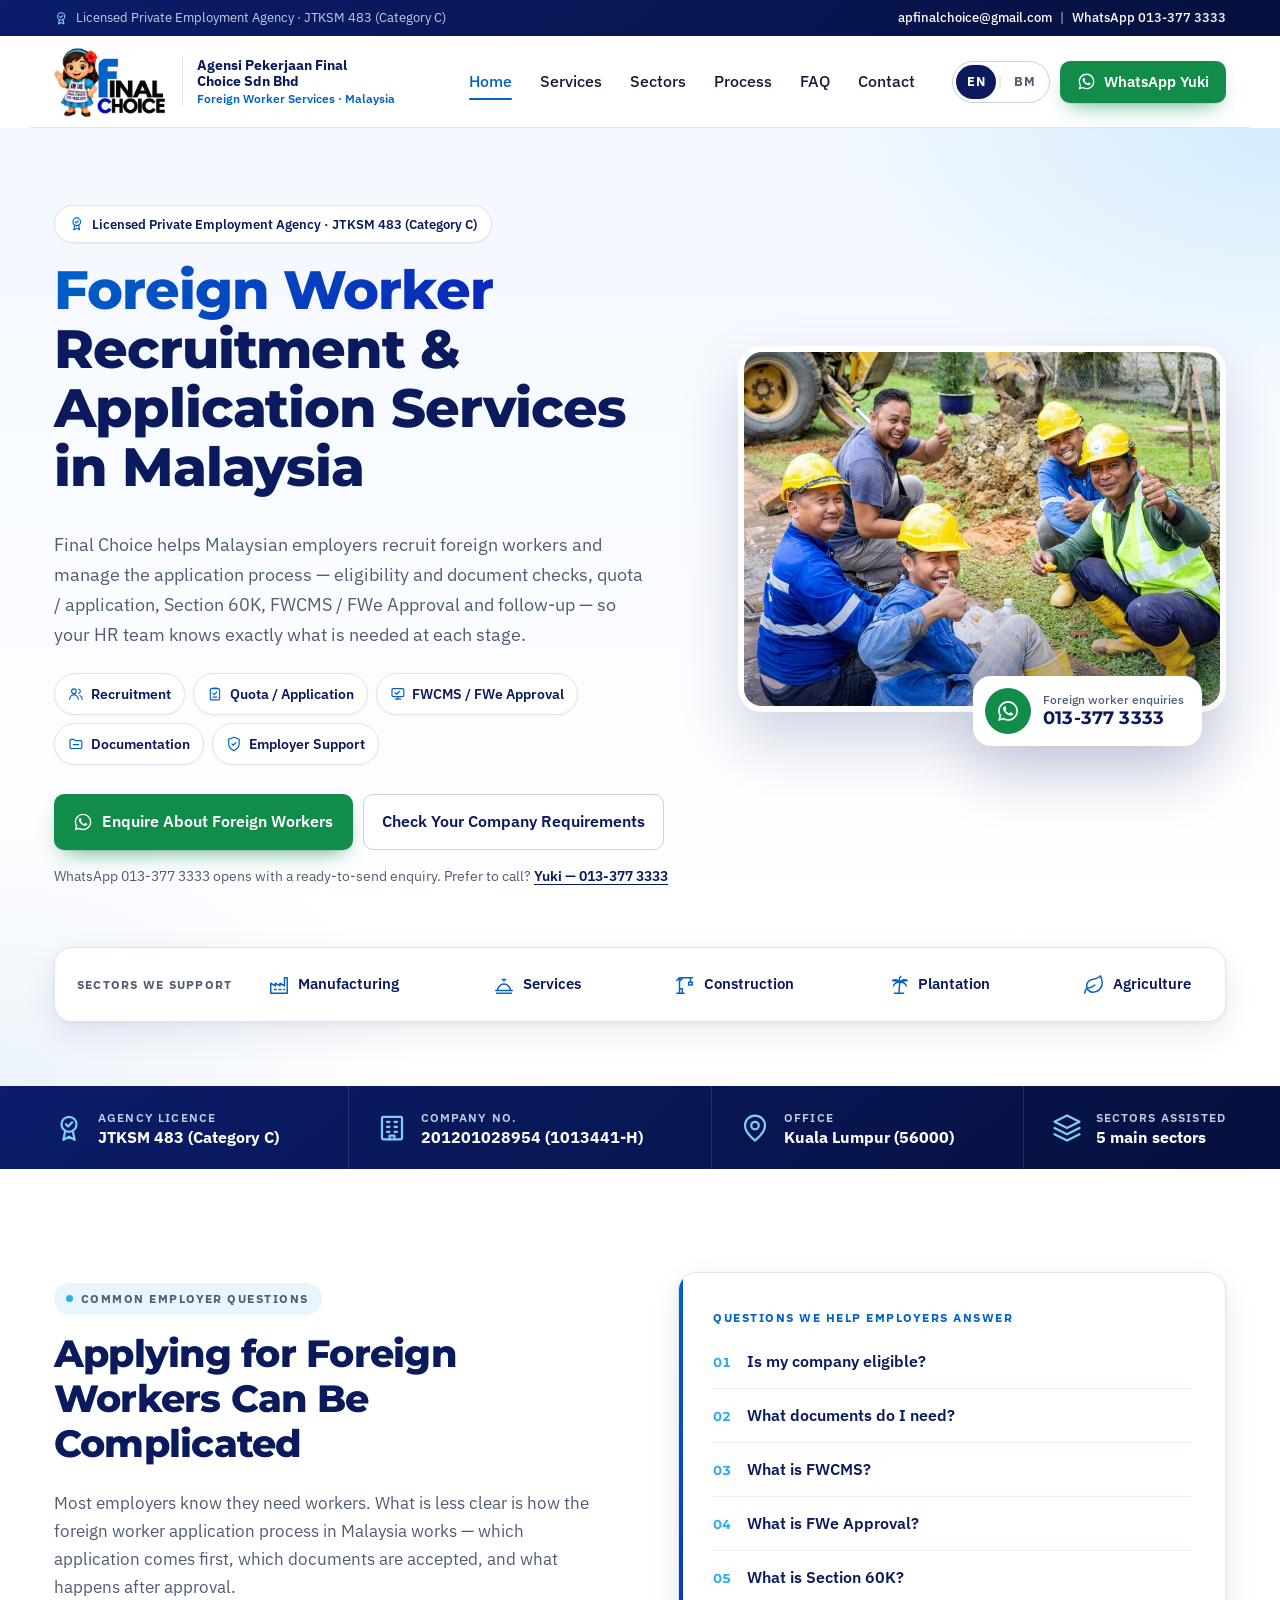
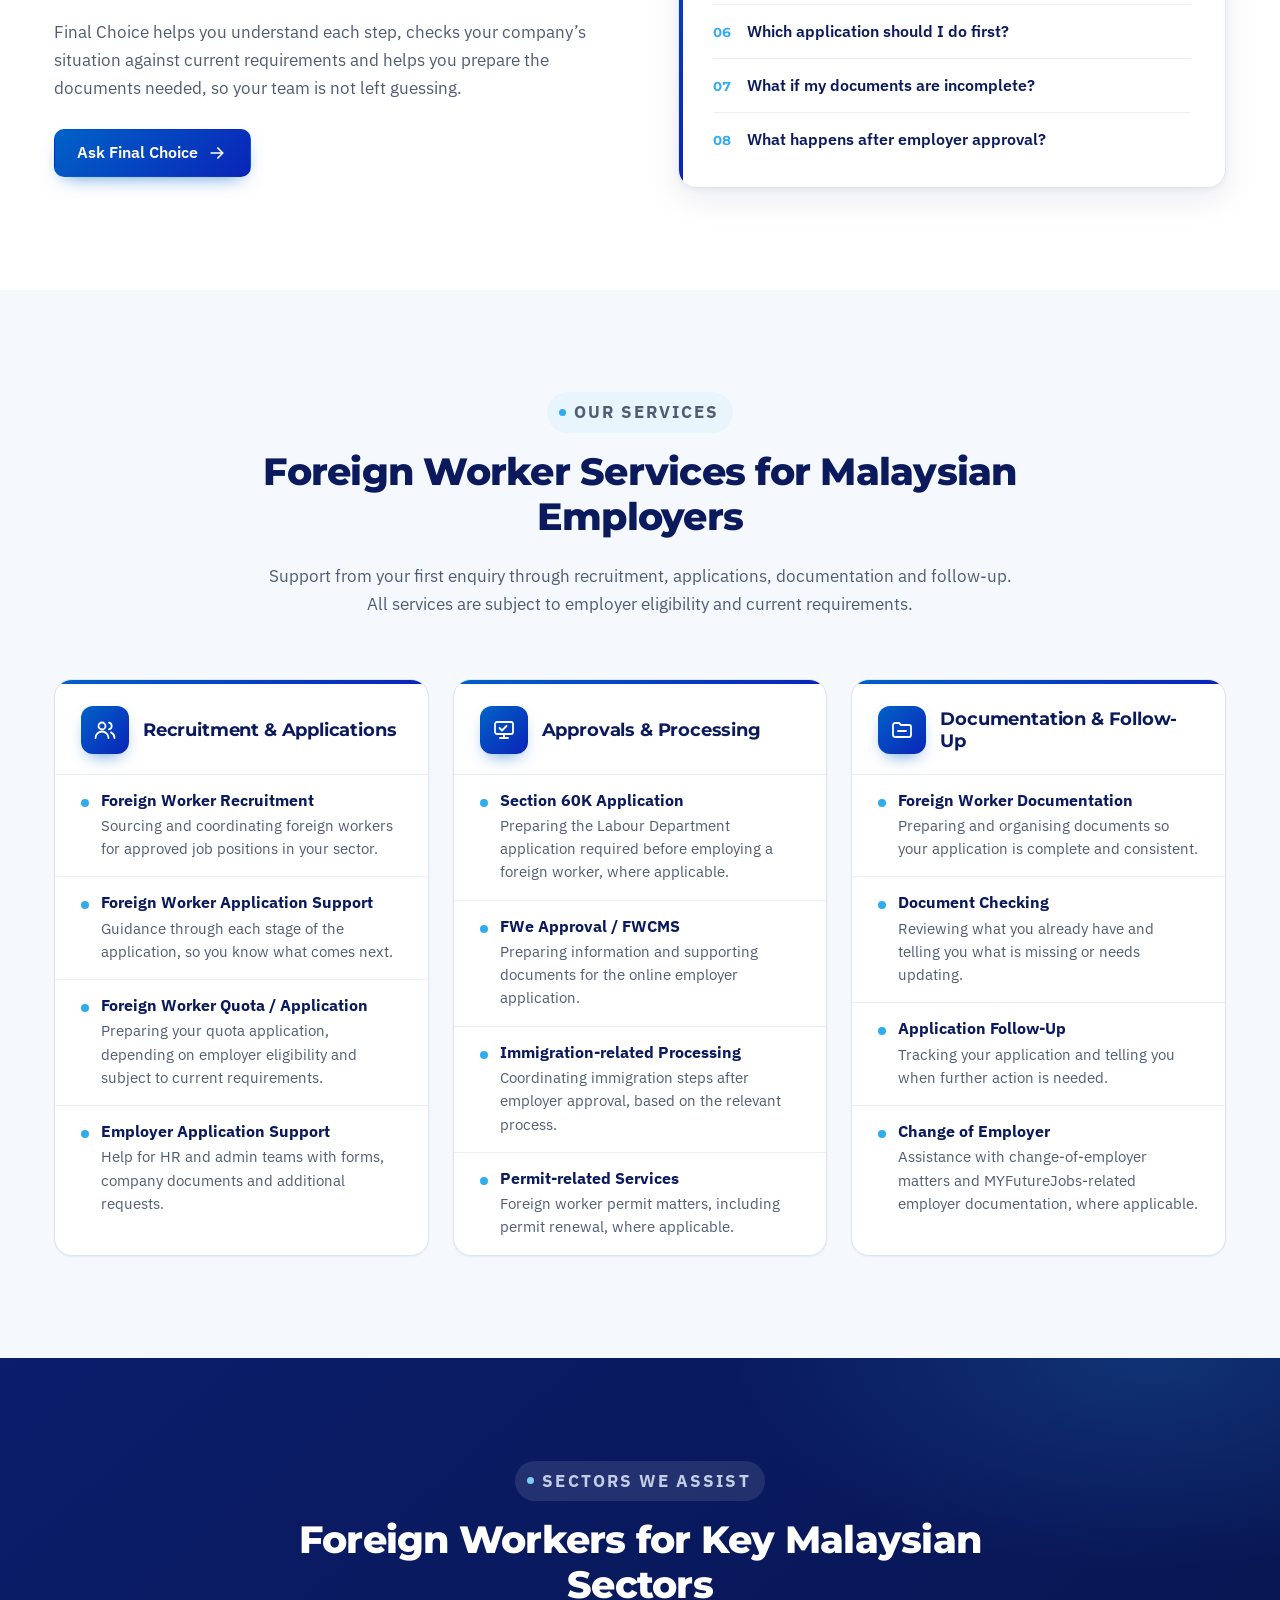
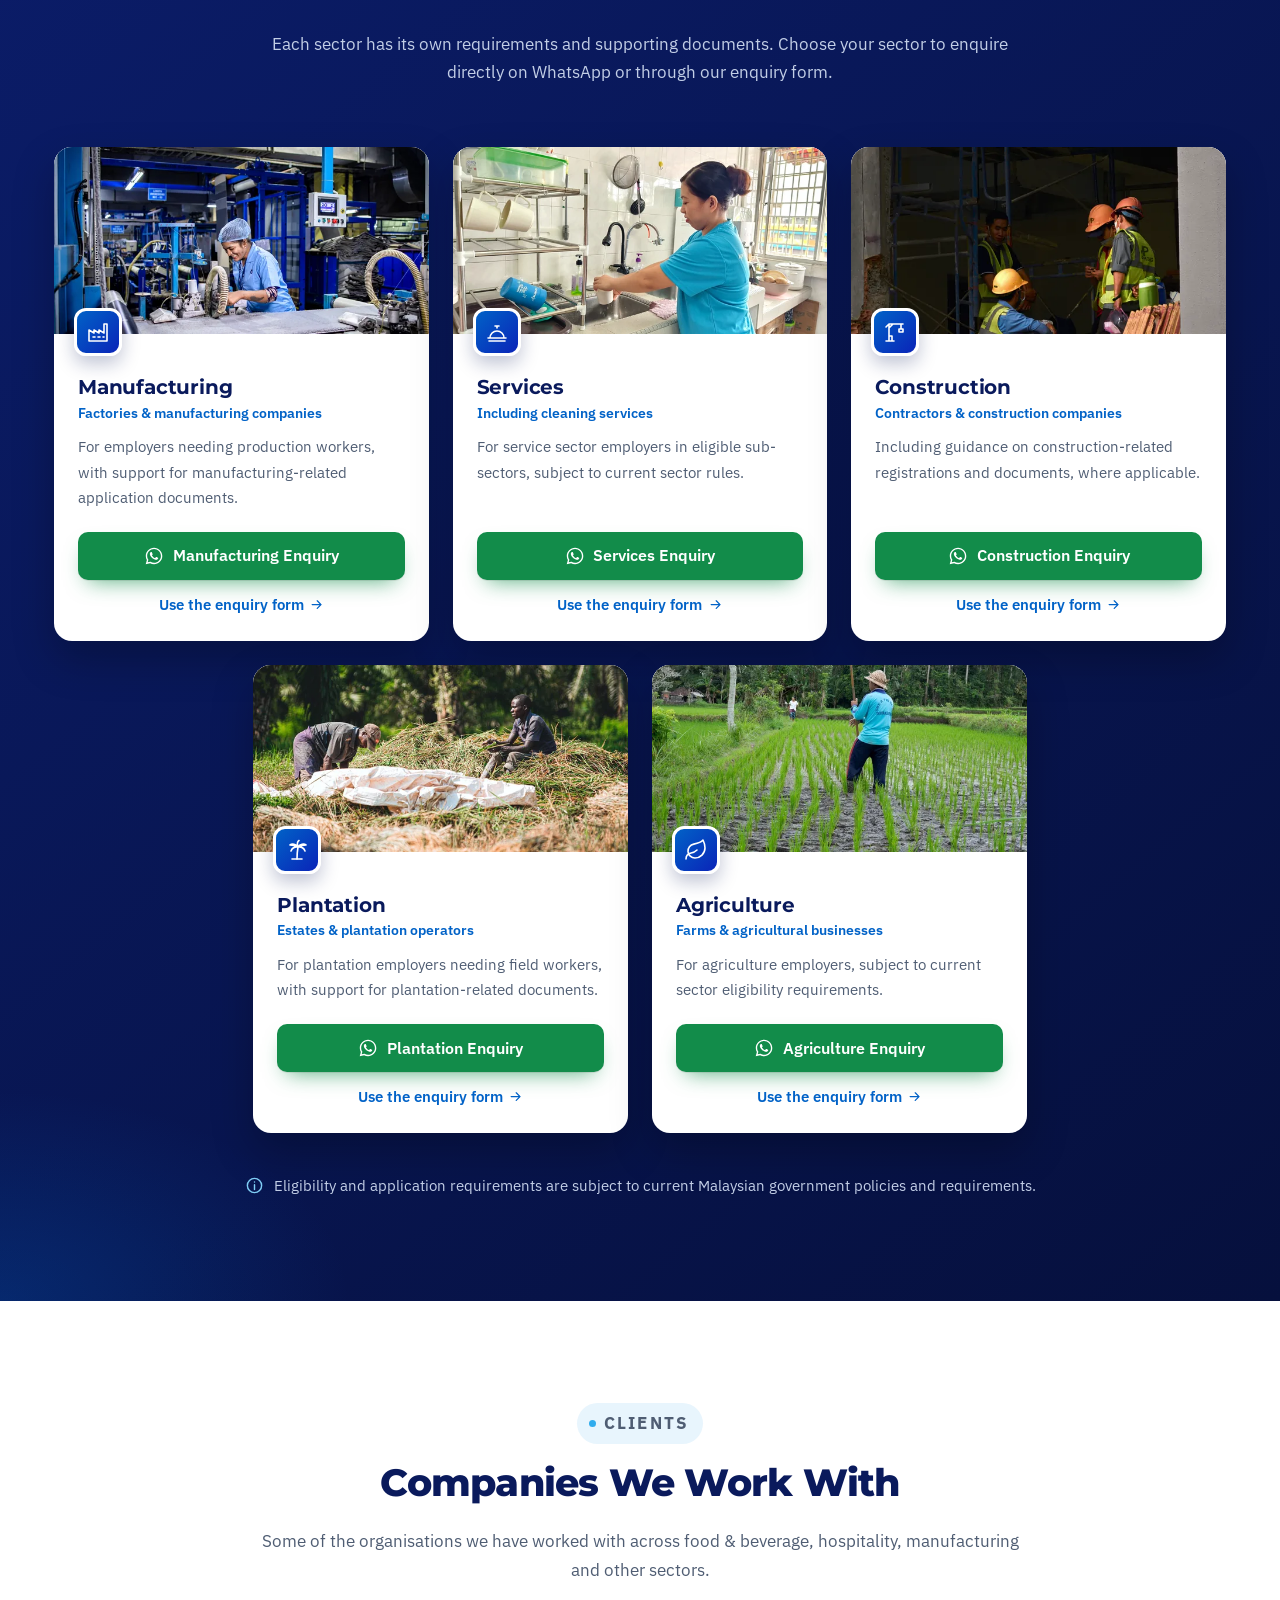
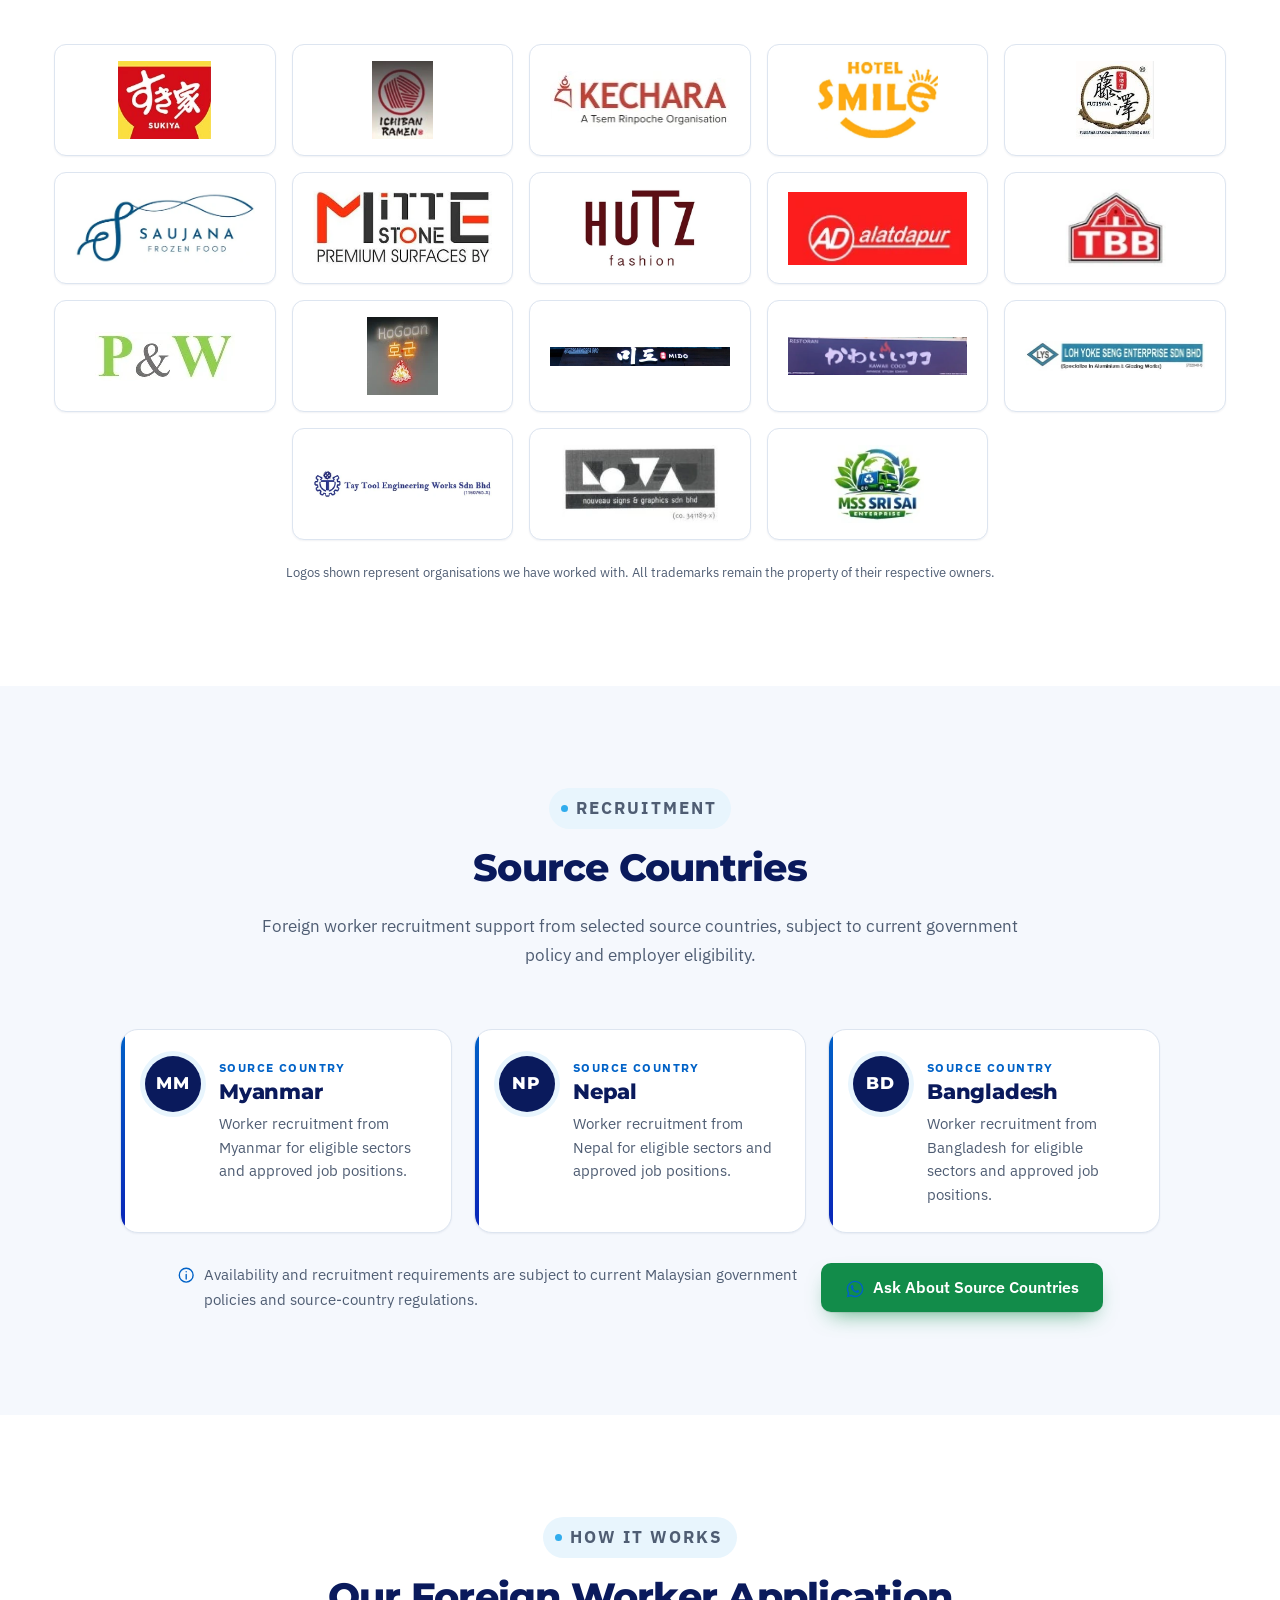
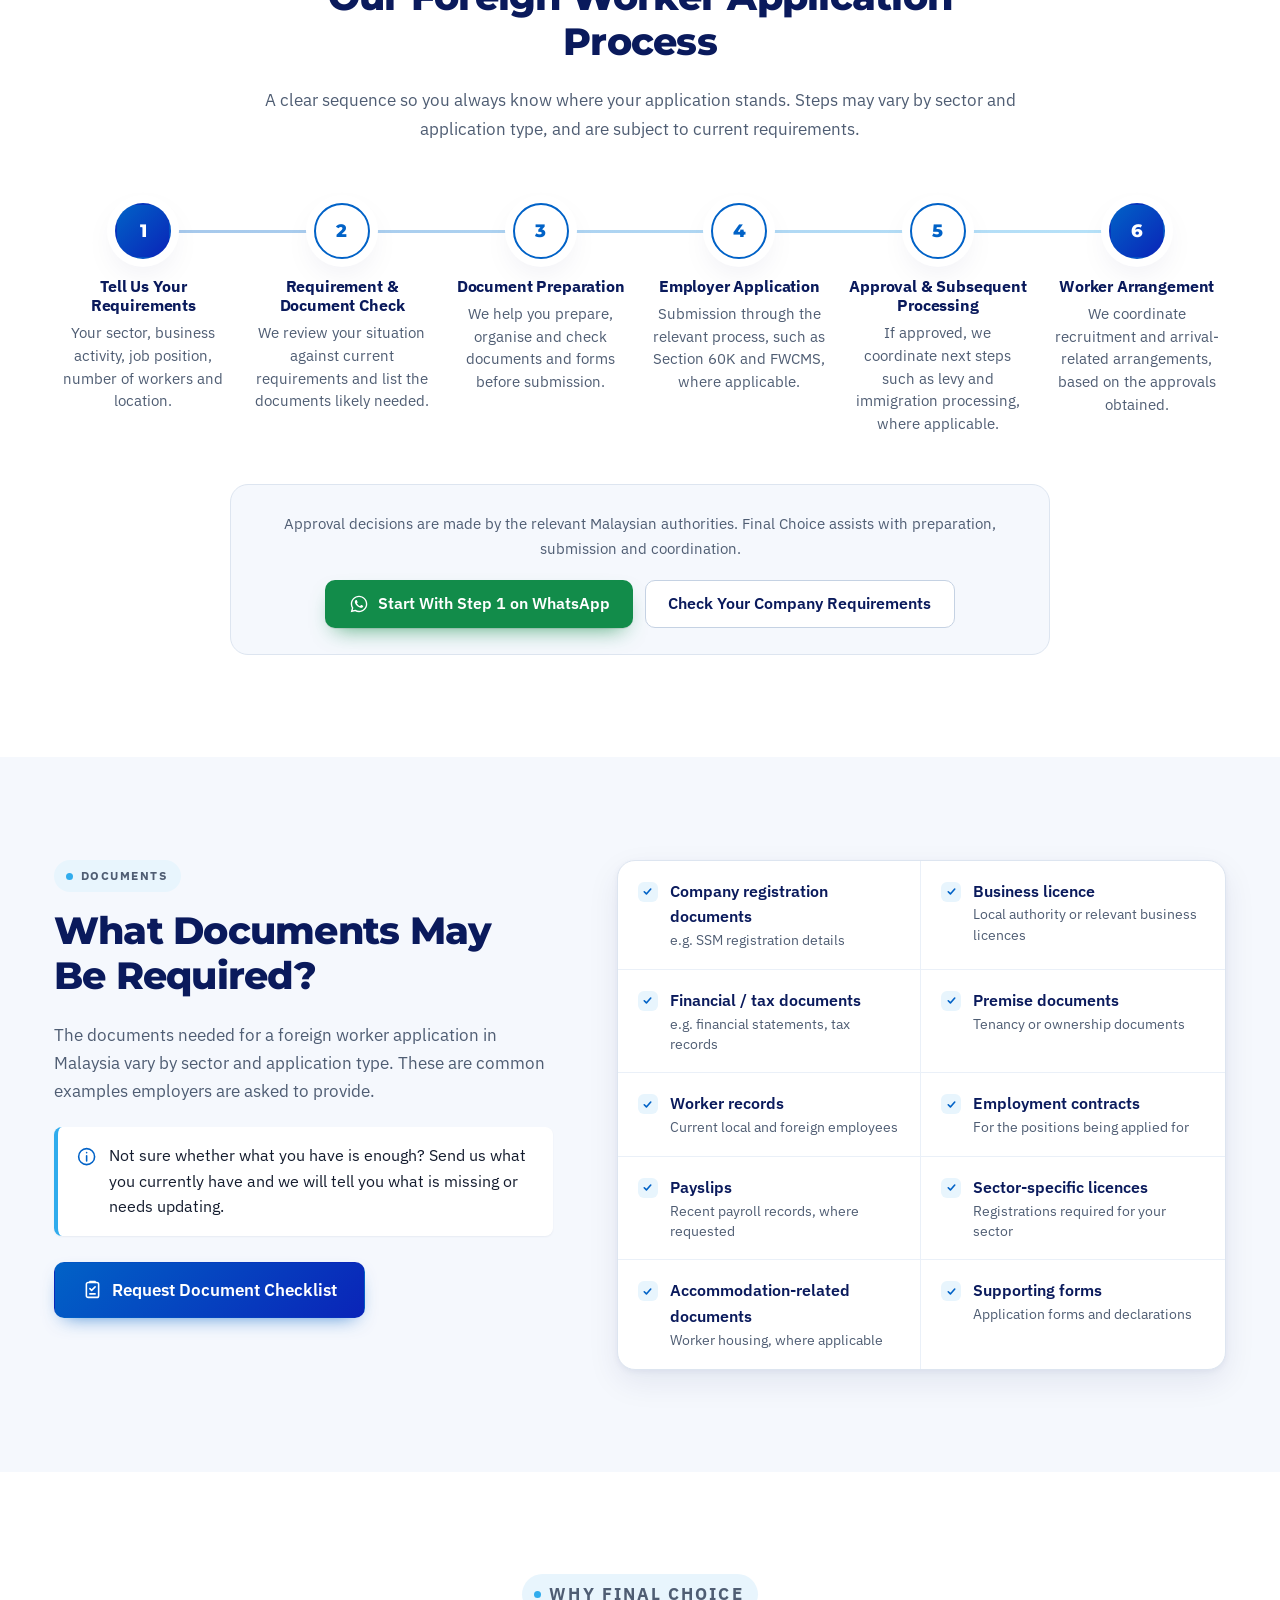
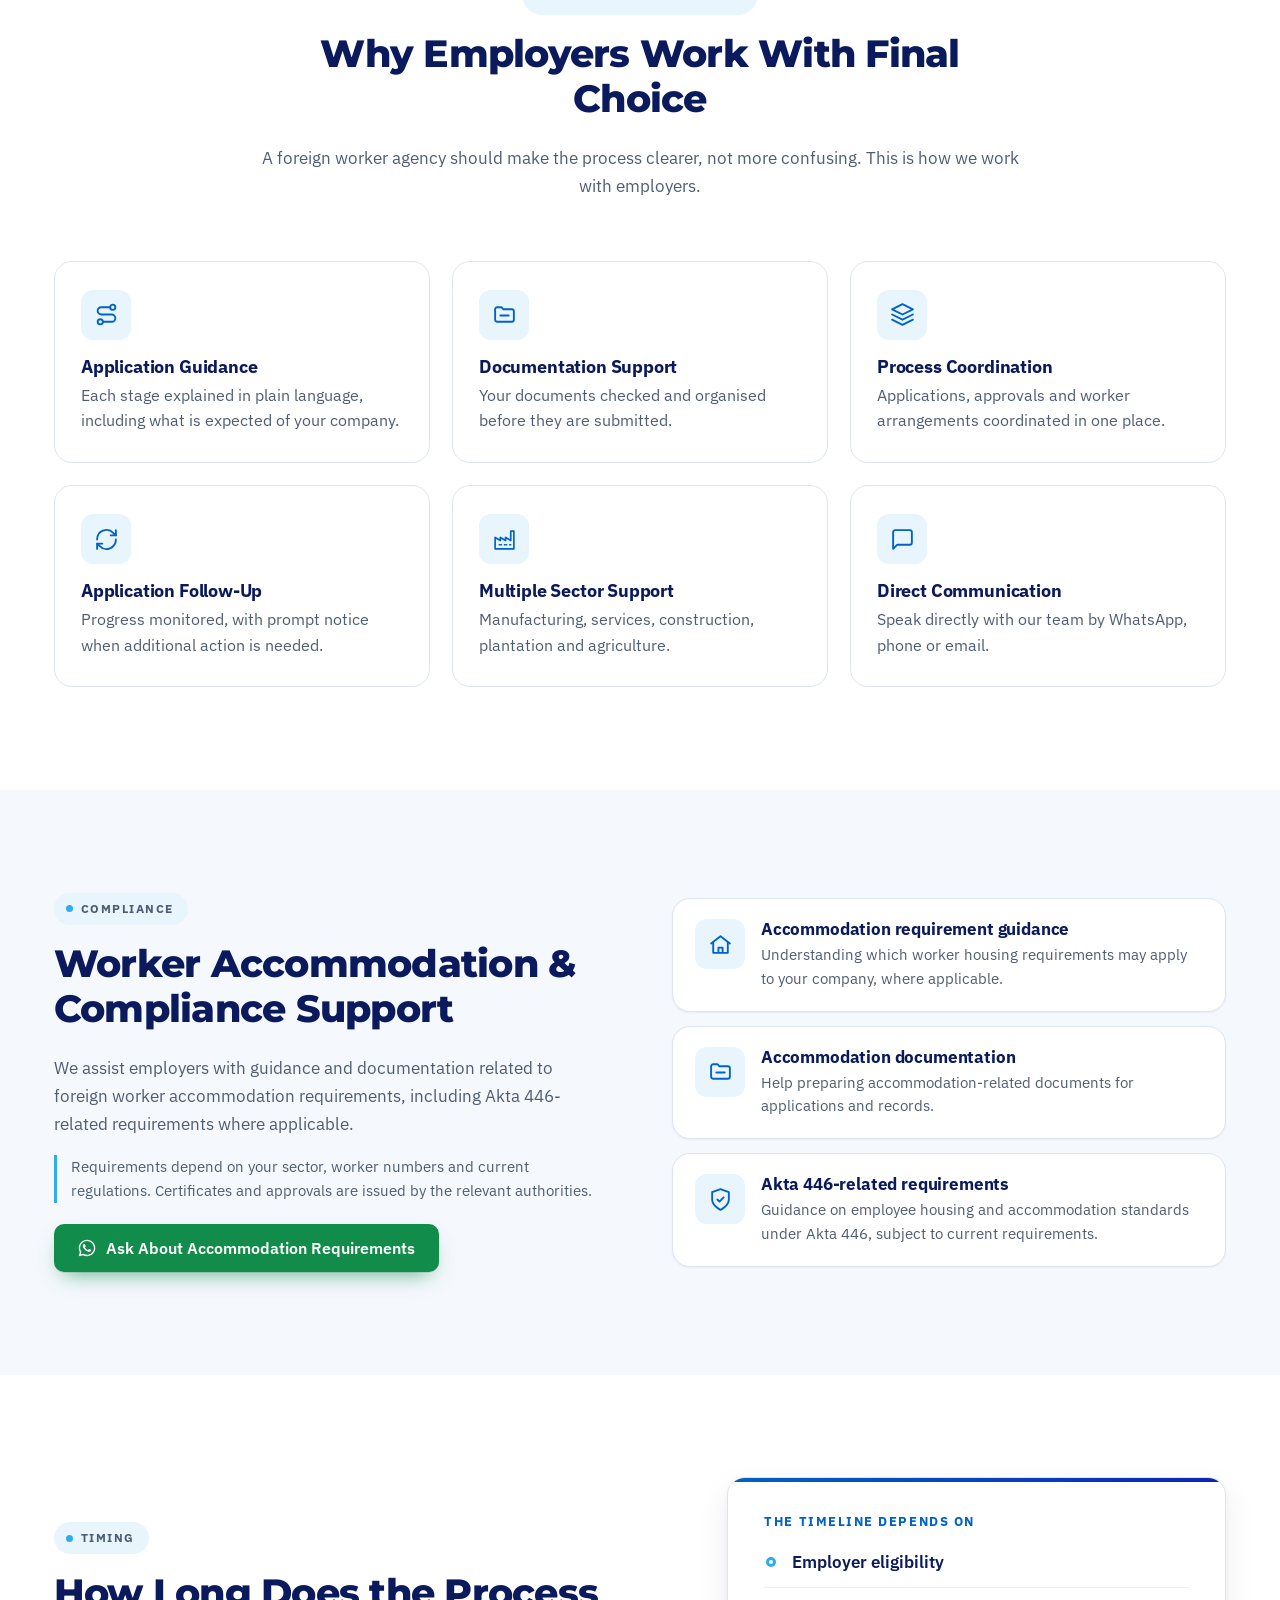
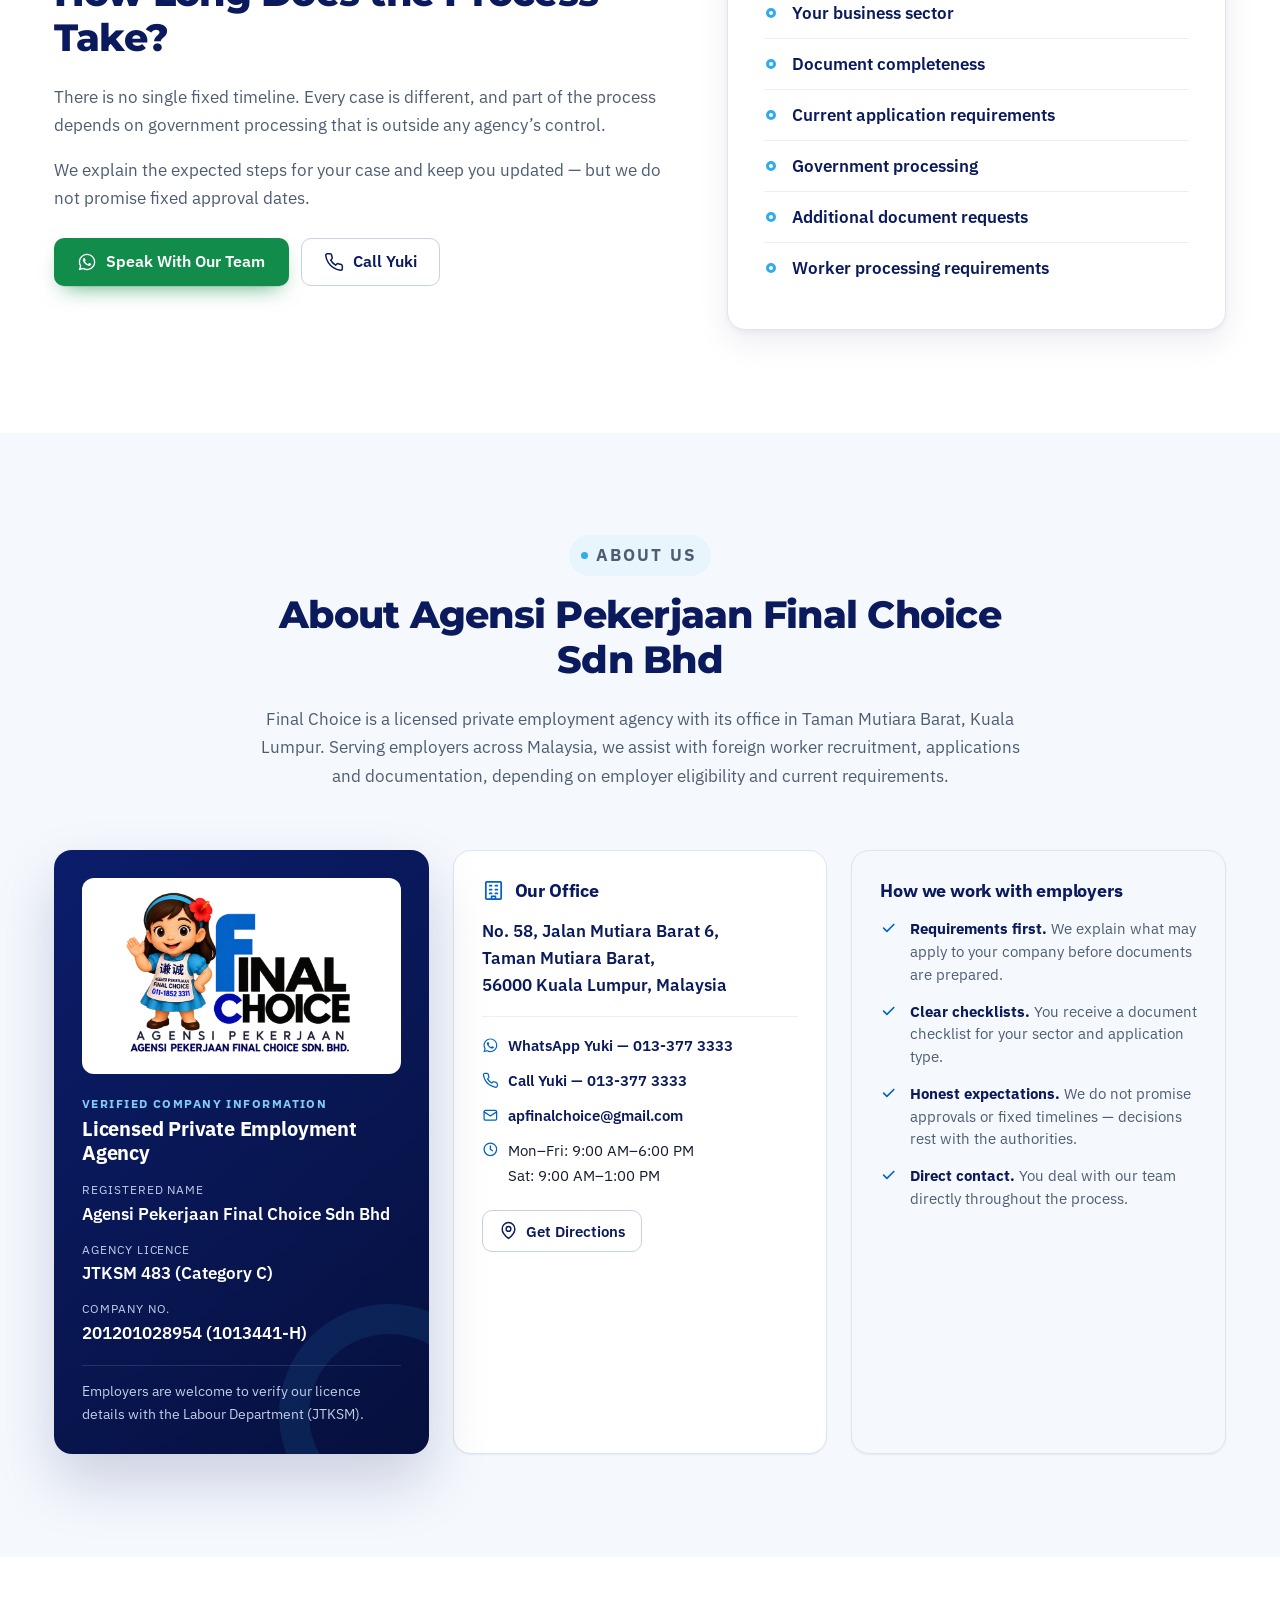
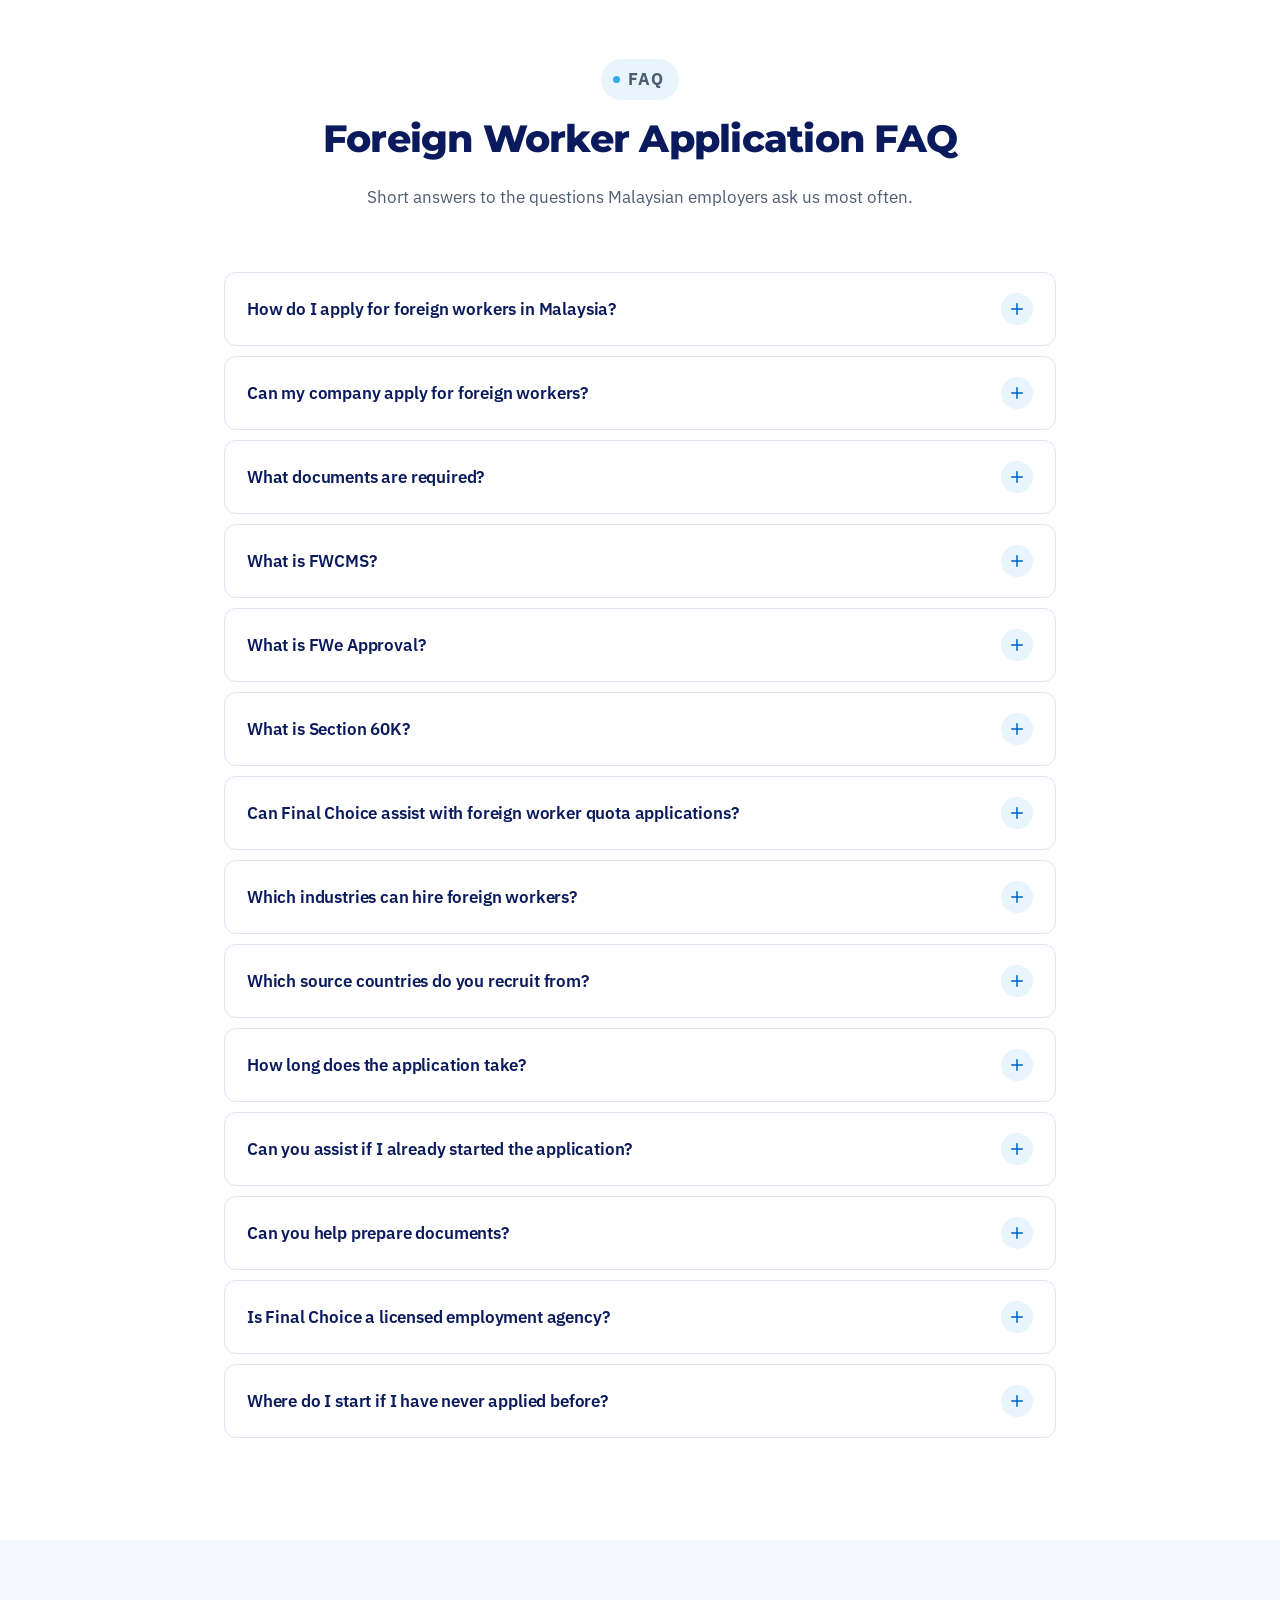
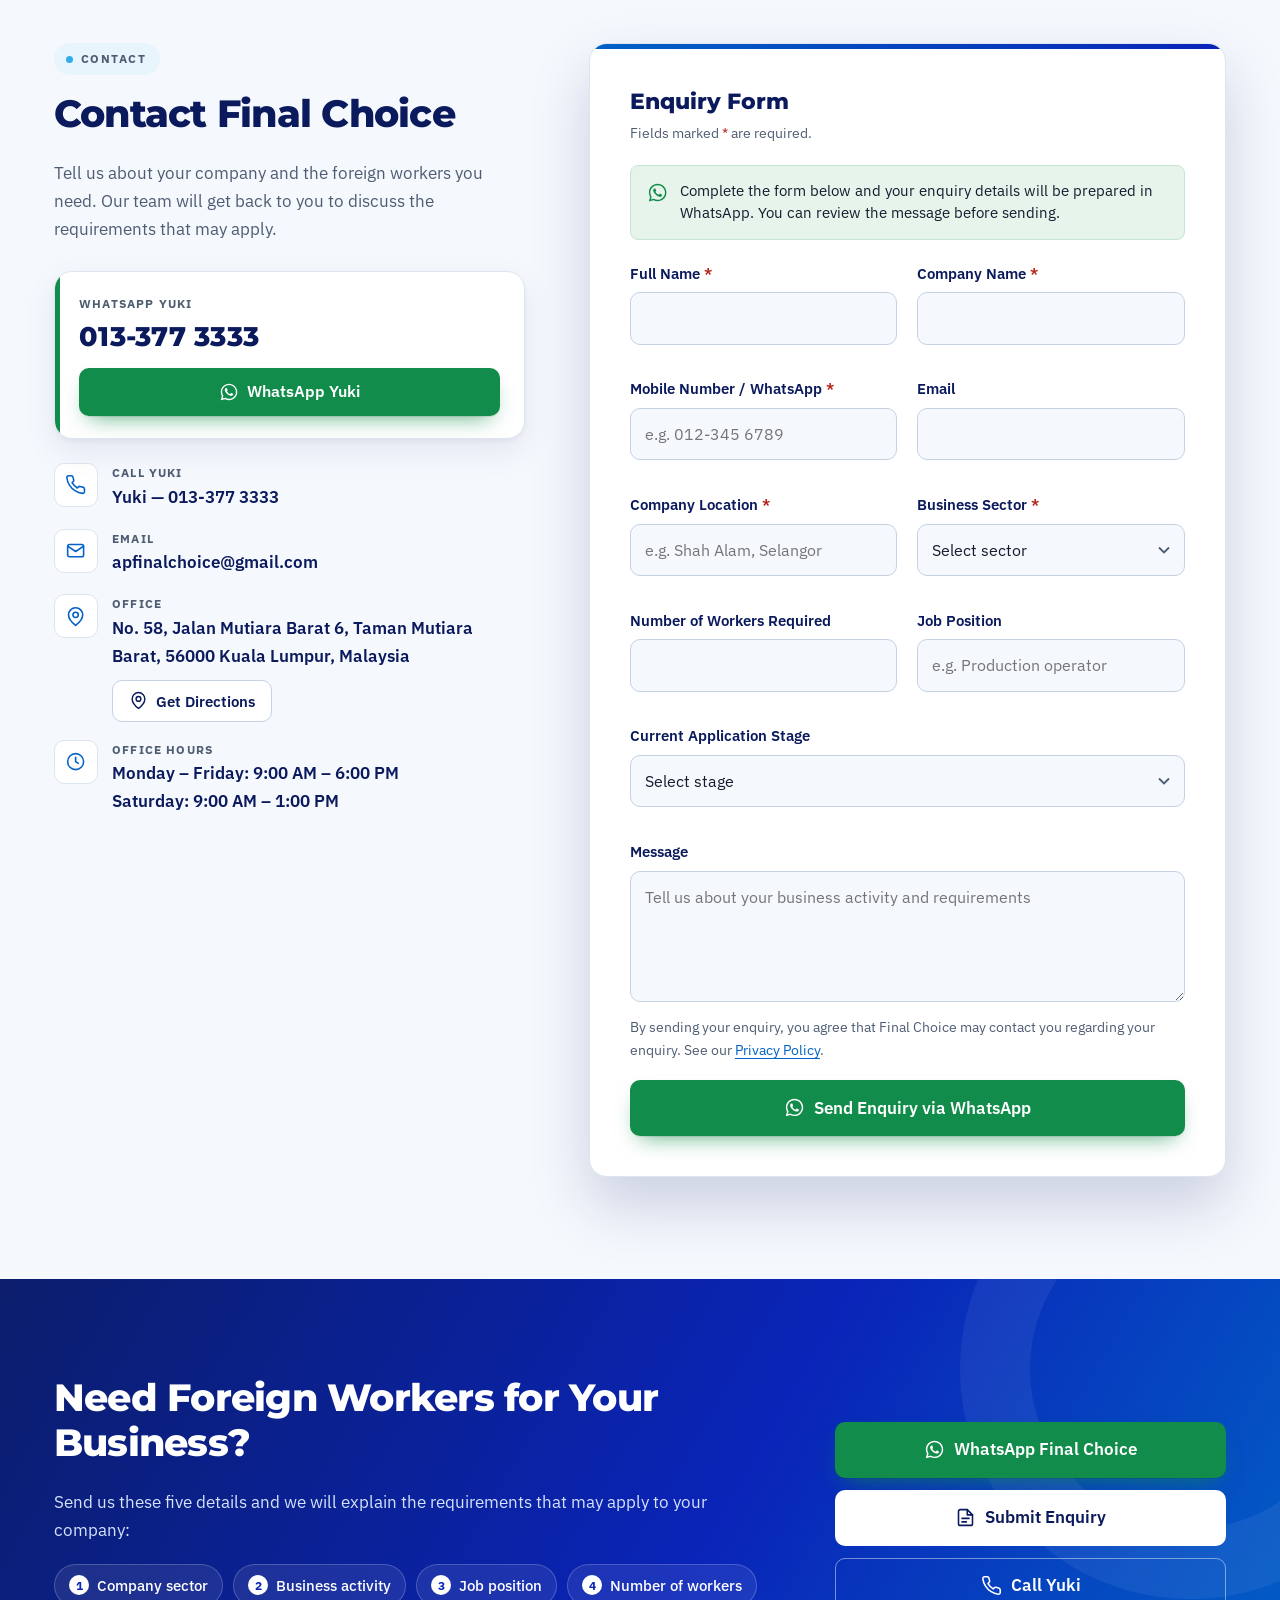
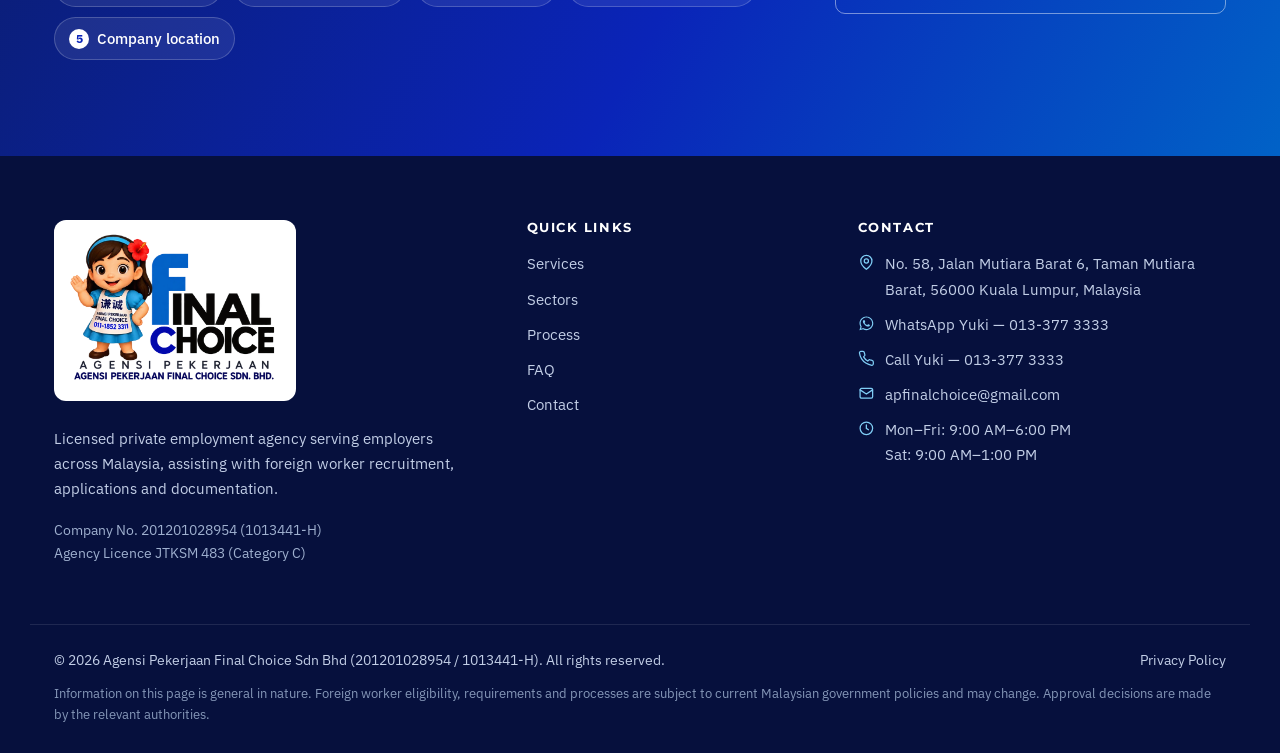
<file: index.html>
<!DOCTYPE html>
<html lang="en-MY" class="no-js">
<head>
  <meta charset="utf-8">
  <meta name="viewport" content="width=device-width, initial-scale=1">

  <!-- ============================================================
       SEO METADATA
       TEMPORARY TEST URL: https://yukisph88.github.io/final-choice-foreign-worker/
       is used below for the canonical, og:url, og:image, twitter:image and the
       JSON-LD URLs while the site is tested on GitHub Pages.

       [CANONICAL_DOMAIN] — when the final company domain is connected, replace
       EVERY "https://yukisph88.github.io/final-choice-foreign-worker/" in this
       file (and in robots.txt + sitemap.xml) with "https://[CANONICAL_DOMAIN]/".
       Search for: yukisph88.github.io
       LANGUAGES: this is the English page. The Bahasa Melayu page is ms/index.html.
       Both pages list each other with hreflang; keep them in sync when editing.
       ============================================================ -->
  <title>Foreign Worker Agency Malaysia | Final Choice</title>
  <meta name="description" content="Looking for foreign workers in Malaysia? Final Choice assists employers with recruitment, applications, FWCMS, documentation and foreign worker processing.">
  <meta name="robots" content="index, follow, max-image-preview:large">
  <link rel="canonical" href="https://yukisph88.github.io/final-choice-foreign-worker/"><!-- TEMPORARY: replace with https://[CANONICAL_DOMAIN]/ -->
  <link rel="alternate" hreflang="en" href="https://yukisph88.github.io/final-choice-foreign-worker/">
  <link rel="alternate" hreflang="ms" href="https://yukisph88.github.io/final-choice-foreign-worker/ms/">
  <link rel="alternate" hreflang="x-default" href="https://yukisph88.github.io/final-choice-foreign-worker/">
  <meta name="theme-color" content="#0a1a5c">
  <meta name="format-detection" content="telephone=no">

  <!-- Google Search Console verification (HTML tag method) — paste your tag here:
  <meta name="google-site-verification" content="[GSC_VERIFICATION_CODE]">
  -->

  <!-- Open Graph -->
  <meta property="og:type" content="website">
  <meta property="og:locale" content="en_MY">
  <meta property="og:locale:alternate" content="ms_MY">
  <meta property="og:site_name" content="Final Choice">
  <meta property="og:title" content="Foreign Worker Recruitment & Application Services in Malaysia | Final Choice">
  <meta property="og:description" content="Licensed private employment agency serving employers across Malaysia, helping with foreign worker recruitment, Section 60K, FWCMS/FWe Approval and documentation.">
  <meta property="og:url" content="https://yukisph88.github.io/final-choice-foreign-worker/">
  <meta property="og:image" content="https://yukisph88.github.io/final-choice-foreign-worker/assets/images/og-image.jpg">
  <meta property="og:image:width" content="1200">
  <meta property="og:image:height" content="630">
  <meta property="og:image:alt" content="Final Choice – Foreign worker recruitment and application services in Malaysia">

  <!-- Twitter / X card -->
  <meta name="twitter:card" content="summary_large_image">
  <meta name="twitter:title" content="Foreign Worker Agency Malaysia | Final Choice">
  <meta name="twitter:description" content="Recruitment, applications, FWCMS, documentation and foreign worker processing support for Malaysian employers.">
  <meta name="twitter:image" content="https://yukisph88.github.io/final-choice-foreign-worker/assets/images/og-image.jpg">

  <link rel="icon" href="assets/favicon/favicon-48.png" type="image/png" sizes="48x48">
  <link rel="icon" href="assets/favicon/icon-192.png" type="image/png" sizes="192x192">
  <link rel="apple-touch-icon" href="assets/favicon/apple-touch-icon.png">

  <link rel="preconnect" href="https://fonts.googleapis.com">
  <link rel="preconnect" href="https://fonts.gstatic.com" crossorigin>
  <link href="https://fonts.googleapis.com/css2?family=IBM+Plex+Sans:wght@400;500;600;700&family=Montserrat:wght@600;700;800&display=swap" rel="stylesheet">

  <link rel="preload" as="image" href="assets/images/logo-final-choice-mark.webp" type="image/webp">
  <link rel="stylesheet" href="styles.css">
  <script>document.documentElement.classList.replace('no-js','js');</script>

  <!-- ============================================================
       ANALYTICS PLACEHOLDERS (uncomment after you have real IDs)
       The site works normally while these stay commented out.
       Click events are already pushed to window.dataLayer by script.js:
       whatsapp_click, phone_click (contact: yuki),
       form_whatsapp_handoff, sector_enquiry, checklist_click, email_click.
       ============================================================
  >>> GOOGLE ANALYTICS 4 — paste your Measurement ID in BOTH places below
      (replace G-XXXXXXXXXX), then remove the comment markers around this block:
  <script async src="https://www.googletagmanager.com/gtag/js?id=G-XXXXXXXXXX"></script>
  <script>
    window.dataLayer = window.dataLayer || [];
    function gtag(){dataLayer.push(arguments);}
    gtag('js', new Date());
    gtag('config', 'G-XXXXXXXXXX');
  </script>

  Meta Pixel (only if required) — replace [PIXEL_ID]:
  <script>
    !function(f,b,e,v,n,t,s){if(f.fbq)return;n=f.fbq=function(){n.callMethod?
    n.callMethod.apply(n,arguments):n.queue.push(arguments)};if(!f._fbq)f._fbq=n;
    n.push=n;n.loaded=!0;n.version='2.0';n.queue=[];t=b.createElement(e);t.async=!0;
    t.src=v;s=b.getElementsByTagName(e)[0];s.parentNode.insertBefore(t,s)}(window,
    document,'script','https://connect.facebook.net/en_US/fbevents.js');
    fbq('init', '[PIXEL_ID]'); fbq('track', 'PageView');
  </script>
  -->

  <!-- ============================================================
       STRUCTURED DATA (JSON-LD)
       URLs use the TEMPORARY GitHub Pages address — replace with
       https://[CANONICAL_DOMAIN]/ when the final domain is live.
       When you have social profiles, add:  "sameAs": ["https://facebook.com/...", ...]
       ============================================================ -->
  <script type="application/ld+json">
  {
    "@context": "https://schema.org",
    "@graph": [
      {
        "@type": "EmploymentAgency",
        "@id": "https://yukisph88.github.io/final-choice-foreign-worker/#organization",
        "name": "Agensi Pekerjaan Final Choice Sdn Bhd",
        "alternateName": "Final Choice",
        "legalName": "Agensi Pekerjaan Final Choice Sdn Bhd",
        "identifier": [
          {
            "@type": "PropertyValue",
            "propertyID": "SSM Company Registration No.",
            "value": "201201028954 (1013441-H)"
          },
          {
            "@type": "PropertyValue",
            "propertyID": "JTKSM Private Employment Agency Licence",
            "value": "JTKSM 483 (Category C)"
          }
        ],
        "url": "https://yukisph88.github.io/final-choice-foreign-worker/",
        "logo": "https://yukisph88.github.io/final-choice-foreign-worker/assets/images/logo-final-choice.png",
        "image": "https://yukisph88.github.io/final-choice-foreign-worker/assets/images/og-image.jpg",
        "description": "Licensed private employment agency serving employers across Malaysia, assisting with foreign worker recruitment, applications, documentation and related employer support services.",
        "telephone": "+60133773333",
        "email": "apfinalchoice@gmail.com",
        "contactPoint": {
          "@type": "ContactPoint",
          "name": "Yuki",
          "telephone": "+60133773333",
          "contactType": "customer service",
          "areaServed": "MY",
          "availableLanguage": [
            "English",
            "Malay"
          ]
        },
        "address": {
          "@type": "PostalAddress",
          "streetAddress": "No. 58, Jalan Mutiara Barat 6, Taman Mutiara Barat",
          "addressLocality": "Kuala Lumpur",
          "addressRegion": "Wilayah Persekutuan Kuala Lumpur",
          "postalCode": "56000",
          "addressCountry": "MY"
        },
        "hasMap": "https://www.google.com/maps/search/?api=1&query=No.+58+Jalan+Mutiara+Barat+6+Taman+Mutiara+Barat+56000+Kuala+Lumpur",
        "openingHoursSpecification": [
          {
            "@type": "OpeningHoursSpecification",
            "dayOfWeek": [
              "Monday",
              "Tuesday",
              "Wednesday",
              "Thursday",
              "Friday"
            ],
            "opens": "09:00",
            "closes": "18:00"
          },
          {
            "@type": "OpeningHoursSpecification",
            "dayOfWeek": "Saturday",
            "opens": "09:00",
            "closes": "13:00"
          }
        ],
        "areaServed": {
          "@type": "Country",
          "name": "Malaysia"
        },
        "knowsLanguage": [
          "en",
          "ms"
        ]
      },
      {
        "@type": "WebPage",
        "@id": "https://yukisph88.github.io/final-choice-foreign-worker/#webpage",
        "url": "https://yukisph88.github.io/final-choice-foreign-worker/",
        "name": "Foreign Worker Agency Malaysia | Final Choice",
        "description": "Looking for foreign workers in Malaysia? Final Choice assists employers with recruitment, applications, FWCMS, documentation and foreign worker processing.",
        "inLanguage": "en-MY",
        "about": {
          "@id": "https://yukisph88.github.io/final-choice-foreign-worker/#organization"
        },
        "publisher": {
          "@id": "https://yukisph88.github.io/final-choice-foreign-worker/#organization"
        }
      },
      {
        "@type": "Service",
        "name": "Foreign Worker Recruitment & Application Services",
        "serviceType": "Foreign worker recruitment and application support",
        "provider": {
          "@id": "https://yukisph88.github.io/final-choice-foreign-worker/#organization"
        },
        "areaServed": {
          "@type": "Country",
          "name": "Malaysia"
        },
        "audience": {
          "@type": "BusinessAudience",
          "name": "Malaysian employers"
        },
        "hasOfferCatalog": {
          "@type": "OfferCatalog",
          "name": "Foreign worker services",
          "itemListElement": [
            {
              "@type": "Offer",
              "itemOffered": {
                "@type": "Service",
                "name": "Foreign Worker Recruitment"
              }
            },
            {
              "@type": "Offer",
              "itemOffered": {
                "@type": "Service",
                "name": "Foreign Worker Application Support"
              }
            },
            {
              "@type": "Offer",
              "itemOffered": {
                "@type": "Service",
                "name": "Foreign Worker Quota Application Assistance"
              }
            },
            {
              "@type": "Offer",
              "itemOffered": {
                "@type": "Service",
                "name": "FWe Approval / FWCMS Application Assistance"
              }
            },
            {
              "@type": "Offer",
              "itemOffered": {
                "@type": "Service",
                "name": "Section 60K Application Support"
              }
            },
            {
              "@type": "Offer",
              "itemOffered": {
                "@type": "Service",
                "name": "Foreign Worker Documentation"
              }
            },
            {
              "@type": "Offer",
              "itemOffered": {
                "@type": "Service",
                "name": "Foreign Worker Permit Renewal"
              }
            },
            {
              "@type": "Offer",
              "itemOffered": {
                "@type": "Service",
                "name": "Foreign Worker Recruitment from Myanmar, Nepal and Bangladesh"
              }
            },
            {
              "@type": "Offer",
              "itemOffered": {
                "@type": "Service",
                "name": "Worker Accommodation & Compliance Guidance"
              }
            }
          ]
        }
      },
      {
        "@type": "FAQPage",
        "@id": "https://yukisph88.github.io/final-choice-foreign-worker/#faq",
        "mainEntity": [
          {
            "@type": "Question",
            "name": "How do I apply for foreign workers in Malaysia?",
            "acceptedAnswer": {
              "@type": "Answer",
              "text": "Generally, employers first confirm eligibility for their sector, prepare company documents and complete the required employer applications, which may include Section 60K and FWCMS or FWe Approval-related steps, before worker recruitment and immigration processing. The exact steps depend on current government requirements. Final Choice can guide you through each stage."
            }
          },
          {
            "@type": "Question",
            "name": "Can my company apply for foreign workers?",
            "acceptedAnswer": {
              "@type": "Answer",
              "text": "It depends on your sector, business activity, company documents and current Malaysian government policies. Send us your company details and we will help you check which requirements may apply."
            }
          },
          {
            "@type": "Question",
            "name": "What documents are required?",
            "acceptedAnswer": {
              "@type": "Answer",
              "text": "Common documents include company registration documents, business licences, financial or tax documents, premise documents, worker records and sector-specific licences. Requirements vary by sector and application type, so ask us for a checklist for your company."
            }
          },
          {
            "@type": "Question",
            "name": "What is FWCMS?",
            "acceptedAnswer": {
              "@type": "Answer",
              "text": "FWCMS (Foreign Workers Centralized Management System) is an online system used for certain foreign worker-related applications and processing in Malaysia. Final Choice assists employers with preparing the information and documents needed for these submissions."
            }
          },
          {
            "@type": "Question",
            "name": "What is FWe Approval?",
            "acceptedAnswer": {
              "@type": "Answer",
              "text": "FWe Approval is an employer approval stage within the current foreign worker application process. Because procedures and requirements can change, we check the current process with you before preparing your documents."
            }
          },
          {
            "@type": "Question",
            "name": "What is Section 60K?",
            "acceptedAnswer": {
              "@type": "Answer",
              "text": "Section 60K of the Employment Act 1955 generally requires employers to obtain approval from the Labour Department before employing a foreign worker. Final Choice helps employers prepare this application and its supporting documents, where applicable."
            }
          },
          {
            "@type": "Question",
            "name": "Can Final Choice assist with foreign worker quota applications?",
            "acceptedAnswer": {
              "@type": "Answer",
              "text": "Yes. We assist employers with foreign worker quota applications, including document preparation and follow-up, subject to employer eligibility and current requirements. Approval decisions are made by the relevant authorities."
            }
          },
          {
            "@type": "Question",
            "name": "Which industries can hire foreign workers?",
            "acceptedAnswer": {
              "@type": "Answer",
              "text": "Foreign workers may generally be employed in approved sectors such as manufacturing, services, construction, plantation and agriculture. Eligible sub-sectors and job positions are subject to current Malaysian government policies."
            }
          },
          {
            "@type": "Question",
            "name": "Which source countries do you recruit from?",
            "acceptedAnswer": {
              "@type": "Answer",
              "text": "We currently support foreign worker recruitment from Myanmar, Nepal and Bangladesh, subject to current Malaysian government policies, source-country regulations and employer eligibility."
            }
          },
          {
            "@type": "Question",
            "name": "How long does the application take?",
            "acceptedAnswer": {
              "@type": "Answer",
              "text": "There is no single fixed timeline. It depends on employer eligibility, sector, document completeness, government processing and any additional requests. We will explain the expected steps for your case, but processing times cannot be guaranteed."
            }
          },
          {
            "@type": "Question",
            "name": "Can you assist if I already started the application?",
            "acceptedAnswer": {
              "@type": "Answer",
              "text": "Yes. Tell us which stage your application is at and share what has been submitted. We will review it and advise on the next steps, where applicable."
            }
          },
          {
            "@type": "Question",
            "name": "Can you help prepare documents?",
            "acceptedAnswer": {
              "@type": "Answer",
              "text": "Yes. We help employers check, prepare and organise application documents and forms, and we let you know if anything is missing or needs correction."
            }
          },
          {
            "@type": "Question",
            "name": "Is Final Choice a licensed employment agency?",
            "acceptedAnswer": {
              "@type": "Answer",
              "text": "Yes. Agensi Pekerjaan Final Choice Sdn Bhd (201201028954 / 1013441-H) holds private employment agency licence JTKSM 483 (Category C). Our office is in Taman Mutiara Barat, Kuala Lumpur."
            }
          },
          {
            "@type": "Question",
            "name": "Where do I start if I have never applied before?",
            "acceptedAnswer": {
              "@type": "Answer",
              "text": "Start by sending us your company sector, business activity, job position, number of workers needed and company location. We will explain the likely requirements and the first steps for your company."
            }
          }
        ]
      }
    ]
  }
  </script>
</head>

<body>
  <!-- Icon sprite -->
  <svg xmlns="http://www.w3.org/2000/svg" style="display:none" aria-hidden="true">
    <symbol id="i-whatsapp" viewBox="0 0 24 24"><path fill="currentColor" d="M12.04 2C6.58 2 2.13 6.45 2.13 11.91c0 1.75.46 3.45 1.32 4.95L2.05 22l5.25-1.38a9.9 9.9 0 0 0 4.74 1.21c5.46 0 9.91-4.45 9.91-9.91S17.5 2 12.04 2Zm0 18.15a8.2 8.2 0 0 1-4.19-1.15l-.3-.18-3.12.82.83-3.04-.2-.31a8.2 8.2 0 0 1-1.26-4.38c0-4.54 3.7-8.24 8.25-8.24 4.54 0 8.24 3.7 8.24 8.24 0 4.55-3.7 8.24-8.25 8.24Zm4.52-6.16c-.25-.12-1.47-.72-1.69-.81-.23-.08-.39-.12-.56.12-.17.25-.64.81-.78.97-.14.17-.29.19-.54.06-.25-.12-1.05-.39-1.99-1.23-.74-.66-1.23-1.47-1.38-1.72-.14-.25-.02-.38.11-.51.11-.11.25-.29.37-.43.13-.15.17-.25.25-.42.08-.17.04-.31-.02-.43-.06-.13-.56-1.34-.76-1.84-.2-.48-.41-.42-.56-.43h-.48c-.17 0-.43.06-.66.31-.22.25-.86.85-.86 2.07 0 1.22.89 2.4 1.01 2.56.12.17 1.75 2.67 4.23 3.74.59.26 1.05.41 1.41.52.59.19 1.13.16 1.56.1.48-.07 1.47-.6 1.67-1.18.21-.58.21-1.07.14-1.18-.06-.1-.22-.16-.47-.28Z"/></symbol>
    <symbol id="i-phone" viewBox="0 0 24 24"><path fill="none" stroke="currentColor" stroke-width="1.8" stroke-linecap="round" stroke-linejoin="round" d="M22 16.9v3a2 2 0 0 1-2.2 2 19.8 19.8 0 0 1-8.6-3.1 19.5 19.5 0 0 1-6-6A19.8 19.8 0 0 1 2.1 4.2 2 2 0 0 1 4.1 2h3a2 2 0 0 1 2 1.7c.1.9.4 1.8.7 2.7a2 2 0 0 1-.5 2.1L8 9.8a16 16 0 0 0 6 6l1.3-1.3a2 2 0 0 1 2.1-.4c.9.3 1.8.6 2.7.7a2 2 0 0 1 1.7 2Z"/></symbol>
    <symbol id="i-mail" viewBox="0 0 24 24"><g fill="none" stroke="currentColor" stroke-width="1.8" stroke-linecap="round" stroke-linejoin="round"><rect x="3" y="5" width="18" height="14" rx="2"/><path d="m3 7 9 6 9-6"/></g></symbol>
    <symbol id="i-pin" viewBox="0 0 24 24"><g fill="none" stroke="currentColor" stroke-width="1.8" stroke-linecap="round" stroke-linejoin="round"><path d="M20 10c0 6-8 12-8 12s-8-6-8-12a8 8 0 0 1 16 0Z"/><circle cx="12" cy="10" r="3"/></g></symbol>
    <symbol id="i-clock" viewBox="0 0 24 24"><g fill="none" stroke="currentColor" stroke-width="1.8" stroke-linecap="round"><circle cx="12" cy="12" r="9"/><path d="M12 7v5l3 2"/></g></symbol>
    <symbol id="i-form" viewBox="0 0 24 24"><g fill="none" stroke="currentColor" stroke-width="1.8" stroke-linecap="round" stroke-linejoin="round"><path d="M14 3H6a2 2 0 0 0-2 2v14a2 2 0 0 0 2 2h12a2 2 0 0 0 2-2V9Z"/><path d="M14 3v6h6M8 13h8M8 17h5"/></g></symbol>
    <symbol id="i-check" viewBox="0 0 24 24"><path fill="none" stroke="currentColor" stroke-width="2.2" stroke-linecap="round" stroke-linejoin="round" d="m5 12.5 4.5 4.5L19 7.5"/></symbol>
    <symbol id="i-arrow" viewBox="0 0 24 24"><path fill="none" stroke="currentColor" stroke-width="2" stroke-linecap="round" stroke-linejoin="round" d="M5 12h14m-6-6 6 6-6 6"/></symbol>
    <symbol id="i-users" viewBox="0 0 24 24"><g fill="none" stroke="currentColor" stroke-width="1.8" stroke-linecap="round" stroke-linejoin="round"><circle cx="9" cy="8" r="3.5"/><path d="M2.5 20a6.5 6.5 0 0 1 13 0"/><path d="M16 4.6a3.5 3.5 0 0 1 0 6.8M18 14.4a6.5 6.5 0 0 1 3.5 5.6"/></g></symbol>
    <symbol id="i-clipboard" viewBox="0 0 24 24"><g fill="none" stroke="currentColor" stroke-width="1.8" stroke-linecap="round" stroke-linejoin="round"><rect x="5" y="4" width="14" height="17" rx="2"/><path d="M9 4V3h6v1M9 11l2 2 4-4M9 17h6"/></g></symbol>
    <symbol id="i-monitor" viewBox="0 0 24 24"><g fill="none" stroke="currentColor" stroke-width="1.8" stroke-linecap="round" stroke-linejoin="round"><rect x="3" y="4" width="18" height="12" rx="2"/><path d="M8 20h8M12 16v4M7.5 10l2.5 2.5 4.5-4.5"/></g></symbol>
    <symbol id="i-folder" viewBox="0 0 24 24"><g fill="none" stroke="currentColor" stroke-width="1.8" stroke-linecap="round" stroke-linejoin="round"><path d="M3 7a2 2 0 0 1 2-2h4l2 2h8a2 2 0 0 1 2 2v8a2 2 0 0 1-2 2H5a2 2 0 0 1-2-2Z"/><path d="M8 13h8"/></g></symbol>
    <symbol id="i-refresh" viewBox="0 0 24 24"><g fill="none" stroke="currentColor" stroke-width="1.8" stroke-linecap="round" stroke-linejoin="round"><path d="M21 12a9 9 0 0 1-15.5 6.3L3 16M3 12a9 9 0 0 1 15.5-6.3L21 8"/><path d="M21 3v5h-5M3 21v-5h5"/></g></symbol>
    <symbol id="i-factory" viewBox="0 0 24 24"><g fill="none" stroke="currentColor" stroke-width="1.6" stroke-linecap="round" stroke-linejoin="round"><path d="M3 21V10l5 3V10l5 3V10l5 3V4h3v17Z"/><path d="M7 17h2M12 17h2M17 17h1"/></g></symbol>
    <symbol id="i-service" viewBox="0 0 24 24"><g fill="none" stroke="currentColor" stroke-width="1.6" stroke-linecap="round" stroke-linejoin="round"><path d="M3 18h18M5 18a7 7 0 0 1 14 0M12 8V6M10 6h4"/><path d="M4 21h16"/></g></symbol>
    <symbol id="i-crane" viewBox="0 0 24 24"><g fill="none" stroke="currentColor" stroke-width="1.6" stroke-linecap="round" stroke-linejoin="round"><path d="M6 21V4l-3 3M6 4h14M6 8l4-4M18 4v5M16 9h4v3h-4zM3 21h8M9 21v-5h-3"/></g></symbol>
    <symbol id="i-palm" viewBox="0 0 24 24"><g fill="none" stroke="currentColor" stroke-width="1.6" stroke-linecap="round" stroke-linejoin="round"><path d="M12 21c0-5 .5-9 1-12"/><path d="M13 9c-2-3-6-3.5-8-2 2.5 0 5 .5 8 2ZM13 9c2-3 6-3.5 8-2-2.5 0-5 .5-8 2ZM13 9c-1-3-.5-5.5 1-6.5M13 9c-3.5-.5-6 1.5-7 4M13 9c3.5-.5 6 1.5 7 4"/><path d="M7 21h10"/></g></symbol>
    <symbol id="i-leaf" viewBox="0 0 24 24"><g fill="none" stroke="currentColor" stroke-width="1.6" stroke-linecap="round" stroke-linejoin="round"><path d="M11 20A7 7 0 0 1 9.8 6.1C15.5 5 17 4.5 19 2c1 2 2 4.2 2 8 0 5.5-4.8 10-10 10Z"/><path d="M2 21c0-3 1.9-5.4 5.1-6C9.5 14.5 12 13 13 12"/></g></symbol>
    <symbol id="i-shield" viewBox="0 0 24 24"><g fill="none" stroke="currentColor" stroke-width="1.8" stroke-linecap="round" stroke-linejoin="round"><path d="M12 22s8-4 8-10V5l-8-3-8 3v7c0 6 8 10 8 10Z"/><path d="m9 12 2 2 4-4"/></g></symbol>
    <symbol id="i-chat" viewBox="0 0 24 24"><path fill="none" stroke="currentColor" stroke-width="1.8" stroke-linecap="round" stroke-linejoin="round" d="M21 15a2 2 0 0 1-2 2H7l-4 4V5a2 2 0 0 1 2-2h14a2 2 0 0 1 2 2Z"/></symbol>
    <symbol id="i-route" viewBox="0 0 24 24"><g fill="none" stroke="currentColor" stroke-width="1.8" stroke-linecap="round" stroke-linejoin="round"><circle cx="6" cy="19" r="2.5"/><circle cx="18" cy="5" r="2.5"/><path d="M8.5 19H17a3.5 3.5 0 0 0 0-7H7a3.5 3.5 0 0 1 0-7h8.5"/></g></symbol>
    <symbol id="i-layers" viewBox="0 0 24 24"><g fill="none" stroke="currentColor" stroke-width="1.8" stroke-linecap="round" stroke-linejoin="round"><path d="m12 2 10 5-10 5L2 7Z"/><path d="m2 12 10 5 10-5M2 17l10 5 10-5"/></g></symbol>
    <symbol id="i-info" viewBox="0 0 24 24"><g fill="none" stroke="currentColor" stroke-width="1.8" stroke-linecap="round"><circle cx="12" cy="12" r="9"/><path d="M12 11v6M12 7.5h.01"/></g></symbol>
    <symbol id="i-plus" viewBox="0 0 24 24"><path fill="none" stroke="currentColor" stroke-width="2" stroke-linecap="round" d="M12 5v14M5 12h14"/></symbol>
    <symbol id="i-building" viewBox="0 0 24 24"><g fill="none" stroke="currentColor" stroke-width="1.8" stroke-linecap="round" stroke-linejoin="round"><rect x="4" y="3" width="16" height="18" rx="1"/><path d="M8 7h2M14 7h2M8 11h2M14 11h2M8 15h2M14 15h2M10 21v-3h4v3"/></g></symbol>
    <symbol id="i-badge" viewBox="0 0 24 24"><g fill="none" stroke="currentColor" stroke-width="1.8" stroke-linecap="round" stroke-linejoin="round"><circle cx="12" cy="9" r="6"/><path d="m9 14.2-1.5 7.3L12 19l4.5 2.5-1.5-7.3"/><path d="m9.5 9 1.8 1.8 3.2-3.3"/></g></symbol>
    <symbol id="i-globe" viewBox="0 0 24 24"><g fill="none" stroke="currentColor" stroke-width="1.8" stroke-linecap="round" stroke-linejoin="round"><circle cx="12" cy="12" r="9"/><path d="M3 12h18M12 3a14 14 0 0 1 0 18M12 3a14 14 0 0 0 0 18"/></g></symbol>
    <symbol id="i-home" viewBox="0 0 24 24"><g fill="none" stroke="currentColor" stroke-width="1.8" stroke-linecap="round" stroke-linejoin="round"><path d="M3 11 12 4l9 7"/><path d="M5 10v10h14V10M10 20v-5h4v5"/></g></symbol>
  </svg>

  <a class="skip-link" href="#main">Skip to main content</a>

  <!-- ============================== 1. HEADER ============================== -->
  <header class="site-header" id="top">
    <div class="topbar">
      <div class="container topbar-inner">
        <p><svg class="icon" aria-hidden="true"><use href="#i-badge"/></svg><span><span class="tb-long">Licensed Private Employment Agency</span><span class="tb-short">Licensed Agency</span> &middot; JTKSM 483 (Category C)</span></p>
        <p class="topbar-contact">
          <a href="mailto:apfinalchoice@gmail.com" data-track="email_click" data-track-label="topbar">apfinalchoice@gmail.com</a>
          <span aria-hidden="true">|</span>
          <a class="js-track-whatsapp" href="https://wa.me/60133773333" data-wa="general" data-track="whatsapp_click" data-track-label="topbar">WhatsApp 013-377 3333</a>
        </p>
      </div>
    </div>
    <div class="container header-inner">
      <a class="brand" href="#home" aria-label="Agensi Pekerjaan Final Choice Sdn Bhd – back to top">
        <picture>
          <source type="image/webp" srcset="assets/images/logo-final-choice-mark.webp">
          <img class="brand-logo" src="assets/images/logo-final-choice-mark.png" width="320" height="196" alt="Final Choice logo">
        </picture>
        <span class="brand-text">
          <span class="brand-name">Agensi Pekerjaan Final Choice Sdn Bhd</span>
          <span class="brand-legal">Foreign Worker Services &middot; Malaysia</span>
        </span>
      </a>

      <!-- When sub-pages are added, change anchors to "/foreign-worker-agency-malaysia/#services" etc. -->
      <nav class="primary-nav" id="primary-nav" aria-label="Main">
        <ul>
          <li><a href="#home">Home</a></li>
          <li><a href="#services">Services</a></li>
          <li><a href="#sectors">Sectors</a></li>
          <li><a href="#process">Process</a></li>
          <li><a href="#faq">FAQ</a></li>
          <li><a href="#contact">Contact</a></li>
        </ul>
        <a class="btn btn-wa nav-cta-mobile js-track-whatsapp" href="https://wa.me/60133773333" data-wa="general" data-track="whatsapp_click" data-track-label="nav_mobile">
          <svg class="icon" aria-hidden="true"><use href="#i-whatsapp"/></svg> WhatsApp Yuki
        </a>
        <nav class="lang-switch lang-switch-menu" aria-label="Language">
            <a href="./" lang="en" hreflang="en" class="is-active" aria-current="page">EN</a>
            <span aria-hidden="true">|</span>
            <a href="ms/" lang="ms" hreflang="ms" title="Bahasa Melayu" data-track="language_switch" data-track-label="to_ms">BM</a>
          </nav>
      </nav>

      <div class="header-actions">
        <nav class="lang-switch" aria-label="Language">
          <a href="./" lang="en" hreflang="en" class="is-active" aria-current="page">EN</a>
          <span aria-hidden="true">|</span>
          <a href="ms/" lang="ms" hreflang="ms" title="Bahasa Melayu" data-track="language_switch" data-track-label="to_ms">BM</a>
        </nav>
        <a class="btn btn-wa btn-sm header-cta js-track-whatsapp" href="https://wa.me/60133773333" data-wa="general" data-track="whatsapp_click" data-track-label="header">
          <svg class="icon" aria-hidden="true"><use href="#i-whatsapp"/></svg> WhatsApp Yuki
        </a>
        <button class="nav-toggle" type="button" aria-controls="primary-nav" aria-expanded="false">
          <span class="sr-only">Open menu</span>
          <span class="nav-toggle-bar" aria-hidden="true"></span>
        </button>
      </div>
    </div>
  </header>

  <main id="main">

    <!-- ============================== 2. HERO ============================== -->
    <section class="hero" id="home" aria-labelledby="hero-title">
      <div class="container hero-grid">
        <div class="hero-copy">
          <p class="hero-badge"><svg class="icon" aria-hidden="true"><use href="#i-badge"/></svg> Licensed Private Employment Agency &middot; JTKSM 483 (Category C)</p>
          <h1 id="hero-title"><span class="h1-accent">Foreign Worker</span> Recruitment &amp; Application Services in Malaysia</h1>
          <p class="hero-lead">
            Final Choice helps Malaysian employers recruit foreign workers and manage the application process &mdash;
            eligibility and document checks, quota / application, Section 60K, FWCMS / FWe Approval and follow-up &mdash;
            so your HR team knows exactly what is needed at each stage.
          </p>

          <ul class="hero-services" aria-label="Foreign worker services">
            <li><svg class="icon" aria-hidden="true"><use href="#i-users"/></svg> Recruitment</li>
            <li><svg class="icon" aria-hidden="true"><use href="#i-clipboard"/></svg> Quota / Application</li>
            <li><svg class="icon" aria-hidden="true"><use href="#i-monitor"/></svg> FWCMS / FWe Approval</li>
            <li><svg class="icon" aria-hidden="true"><use href="#i-folder"/></svg> Documentation</li>
            <li><svg class="icon" aria-hidden="true"><use href="#i-shield"/></svg> Employer Support</li>
          </ul>

          <div class="hero-cta">
            <a class="btn btn-wa btn-lg js-track-whatsapp" href="https://wa.me/60133773333" data-wa="general" data-track="whatsapp_click" data-track-label="hero">
              <svg class="icon" aria-hidden="true"><use href="#i-whatsapp"/></svg> Enquire About Foreign Workers
            </a>
            <a class="btn btn-outline btn-lg" href="#contact" data-prefill-stage="Checking eligibility" data-track="cta_click" data-track-label="hero_check_requirements">
              Check Your Company Requirements
            </a>
          </div>
          <p class="cta-note">WhatsApp 013-377 3333 opens with a ready-to-send enquiry. Prefer to call? <a class="js-track-phone" href="tel:+60133773333" data-track="phone_click" data-contact="yuki" data-track-label="hero">Yuki &mdash; 013-377 3333</a></p>
        </div>

        <!-- Hero photo: licensed stock (Pexels, see README "Image credits"). To replace, export 1200x900 and
             800x600 WebP files with the same names, or update src/srcset below. -->
        <div class="hero-visual">
          <figure class="hero-figure">
            <img src="assets/images/hero-foreign-workers-1200.webp"
                 srcset="assets/images/hero-foreign-workers-800.webp 800w, assets/images/hero-foreign-workers-1200.webp 1200w"
                 sizes="(min-width: 1024px) 540px, 100vw" width="1200" height="900" fetchpriority="high"
                 alt="Smiling workers in safety helmets, work uniforms and high-visibility vests at an outdoor worksite, representing foreign worker recruitment for Malaysian employers">
          </figure>
          <a class="hero-float hero-float-wa js-track-whatsapp" href="https://wa.me/60133773333" data-wa="general" data-track="whatsapp_click" data-track-label="hero_float">
            <span class="hfw-icon"><svg class="icon" aria-hidden="true"><use href="#i-whatsapp"/></svg></span>
            <span class="hfw-text"><small>Foreign worker enquiries</small><strong>013-377 3333</strong></span>
          </a>
        </div>
      </div>

      <div class="container">
        <div class="hero-sector-strip">
          <p class="hss-label">Sectors we support</p>
          <ul>
            <li><a href="#sectors"><svg class="icon" aria-hidden="true"><use href="#i-factory"/></svg> Manufacturing</a></li>
            <li><a href="#sectors"><svg class="icon" aria-hidden="true"><use href="#i-service"/></svg> Services</a></li>
            <li><a href="#sectors"><svg class="icon" aria-hidden="true"><use href="#i-crane"/></svg> Construction</a></li>
            <li><a href="#sectors"><svg class="icon" aria-hidden="true"><use href="#i-palm"/></svg> Plantation</a></li>
            <li><a href="#sectors"><svg class="icon" aria-hidden="true"><use href="#i-leaf"/></svg> Agriculture</a></li>
          </ul>
        </div>
      </div>
    </section>

    <!-- Verified company details strip -->
    <section class="cred-band" aria-label="Company credentials">
      <div class="container">
        <ul class="cred-strip">
          <li><svg class="icon" aria-hidden="true"><use href="#i-badge"/></svg><div><span class="cred-label">Agency licence</span><span class="cred-value">JTKSM 483 (Category C)</span></div></li>
          <li><svg class="icon" aria-hidden="true"><use href="#i-building"/></svg><div><span class="cred-label">Company No.</span><span class="cred-value">201201028954 (1013441-H)</span></div></li>
          <li><svg class="icon" aria-hidden="true"><use href="#i-pin"/></svg><div><span class="cred-label">Office</span><span class="cred-value">Kuala Lumpur (56000)</span></div></li>
          <li><svg class="icon" aria-hidden="true"><use href="#i-layers"/></svg><div><span class="cred-label">Sectors assisted</span><span class="cred-value">5 main sectors</span></div></li>
        </ul>
      </div>
    </section>

    <!-- ============================== 3. PAIN POINTS ============================== -->
    <section class="section" id="challenges" aria-labelledby="challenges-title">
      <div class="container split">
        <div class="split-copy reveal">
          <p class="eyebrow">Common employer questions</p>
          <h2 id="challenges-title">Applying for Foreign Workers Can Be Complicated</h2>
          <p>Most employers know they need workers. What is less clear is how the foreign worker application process in Malaysia works &mdash; which application comes first, which documents are accepted, and what happens after approval.</p>
          <p>Final Choice helps you understand each step, checks your company&rsquo;s situation against current requirements and helps you prepare the documents needed, so your team is not left guessing.</p>
          <a class="btn btn-primary js-track-whatsapp" href="https://wa.me/60133773333" data-wa="question" data-track="whatsapp_click" data-track-label="pain_points">
            Ask Final Choice <svg class="icon" aria-hidden="true"><use href="#i-arrow"/></svg>
          </a>
        </div>
        <div class="question-card reveal">
          <p class="qc-title">Questions we help employers answer</p>
          <ol class="question-list">
            <li>Is my company eligible?</li>
            <li>What documents do I need?</li>
            <li>What is FWCMS?</li>
            <li>What is FWe Approval?</li>
            <li>What is Section 60K?</li>
            <li>Which application should I do first?</li>
            <li>What if my documents are incomplete?</li>
            <li>What happens after employer approval?</li>
          </ol>
        </div>
      </div>
    </section>

    <!-- ============================== 4. SERVICES ============================== -->
    <section class="section section-alt" id="services" aria-labelledby="services-title">
      <div class="container">
        <div class="section-head reveal">
          <p class="eyebrow">Our services</p>
          <h2 id="services-title">Foreign Worker Services for Malaysian Employers</h2>
          <p>Support from your first enquiry through recruitment, applications, documentation and follow-up. All services are subject to employer eligibility and current requirements.</p>
        </div>

        <!-- Future: link service titles to their own pages, e.g. <a href="fwcms-application/"> -->
        <div class="service-groups">
          <article class="service-group reveal">
            <header class="sg-head">
              <span class="sg-icon"><svg class="icon" aria-hidden="true"><use href="#i-users"/></svg></span>
              <h3>Recruitment &amp; Applications</h3>
            </header>
            <ul class="sg-list">
              <li><h4>Foreign Worker Recruitment</h4><p>Sourcing and coordinating foreign workers for approved job positions in your sector.</p></li>
              <li><h4>Foreign Worker Application Support</h4><p>Guidance through each stage of the application, so you know what comes next.</p></li>
              <li><h4>Foreign Worker Quota / Application</h4><p>Preparing your quota application, depending on employer eligibility and subject to current requirements.</p></li>
              <li><h4>Employer Application Support</h4><p>Help for HR and admin teams with forms, company documents and additional requests.</p></li>
            </ul>
          </article>

          <article class="service-group reveal">
            <header class="sg-head">
              <span class="sg-icon"><svg class="icon" aria-hidden="true"><use href="#i-monitor"/></svg></span>
              <h3>Approvals &amp; Processing</h3>
            </header>
            <ul class="sg-list">
              <li><h4>Section 60K Application</h4><p>Preparing the Labour Department application required before employing a foreign worker, where applicable.</p></li>
              <li><h4>FWe Approval / FWCMS</h4><p>Preparing information and supporting documents for the online employer application.</p></li>
              <li><h4>Immigration-related Processing</h4><p>Coordinating immigration steps after employer approval, based on the relevant process.</p></li>
              <li><h4>Permit-related Services</h4><p>Foreign worker permit matters, including permit renewal, where applicable.</p></li>
            </ul>
          </article>

          <article class="service-group reveal">
            <header class="sg-head">
              <span class="sg-icon"><svg class="icon" aria-hidden="true"><use href="#i-folder"/></svg></span>
              <h3>Documentation &amp; Follow-Up</h3>
            </header>
            <ul class="sg-list">
              <li><h4>Foreign Worker Documentation</h4><p>Preparing and organising documents so your application is complete and consistent.</p></li>
              <li><h4>Document Checking</h4><p>Reviewing what you already have and telling you what is missing or needs updating.</p></li>
              <li><h4>Application Follow-Up</h4><p>Tracking your application and telling you when further action is needed.</p></li>
              <li><h4>Change of Employer</h4><p>Assistance with change-of-employer matters and MYFutureJobs-related employer documentation, where applicable.</p></li>
            </ul>
          </article>
        </div>
      </div>
    </section>

    <!-- ============================== 5. SECTORS ============================== -->
    <section class="section section-dark" id="sectors" aria-labelledby="sectors-title">
      <div class="container">
        <div class="section-head reveal">
          <p class="eyebrow">Sectors we assist</p>
          <h2 id="sectors-title">Foreign Workers for Key Malaysian Sectors</h2>
          <p>Each sector has its own requirements and supporting documents. Choose your sector to enquire directly on WhatsApp or through our enquiry form.</p>
        </div>

        <!-- Sector photos: licensed stock (Pexels, see README "Image credits"), 2:1 WebP at 1280 and 640 px.
             To replace one, export both sizes with the same file names. -->
        <div class="sectors-grid">
          <article class="sector-card reveal">
            <div class="sector-visual"><img src="assets/images/sector-manufacturing-photo-640.webp" srcset="assets/images/sector-manufacturing-photo-640.webp 640w, assets/images/sector-manufacturing-photo-1280.webp 1280w" sizes="(min-width: 1024px) 380px, (min-width: 768px) 50vw, 100vw" width="1280" height="640" loading="lazy" decoding="async" alt="Factory worker in a blue uniform and hairnet operating production machinery on a clean factory floor"><span class="sector-icon"><svg class="icon" aria-hidden="true"><use href="#i-factory"/></svg></span></div>
            <div class="sector-body">
              <h3>Manufacturing</h3>
              <p class="sector-for">Factories &amp; manufacturing companies</p>
              <p>For employers needing production workers, with support for manufacturing-related application documents.</p>
              <div class="sector-actions">
                <a class="btn btn-wa btn-block js-track-sector" href="https://wa.me/60133773333" data-wa="manufacturing" data-track="sector_enquiry" data-track-label="manufacturing"><svg class="icon" aria-hidden="true"><use href="#i-whatsapp"/></svg> Manufacturing Enquiry</a>
                <a class="text-link" href="#contact" data-prefill-sector="Manufacturing" data-track="sector_form_click" data-track-label="manufacturing">Use the enquiry form <svg class="icon" aria-hidden="true"><use href="#i-arrow"/></svg></a>
              </div>
            </div>
          </article>

          <article class="sector-card reveal">
            <div class="sector-visual"><img src="assets/images/sector-services-photo-640.webp" srcset="assets/images/sector-services-photo-640.webp 640w, assets/images/sector-services-photo-1280.webp 1280w" sizes="(min-width: 1024px) 380px, (min-width: 768px) 50vw, 100vw" width="1280" height="640" loading="lazy" decoding="async" alt="Housekeeping staff in uniform preparing a hotel room bed, representing service sector workers"><span class="sector-icon"><svg class="icon" aria-hidden="true"><use href="#i-service"/></svg></span></div>
            <div class="sector-body">
              <h3>Services</h3>
              <p class="sector-for">Including cleaning services</p>
              <p>For service sector employers in eligible sub-sectors, subject to current sector rules.</p>
              <div class="sector-actions">
                <a class="btn btn-wa btn-block js-track-sector" href="https://wa.me/60133773333" data-wa="services" data-track="sector_enquiry" data-track-label="services"><svg class="icon" aria-hidden="true"><use href="#i-whatsapp"/></svg> Services Enquiry</a>
                <a class="text-link" href="#contact" data-prefill-sector="Services" data-track="sector_form_click" data-track-label="services">Use the enquiry form <svg class="icon" aria-hidden="true"><use href="#i-arrow"/></svg></a>
              </div>
            </div>
          </article>

          <article class="sector-card reveal">
            <div class="sector-visual"><img src="assets/images/sector-construction-photo-640.webp" srcset="assets/images/sector-construction-photo-640.webp 640w, assets/images/sector-construction-photo-1280.webp 1280w" sizes="(min-width: 1024px) 380px, (min-width: 768px) 50vw, 100vw" width="1280" height="640" loading="lazy" decoding="async" alt="Construction workers in hard hats and high-visibility vests on a building site"><span class="sector-icon"><svg class="icon" aria-hidden="true"><use href="#i-crane"/></svg></span></div>
            <div class="sector-body">
              <h3>Construction</h3>
              <p class="sector-for">Contractors &amp; construction companies</p>
              <p>Including guidance on construction-related registrations and documents, where applicable.</p>
              <div class="sector-actions">
                <a class="btn btn-wa btn-block js-track-sector" href="https://wa.me/60133773333" data-wa="construction" data-track="sector_enquiry" data-track-label="construction"><svg class="icon" aria-hidden="true"><use href="#i-whatsapp"/></svg> Construction Enquiry</a>
                <a class="text-link" href="#contact" data-prefill-sector="Construction" data-track="sector_form_click" data-track-label="construction">Use the enquiry form <svg class="icon" aria-hidden="true"><use href="#i-arrow"/></svg></a>
              </div>
            </div>
          </article>

          <article class="sector-card reveal">
            <div class="sector-visual"><img src="assets/images/sector-plantation-photo-640.webp" srcset="assets/images/sector-plantation-photo-640.webp 640w, assets/images/sector-plantation-photo-1280.webp 1280w" sizes="(min-width: 1024px) 380px, (min-width: 768px) 50vw, 100vw" width="1280" height="640" loading="lazy" decoding="async" alt="Plantation workers handling harvested crops in a tropical oil palm estate"><span class="sector-icon"><svg class="icon" aria-hidden="true"><use href="#i-palm"/></svg></span></div>
            <div class="sector-body">
              <h3>Plantation</h3>
              <p class="sector-for">Estates &amp; plantation operators</p>
              <p>For plantation employers needing field workers, with support for plantation-related documents.</p>
              <div class="sector-actions">
                <a class="btn btn-wa btn-block js-track-sector" href="https://wa.me/60133773333" data-wa="plantation" data-track="sector_enquiry" data-track-label="plantation"><svg class="icon" aria-hidden="true"><use href="#i-whatsapp"/></svg> Plantation Enquiry</a>
                <a class="text-link" href="#contact" data-prefill-sector="Plantation" data-track="sector_form_click" data-track-label="plantation">Use the enquiry form <svg class="icon" aria-hidden="true"><use href="#i-arrow"/></svg></a>
              </div>
            </div>
          </article>

          <article class="sector-card reveal">
            <div class="sector-visual"><img src="assets/images/sector-agriculture-photo-640.webp" srcset="assets/images/sector-agriculture-photo-640.webp 640w, assets/images/sector-agriculture-photo-1280.webp 1280w" sizes="(min-width: 1024px) 380px, (min-width: 768px) 50vw, 100vw" width="1280" height="640" loading="lazy" decoding="async" alt="Farm worker tending young rice crops in a tropical field lined with palm trees"><span class="sector-icon"><svg class="icon" aria-hidden="true"><use href="#i-leaf"/></svg></span></div>
            <div class="sector-body">
              <h3>Agriculture</h3>
              <p class="sector-for">Farms &amp; agricultural businesses</p>
              <p>For agriculture employers, subject to current sector eligibility requirements.</p>
              <div class="sector-actions">
                <a class="btn btn-wa btn-block js-track-sector" href="https://wa.me/60133773333" data-wa="agriculture" data-track="sector_enquiry" data-track-label="agriculture"><svg class="icon" aria-hidden="true"><use href="#i-whatsapp"/></svg> Agriculture Enquiry</a>
                <a class="text-link" href="#contact" data-prefill-sector="Agriculture" data-track="sector_form_click" data-track-label="agriculture">Use the enquiry form <svg class="icon" aria-hidden="true"><use href="#i-arrow"/></svg></a>
              </div>
            </div>
          </article>
        </div>

        <p class="disclaimer reveal">
          <svg class="icon" aria-hidden="true"><use href="#i-info"/></svg>
          Eligibility and application requirements are subject to current Malaysian government policies and requirements.
        </p>
      </div>
    </section>

    <!-- ============================== 5a. CLIENTS ==============================
         Logos supplied by Final Choice (assets/images/clients/). Only add a logo when the
         company has been confirmed by Final Choice staff. No endorsement wording. -->
    <section class="section" id="clients" aria-labelledby="clients-title">
      <div class="container">
        <div class="section-head reveal">
          <p class="eyebrow">Clients</p>
          <h2 id="clients-title">Companies We Work With</h2>
          <p>Some of the organisations we have worked with across food &amp; beverage, hospitality, manufacturing and other sectors.</p>
        </div>
        <ul class="clients-grid reveal" aria-label="Client logos">
          <li class="client-card"><img src="assets/images/clients/client-sukiya.webp" width="148" height="124" alt="Sukiya logo" loading="lazy" decoding="async"></li>
          <li class="client-card"><img src="assets/images/clients/client-ichiban-ramen.webp" width="88" height="114" alt="Ichiban Ramen logo" loading="lazy" decoding="async"></li>
          <li class="client-card"><img src="assets/images/clients/client-kechara.webp" width="181" height="58" alt="Kechara logo" loading="lazy" decoding="async"></li>
          <li class="client-card"><img src="assets/images/clients/client-hotel-smile.webp" width="445" height="287" alt="Hotel Smile logo" loading="lazy" decoding="async"></li>
          <li class="client-card"><img src="assets/images/clients/client-fujisawa-izakaya.webp" width="148" height="148" alt="Fujisawa Izakaya logo" loading="lazy" decoding="async"></li>
          <li class="client-card"><img src="assets/images/clients/client-saujana-frozen-food.webp" width="420" height="163" alt="Saujana Frozen Food logo" loading="lazy" decoding="async"></li>
          <li class="client-card"><img src="assets/images/clients/client-mitte-stone.webp" width="353" height="150" alt="MITTE Stone logo" loading="lazy" decoding="async"></li>
          <li class="client-card"><img src="assets/images/clients/client-hutz-fashion.webp" width="350" height="243" alt="HUTZ Fashion logo" loading="lazy" decoding="async"></li>
          <li class="client-card"><img src="assets/images/clients/client-alat-dapur.webp" width="184" height="75" alt="Alat Dapur logo" loading="lazy" decoding="async"></li>
          <li class="client-card"><img src="assets/images/clients/client-tbb.webp" width="113" height="87" alt="TBB logo" loading="lazy" decoding="async"></li>
          <li class="client-card"><img src="assets/images/clients/client-p-and-w.webp" width="140" height="49" alt="P&amp;W logo" loading="lazy" decoding="async"></li>
          <li class="client-card"><img src="assets/images/clients/client-hogoon.webp" width="117" height="129" alt="HoGoon logo" loading="lazy" decoding="async"></li>
          <li class="client-card"><img src="assets/images/clients/client-mido.webp" width="635" height="68" alt="Mido Korean BBQ logo" loading="lazy" decoding="async"></li>
          <li class="client-card"><img src="assets/images/clients/client-kawaii-coco.webp" width="378" height="80" alt="Kawaii Coco logo" loading="lazy" decoding="async"></li>
          <li class="client-card"><img src="assets/images/clients/client-loh-yoke-seng.webp" width="365" height="60" alt="Loh Yoke Seng Enterprise Sdn Bhd logo" loading="lazy" decoding="async"></li>
          <li class="client-card"><img src="assets/images/clients/client-tay-tool-engineering.webp" width="548" height="85" alt="Tay Tool Engineering Works Sdn Bhd logo" loading="lazy" decoding="async"></li>
          <li class="client-card"><img src="assets/images/clients/client-nouveau-signs.webp" width="209" height="105" alt="Nouveau Signs &amp; Graphics Sdn Bhd logo" loading="lazy" decoding="async"></li>
          <li class="client-card"><img src="assets/images/clients/client-mss-sri-sai.webp" width="109" height="92" alt="MSS Sri Sai Enterprise logo" loading="lazy" decoding="async"></li>
        </ul>
        <p class="clients-note">Logos shown represent organisations we have worked with. All trademarks remain the property of their respective owners.</p>
      </div>
    </section>

    <!-- ============================== 5b. SOURCE COUNTRIES ==============================
         Verified by Final Choice staff: Myanmar, Nepal, Bangladesh only. Do not add other countries
         unless confirmed for the foreign worker service. -->
    <section class="section section-alt" id="source-countries" aria-labelledby="source-title">
      <div class="container">
        <div class="section-head reveal">
          <p class="eyebrow">Recruitment</p>
          <h2 id="source-title">Source Countries</h2>
          <p>Foreign worker recruitment support from selected source countries, subject to current government policy and employer eligibility.</p>
        </div>
        <ul class="country-grid">
          <li class="country-card reveal"><span class="country-code" aria-hidden="true">MM</span><div><p class="country-label">Source country</p><h3>Myanmar</h3><p>Worker recruitment from Myanmar for eligible sectors and approved job positions.</p></div></li>
          <li class="country-card reveal"><span class="country-code" aria-hidden="true">NP</span><div><p class="country-label">Source country</p><h3>Nepal</h3><p>Worker recruitment from Nepal for eligible sectors and approved job positions.</p></div></li>
          <li class="country-card reveal"><span class="country-code" aria-hidden="true">BD</span><div><p class="country-label">Source country</p><h3>Bangladesh</h3><p>Worker recruitment from Bangladesh for eligible sectors and approved job positions.</p></div></li>
        </ul>
        <div class="country-foot reveal">
          <p><svg class="icon" aria-hidden="true"><use href="#i-info"/></svg> Availability and recruitment requirements are subject to current Malaysian government policies and source-country regulations.</p>
          <a class="btn btn-wa js-track-whatsapp" href="https://wa.me/60133773333" data-wa="source" data-track="whatsapp_click" data-track-label="source_countries"><svg class="icon" aria-hidden="true"><use href="#i-whatsapp"/></svg> Ask About Source Countries</a>
        </div>
      </div>
    </section>

    <!-- ============================== 6. PROCESS ============================== -->
    <section class="section" id="process" aria-labelledby="process-title">
      <div class="container">
        <div class="section-head reveal">
          <p class="eyebrow">How it works</p>
          <h2 id="process-title">Our Foreign Worker Application Process</h2>
          <p>A clear sequence so you always know where your application stands. Steps may vary by sector and application type, and are subject to current requirements.</p>
        </div>

        <ol class="timeline">
          <li class="timeline-step reveal"><span class="step-num" aria-hidden="true">1</span><div class="step-body"><h3>Tell Us Your Requirements</h3><p>Your sector, business activity, job position, number of workers and location.</p></div></li>
          <li class="timeline-step reveal"><span class="step-num" aria-hidden="true">2</span><div class="step-body"><h3>Requirement &amp; Document Check</h3><p>We review your situation against current requirements and list the documents likely needed.</p></div></li>
          <li class="timeline-step reveal"><span class="step-num" aria-hidden="true">3</span><div class="step-body"><h3>Document Preparation</h3><p>We help you prepare, organise and check documents and forms before submission.</p></div></li>
          <li class="timeline-step reveal"><span class="step-num" aria-hidden="true">4</span><div class="step-body"><h3>Employer Application</h3><p>Submission through the relevant process, such as Section 60K and FWCMS, where applicable.</p></div></li>
          <li class="timeline-step reveal"><span class="step-num" aria-hidden="true">5</span><div class="step-body"><h3>Approval &amp; Subsequent Processing</h3><p>If approved, we coordinate next steps such as levy and immigration processing, where applicable.</p></div></li>
          <li class="timeline-step reveal"><span class="step-num" aria-hidden="true">6</span><div class="step-body"><h3>Worker Arrangement</h3><p>We coordinate recruitment and arrival-related arrangements, based on the approvals obtained.</p></div></li>
        </ol>
        <div class="process-cta reveal">
          <p>Approval decisions are made by the relevant Malaysian authorities. Final Choice assists with preparation, submission and coordination.</p>
          <div class="btn-row">
            <a class="btn btn-wa js-track-whatsapp" href="https://wa.me/60133773333" data-wa="general" data-track="whatsapp_click" data-track-label="process"><svg class="icon" aria-hidden="true"><use href="#i-whatsapp"/></svg> Start With Step 1 on WhatsApp</a>
            <a class="btn btn-outline" href="#contact" data-prefill-stage="Checking eligibility" data-track="cta_click" data-track-label="process_check_requirements">Check Your Company Requirements</a>
          </div>
        </div>
      </div>
    </section>

    <!-- ============================== 7. DOCUMENTS ============================== -->
    <section class="section section-alt" id="documents" aria-labelledby="documents-title">
      <div class="container docs-grid">
        <div class="docs-intro reveal">
          <p class="eyebrow">Documents</p>
          <h2 id="documents-title">What Documents May Be Required?</h2>
          <p>The documents needed for a foreign worker application in Malaysia vary by sector and application type. These are common examples employers are asked to provide.</p>
          <div class="tip-box">
            <svg class="icon" aria-hidden="true"><use href="#i-info"/></svg>
            <p>Not sure whether what you have is enough? Send us what you currently have and we will tell you what is missing or needs updating.</p>
          </div>
          <a class="btn btn-primary btn-lg js-track-checklist" href="https://wa.me/60133773333" data-wa="checklist" data-track="checklist_click" data-track-label="documents_section">
            <svg class="icon" aria-hidden="true"><use href="#i-clipboard"/></svg> Request Document Checklist
          </a>
        </div>

        <ul class="doc-list reveal">
          <li><strong>Company registration documents</strong><span>e.g. SSM registration details</span></li>
          <li><strong>Business licence</strong><span>Local authority or relevant business licences</span></li>
          <li><strong>Financial / tax documents</strong><span>e.g. financial statements, tax records</span></li>
          <li><strong>Premise documents</strong><span>Tenancy or ownership documents</span></li>
          <li><strong>Worker records</strong><span>Current local and foreign employees</span></li>
          <li><strong>Employment contracts</strong><span>For the positions being applied for</span></li>
          <li><strong>Payslips</strong><span>Recent payroll records, where requested</span></li>
          <li><strong>Sector-specific licences</strong><span>Registrations required for your sector</span></li>
          <li><strong>Accommodation-related documents</strong><span>Worker housing, where applicable</span></li>
          <li><strong>Supporting forms</strong><span>Application forms and declarations</span></li>
        </ul>
      </div>
    </section>

    <!-- ============================== 8. WHY CHOOSE ============================== -->
    <section class="section" id="why" aria-labelledby="why-title">
      <div class="container">
        <div class="section-head reveal">
          <p class="eyebrow">Why Final Choice</p>
          <h2 id="why-title">Why Employers Work With Final Choice</h2>
          <p>A foreign worker agency should make the process clearer, not more confusing. This is how we work with employers.</p>
        </div>
        <div class="why-grid">
          <div class="why-item reveal"><span class="why-icon"><svg class="icon" aria-hidden="true"><use href="#i-route"/></svg></span><h3>Application Guidance</h3><p>Each stage explained in plain language, including what is expected of your company.</p></div>
          <div class="why-item reveal"><span class="why-icon"><svg class="icon" aria-hidden="true"><use href="#i-folder"/></svg></span><h3>Documentation Support</h3><p>Your documents checked and organised before they are submitted.</p></div>
          <div class="why-item reveal"><span class="why-icon"><svg class="icon" aria-hidden="true"><use href="#i-layers"/></svg></span><h3>Process Coordination</h3><p>Applications, approvals and worker arrangements coordinated in one place.</p></div>
          <div class="why-item reveal"><span class="why-icon"><svg class="icon" aria-hidden="true"><use href="#i-refresh"/></svg></span><h3>Application Follow-Up</h3><p>Progress monitored, with prompt notice when additional action is needed.</p></div>
          <div class="why-item reveal"><span class="why-icon"><svg class="icon" aria-hidden="true"><use href="#i-factory"/></svg></span><h3>Multiple Sector Support</h3><p>Manufacturing, services, construction, plantation and agriculture.</p></div>
          <div class="why-item reveal"><span class="why-icon"><svg class="icon" aria-hidden="true"><use href="#i-chat"/></svg></span><h3>Direct Communication</h3><p>Speak directly with our team by WhatsApp, phone or email.</p></div>
        </div>
      </div>
    </section>

    <!-- ============================== 8b. ACCOMMODATION & COMPLIANCE ==============================
         Cautious wording: Final Choice provides guidance and documentation support only.
         Do not claim that Final Choice owns or operates hostels unless verified. -->
    <section class="section section-alt" id="accommodation" aria-labelledby="accommodation-title">
      <div class="container accom-grid">
        <div class="reveal">
          <p class="eyebrow">Compliance</p>
          <h2 id="accommodation-title">Worker Accommodation &amp; Compliance Support</h2>
          <p>We assist employers with guidance and documentation related to foreign worker accommodation requirements, including Akta 446-related requirements where applicable.</p>
          <p class="accom-note">Requirements depend on your sector, worker numbers and current regulations. Certificates and approvals are issued by the relevant authorities.</p>
          <a class="btn btn-wa js-track-whatsapp" href="https://wa.me/60133773333" data-wa="accommodation" data-track="whatsapp_click" data-track-label="accommodation"><svg class="icon" aria-hidden="true"><use href="#i-whatsapp"/></svg> Ask About Accommodation Requirements</a>
        </div>
        <ul class="accom-list reveal">
          <li><span class="why-icon"><svg class="icon" aria-hidden="true"><use href="#i-home"/></svg></span><div><h3>Accommodation requirement guidance</h3><p>Understanding which worker housing requirements may apply to your company, where applicable.</p></div></li>
          <li><span class="why-icon"><svg class="icon" aria-hidden="true"><use href="#i-folder"/></svg></span><div><h3>Accommodation documentation</h3><p>Help preparing accommodation-related documents for applications and records.</p></div></li>
          <li><span class="why-icon"><svg class="icon" aria-hidden="true"><use href="#i-shield"/></svg></span><div><h3>Akta 446-related requirements</h3><p>Guidance on employee housing and accommodation standards under Akta 446, subject to current requirements.</p></div></li>
        </ul>
      </div>
    </section>

    <!-- ============================== 9. TIMELINE ============================== -->
    <section class="section" id="timeline" aria-labelledby="timeline-title">
      <div class="container timeline-grid">
        <div class="reveal">
          <p class="eyebrow">Timing</p>
          <h2 id="timeline-title">How Long Does the Process Take?</h2>
          <p>There is no single fixed timeline. Every case is different, and part of the process depends on government processing that is outside any agency&rsquo;s control.</p>
          <p>We explain the expected steps for your case and keep you updated &mdash; but we do not promise fixed approval dates.</p>
          <div class="btn-row">
            <a class="btn btn-wa js-track-whatsapp" href="https://wa.me/60133773333" data-wa="team" data-track="whatsapp_click" data-track-label="timeline"><svg class="icon" aria-hidden="true"><use href="#i-whatsapp"/></svg> Speak With Our Team</a>
            <a class="btn btn-outline" href="tel:+60133773333" data-track="phone_click" data-contact="yuki" data-track-label="timeline"><svg class="icon" aria-hidden="true"><use href="#i-phone"/></svg> Call Yuki</a>
          </div>
        </div>
        <div class="factor-card reveal">
          <h3>The timeline depends on</h3>
          <ul class="factor-list">
            <li>Employer eligibility</li>
            <li>Your business sector</li>
            <li>Document completeness</li>
            <li>Current application requirements</li>
            <li>Government processing</li>
            <li>Additional document requests</li>
            <li>Worker processing requirements</li>
          </ul>
        </div>
      </div>
    </section>

    <!-- ============================== 10. TRUST / ABOUT ============================== -->
    <section class="section section-alt" id="about" aria-labelledby="about-title">
      <div class="container">
        <div class="section-head reveal">
          <p class="eyebrow">About us</p>
          <h2 id="about-title">About Agensi Pekerjaan Final Choice Sdn Bhd</h2>
          <p>Final Choice is a licensed private employment agency with its office in Taman Mutiara Barat, Kuala Lumpur. Serving employers across Malaysia, we assist with foreign worker recruitment, applications and documentation, depending on employer eligibility and current requirements.</p>
        </div>

        <div class="trust-grid">
          <div class="licence-card reveal">
            <div class="lc-logo"><picture><source type="image/webp" srcset="assets/images/logo-final-choice.webp"><img src="assets/images/logo-final-choice.png" width="720" height="537" loading="lazy" decoding="async" alt="Agensi Pekerjaan Final Choice Sdn Bhd official logo"></picture></div>
            <p class="lc-kicker">Verified company information</p>
            <h3>Licensed Private Employment Agency</h3>
            <dl class="lc-list">
              <div><dt>Registered name</dt><dd>Agensi Pekerjaan Final Choice Sdn Bhd</dd></div>
              <div><dt>Agency licence</dt><dd>JTKSM 483 (Category C)</dd></div>
              <div><dt>Company No.</dt><dd>201201028954 (1013441-H)</dd></div>
            </dl>
            <p class="lc-note">Employers are welcome to verify our licence details with the Labour Department (JTKSM).</p>
          </div>

          <div class="office-card reveal">
            <h3><svg class="icon" aria-hidden="true"><use href="#i-building"/></svg> Our Office</h3>
            <address>
              No. 58, Jalan Mutiara Barat 6,<br>
              Taman Mutiara Barat,<br>
              56000 Kuala Lumpur, Malaysia
            </address>
            <ul class="office-list">
              <li><svg class="icon" aria-hidden="true"><use href="#i-whatsapp"/></svg><a class="js-track-whatsapp" href="https://wa.me/60133773333" data-wa="general" data-track="whatsapp_click" data-track-label="about">WhatsApp Yuki &mdash; 013-377 3333</a></li>
              <li><svg class="icon" aria-hidden="true"><use href="#i-phone"/></svg><a class="js-track-phone" href="tel:+60133773333" data-track="phone_click" data-contact="yuki" data-track-label="about">Call Yuki &mdash; 013-377 3333</a></li>
              <li><svg class="icon" aria-hidden="true"><use href="#i-mail"/></svg><a href="mailto:apfinalchoice@gmail.com" data-track="email_click" data-track-label="about">apfinalchoice@gmail.com</a></li>
              <li class="hours-item"><svg class="icon" aria-hidden="true"><use href="#i-clock"/></svg><span>Mon&ndash;Fri: 9:00&nbsp;AM&ndash;6:00&nbsp;PM<br>Sat: 9:00&nbsp;AM&ndash;1:00&nbsp;PM</span></li>
            </ul>
            <!-- Replace with your Google Business Profile link when available -->
            <a class="btn btn-outline btn-sm" href="https://www.google.com/maps/search/?api=1&amp;query=No.+58+Jalan+Mutiara+Barat+6+Taman+Mutiara+Barat+56000+Kuala+Lumpur" target="_blank" rel="noopener" data-track="maps_click">
              <svg class="icon" aria-hidden="true"><use href="#i-pin"/></svg> Get Directions
            </a>
          </div>

          <div class="commit-card reveal">
            <h3>How we work with employers</h3>
            <!-- Confirm these statements reflect how your team works -->
            <ul class="commit-list">
              <li><svg class="icon" aria-hidden="true"><use href="#i-check"/></svg><span><strong>Requirements first.</strong> We explain what may apply to your company before documents are prepared.</span></li>
              <li><svg class="icon" aria-hidden="true"><use href="#i-check"/></svg><span><strong>Clear checklists.</strong> You receive a document checklist for your sector and application type.</span></li>
              <li><svg class="icon" aria-hidden="true"><use href="#i-check"/></svg><span><strong>Honest expectations.</strong> We do not promise approvals or fixed timelines &mdash; decisions rest with the authorities.</span></li>
              <li><svg class="icon" aria-hidden="true"><use href="#i-check"/></svg><span><strong>Direct contact.</strong> You deal with our team directly throughout the process.</span></li>
            </ul>
          </div>
        </div>
      </div>
    </section>

    <!-- ============================== 11. FAQ ============================== -->
    <!-- If you edit an answer here, update the same text in the FAQPage JSON-LD in <head>. -->
    <section class="section" id="faq" aria-labelledby="faq-title">
      <div class="container faq-wrap">
        <div class="section-head reveal">
          <p class="eyebrow">FAQ</p>
          <h2 id="faq-title">Foreign Worker Application FAQ</h2>
          <p>Short answers to the questions Malaysian employers ask us most often.</p>
        </div>

        <div class="faq-list">
          <details class="faq-item"><summary><h3>How do I apply for foreign workers in Malaysia?</h3><svg class="icon faq-icon" aria-hidden="true"><use href="#i-plus"/></svg></summary>
            <div class="faq-answer"><p>Generally, employers first confirm eligibility for their sector, prepare company documents and complete the required employer applications, which may include Section 60K and FWCMS or FWe Approval-related steps, before worker recruitment and immigration processing. The exact steps depend on current government requirements. Final Choice can guide you through each stage.</p></div></details>
          <details class="faq-item"><summary><h3>Can my company apply for foreign workers?</h3><svg class="icon faq-icon" aria-hidden="true"><use href="#i-plus"/></svg></summary>
            <div class="faq-answer"><p>It depends on your sector, business activity, company documents and current Malaysian government policies. Send us your company details and we will help you check which requirements may apply.</p></div></details>
          <details class="faq-item"><summary><h3>What documents are required?</h3><svg class="icon faq-icon" aria-hidden="true"><use href="#i-plus"/></svg></summary>
            <div class="faq-answer"><p>Common documents include company registration documents, business licences, financial or tax documents, premise documents, worker records and sector-specific licences. Requirements vary by sector and application type, so ask us for a checklist for your company.</p></div></details>
          <details class="faq-item"><summary><h3>What is FWCMS?</h3><svg class="icon faq-icon" aria-hidden="true"><use href="#i-plus"/></svg></summary>
            <div class="faq-answer"><p>FWCMS (Foreign Workers Centralized Management System) is an online system used for certain foreign worker-related applications and processing in Malaysia. Final Choice assists employers with preparing the information and documents needed for these submissions.</p></div></details>
          <details class="faq-item"><summary><h3>What is FWe Approval?</h3><svg class="icon faq-icon" aria-hidden="true"><use href="#i-plus"/></svg></summary>
            <div class="faq-answer"><p>FWe Approval is an employer approval stage within the current foreign worker application process. Because procedures and requirements can change, we check the current process with you before preparing your documents.</p></div></details>
          <details class="faq-item"><summary><h3>What is Section 60K?</h3><svg class="icon faq-icon" aria-hidden="true"><use href="#i-plus"/></svg></summary>
            <div class="faq-answer"><p>Section 60K of the Employment Act 1955 generally requires employers to obtain approval from the Labour Department before employing a foreign worker. Final Choice helps employers prepare this application and its supporting documents, where applicable.</p></div></details>
          <details class="faq-item"><summary><h3>Can Final Choice assist with foreign worker quota applications?</h3><svg class="icon faq-icon" aria-hidden="true"><use href="#i-plus"/></svg></summary>
            <div class="faq-answer"><p>Yes. We assist employers with foreign worker quota applications, including document preparation and follow-up, subject to employer eligibility and current requirements. Approval decisions are made by the relevant authorities.</p></div></details>
          <details class="faq-item"><summary><h3>Which industries can hire foreign workers?</h3><svg class="icon faq-icon" aria-hidden="true"><use href="#i-plus"/></svg></summary>
            <div class="faq-answer"><p>Foreign workers may generally be employed in approved sectors such as manufacturing, services, construction, plantation and agriculture. Eligible sub-sectors and job positions are subject to current Malaysian government policies.</p></div></details>
          <details class="faq-item"><summary><h3>Which source countries do you recruit from?</h3><svg class="icon faq-icon" aria-hidden="true"><use href="#i-plus"/></svg></summary>
            <div class="faq-answer"><p>We currently support foreign worker recruitment from Myanmar, Nepal and Bangladesh, subject to current Malaysian government policies, source-country regulations and employer eligibility.</p></div></details>
          <details class="faq-item"><summary><h3>How long does the application take?</h3><svg class="icon faq-icon" aria-hidden="true"><use href="#i-plus"/></svg></summary>
            <div class="faq-answer"><p>There is no single fixed timeline. It depends on employer eligibility, sector, document completeness, government processing and any additional requests. We will explain the expected steps for your case, but processing times cannot be guaranteed.</p></div></details>
          <details class="faq-item"><summary><h3>Can you assist if I already started the application?</h3><svg class="icon faq-icon" aria-hidden="true"><use href="#i-plus"/></svg></summary>
            <div class="faq-answer"><p>Yes. Tell us which stage your application is at and share what has been submitted. We will review it and advise on the next steps, where applicable.</p></div></details>
          <details class="faq-item"><summary><h3>Can you help prepare documents?</h3><svg class="icon faq-icon" aria-hidden="true"><use href="#i-plus"/></svg></summary>
            <div class="faq-answer"><p>Yes. We help employers check, prepare and organise application documents and forms, and we let you know if anything is missing or needs correction.</p></div></details>
          <details class="faq-item"><summary><h3>Is Final Choice a licensed employment agency?</h3><svg class="icon faq-icon" aria-hidden="true"><use href="#i-plus"/></svg></summary>
            <div class="faq-answer"><p>Yes. Agensi Pekerjaan Final Choice Sdn Bhd (201201028954 / 1013441-H) holds private employment agency licence JTKSM 483 (Category C). Our office is in Taman Mutiara Barat, Kuala Lumpur.</p></div></details>
          <details class="faq-item"><summary><h3>Where do I start if I have never applied before?</h3><svg class="icon faq-icon" aria-hidden="true"><use href="#i-plus"/></svg></summary>
            <div class="faq-answer"><p>Start by sending us your company sector, business activity, job position, number of workers needed and company location. We will explain the likely requirements and the first steps for your company.</p></div></details>
        </div>
      </div>
    </section>

    <!-- ============================== 12. ENQUIRY FORM ============================== -->
    <section class="section section-alt" id="contact" aria-labelledby="contact-title">
      <div class="container contact-grid">
        <aside class="contact-aside reveal">
          <p class="eyebrow">Contact</p>
          <h2 id="contact-title">Contact Final Choice</h2>
          <p>Tell us about your company and the foreign workers you need. Our team will get back to you to discuss the requirements that may apply.</p>

          <div class="contact-wa-card">
            <span class="cl">WhatsApp Yuki</span>
            <a class="contact-wa-number js-track-whatsapp" href="https://wa.me/60133773333" data-wa="general" data-track="whatsapp_click" data-track-label="contact_number">013-377 3333</a>
            <a class="btn btn-wa btn-block js-track-whatsapp" href="https://wa.me/60133773333" data-wa="general" data-track="whatsapp_click" data-track-label="contact_button">
              <svg class="icon" aria-hidden="true"><use href="#i-whatsapp"/></svg> WhatsApp Yuki
            </a>
          </div>

          <ul class="contact-list">
            <li id="call-options"><span class="ci"><svg class="icon" aria-hidden="true"><use href="#i-phone"/></svg></span><div><span class="cl">Call Yuki</span>
              <a class="js-track-phone" href="tel:+60133773333" data-track="phone_click" data-contact="yuki" data-track-label="contact_section">Yuki &mdash; 013-377 3333</a></div></li>
            <li><span class="ci"><svg class="icon" aria-hidden="true"><use href="#i-mail"/></svg></span><div><span class="cl">Email</span><a href="mailto:apfinalchoice@gmail.com" data-track="email_click" data-track-label="contact_section">apfinalchoice@gmail.com</a></div></li>
            <li><span class="ci"><svg class="icon" aria-hidden="true"><use href="#i-pin"/></svg></span><div><span class="cl">Office</span><span>No. 58, Jalan Mutiara Barat 6, Taman Mutiara Barat, 56000 Kuala Lumpur, Malaysia</span>
              <a class="btn btn-outline btn-sm contact-directions" href="https://www.google.com/maps/search/?api=1&amp;query=No.+58+Jalan+Mutiara+Barat+6+Taman+Mutiara+Barat+56000+Kuala+Lumpur" target="_blank" rel="noopener" data-track="maps_click" data-track-label="contact_section"><svg class="icon" aria-hidden="true"><use href="#i-pin"/></svg> Get Directions</a></div></li>
            <li><span class="ci"><svg class="icon" aria-hidden="true"><use href="#i-clock"/></svg></span><div><span class="cl">Office Hours</span><span>Monday &ndash; Friday: 9:00&nbsp;AM &ndash; 6:00&nbsp;PM<br>Saturday: 9:00&nbsp;AM &ndash; 1:00&nbsp;PM</span></div></li>
          </ul>
        </aside>

        <div class="form-card reveal">
          <!-- FORM MODES (controlled by CONFIG.formEndpoint in script.js):
               • No endpoint (current): the form prepares the enquiry in WhatsApp
                 (60133773333). Nothing is sent until the visitor presses Send there.
               • Endpoint set (Formspree, Getform, Cloudflare Pages Function, Google Apps
                 Script, etc.): the notice is hidden and the form posts to that endpoint. -->
          <form id="enquiry-form" class="enquiry-form" action="#" method="post" novalidate>
            <p class="form-title">Enquiry Form</p>
            <p class="form-sub">Fields marked <span class="req">*</span> are required.</p>
            <div class="form-notice" id="form-notice" role="note">
              <svg class="icon" aria-hidden="true"><use href="#i-whatsapp"/></svg>
              <p>Complete the form below and your enquiry details will be prepared in WhatsApp. You can review the message before sending.</p>
            </div>
            <div class="form-grid">
              <div class="field">
                <label for="f-name">Full Name <span class="req" aria-hidden="true">*</span></label>
                <input id="f-name" name="full_name" type="text" autocomplete="name" required maxlength="100">
                <p class="field-error" id="f-name-err" aria-live="polite"></p>
              </div>
              <div class="field">
                <label for="f-company">Company Name <span class="req" aria-hidden="true">*</span></label>
                <input id="f-company" name="company_name" type="text" autocomplete="organization" required maxlength="150">
                <p class="field-error" id="f-company-err" aria-live="polite"></p>
              </div>
              <div class="field">
                <label for="f-phone">Mobile Number / WhatsApp <span class="req" aria-hidden="true">*</span></label>
                <input id="f-phone" name="mobile" type="tel" inputmode="tel" autocomplete="tel" required placeholder="e.g. 012-345 6789">
                <p class="field-error" id="f-phone-err" aria-live="polite"></p>
              </div>
              <div class="field">
                <label for="f-email">Email</label>
                <input id="f-email" name="email" type="email" autocomplete="email" maxlength="150">
                <p class="field-error" id="f-email-err" aria-live="polite"></p>
              </div>
              <div class="field">
                <label for="f-location">Company Location <span class="req" aria-hidden="true">*</span></label>
                <input id="f-location" name="company_location" type="text" required placeholder="e.g. Shah Alam, Selangor" autocomplete="address-level2">
                <p class="field-error" id="f-location-err" aria-live="polite"></p>
              </div>
              <div class="field">
                <label for="f-sector">Business Sector <span class="req" aria-hidden="true">*</span></label>
                <select id="f-sector" name="sector" required>
                  <option value="">Select sector</option>
                  <option>Manufacturing</option>
                  <option>Services</option>
                  <option>Construction</option>
                  <option>Plantation</option>
                  <option>Agriculture</option>
                  <option>Other / Unsure</option>
                </select>
                <p class="field-error" id="f-sector-err" aria-live="polite"></p>
              </div>
              <div class="field">
                <label for="f-workers">Number of Workers Required</label>
                <input id="f-workers" name="workers_required" type="number" inputmode="numeric" min="1" max="10000" step="1">
                <p class="field-error" id="f-workers-err" aria-live="polite"></p>
              </div>
              <div class="field">
                <label for="f-position">Job Position</label>
                <input id="f-position" name="job_position" type="text" maxlength="100" placeholder="e.g. Production operator">
                <p class="field-error" aria-hidden="true"></p>
              </div>
              <div class="field field-full">
                <label for="f-stage">Current Application Stage</label>
                <select id="f-stage" name="application_stage">
                  <option value="">Select stage</option>
                  <option>First time applying</option>
                  <option>Checking eligibility</option>
                  <option>Preparing documents</option>
                  <option>Section 60K / FWe Approval</option>
                  <option>Quota/application stage</option>
                  <option>Worker recruitment</option>
                  <option>Immigration processing</option>
                  <option>Permit-related matter</option>
                  <option>Existing application issue</option>
                  <option>Not sure</option>
                </select>
                <p class="field-error" aria-hidden="true"></p>
              </div>
              <div class="field field-full">
                <label for="f-message">Message</label>
                <textarea id="f-message" name="message" rows="4" maxlength="2000" placeholder="Tell us about your business activity and requirements"></textarea>
              </div>
              <div class="hp" aria-hidden="true">
                <label for="f-website">Website</label>
                <input id="f-website" name="website" type="text" tabindex="-1" autocomplete="off">
              </div>
            </div>

            <p class="privacy-note">By sending your enquiry, you agree that Final Choice may contact you regarding your enquiry. See our <a href="privacy-policy.html">Privacy Policy</a>.</p>

            <button class="btn btn-wa btn-lg btn-block" type="submit" data-label-online="Request Assistance" data-label-offline="Send Enquiry via WhatsApp">
              <svg class="icon btn-wa-icon" aria-hidden="true"><use href="#i-whatsapp"/></svg>
              <span class="btn-label">Send Enquiry via WhatsApp</span>
            </button>
            <p class="form-status" id="form-status" role="status" aria-live="polite"></p>

            <!-- Shown after the details are handed to WhatsApp (no-backend mode) -->
            <div class="form-handoff" id="form-handoff" tabindex="-1" hidden>
              <p><strong>WhatsApp has opened with your enquiry details.</strong> Your enquiry has <strong>not</strong> been sent yet &mdash; please press <em>Send</em> in WhatsApp to send it to our team.</p>
              <p>WhatsApp didn&rsquo;t open? <a id="form-handoff-link" href="https://wa.me/60133773333" target="_blank" rel="noopener" class="js-track-whatsapp" data-track="whatsapp_click" data-track-label="form_handoff_retry">Open WhatsApp with my details</a></p>
            </div>
          </form>

          <div class="form-success" id="form-success" tabindex="-1" hidden>
            <span class="success-icon"><svg class="icon" aria-hidden="true"><use href="#i-check"/></svg></span>
            <h3>Thank you</h3>
            <p>Your enquiry has been received. Our team will contact you regarding your foreign worker requirements.</p>
            <a class="btn btn-wa js-track-whatsapp" href="https://wa.me/60133773333" data-wa="general" data-track="whatsapp_click" data-track-label="form_success">
              <svg class="icon" aria-hidden="true"><use href="#i-whatsapp"/></svg> Continue on WhatsApp
            </a>
          </div>
        </div>
      </div>
    </section>

    <!-- ============================== 13. FINAL CTA ============================== -->
    <section class="final-cta" aria-labelledby="final-title">
      <div class="container final-grid">
        <div>
          <h2 id="final-title">Need Foreign Workers for Your Business?</h2>
          <p>Send us these five details and we will explain the requirements that may apply to your company:</p>
          <ol class="final-list">
            <li>Company sector</li>
            <li>Business activity</li>
            <li>Job position</li>
            <li>Number of workers</li>
            <li>Company location</li>
          </ol>
        </div>
        <div class="final-actions">
          <a class="btn btn-wa btn-lg btn-block js-track-whatsapp" href="https://wa.me/60133773333" data-wa="final" data-track="whatsapp_click" data-track-label="final_cta"><svg class="icon" aria-hidden="true"><use href="#i-whatsapp"/></svg> WhatsApp Final Choice</a>
          <a class="btn btn-light btn-lg btn-block" href="#contact" data-track="cta_click" data-track-label="final_submit_enquiry"><svg class="icon" aria-hidden="true"><use href="#i-form"/></svg> Submit Enquiry</a>
          <a class="btn btn-ghost-light btn-lg btn-block" href="tel:+60133773333" data-track="phone_click" data-contact="yuki" data-track-label="final_cta"><svg class="icon" aria-hidden="true"><use href="#i-phone"/></svg> Call Yuki</a>
        </div>
      </div>
    </section>
  </main>

  <!-- ============================== 14. FOOTER ============================== -->
  <footer class="site-footer">
    <div class="container footer-grid">
      <div class="footer-brand">
        <a class="footer-logo" href="#home" aria-label="Agensi Pekerjaan Final Choice Sdn Bhd – back to top"><picture><source type="image/webp" srcset="assets/images/logo-final-choice.webp"><img src="assets/images/logo-final-choice.png" width="720" height="537" loading="lazy" decoding="async" alt="Agensi Pekerjaan Final Choice Sdn Bhd official logo"></picture></a>
        <p>Licensed private employment agency serving employers across Malaysia, assisting with foreign worker recruitment, applications and documentation.</p>
        <p class="footer-meta">Company No. 201201028954 (1013441-H)<br>Agency Licence JTKSM 483 (Category C)</p>
        <!-- SOCIAL LINKS — uncomment and fill when available:
        <ul class="social" aria-label="Social media">
          <li><a href="[FACEBOOK_URL]" target="_blank" rel="noopener">Facebook</a></li>
          <li><a href="[INSTAGRAM_URL]" target="_blank" rel="noopener">Instagram</a></li>
          <li><a href="[TIKTOK_URL]" target="_blank" rel="noopener">TikTok</a></li>
        </ul> -->
      </div>

      <nav class="footer-col" aria-label="Quick links">
        <h2 class="footer-title">Quick Links</h2>
        <ul>
          <li><a href="#services">Services</a></li>
          <li><a href="#sectors">Sectors</a></li>
          <li><a href="#process">Process</a></li>
          <li><a href="#faq">FAQ</a></li>
          <li><a href="#contact">Contact</a></li>
        </ul>
      </nav>

      <!-- FUTURE SEO PAGES — uncomment as each page goes live:
      <nav class="footer-col" aria-label="Guides">
        <h2 class="footer-title">Guides</h2>
        <ul>
          <li><a href="foreign-worker-quota-application/">Foreign Worker Quota Application</a></li>
          <li><a href="fwcms-application/">FWCMS Application</a></li>
          <li><a href="section-60k-foreign-worker/">Section 60K Application</a></li>
          <li><a href="foreign-worker-manufacturing/">Foreign Workers for Manufacturing</a></li>
          <li><a href="foreign-worker-construction/">Foreign Workers for Construction</a></li>
          <li><a href="foreign-worker-services-sector/">Foreign Workers for Services</a></li>
          <li><a href="foreign-worker-permit-renewal/">Foreign Worker Permit Renewal</a></li>
          <li><a href="tukar-majikan-pekerja-asing/">Tukar Majikan Pekerja Asing</a></li>
        </ul>
      </nav> -->

      <div class="footer-col">
        <h2 class="footer-title">Contact</h2>
        <ul class="footer-contact">
          <li><svg class="icon" aria-hidden="true"><use href="#i-pin"/></svg><span>No. 58, Jalan Mutiara Barat 6, Taman Mutiara Barat, 56000 Kuala Lumpur, Malaysia</span></li>
          <li><svg class="icon" aria-hidden="true"><use href="#i-whatsapp"/></svg><a class="js-track-whatsapp" href="https://wa.me/60133773333" data-wa="general" data-track="whatsapp_click" data-track-label="footer">WhatsApp Yuki &mdash; 013-377 3333</a></li>
          <li><svg class="icon" aria-hidden="true"><use href="#i-phone"/></svg><a class="js-track-phone" href="tel:+60133773333" data-track="phone_click" data-contact="yuki" data-track-label="footer">Call Yuki &mdash; 013-377 3333</a></li>
          <li><svg class="icon" aria-hidden="true"><use href="#i-mail"/></svg><a href="mailto:apfinalchoice@gmail.com" data-track="email_click" data-track-label="footer">apfinalchoice@gmail.com</a></li>
          <li><svg class="icon" aria-hidden="true"><use href="#i-clock"/></svg><span>Mon&ndash;Fri: 9:00&nbsp;AM&ndash;6:00&nbsp;PM<br>Sat: 9:00&nbsp;AM&ndash;1:00&nbsp;PM</span></li>
        </ul>
      </div>
    </div>

    <div class="container footer-bottom">
      <p>&copy; <span id="year">2026</span> Agensi Pekerjaan Final Choice Sdn Bhd (201201028954 / 1013441-H). All rights reserved.</p>
      <ul><li><a href="privacy-policy.html">Privacy Policy</a></li></ul>
      <p class="footer-disclaimer">Information on this page is general in nature. Foreign worker eligibility, requirements and processes are subject to current Malaysian government policies and may change. Approval decisions are made by the relevant authorities.</p>
    </div>
  </footer>

  <!-- Desktop floating WhatsApp button (hidden on mobile, where the bottom bar is used) -->
  <a class="wa-float js-track-whatsapp" href="https://wa.me/60133773333" data-wa="general" data-track="whatsapp_click" data-track-label="floating">
    <svg class="icon" aria-hidden="true"><use href="#i-whatsapp"/></svg><span>Chat on WhatsApp</span>
  </a>

  <!-- Sticky mobile contact bar -->
  <nav class="mobile-bar" aria-label="Quick contact">
    <a class="js-track-whatsapp mb-wa" href="https://wa.me/60133773333" data-wa="general" data-track="whatsapp_click" data-track-label="mobile_bar"><svg class="icon" aria-hidden="true"><use href="#i-whatsapp"/></svg><span>WhatsApp</span></a>
    <a href="tel:+60133773333" data-track="phone_click" data-contact="yuki" data-track-label="mobile_bar"><svg class="icon" aria-hidden="true"><use href="#i-phone"/></svg><span>Call</span></a>
    <a href="#contact" data-track="cta_click" data-track-label="mobile_bar_enquire"><svg class="icon" aria-hidden="true"><use href="#i-form"/></svg><span>Enquire</span></a>
  </nav>

  <script src="script.js" defer></script>
</body>
</html>
</file>
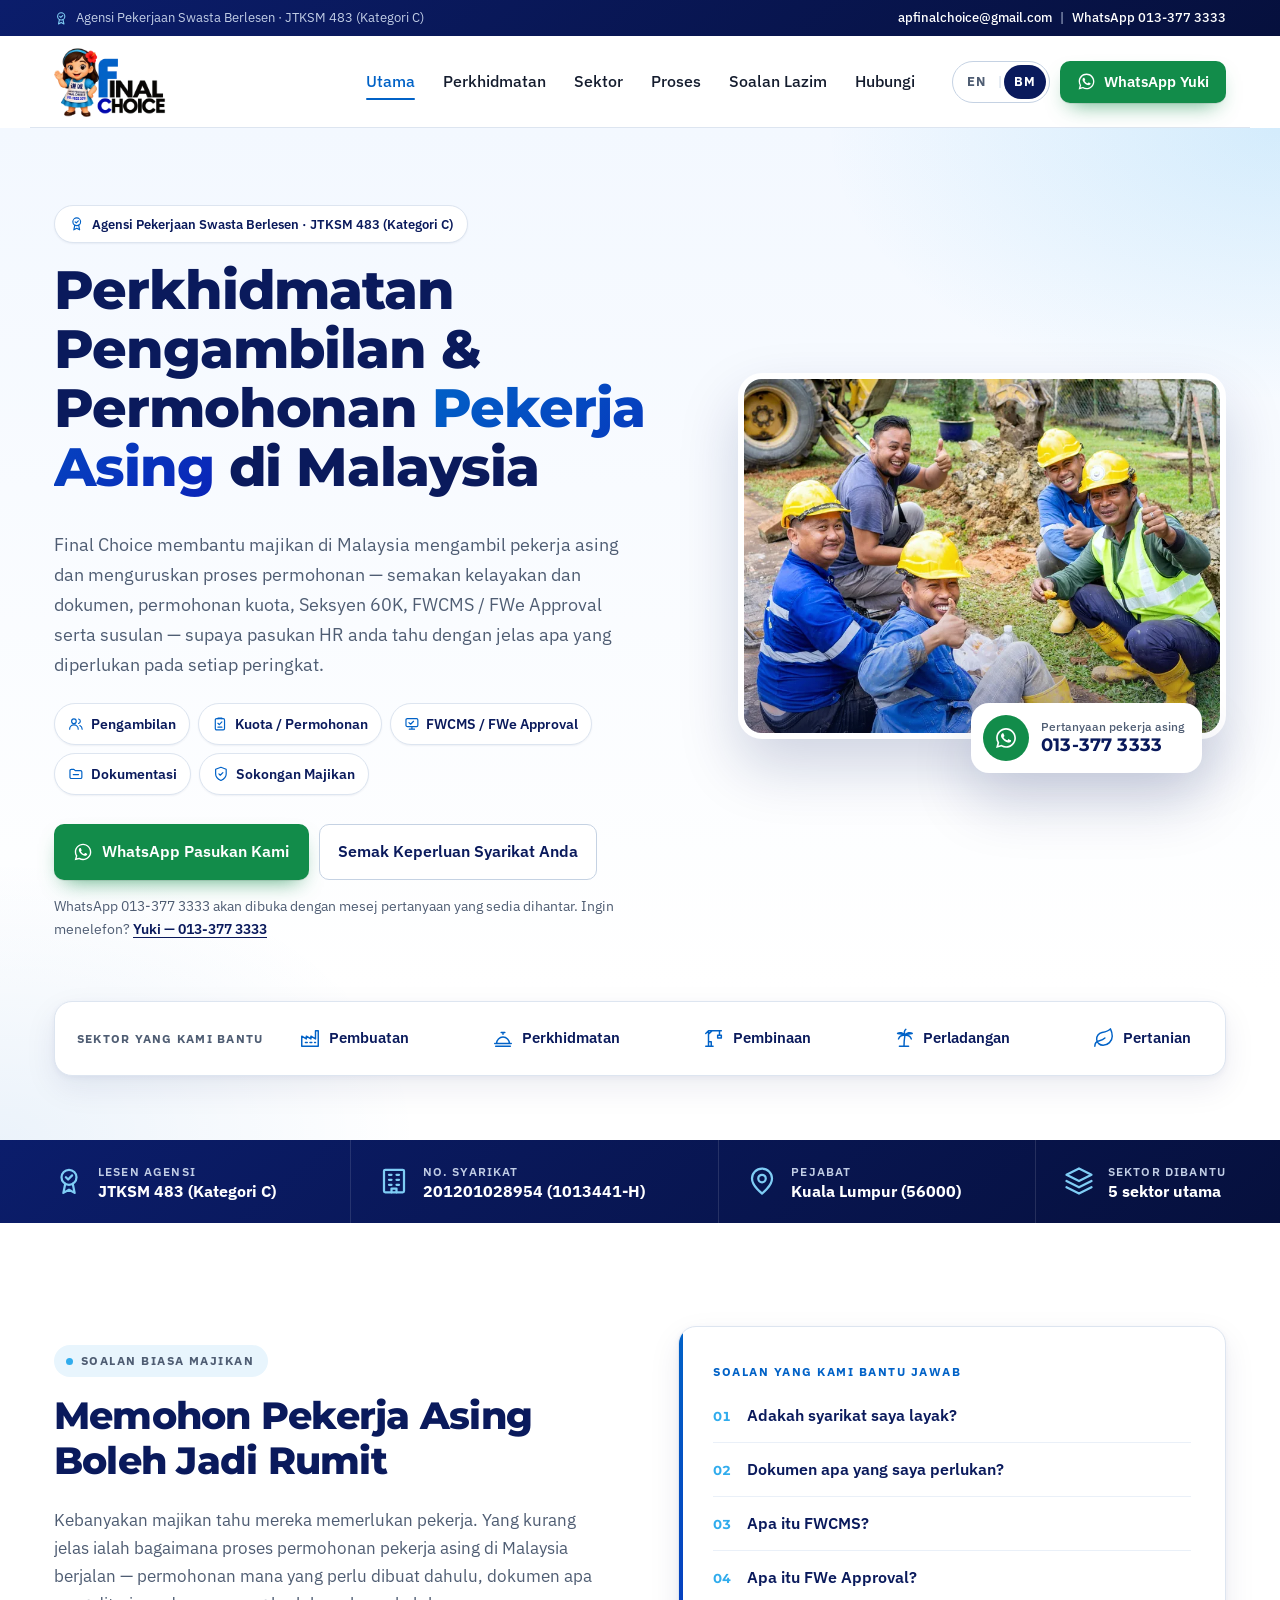
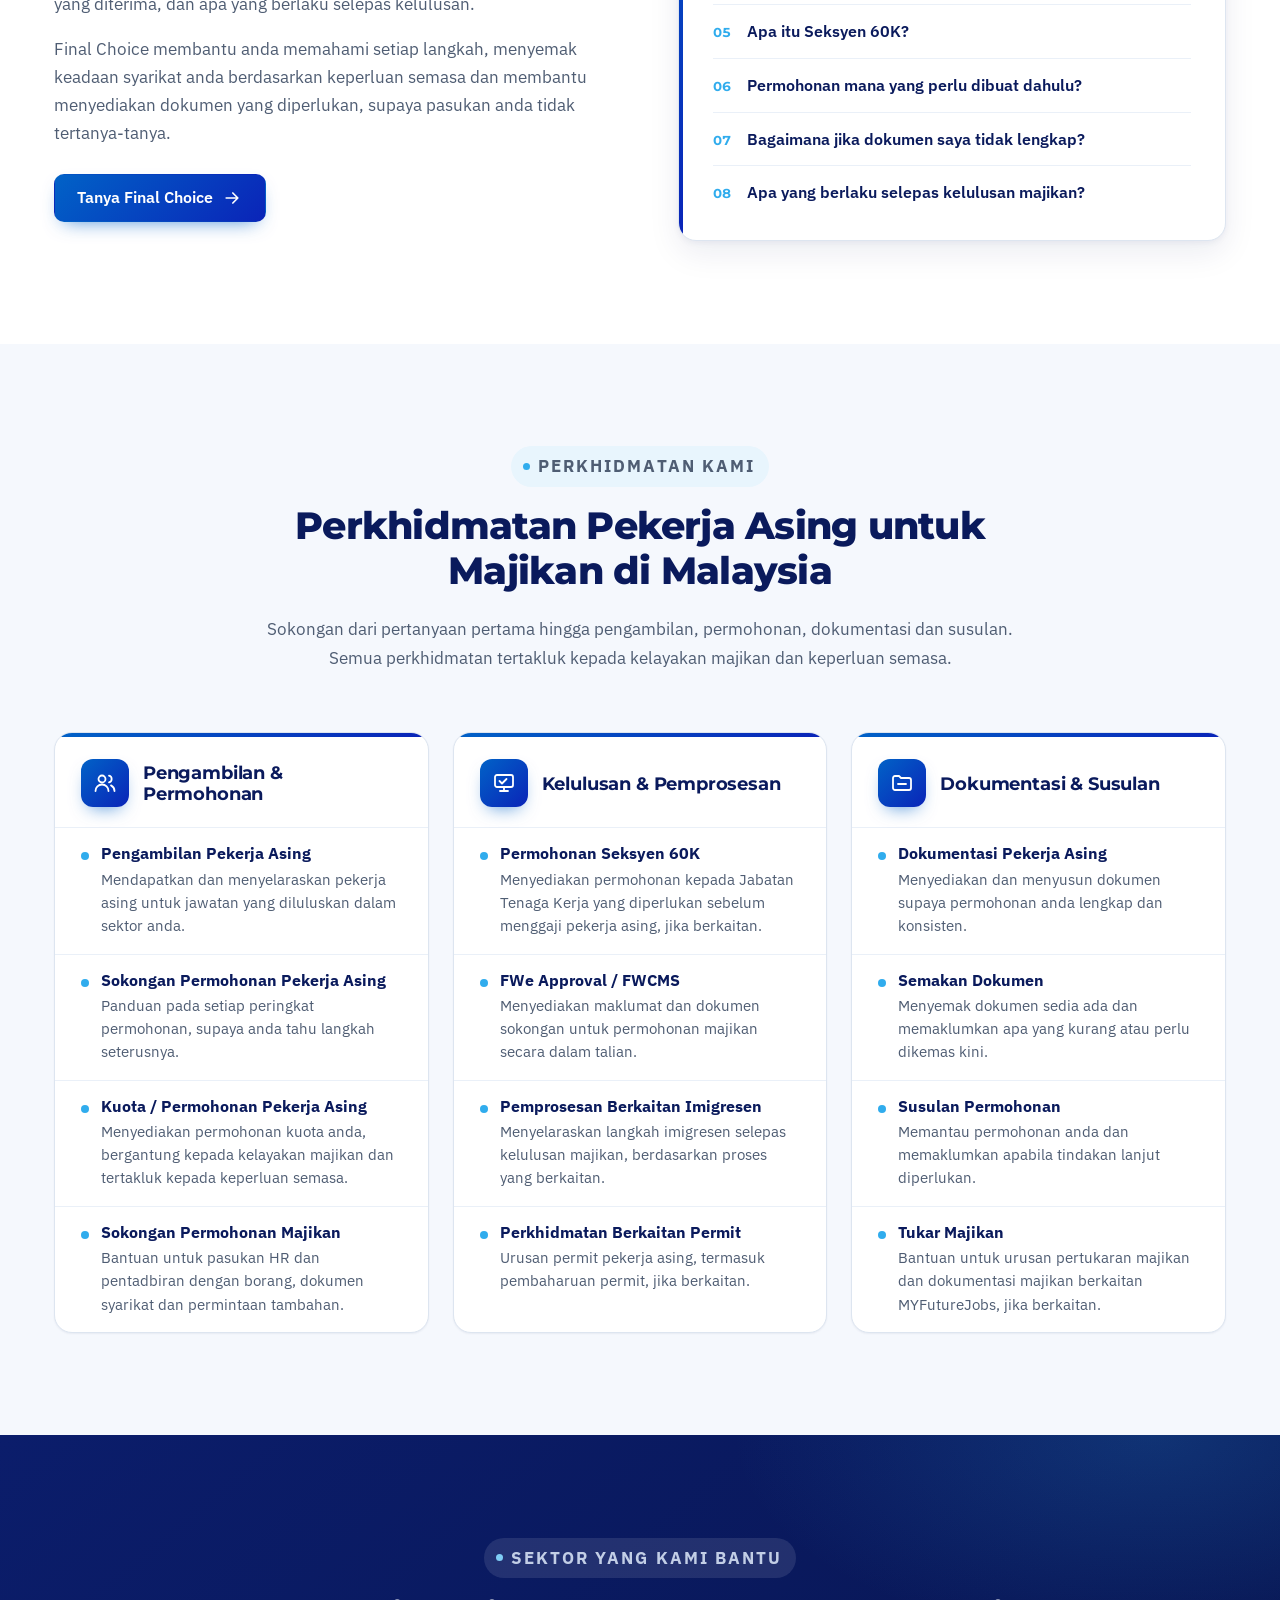
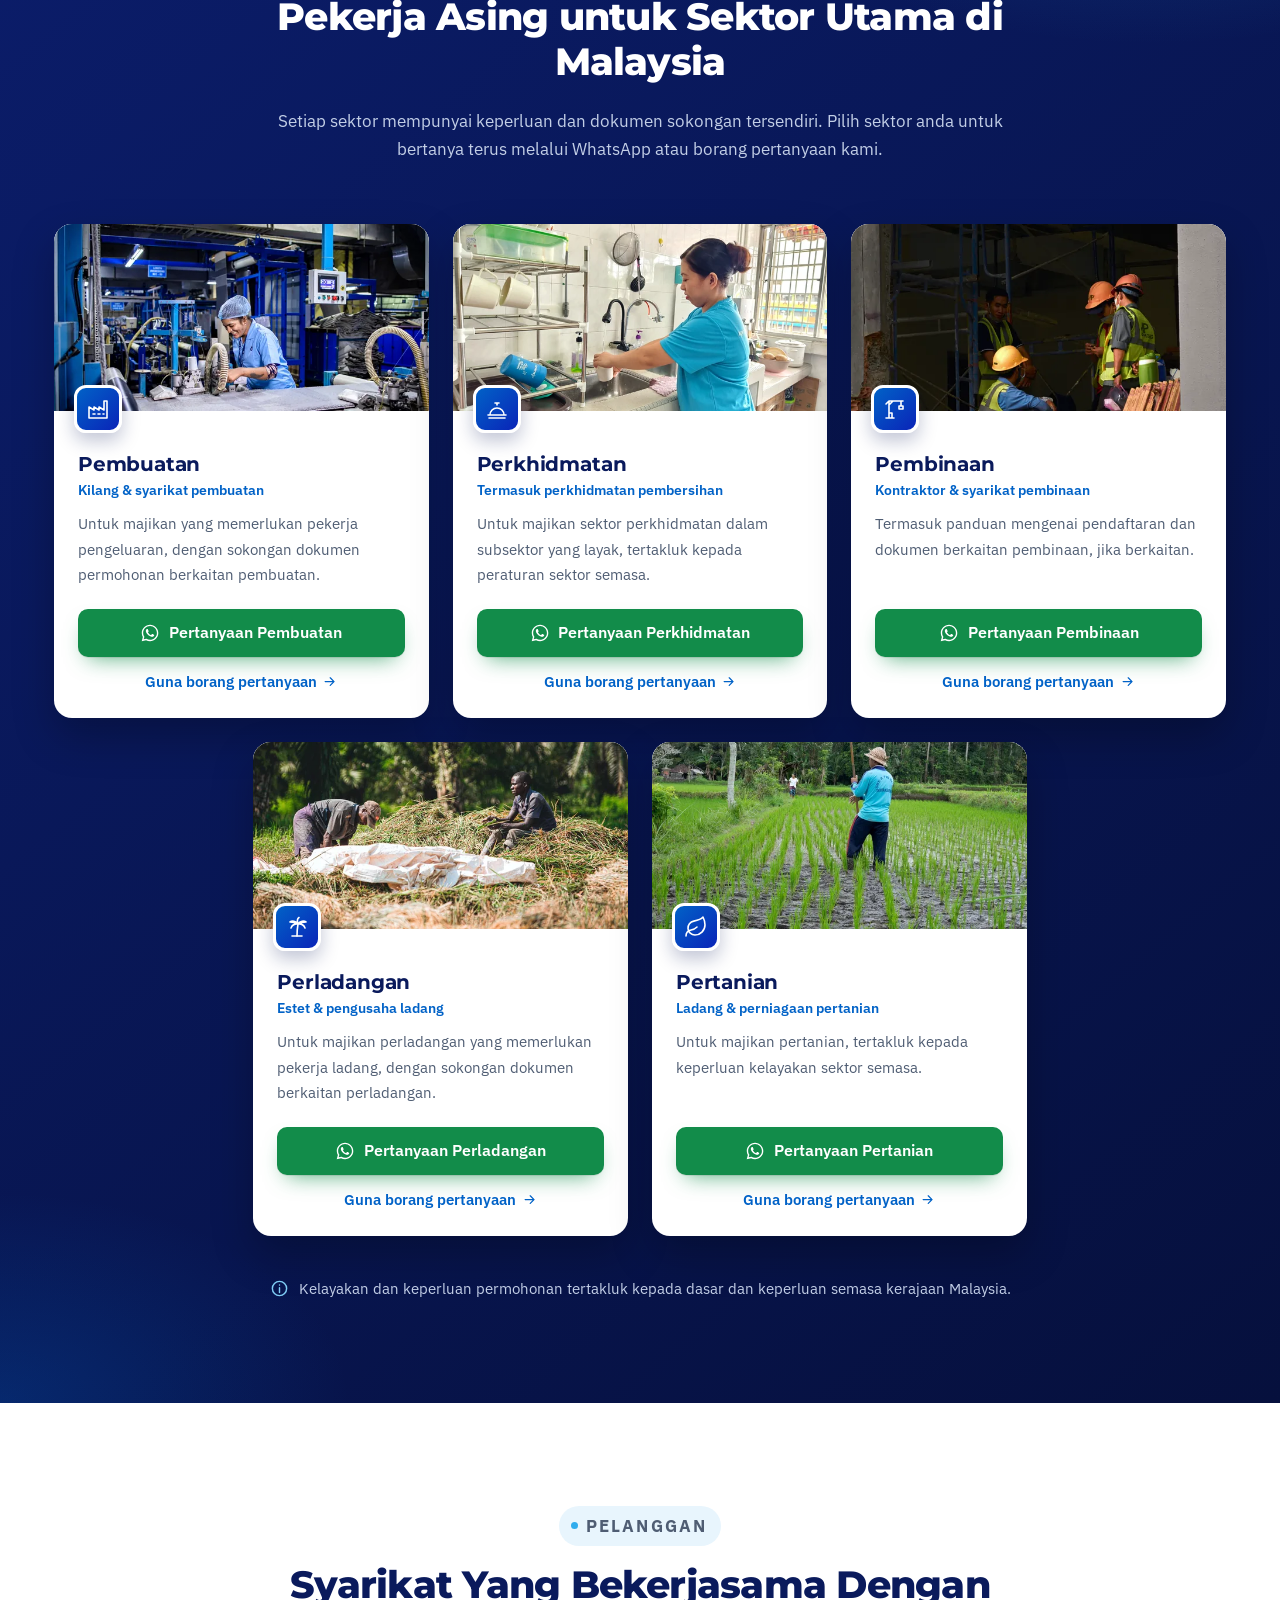
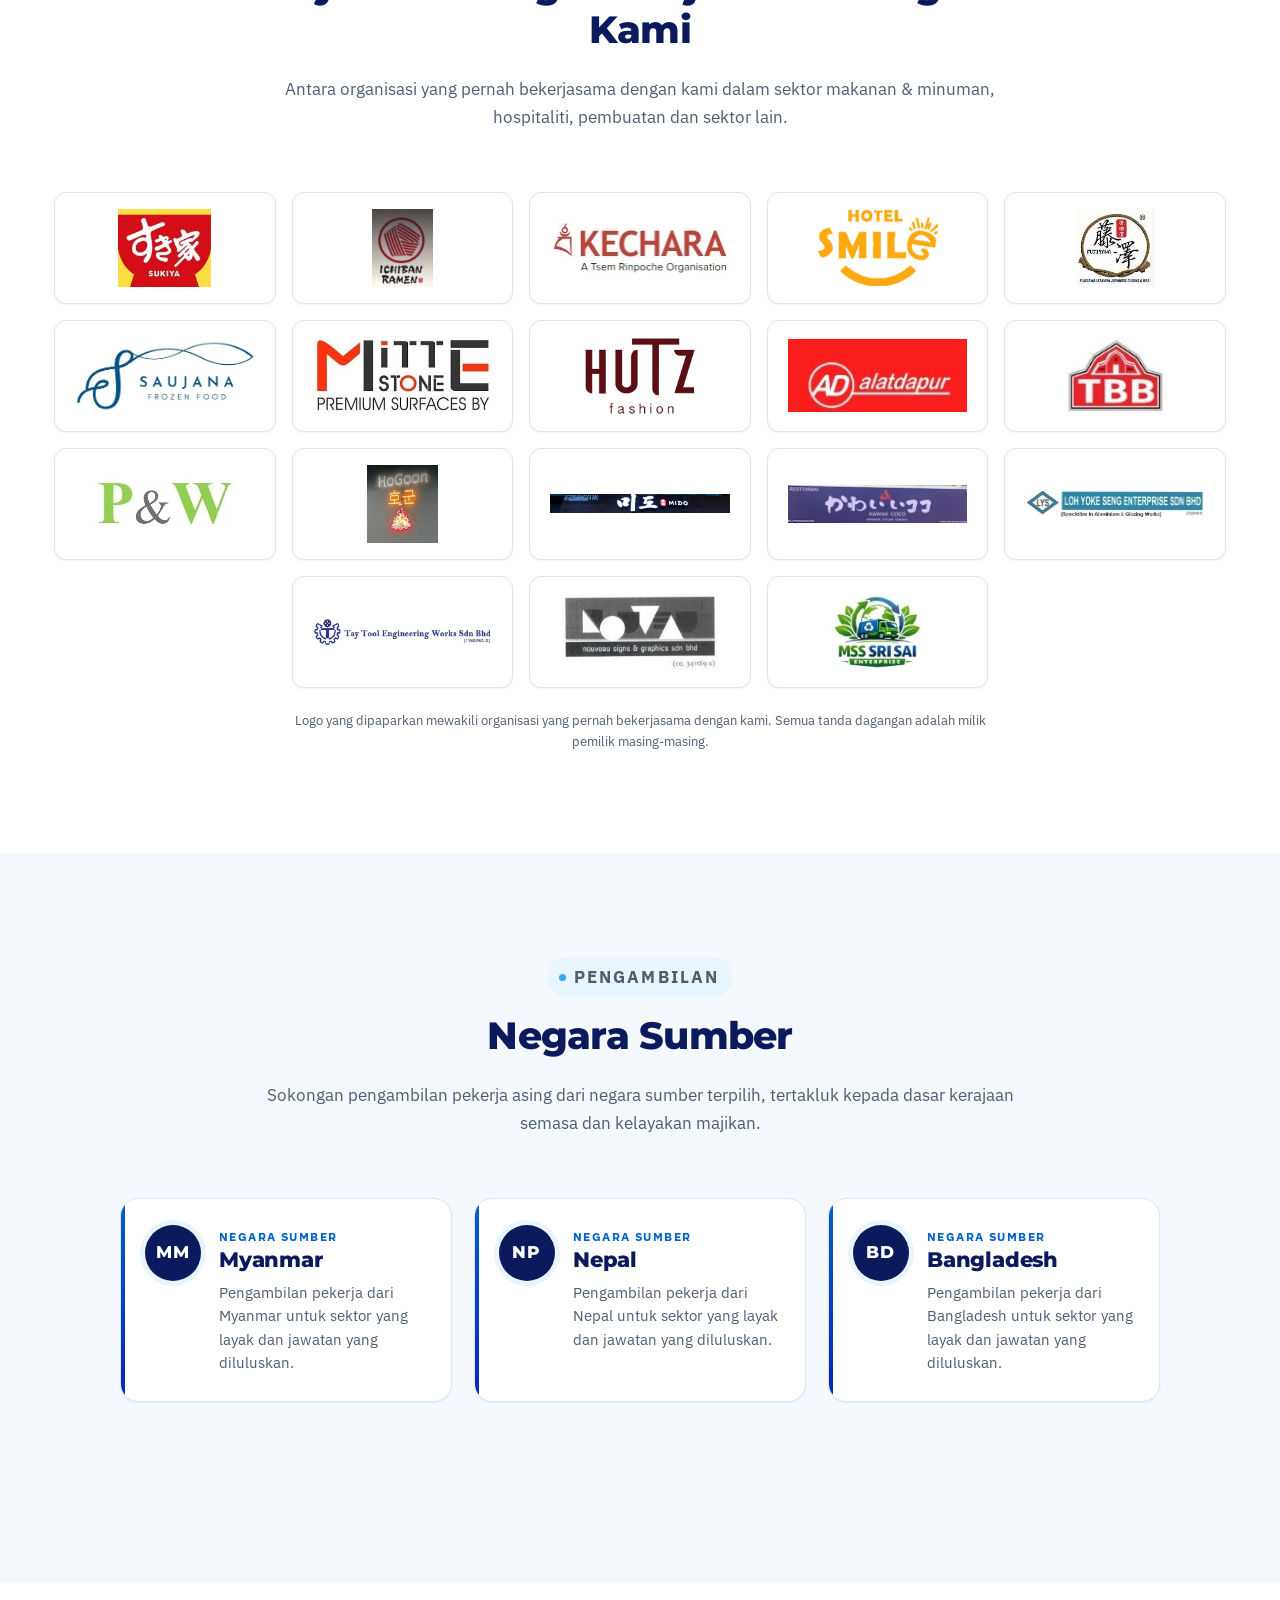
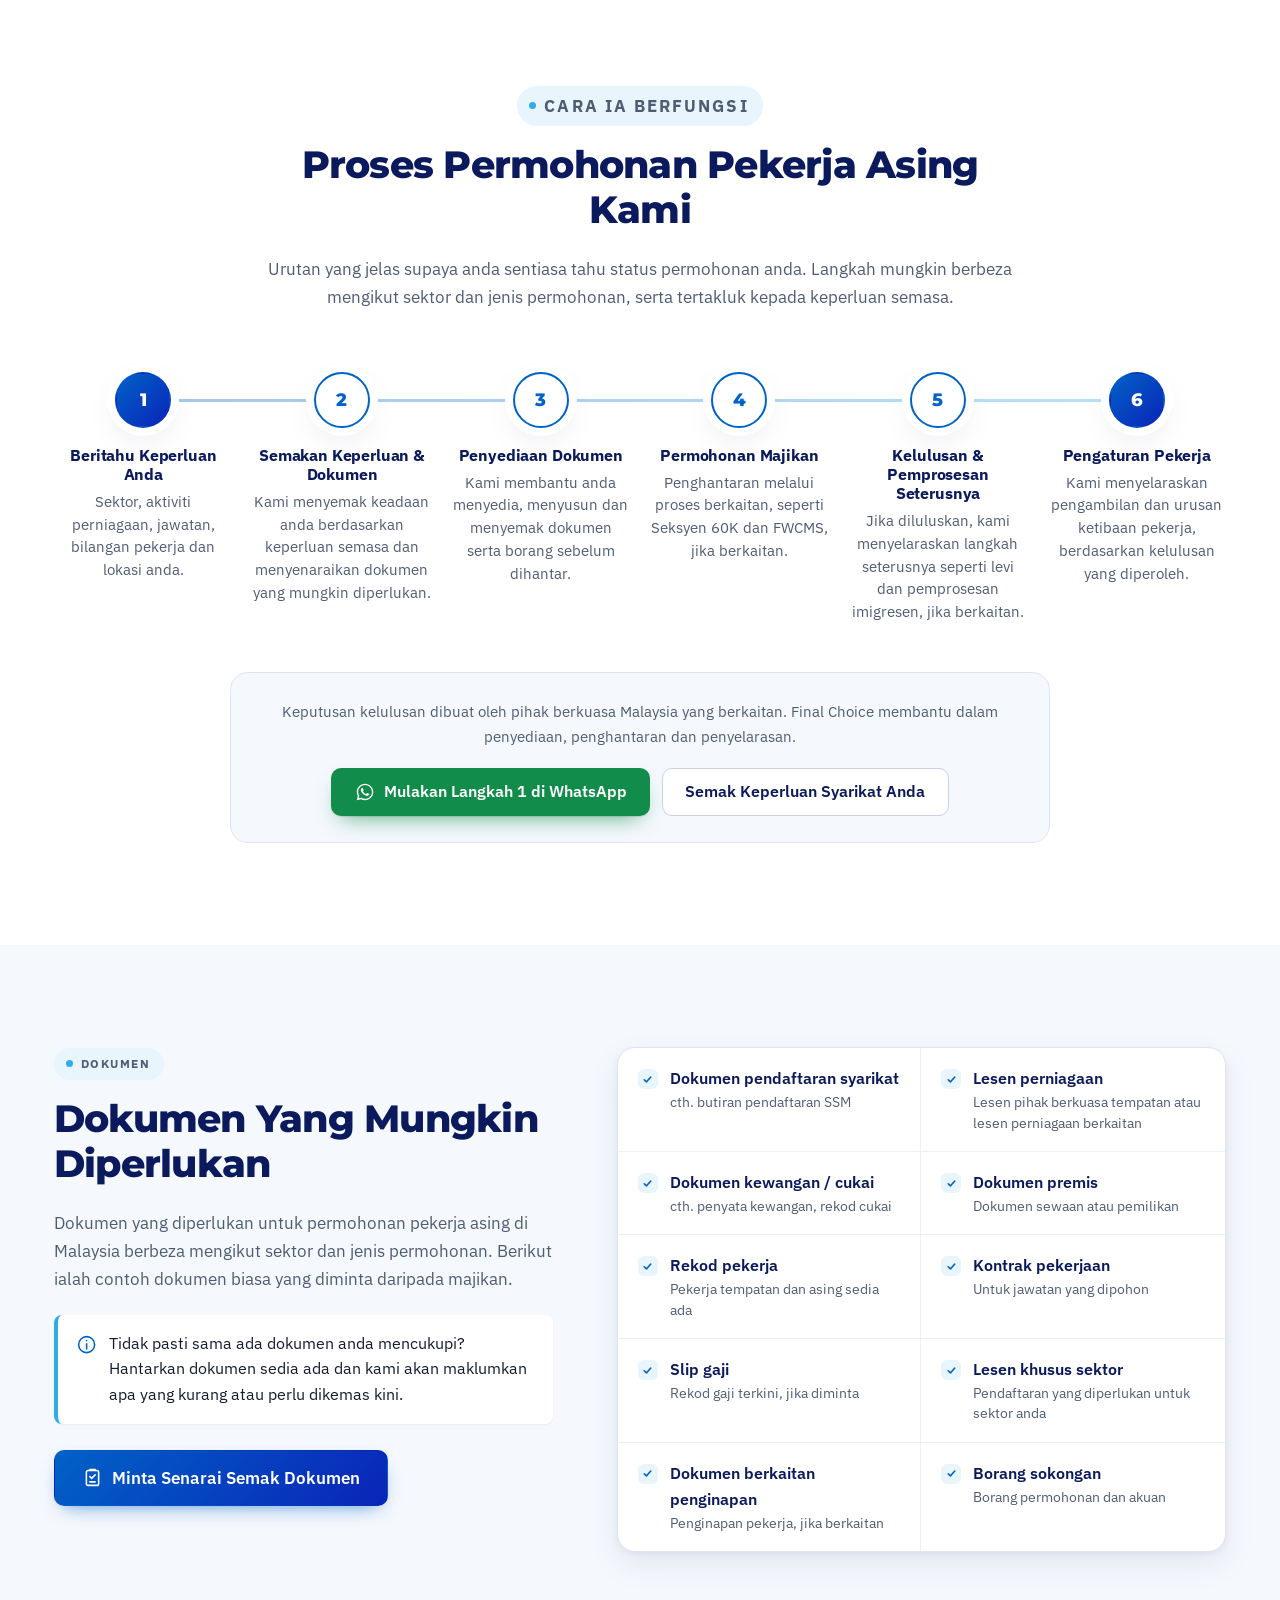
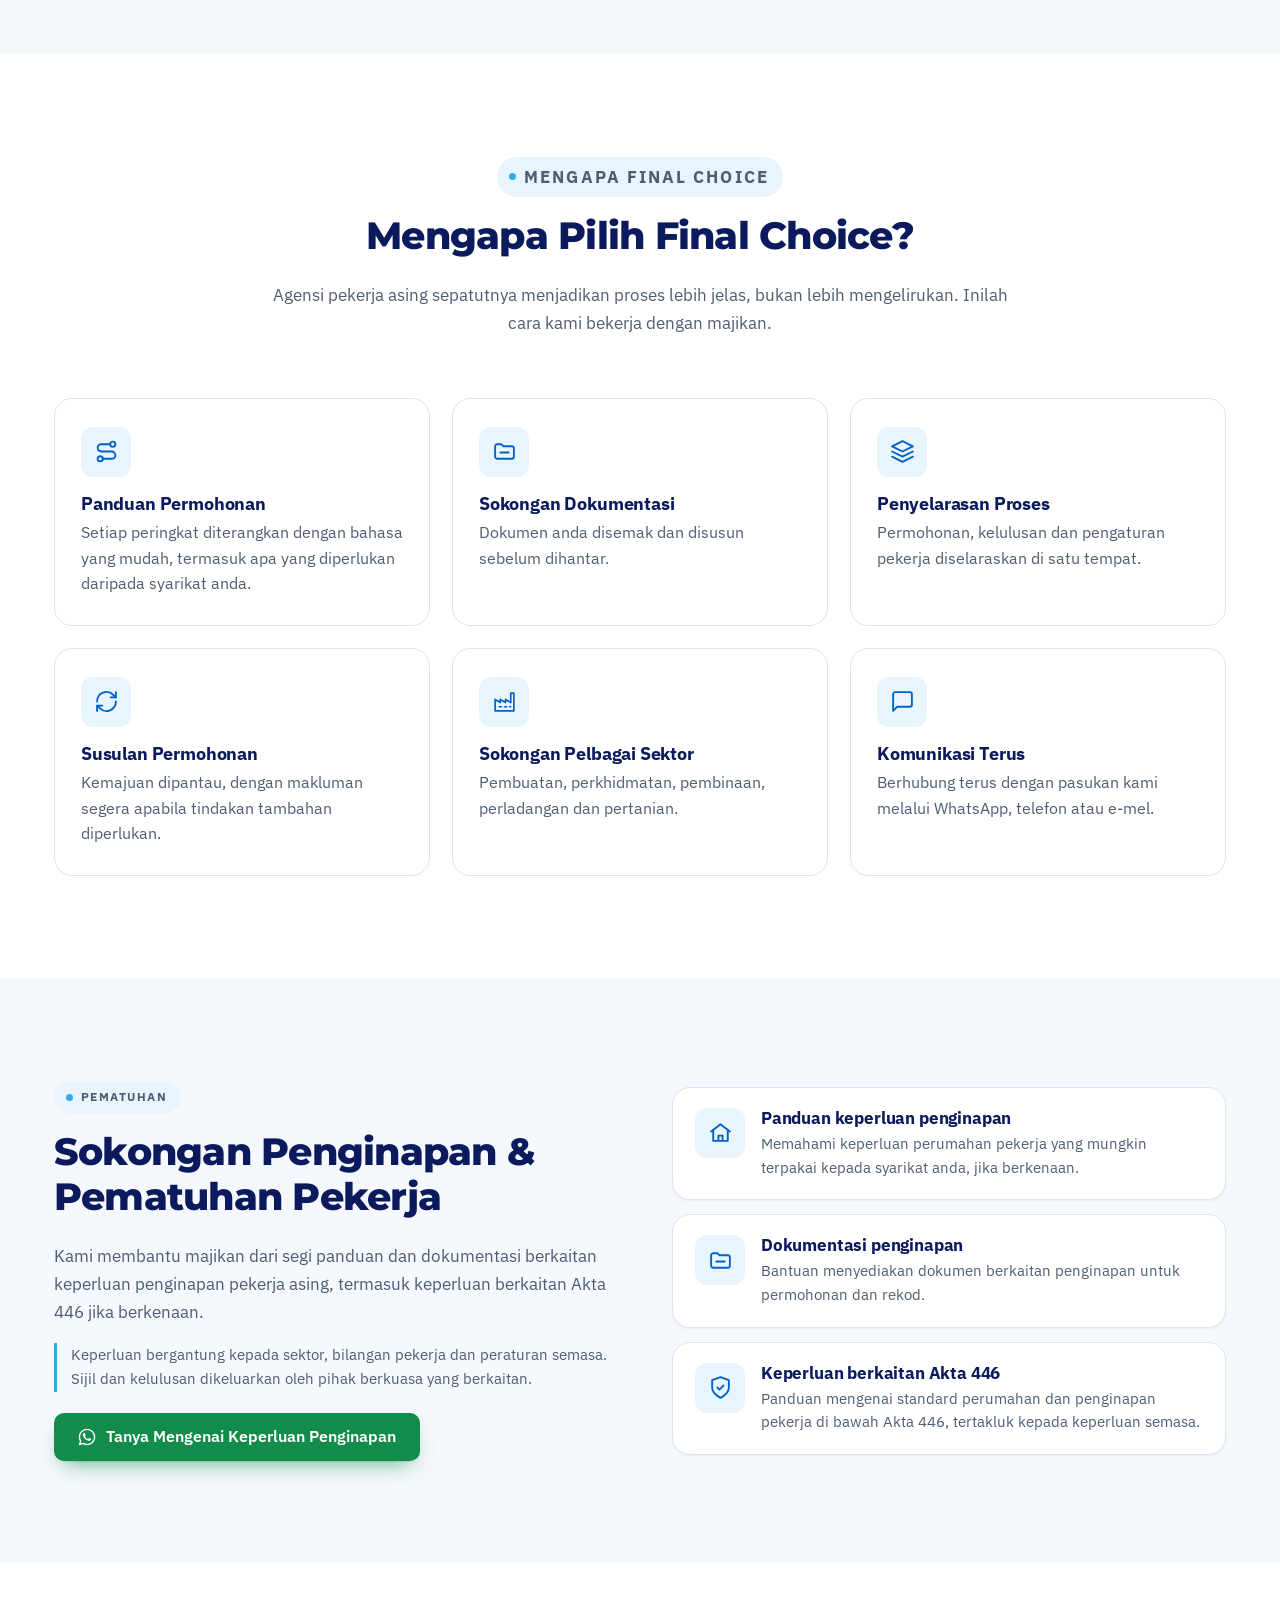
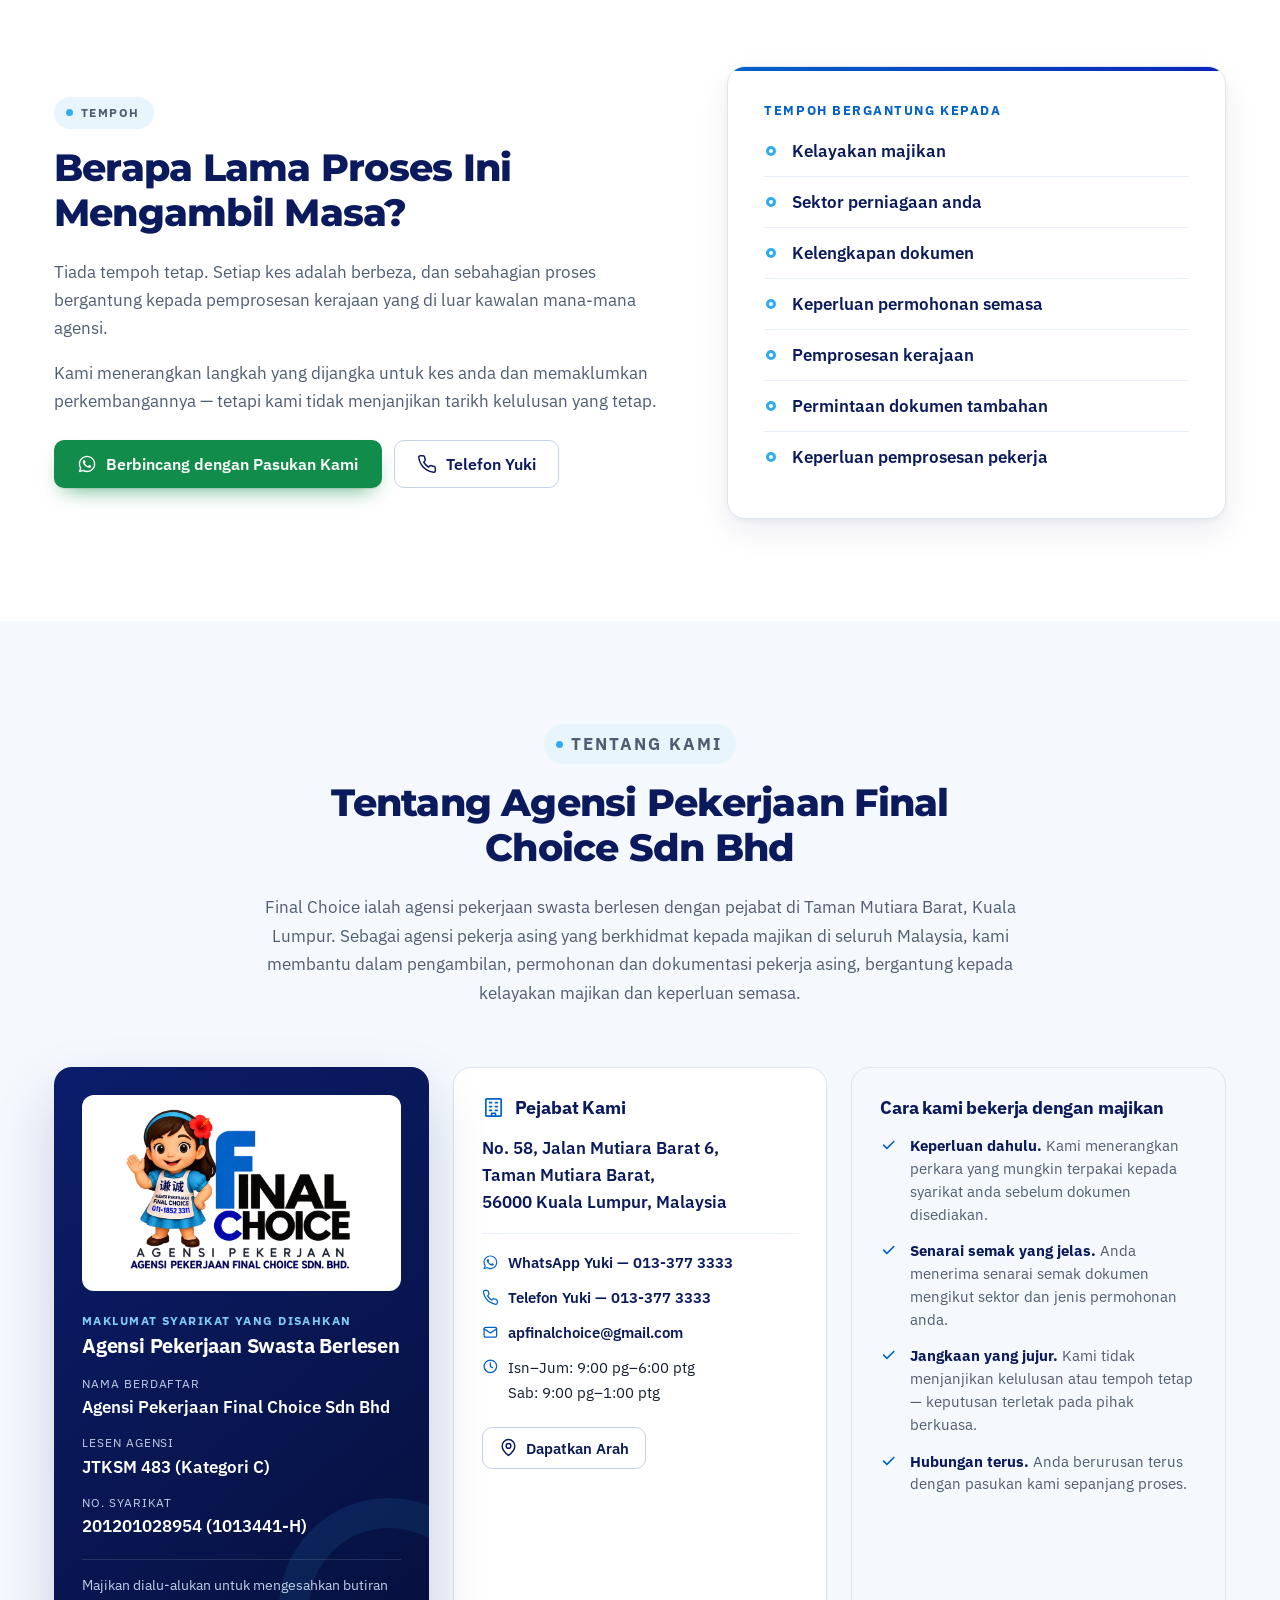
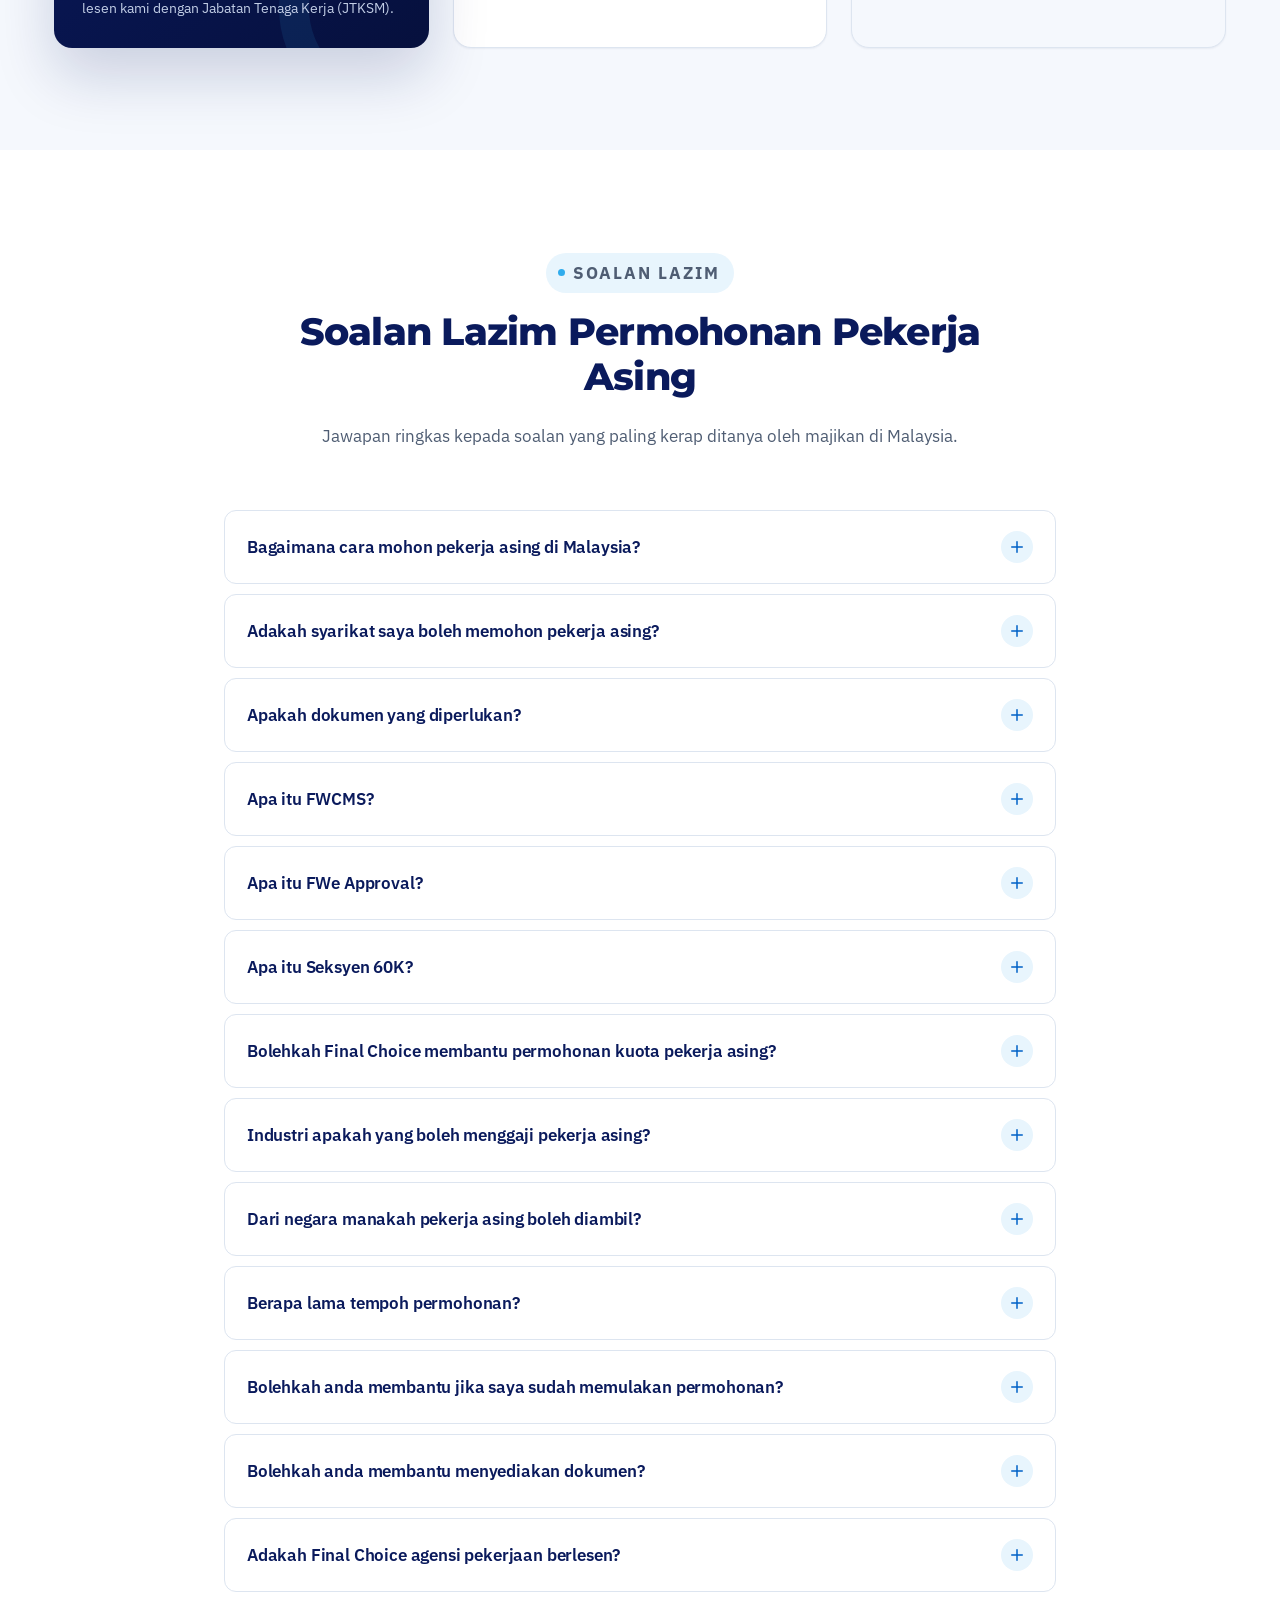
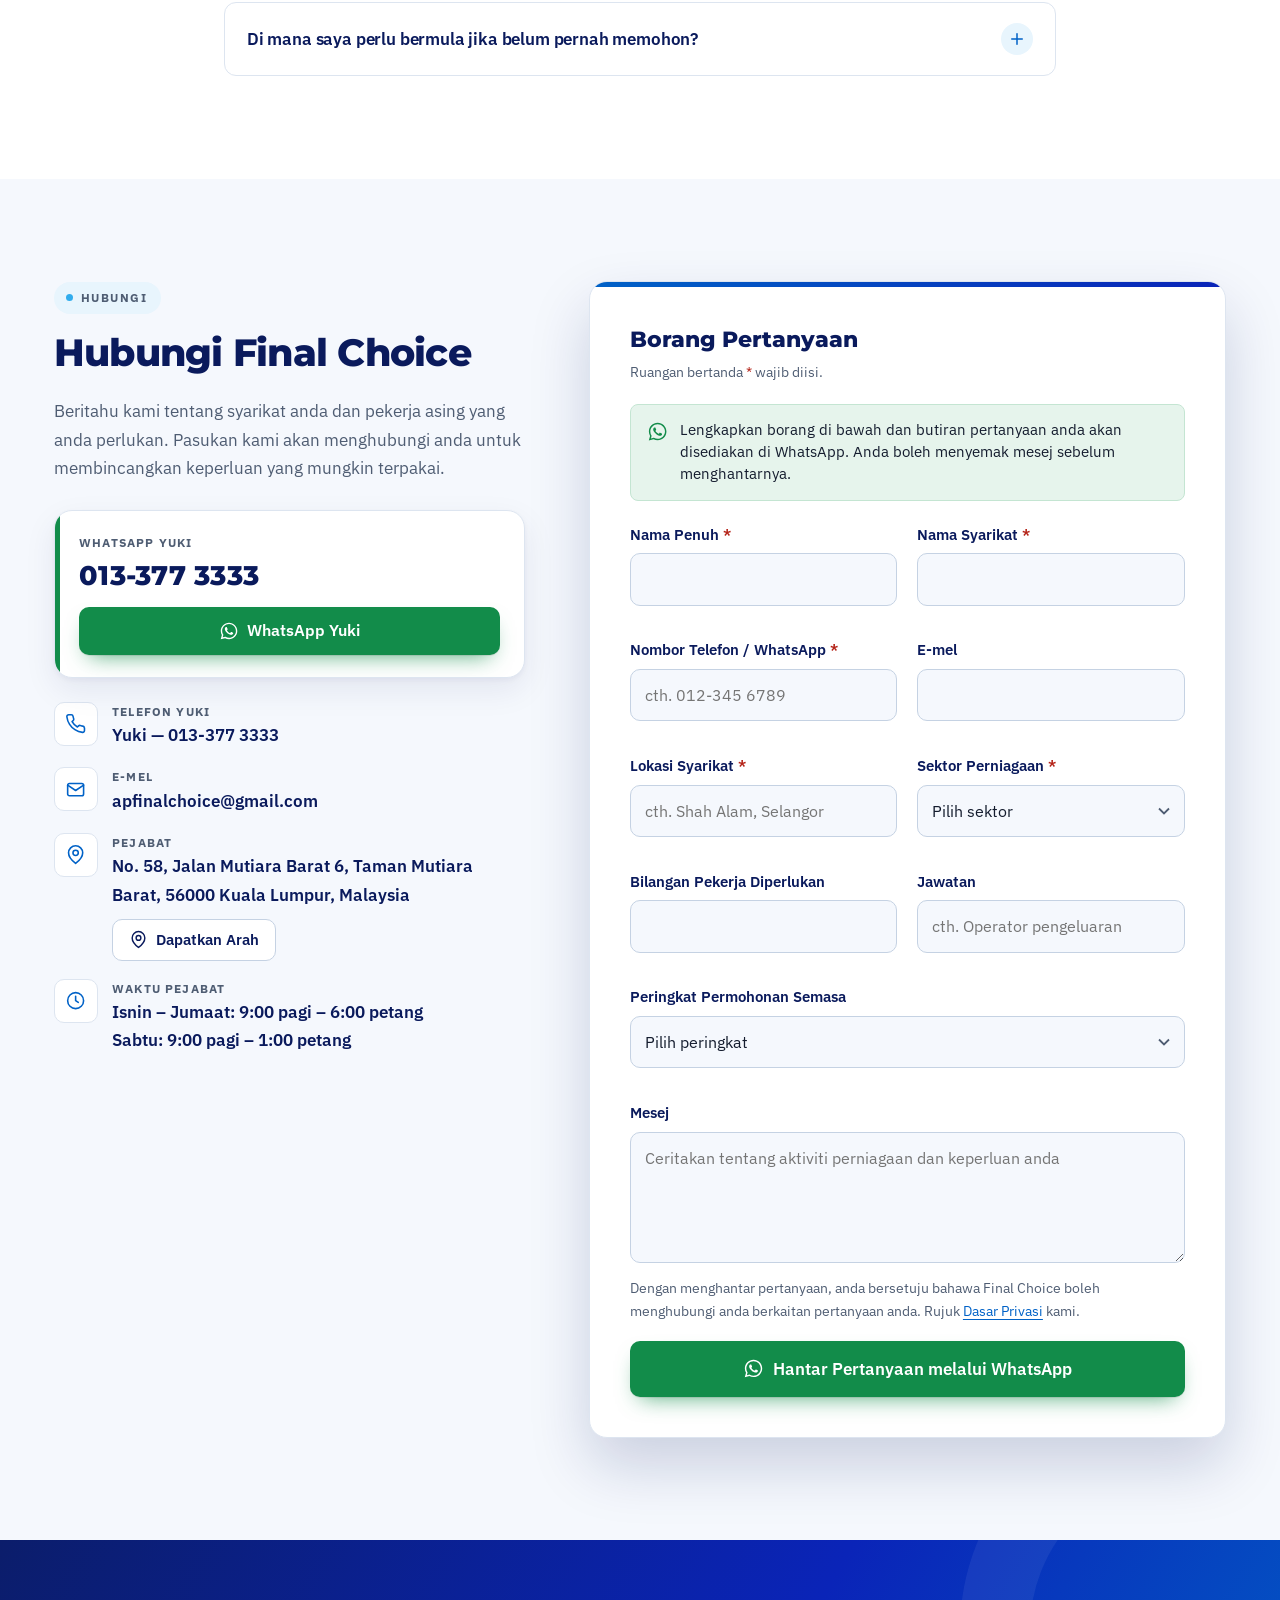
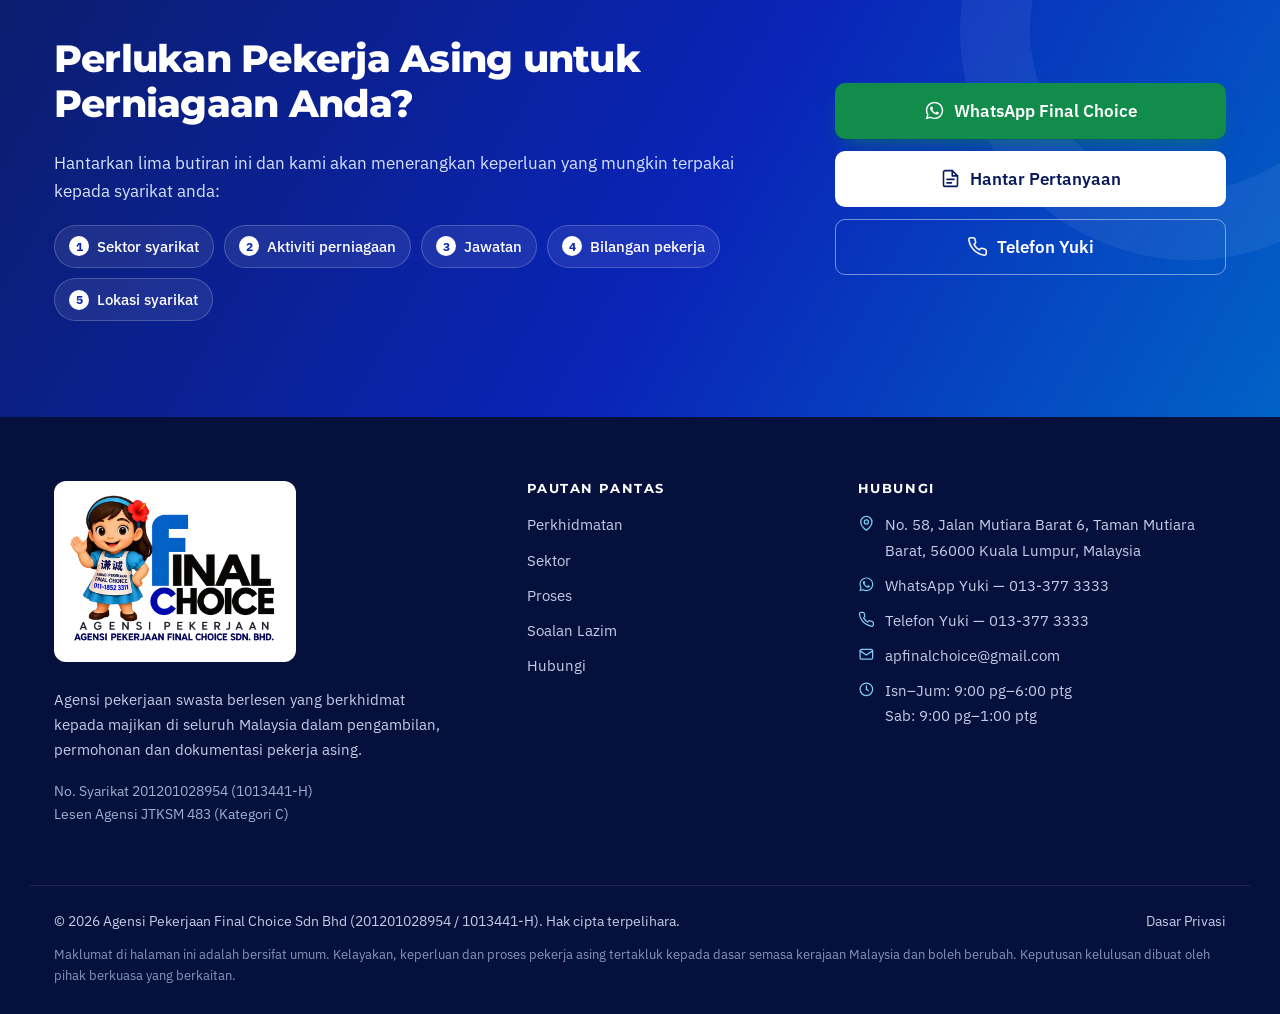
<file: ms/index.html>
<!DOCTYPE html>
<html lang="ms-MY" class="no-js">
<head>
  <meta charset="utf-8">
  <meta name="viewport" content="width=device-width, initial-scale=1">

  <!-- ============================================================
       SEO METADATA — HALAMAN BAHASA MELAYU (ms/index.html)
       The English page is ../index.html. Both pages list each other with
       hreflang; keep them in sync when editing.

       TEMPORARY TEST URL: https://yukisph88.github.io/final-choice-foreign-worker/
       [CANONICAL_DOMAIN] — when the final company domain is connected, replace
       EVERY "https://yukisph88.github.io/final-choice-foreign-worker/" in this
       file with "https://[CANONICAL_DOMAIN]/". Search for: yukisph88.github.io
       ============================================================ -->
  <title>Agensi Pekerja Asing Malaysia | Final Choice</title>
  <meta name="description" content="Perlukan pekerja asing di Malaysia? Final Choice membantu majikan dengan pengambilan, permohonan kuota, FWCMS, dokumentasi dan pemprosesan pekerja asing.">
  <meta name="robots" content="index, follow, max-image-preview:large">
  <link rel="canonical" href="https://yukisph88.github.io/final-choice-foreign-worker/ms/"><!-- TEMPORARY: replace with https://[CANONICAL_DOMAIN]/ms/ -->
  <link rel="alternate" hreflang="en" href="https://yukisph88.github.io/final-choice-foreign-worker/">
  <link rel="alternate" hreflang="ms" href="https://yukisph88.github.io/final-choice-foreign-worker/ms/">
  <link rel="alternate" hreflang="x-default" href="https://yukisph88.github.io/final-choice-foreign-worker/">
  <meta name="theme-color" content="#0a1a5c">
  <meta name="format-detection" content="telephone=no">

  <!-- Open Graph -->
  <meta property="og:type" content="website">
  <meta property="og:locale" content="ms_MY">
  <meta property="og:locale:alternate" content="en_MY">
  <meta property="og:site_name" content="Final Choice">
  <meta property="og:title" content="Perkhidmatan Pengambilan &amp; Permohonan Pekerja Asing di Malaysia | Final Choice">
  <meta property="og:description" content="Agensi pekerjaan swasta berlesen yang membantu majikan di seluruh Malaysia dengan pengambilan pekerja asing, Seksyen 60K, FWCMS/FWe Approval dan dokumentasi.">
  <meta property="og:url" content="https://yukisph88.github.io/final-choice-foreign-worker/ms/">
  <meta property="og:image" content="https://yukisph88.github.io/final-choice-foreign-worker/assets/images/og-image-ms.jpg">
  <meta property="og:image:width" content="1200">
  <meta property="og:image:height" content="630">
  <meta property="og:image:alt" content="Final Choice – Perkhidmatan pengambilan dan permohonan pekerja asing di Malaysia">

  <!-- Twitter / X card -->
  <meta name="twitter:card" content="summary_large_image">
  <meta name="twitter:title" content="Agensi Pekerja Asing Malaysia | Final Choice">
  <meta name="twitter:description" content="Sokongan pengambilan, permohonan, FWCMS, dokumentasi dan pemprosesan pekerja asing untuk majikan di Malaysia.">
  <meta name="twitter:image" content="https://yukisph88.github.io/final-choice-foreign-worker/assets/images/og-image-ms.jpg">

  <link rel="icon" href="../assets/favicon/favicon-48.png" type="image/png" sizes="48x48">
  <link rel="icon" href="../assets/favicon/icon-192.png" type="image/png" sizes="192x192">
  <link rel="apple-touch-icon" href="../assets/favicon/apple-touch-icon.png">

  <link rel="preconnect" href="https://fonts.googleapis.com">
  <link rel="preconnect" href="https://fonts.gstatic.com" crossorigin>
  <link href="https://fonts.googleapis.com/css2?family=IBM+Plex+Sans:wght@400;500;600;700&family=Montserrat:wght@600;700;800&display=swap" rel="stylesheet">

  <link rel="preload" as="image" href="../assets/images/logo-final-choice-mark.webp" type="image/webp">
  <link rel="stylesheet" href="../styles.css">
  <script>document.documentElement.classList.replace('no-js','js');</script>

  <!-- ANALYTICS: when GA4 is installed, paste the same snippet as in ../index.html here too. -->

  <!-- STRUCTURED DATA (JSON-LD). The FAQPage answers below must match the visible FAQ text. -->
  <script type="application/ld+json">
  {
    "@context": "https://schema.org",
    "@graph": [
      {
        "@type": "EmploymentAgency",
        "@id": "https://yukisph88.github.io/final-choice-foreign-worker/#organization",
        "name": "Agensi Pekerjaan Final Choice Sdn Bhd",
        "alternateName": "Final Choice",
        "legalName": "Agensi Pekerjaan Final Choice Sdn Bhd",
        "identifier": [
          {
            "@type": "PropertyValue",
            "propertyID": "No. Pendaftaran Syarikat SSM",
            "value": "201201028954 (1013441-H)"
          },
          {
            "@type": "PropertyValue",
            "propertyID": "Lesen Agensi Pekerjaan Swasta JTKSM",
            "value": "JTKSM 483 (Kategori C)"
          }
        ],
        "url": "https://yukisph88.github.io/final-choice-foreign-worker/",
        "logo": "https://yukisph88.github.io/final-choice-foreign-worker/assets/images/logo-final-choice.png",
        "image": "https://yukisph88.github.io/final-choice-foreign-worker/assets/images/og-image-ms.jpg",
        "description": "Agensi pekerjaan swasta berlesen yang berkhidmat kepada majikan di seluruh Malaysia dalam pengambilan, permohonan dan dokumentasi pekerja asing.",
        "telephone": "+60133773333",
        "email": "apfinalchoice@gmail.com",
        "contactPoint": {
          "@type": "ContactPoint",
          "name": "Yuki",
          "telephone": "+60133773333",
          "contactType": "customer service",
          "areaServed": "MY",
          "availableLanguage": [
            "English",
            "Malay"
          ]
        },
        "address": {
          "@type": "PostalAddress",
          "streetAddress": "No. 58, Jalan Mutiara Barat 6, Taman Mutiara Barat",
          "addressLocality": "Kuala Lumpur",
          "addressRegion": "Wilayah Persekutuan Kuala Lumpur",
          "postalCode": "56000",
          "addressCountry": "MY"
        },
        "hasMap": "https://www.google.com/maps/search/?api=1&query=No.+58+Jalan+Mutiara+Barat+6+Taman+Mutiara+Barat+56000+Kuala+Lumpur",
        "openingHoursSpecification": [
          {
            "@type": "OpeningHoursSpecification",
            "dayOfWeek": [
              "Monday",
              "Tuesday",
              "Wednesday",
              "Thursday",
              "Friday"
            ],
            "opens": "09:00",
            "closes": "18:00"
          },
          {
            "@type": "OpeningHoursSpecification",
            "dayOfWeek": "Saturday",
            "opens": "09:00",
            "closes": "13:00"
          }
        ],
        "areaServed": {
          "@type": "Country",
          "name": "Malaysia"
        },
        "knowsLanguage": [
          "en",
          "ms"
        ]
      },
      {
        "@type": "WebPage",
        "@id": "https://yukisph88.github.io/final-choice-foreign-worker/ms/#webpage",
        "url": "https://yukisph88.github.io/final-choice-foreign-worker/ms/",
        "name": "Agensi Pekerja Asing Malaysia | Final Choice",
        "description": "Perlukan pekerja asing di Malaysia? Final Choice membantu majikan dengan pengambilan, permohonan kuota, FWCMS, dokumentasi dan pemprosesan pekerja asing.",
        "inLanguage": "ms-MY",
        "about": {
          "@id": "https://yukisph88.github.io/final-choice-foreign-worker/#organization"
        },
        "publisher": {
          "@id": "https://yukisph88.github.io/final-choice-foreign-worker/#organization"
        }
      },
      {
        "@type": "Service",
        "name": "Perkhidmatan Pengambilan & Permohonan Pekerja Asing",
        "serviceType": "Pengambilan dan sokongan permohonan pekerja asing",
        "provider": {
          "@id": "https://yukisph88.github.io/final-choice-foreign-worker/#organization"
        },
        "areaServed": {
          "@type": "Country",
          "name": "Malaysia"
        },
        "audience": {
          "@type": "BusinessAudience",
          "name": "Majikan di Malaysia"
        },
        "hasOfferCatalog": {
          "@type": "OfferCatalog",
          "name": "Perkhidmatan pekerja asing",
          "itemListElement": [
            {
              "@type": "Offer",
              "itemOffered": {
                "@type": "Service",
                "name": "Pengambilan Pekerja Asing"
              }
            },
            {
              "@type": "Offer",
              "itemOffered": {
                "@type": "Service",
                "name": "Sokongan Permohonan Pekerja Asing"
              }
            },
            {
              "@type": "Offer",
              "itemOffered": {
                "@type": "Service",
                "name": "Bantuan Permohonan Kuota Pekerja Asing"
              }
            },
            {
              "@type": "Offer",
              "itemOffered": {
                "@type": "Service",
                "name": "Bantuan Permohonan FWe Approval / FWCMS"
              }
            },
            {
              "@type": "Offer",
              "itemOffered": {
                "@type": "Service",
                "name": "Sokongan Permohonan Seksyen 60K"
              }
            },
            {
              "@type": "Offer",
              "itemOffered": {
                "@type": "Service",
                "name": "Dokumentasi Pekerja Asing"
              }
            },
            {
              "@type": "Offer",
              "itemOffered": {
                "@type": "Service",
                "name": "Pembaharuan Permit Pekerja Asing"
              }
            },
            {
              "@type": "Offer",
              "itemOffered": {
                "@type": "Service",
                "name": "Pengambilan Pekerja Asing dari Myanmar, Nepal dan Bangladesh"
              }
            },
            {
              "@type": "Offer",
              "itemOffered": {
                "@type": "Service",
                "name": "Panduan Penginapan & Pematuhan Pekerja"
              }
            }
          ]
        }
      },
      {
        "@type": "FAQPage",
        "@id": "https://yukisph88.github.io/final-choice-foreign-worker/ms/#faq",
        "mainEntity": [
          {
            "@type": "Question",
            "name": "Bagaimana cara mohon pekerja asing di Malaysia?",
            "acceptedAnswer": {
              "@type": "Answer",
              "text": "Secara umumnya, majikan perlu terlebih dahulu memastikan kelayakan sektor mereka, menyediakan dokumen syarikat dan melengkapkan permohonan majikan yang diperlukan, termasuk langkah berkaitan Seksyen 60K dan FWCMS atau FWe Approval, sebelum pengambilan pekerja dan pemprosesan imigresen. Langkah sebenar bergantung kepada keperluan semasa kerajaan. Final Choice boleh membimbing anda pada setiap peringkat."
            }
          },
          {
            "@type": "Question",
            "name": "Adakah syarikat saya boleh memohon pekerja asing?",
            "acceptedAnswer": {
              "@type": "Answer",
              "text": "Ia bergantung kepada sektor, aktiviti perniagaan, dokumen syarikat dan dasar semasa kerajaan Malaysia. Hantarkan butiran syarikat anda dan kami akan membantu menyemak keperluan yang mungkin terpakai."
            }
          },
          {
            "@type": "Question",
            "name": "Apakah dokumen yang diperlukan?",
            "acceptedAnswer": {
              "@type": "Answer",
              "text": "Dokumen biasa termasuk dokumen pendaftaran syarikat, lesen perniagaan, dokumen kewangan atau cukai, dokumen premis, rekod pekerja dan lesen khusus sektor. Keperluan berbeza mengikut sektor dan jenis permohonan, jadi dapatkan senarai semak untuk syarikat anda daripada kami."
            }
          },
          {
            "@type": "Question",
            "name": "Apa itu FWCMS?",
            "acceptedAnswer": {
              "@type": "Answer",
              "text": "FWCMS (Foreign Workers Centralized Management System) ialah sistem dalam talian yang digunakan untuk permohonan dan pemprosesan tertentu berkaitan pekerja asing di Malaysia. Final Choice membantu majikan menyediakan maklumat dan dokumen yang diperlukan untuk penghantaran ini."
            }
          },
          {
            "@type": "Question",
            "name": "Apa itu FWe Approval?",
            "acceptedAnswer": {
              "@type": "Answer",
              "text": "FWe Approval ialah peringkat kelulusan majikan dalam proses permohonan pekerja asing semasa. Oleh kerana prosedur dan keperluan boleh berubah, kami akan menyemak proses semasa bersama anda sebelum menyediakan dokumen."
            }
          },
          {
            "@type": "Question",
            "name": "Apa itu Seksyen 60K?",
            "acceptedAnswer": {
              "@type": "Answer",
              "text": "Seksyen 60K Akta Kerja 1955 secara amnya mewajibkan majikan mendapatkan kelulusan Jabatan Tenaga Kerja sebelum menggaji pekerja asing. Final Choice membantu majikan menyediakan permohonan ini dan dokumen sokongannya, jika berkaitan."
            }
          },
          {
            "@type": "Question",
            "name": "Bolehkah Final Choice membantu permohonan kuota pekerja asing?",
            "acceptedAnswer": {
              "@type": "Answer",
              "text": "Ya. Kami membantu majikan dengan permohonan kuota pekerja asing, termasuk penyediaan dokumen dan susulan, tertakluk kepada kelayakan majikan dan keperluan semasa. Keputusan kelulusan dibuat oleh pihak berkuasa yang berkaitan."
            }
          },
          {
            "@type": "Question",
            "name": "Industri apakah yang boleh menggaji pekerja asing?",
            "acceptedAnswer": {
              "@type": "Answer",
              "text": "Pekerja asing secara amnya boleh digaji dalam sektor yang diluluskan seperti pembuatan, perkhidmatan, pembinaan, perladangan dan pertanian. Subsektor dan jawatan yang layak tertakluk kepada dasar semasa kerajaan Malaysia."
            }
          },
          {
            "@type": "Question",
            "name": "Dari negara manakah pekerja asing boleh diambil?",
            "acceptedAnswer": {
              "@type": "Answer",
              "text": "Kami kini menyokong pengambilan pekerja asing dari Myanmar, Nepal dan Bangladesh, tertakluk kepada dasar semasa kerajaan Malaysia, peraturan negara sumber dan kelayakan majikan."
            }
          },
          {
            "@type": "Question",
            "name": "Berapa lama tempoh permohonan?",
            "acceptedAnswer": {
              "@type": "Answer",
              "text": "Tiada tempoh tetap. Ia bergantung kepada kelayakan majikan, sektor, kelengkapan dokumen, pemprosesan kerajaan dan sebarang permintaan tambahan. Kami akan menerangkan langkah yang dijangka untuk kes anda, tetapi tempoh pemprosesan tidak dapat dijamin."
            }
          },
          {
            "@type": "Question",
            "name": "Bolehkah anda membantu jika saya sudah memulakan permohonan?",
            "acceptedAnswer": {
              "@type": "Answer",
              "text": "Ya. Beritahu kami peringkat permohonan anda dan kongsikan apa yang telah dihantar. Kami akan menyemaknya dan menasihati langkah seterusnya, jika berkaitan."
            }
          },
          {
            "@type": "Question",
            "name": "Bolehkah anda membantu menyediakan dokumen?",
            "acceptedAnswer": {
              "@type": "Answer",
              "text": "Ya. Kami membantu majikan menyemak, menyedia dan menyusun dokumen serta borang permohonan, dan memaklumkan jika ada yang kurang atau perlu dibetulkan."
            }
          },
          {
            "@type": "Question",
            "name": "Adakah Final Choice agensi pekerjaan berlesen?",
            "acceptedAnswer": {
              "@type": "Answer",
              "text": "Ya. Agensi Pekerjaan Final Choice Sdn Bhd (201201028954 / 1013441-H) memegang lesen agensi pekerjaan swasta JTKSM 483 (Kategori C). Pejabat kami terletak di Taman Mutiara Barat, Kuala Lumpur."
            }
          },
          {
            "@type": "Question",
            "name": "Di mana saya perlu bermula jika belum pernah memohon?",
            "acceptedAnswer": {
              "@type": "Answer",
              "text": "Mulakan dengan menghantar kepada kami sektor syarikat, aktiviti perniagaan, jawatan, bilangan pekerja yang diperlukan dan lokasi syarikat anda. Kami akan menerangkan keperluan yang mungkin terpakai dan langkah pertama untuk syarikat anda."
            }
          }
        ]
      }
    ]
  }
  </script>
</head>

<body>
  <!-- Icon sprite -->
  <svg xmlns="http://www.w3.org/2000/svg" style="display:none" aria-hidden="true">
    <symbol id="i-whatsapp" viewBox="0 0 24 24"><path fill="currentColor" d="M12.04 2C6.58 2 2.13 6.45 2.13 11.91c0 1.75.46 3.45 1.32 4.95L2.05 22l5.25-1.38a9.9 9.9 0 0 0 4.74 1.21c5.46 0 9.91-4.45 9.91-9.91S17.5 2 12.04 2Zm0 18.15a8.2 8.2 0 0 1-4.19-1.15l-.3-.18-3.12.82.83-3.04-.2-.31a8.2 8.2 0 0 1-1.26-4.38c0-4.54 3.7-8.24 8.25-8.24 4.54 0 8.24 3.7 8.24 8.24 0 4.55-3.7 8.24-8.25 8.24Zm4.52-6.16c-.25-.12-1.47-.72-1.69-.81-.23-.08-.39-.12-.56.12-.17.25-.64.81-.78.97-.14.17-.29.19-.54.06-.25-.12-1.05-.39-1.99-1.23-.74-.66-1.23-1.47-1.38-1.72-.14-.25-.02-.38.11-.51.11-.11.25-.29.37-.43.13-.15.17-.25.25-.42.08-.17.04-.31-.02-.43-.06-.13-.56-1.34-.76-1.84-.2-.48-.41-.42-.56-.43h-.48c-.17 0-.43.06-.66.31-.22.25-.86.85-.86 2.07 0 1.22.89 2.4 1.01 2.56.12.17 1.75 2.67 4.23 3.74.59.26 1.05.41 1.41.52.59.19 1.13.16 1.56.1.48-.07 1.47-.6 1.67-1.18.21-.58.21-1.07.14-1.18-.06-.1-.22-.16-.47-.28Z"/></symbol>
    <symbol id="i-phone" viewBox="0 0 24 24"><path fill="none" stroke="currentColor" stroke-width="1.8" stroke-linecap="round" stroke-linejoin="round" d="M22 16.9v3a2 2 0 0 1-2.2 2 19.8 19.8 0 0 1-8.6-3.1 19.5 19.5 0 0 1-6-6A19.8 19.8 0 0 1 2.1 4.2 2 2 0 0 1 4.1 2h3a2 2 0 0 1 2 1.7c.1.9.4 1.8.7 2.7a2 2 0 0 1-.5 2.1L8 9.8a16 16 0 0 0 6 6l1.3-1.3a2 2 0 0 1 2.1-.4c.9.3 1.8.6 2.7.7a2 2 0 0 1 1.7 2Z"/></symbol>
    <symbol id="i-mail" viewBox="0 0 24 24"><g fill="none" stroke="currentColor" stroke-width="1.8" stroke-linecap="round" stroke-linejoin="round"><rect x="3" y="5" width="18" height="14" rx="2"/><path d="m3 7 9 6 9-6"/></g></symbol>
    <symbol id="i-pin" viewBox="0 0 24 24"><g fill="none" stroke="currentColor" stroke-width="1.8" stroke-linecap="round" stroke-linejoin="round"><path d="M20 10c0 6-8 12-8 12s-8-6-8-12a8 8 0 0 1 16 0Z"/><circle cx="12" cy="10" r="3"/></g></symbol>
    <symbol id="i-clock" viewBox="0 0 24 24"><g fill="none" stroke="currentColor" stroke-width="1.8" stroke-linecap="round"><circle cx="12" cy="12" r="9"/><path d="M12 7v5l3 2"/></g></symbol>
    <symbol id="i-form" viewBox="0 0 24 24"><g fill="none" stroke="currentColor" stroke-width="1.8" stroke-linecap="round" stroke-linejoin="round"><path d="M14 3H6a2 2 0 0 0-2 2v14a2 2 0 0 0 2 2h12a2 2 0 0 0 2-2V9Z"/><path d="M14 3v6h6M8 13h8M8 17h5"/></g></symbol>
    <symbol id="i-check" viewBox="0 0 24 24"><path fill="none" stroke="currentColor" stroke-width="2.2" stroke-linecap="round" stroke-linejoin="round" d="m5 12.5 4.5 4.5L19 7.5"/></symbol>
    <symbol id="i-arrow" viewBox="0 0 24 24"><path fill="none" stroke="currentColor" stroke-width="2" stroke-linecap="round" stroke-linejoin="round" d="M5 12h14m-6-6 6 6-6 6"/></symbol>
    <symbol id="i-users" viewBox="0 0 24 24"><g fill="none" stroke="currentColor" stroke-width="1.8" stroke-linecap="round" stroke-linejoin="round"><circle cx="9" cy="8" r="3.5"/><path d="M2.5 20a6.5 6.5 0 0 1 13 0"/><path d="M16 4.6a3.5 3.5 0 0 1 0 6.8M18 14.4a6.5 6.5 0 0 1 3.5 5.6"/></g></symbol>
    <symbol id="i-clipboard" viewBox="0 0 24 24"><g fill="none" stroke="currentColor" stroke-width="1.8" stroke-linecap="round" stroke-linejoin="round"><rect x="5" y="4" width="14" height="17" rx="2"/><path d="M9 4V3h6v1M9 11l2 2 4-4M9 17h6"/></g></symbol>
    <symbol id="i-monitor" viewBox="0 0 24 24"><g fill="none" stroke="currentColor" stroke-width="1.8" stroke-linecap="round" stroke-linejoin="round"><rect x="3" y="4" width="18" height="12" rx="2"/><path d="M8 20h8M12 16v4M7.5 10l2.5 2.5 4.5-4.5"/></g></symbol>
    <symbol id="i-folder" viewBox="0 0 24 24"><g fill="none" stroke="currentColor" stroke-width="1.8" stroke-linecap="round" stroke-linejoin="round"><path d="M3 7a2 2 0 0 1 2-2h4l2 2h8a2 2 0 0 1 2 2v8a2 2 0 0 1-2 2H5a2 2 0 0 1-2-2Z"/><path d="M8 13h8"/></g></symbol>
    <symbol id="i-refresh" viewBox="0 0 24 24"><g fill="none" stroke="currentColor" stroke-width="1.8" stroke-linecap="round" stroke-linejoin="round"><path d="M21 12a9 9 0 0 1-15.5 6.3L3 16M3 12a9 9 0 0 1 15.5-6.3L21 8"/><path d="M21 3v5h-5M3 21v-5h5"/></g></symbol>
    <symbol id="i-factory" viewBox="0 0 24 24"><g fill="none" stroke="currentColor" stroke-width="1.6" stroke-linecap="round" stroke-linejoin="round"><path d="M3 21V10l5 3V10l5 3V10l5 3V4h3v17Z"/><path d="M7 17h2M12 17h2M17 17h1"/></g></symbol>
    <symbol id="i-service" viewBox="0 0 24 24"><g fill="none" stroke="currentColor" stroke-width="1.6" stroke-linecap="round" stroke-linejoin="round"><path d="M3 18h18M5 18a7 7 0 0 1 14 0M12 8V6M10 6h4"/><path d="M4 21h16"/></g></symbol>
    <symbol id="i-crane" viewBox="0 0 24 24"><g fill="none" stroke="currentColor" stroke-width="1.6" stroke-linecap="round" stroke-linejoin="round"><path d="M6 21V4l-3 3M6 4h14M6 8l4-4M18 4v5M16 9h4v3h-4zM3 21h8M9 21v-5h-3"/></g></symbol>
    <symbol id="i-palm" viewBox="0 0 24 24"><g fill="none" stroke="currentColor" stroke-width="1.6" stroke-linecap="round" stroke-linejoin="round"><path d="M12 21c0-5 .5-9 1-12"/><path d="M13 9c-2-3-6-3.5-8-2 2.5 0 5 .5 8 2ZM13 9c2-3 6-3.5 8-2-2.5 0-5 .5-8 2ZM13 9c-1-3-.5-5.5 1-6.5M13 9c-3.5-.5-6 1.5-7 4M13 9c3.5-.5 6 1.5 7 4"/><path d="M7 21h10"/></g></symbol>
    <symbol id="i-leaf" viewBox="0 0 24 24"><g fill="none" stroke="currentColor" stroke-width="1.6" stroke-linecap="round" stroke-linejoin="round"><path d="M11 20A7 7 0 0 1 9.8 6.1C15.5 5 17 4.5 19 2c1 2 2 4.2 2 8 0 5.5-4.8 10-10 10Z"/><path d="M2 21c0-3 1.9-5.4 5.1-6C9.5 14.5 12 13 13 12"/></g></symbol>
    <symbol id="i-shield" viewBox="0 0 24 24"><g fill="none" stroke="currentColor" stroke-width="1.8" stroke-linecap="round" stroke-linejoin="round"><path d="M12 22s8-4 8-10V5l-8-3-8 3v7c0 6 8 10 8 10Z"/><path d="m9 12 2 2 4-4"/></g></symbol>
    <symbol id="i-chat" viewBox="0 0 24 24"><path fill="none" stroke="currentColor" stroke-width="1.8" stroke-linecap="round" stroke-linejoin="round" d="M21 15a2 2 0 0 1-2 2H7l-4 4V5a2 2 0 0 1 2-2h14a2 2 0 0 1 2 2Z"/></symbol>
    <symbol id="i-route" viewBox="0 0 24 24"><g fill="none" stroke="currentColor" stroke-width="1.8" stroke-linecap="round" stroke-linejoin="round"><circle cx="6" cy="19" r="2.5"/><circle cx="18" cy="5" r="2.5"/><path d="M8.5 19H17a3.5 3.5 0 0 0 0-7H7a3.5 3.5 0 0 1 0-7h8.5"/></g></symbol>
    <symbol id="i-layers" viewBox="0 0 24 24"><g fill="none" stroke="currentColor" stroke-width="1.8" stroke-linecap="round" stroke-linejoin="round"><path d="m12 2 10 5-10 5L2 7Z"/><path d="m2 12 10 5 10-5M2 17l10 5 10-5"/></g></symbol>
    <symbol id="i-info" viewBox="0 0 24 24"><g fill="none" stroke="currentColor" stroke-width="1.8" stroke-linecap="round"><circle cx="12" cy="12" r="9"/><path d="M12 11v6M12 7.5h.01"/></g></symbol>
    <symbol id="i-plus" viewBox="0 0 24 24"><path fill="none" stroke="currentColor" stroke-width="2" stroke-linecap="round" d="M12 5v14M5 12h14"/></symbol>
    <symbol id="i-building" viewBox="0 0 24 24"><g fill="none" stroke="currentColor" stroke-width="1.8" stroke-linecap="round" stroke-linejoin="round"><rect x="4" y="3" width="16" height="18" rx="1"/><path d="M8 7h2M14 7h2M8 11h2M14 11h2M8 15h2M14 15h2M10 21v-3h4v3"/></g></symbol>
    <symbol id="i-badge" viewBox="0 0 24 24"><g fill="none" stroke="currentColor" stroke-width="1.8" stroke-linecap="round" stroke-linejoin="round"><circle cx="12" cy="9" r="6"/><path d="m9 14.2-1.5 7.3L12 19l4.5 2.5-1.5-7.3"/><path d="m9.5 9 1.8 1.8 3.2-3.3"/></g></symbol>
    <symbol id="i-globe" viewBox="0 0 24 24"><g fill="none" stroke="currentColor" stroke-width="1.8" stroke-linecap="round" stroke-linejoin="round"><circle cx="12" cy="12" r="9"/><path d="M3 12h18M12 3a14 14 0 0 1 0 18M12 3a14 14 0 0 0 0 18"/></g></symbol>
    <symbol id="i-home" viewBox="0 0 24 24"><g fill="none" stroke="currentColor" stroke-width="1.8" stroke-linecap="round" stroke-linejoin="round"><path d="M3 11 12 4l9 7"/><path d="M5 10v10h14V10M10 20v-5h4v5"/></g></symbol>
  </svg>

  <a class="skip-link" href="#main">Langkau ke kandungan utama</a>

  <!-- ============================== 1. PENGEPALA ============================== -->
  <header class="site-header" id="top">
    <div class="topbar">
      <div class="container topbar-inner">
        <p><svg class="icon" aria-hidden="true"><use href="#i-badge"/></svg><span><span class="tb-long">Agensi Pekerjaan Swasta Berlesen</span><span class="tb-short">Agensi Berlesen</span> &middot; JTKSM 483 (Kategori C)</span></p>
        <p class="topbar-contact">
          <a href="mailto:apfinalchoice@gmail.com" data-track="email_click" data-track-label="topbar">apfinalchoice@gmail.com</a>
          <span aria-hidden="true">|</span>
          <a class="js-track-whatsapp" href="https://wa.me/60133773333" data-wa="general" data-track="whatsapp_click" data-track-label="topbar">WhatsApp 013-377 3333</a>
        </p>
      </div>
    </div>
    <div class="container header-inner">
      <a class="brand" href="#home" aria-label="Agensi Pekerjaan Final Choice Sdn Bhd – kembali ke atas">
        <picture>
          <source type="image/webp" srcset="../assets/images/logo-final-choice-mark.webp">
          <img class="brand-logo" src="../assets/images/logo-final-choice-mark.png" width="320" height="196" alt="Logo Final Choice">
        </picture>
        <span class="brand-text">
          <span class="brand-name">Agensi Pekerjaan Final Choice Sdn Bhd</span>
          <span class="brand-legal">Perkhidmatan Pekerja Asing &middot; Malaysia</span>
        </span>
      </a>

      <nav class="primary-nav" id="primary-nav" aria-label="Menu utama">
        <ul>
          <li><a href="#home">Utama</a></li>
          <li><a href="#services">Perkhidmatan</a></li>
          <li><a href="#sectors">Sektor</a></li>
          <li><a href="#process">Proses</a></li>
          <li><a href="#faq">Soalan Lazim</a></li>
          <li><a href="#contact">Hubungi</a></li>
        </ul>
        <a class="btn btn-wa nav-cta-mobile js-track-whatsapp" href="https://wa.me/60133773333" data-wa="general" data-track="whatsapp_click" data-track-label="nav_mobile">
          <svg class="icon" aria-hidden="true"><use href="#i-whatsapp"/></svg> WhatsApp Yuki
        </a>
        <nav class="lang-switch lang-switch-menu" aria-label="Bahasa">
            <a href="../" lang="en" hreflang="en" title="English" data-track="language_switch" data-track-label="to_en">EN</a>
            <span aria-hidden="true">|</span>
            <a href="./" lang="ms" hreflang="ms" class="is-active" aria-current="page">BM</a>
          </nav>
      </nav>

      <div class="header-actions">
        <nav class="lang-switch" aria-label="Bahasa">
          <a href="../" lang="en" hreflang="en" title="English" data-track="language_switch" data-track-label="to_en">EN</a>
          <span aria-hidden="true">|</span>
          <a href="./" lang="ms" hreflang="ms" class="is-active" aria-current="page">BM</a>
        </nav>
        <a class="btn btn-wa btn-sm header-cta js-track-whatsapp" href="https://wa.me/60133773333" data-wa="general" data-track="whatsapp_click" data-track-label="header">
          <svg class="icon" aria-hidden="true"><use href="#i-whatsapp"/></svg> WhatsApp Yuki
        </a>
        <button class="nav-toggle" type="button" aria-controls="primary-nav" aria-expanded="false">
          <span class="sr-only">Buka menu</span>
          <span class="nav-toggle-bar" aria-hidden="true"></span>
        </button>
      </div>
    </div>
  </header>

  <main id="main">

    <!-- ============================== 2. HERO ============================== -->
    <section class="hero" id="home" aria-labelledby="hero-title">
      <div class="container hero-grid">
        <div class="hero-copy">
          <p class="hero-badge"><svg class="icon" aria-hidden="true"><use href="#i-badge"/></svg> Agensi Pekerjaan Swasta Berlesen &middot; JTKSM 483 (Kategori C)</p>
          <h1 id="hero-title">Perkhidmatan Pengambilan &amp; Permohonan <span class="h1-accent">Pekerja Asing</span> di Malaysia</h1>
          <p class="hero-lead">
            Final Choice membantu majikan di Malaysia mengambil pekerja asing dan menguruskan proses permohonan &mdash;
            semakan kelayakan dan dokumen, permohonan kuota, Seksyen 60K, FWCMS / FWe Approval serta susulan &mdash;
            supaya pasukan HR anda tahu dengan jelas apa yang diperlukan pada setiap peringkat.
          </p>

          <ul class="hero-services" aria-label="Perkhidmatan pekerja asing">
            <li><svg class="icon" aria-hidden="true"><use href="#i-users"/></svg> Pengambilan</li>
            <li><svg class="icon" aria-hidden="true"><use href="#i-clipboard"/></svg> Kuota / Permohonan</li>
            <li><svg class="icon" aria-hidden="true"><use href="#i-monitor"/></svg> FWCMS / FWe Approval</li>
            <li><svg class="icon" aria-hidden="true"><use href="#i-folder"/></svg> Dokumentasi</li>
            <li><svg class="icon" aria-hidden="true"><use href="#i-shield"/></svg> Sokongan Majikan</li>
          </ul>

          <div class="hero-cta">
            <a class="btn btn-wa btn-lg js-track-whatsapp" href="https://wa.me/60133773333" data-wa="general" data-track="whatsapp_click" data-track-label="hero">
              <svg class="icon" aria-hidden="true"><use href="#i-whatsapp"/></svg> WhatsApp Pasukan Kami
            </a>
            <a class="btn btn-outline btn-lg" href="#contact" data-prefill-stage="Menyemak kelayakan" data-track="cta_click" data-track-label="hero_check_requirements">
              Semak Keperluan Syarikat Anda
            </a>
          </div>
          <p class="cta-note">WhatsApp 013-377 3333 akan dibuka dengan mesej pertanyaan yang sedia dihantar. Ingin menelefon? <a class="js-track-phone" href="tel:+60133773333" data-track="phone_click" data-contact="yuki" data-track-label="hero">Yuki &mdash; 013-377 3333</a></p>
        </div>

        <div class="hero-visual">
          <figure class="hero-figure">
            <img src="../assets/images/hero-foreign-workers-1200.webp"
                 srcset="../assets/images/hero-foreign-workers-800.webp 800w, ../assets/images/hero-foreign-workers-1200.webp 1200w"
                 sizes="(min-width: 1024px) 540px, 100vw" width="1200" height="900" fetchpriority="high"
                 alt="Pekerja tersenyum memakai topi keselamatan, pakaian seragam kerja dan jaket keselamatan di tapak kerja luar, mewakili pengambilan pekerja asing untuk majikan di Malaysia">
          </figure>
          <a class="hero-float hero-float-wa js-track-whatsapp" href="https://wa.me/60133773333" data-wa="general" data-track="whatsapp_click" data-track-label="hero_float">
            <span class="hfw-icon"><svg class="icon" aria-hidden="true"><use href="#i-whatsapp"/></svg></span>
            <span class="hfw-text"><small>Pertanyaan pekerja asing</small><strong>013-377 3333</strong></span>
          </a>
        </div>
      </div>

      <div class="container">
        <div class="hero-sector-strip">
          <p class="hss-label">Sektor yang kami bantu</p>
          <ul>
            <li><a href="#sectors"><svg class="icon" aria-hidden="true"><use href="#i-factory"/></svg> Pembuatan</a></li>
            <li><a href="#sectors"><svg class="icon" aria-hidden="true"><use href="#i-service"/></svg> Perkhidmatan</a></li>
            <li><a href="#sectors"><svg class="icon" aria-hidden="true"><use href="#i-crane"/></svg> Pembinaan</a></li>
            <li><a href="#sectors"><svg class="icon" aria-hidden="true"><use href="#i-palm"/></svg> Perladangan</a></li>
            <li><a href="#sectors"><svg class="icon" aria-hidden="true"><use href="#i-leaf"/></svg> Pertanian</a></li>
          </ul>
        </div>
      </div>
    </section>

    <!-- Maklumat syarikat yang disahkan -->
    <section class="cred-band" aria-label="Maklumat syarikat">
      <div class="container">
        <ul class="cred-strip">
          <li><svg class="icon" aria-hidden="true"><use href="#i-badge"/></svg><div><span class="cred-label">Lesen agensi</span><span class="cred-value">JTKSM 483 (Kategori C)</span></div></li>
          <li><svg class="icon" aria-hidden="true"><use href="#i-building"/></svg><div><span class="cred-label">No. Syarikat</span><span class="cred-value">201201028954 (1013441-H)</span></div></li>
          <li><svg class="icon" aria-hidden="true"><use href="#i-pin"/></svg><div><span class="cred-label">Pejabat</span><span class="cred-value">Kuala Lumpur (56000)</span></div></li>
          <li><svg class="icon" aria-hidden="true"><use href="#i-layers"/></svg><div><span class="cred-label">Sektor dibantu</span><span class="cred-value">5 sektor utama</span></div></li>
        </ul>
      </div>
    </section>

    <!-- ============================== 3. CABARAN MAJIKAN ============================== -->
    <section class="section" id="challenges" aria-labelledby="challenges-title">
      <div class="container split">
        <div class="split-copy reveal">
          <p class="eyebrow">Soalan biasa majikan</p>
          <h2 id="challenges-title">Memohon Pekerja Asing Boleh Jadi Rumit</h2>
          <p>Kebanyakan majikan tahu mereka memerlukan pekerja. Yang kurang jelas ialah bagaimana proses permohonan pekerja asing di Malaysia berjalan &mdash; permohonan mana yang perlu dibuat dahulu, dokumen apa yang diterima, dan apa yang berlaku selepas kelulusan.</p>
          <p>Final Choice membantu anda memahami setiap langkah, menyemak keadaan syarikat anda berdasarkan keperluan semasa dan membantu menyediakan dokumen yang diperlukan, supaya pasukan anda tidak tertanya-tanya.</p>
          <a class="btn btn-primary js-track-whatsapp" href="https://wa.me/60133773333" data-wa="question" data-track="whatsapp_click" data-track-label="pain_points">
            Tanya Final Choice <svg class="icon" aria-hidden="true"><use href="#i-arrow"/></svg>
          </a>
        </div>
        <div class="question-card reveal">
          <p class="qc-title">Soalan yang kami bantu jawab</p>
          <ol class="question-list">
            <li>Adakah syarikat saya layak?</li>
            <li>Dokumen apa yang saya perlukan?</li>
            <li>Apa itu FWCMS?</li>
            <li>Apa itu FWe Approval?</li>
            <li>Apa itu Seksyen 60K?</li>
            <li>Permohonan mana yang perlu dibuat dahulu?</li>
            <li>Bagaimana jika dokumen saya tidak lengkap?</li>
            <li>Apa yang berlaku selepas kelulusan majikan?</li>
          </ol>
        </div>
      </div>
    </section>

    <!-- ============================== 4. PERKHIDMATAN ============================== -->
    <section class="section section-alt" id="services" aria-labelledby="services-title">
      <div class="container">
        <div class="section-head reveal">
          <p class="eyebrow">Perkhidmatan kami</p>
          <h2 id="services-title">Perkhidmatan Pekerja Asing untuk Majikan di Malaysia</h2>
          <p>Sokongan dari pertanyaan pertama hingga pengambilan, permohonan, dokumentasi dan susulan. Semua perkhidmatan tertakluk kepada kelayakan majikan dan keperluan semasa.</p>
        </div>

        <div class="service-groups">
          <article class="service-group reveal">
            <header class="sg-head">
              <span class="sg-icon"><svg class="icon" aria-hidden="true"><use href="#i-users"/></svg></span>
              <h3>Pengambilan &amp; Permohonan</h3>
            </header>
            <ul class="sg-list">
              <li><h4>Pengambilan Pekerja Asing</h4><p>Mendapatkan dan menyelaraskan pekerja asing untuk jawatan yang diluluskan dalam sektor anda.</p></li>
              <li><h4>Sokongan Permohonan Pekerja Asing</h4><p>Panduan pada setiap peringkat permohonan, supaya anda tahu langkah seterusnya.</p></li>
              <li><h4>Kuota / Permohonan Pekerja Asing</h4><p>Menyediakan permohonan kuota anda, bergantung kepada kelayakan majikan dan tertakluk kepada keperluan semasa.</p></li>
              <li><h4>Sokongan Permohonan Majikan</h4><p>Bantuan untuk pasukan HR dan pentadbiran dengan borang, dokumen syarikat dan permintaan tambahan.</p></li>
            </ul>
          </article>

          <article class="service-group reveal">
            <header class="sg-head">
              <span class="sg-icon"><svg class="icon" aria-hidden="true"><use href="#i-monitor"/></svg></span>
              <h3>Kelulusan &amp; Pemprosesan</h3>
            </header>
            <ul class="sg-list">
              <li><h4>Permohonan Seksyen 60K</h4><p>Menyediakan permohonan kepada Jabatan Tenaga Kerja yang diperlukan sebelum menggaji pekerja asing, jika berkaitan.</p></li>
              <li><h4>FWe Approval / FWCMS</h4><p>Menyediakan maklumat dan dokumen sokongan untuk permohonan majikan secara dalam talian.</p></li>
              <li><h4>Pemprosesan Berkaitan Imigresen</h4><p>Menyelaraskan langkah imigresen selepas kelulusan majikan, berdasarkan proses yang berkaitan.</p></li>
              <li><h4>Perkhidmatan Berkaitan Permit</h4><p>Urusan permit pekerja asing, termasuk pembaharuan permit, jika berkaitan.</p></li>
            </ul>
          </article>

          <article class="service-group reveal">
            <header class="sg-head">
              <span class="sg-icon"><svg class="icon" aria-hidden="true"><use href="#i-folder"/></svg></span>
              <h3>Dokumentasi &amp; Susulan</h3>
            </header>
            <ul class="sg-list">
              <li><h4>Dokumentasi Pekerja Asing</h4><p>Menyediakan dan menyusun dokumen supaya permohonan anda lengkap dan konsisten.</p></li>
              <li><h4>Semakan Dokumen</h4><p>Menyemak dokumen sedia ada dan memaklumkan apa yang kurang atau perlu dikemas kini.</p></li>
              <li><h4>Susulan Permohonan</h4><p>Memantau permohonan anda dan memaklumkan apabila tindakan lanjut diperlukan.</p></li>
              <li><h4>Tukar Majikan</h4><p>Bantuan untuk urusan pertukaran majikan dan dokumentasi majikan berkaitan MYFutureJobs, jika berkaitan.</p></li>
            </ul>
          </article>
        </div>
      </div>
    </section>

    <!-- ============================== 5. SEKTOR ============================== -->
    <section class="section section-dark" id="sectors" aria-labelledby="sectors-title">
      <div class="container">
        <div class="section-head reveal">
          <p class="eyebrow">Sektor yang kami bantu</p>
          <h2 id="sectors-title">Pekerja Asing untuk Sektor Utama di Malaysia</h2>
          <p>Setiap sektor mempunyai keperluan dan dokumen sokongan tersendiri. Pilih sektor anda untuk bertanya terus melalui WhatsApp atau borang pertanyaan kami.</p>
        </div>

        <div class="sectors-grid">
          <article class="sector-card reveal">
            <div class="sector-visual"><img src="../assets/images/sector-manufacturing-photo-640.webp" srcset="../assets/images/sector-manufacturing-photo-640.webp 640w, ../assets/images/sector-manufacturing-photo-1280.webp 1280w" sizes="(min-width: 1024px) 380px, (min-width: 768px) 50vw, 100vw" width="1280" height="640" loading="lazy" decoding="async" alt="Pekerja kilang berpakaian seragam biru dan penutup rambut mengendalikan mesin pengeluaran di lantai kilang yang bersih"><span class="sector-icon"><svg class="icon" aria-hidden="true"><use href="#i-factory"/></svg></span></div>
            <div class="sector-body">
              <h3>Pembuatan</h3>
              <p class="sector-for">Kilang &amp; syarikat pembuatan</p>
              <p>Untuk majikan yang memerlukan pekerja pengeluaran, dengan sokongan dokumen permohonan berkaitan pembuatan.</p>
              <div class="sector-actions">
                <a class="btn btn-wa btn-block js-track-sector" href="https://wa.me/60133773333" data-wa="manufacturing" data-track="sector_enquiry" data-track-label="manufacturing"><svg class="icon" aria-hidden="true"><use href="#i-whatsapp"/></svg> Pertanyaan Pembuatan</a>
                <a class="text-link" href="#contact" data-prefill-sector="Pembuatan" data-track="sector_form_click" data-track-label="manufacturing">Guna borang pertanyaan <svg class="icon" aria-hidden="true"><use href="#i-arrow"/></svg></a>
              </div>
            </div>
          </article>

          <article class="sector-card reveal">
            <div class="sector-visual"><img src="../assets/images/sector-services-photo-640.webp" srcset="../assets/images/sector-services-photo-640.webp 640w, ../assets/images/sector-services-photo-1280.webp 1280w" sizes="(min-width: 1024px) 380px, (min-width: 768px) 50vw, 100vw" width="1280" height="640" loading="lazy" decoding="async" alt="Kakitangan pengemasan berpakaian seragam menyediakan katil bilik hotel, mewakili pekerja sektor perkhidmatan"><span class="sector-icon"><svg class="icon" aria-hidden="true"><use href="#i-service"/></svg></span></div>
            <div class="sector-body">
              <h3>Perkhidmatan</h3>
              <p class="sector-for">Termasuk perkhidmatan pembersihan</p>
              <p>Untuk majikan sektor perkhidmatan dalam subsektor yang layak, tertakluk kepada peraturan sektor semasa.</p>
              <div class="sector-actions">
                <a class="btn btn-wa btn-block js-track-sector" href="https://wa.me/60133773333" data-wa="services" data-track="sector_enquiry" data-track-label="services"><svg class="icon" aria-hidden="true"><use href="#i-whatsapp"/></svg> Pertanyaan Perkhidmatan</a>
                <a class="text-link" href="#contact" data-prefill-sector="Perkhidmatan" data-track="sector_form_click" data-track-label="services">Guna borang pertanyaan <svg class="icon" aria-hidden="true"><use href="#i-arrow"/></svg></a>
              </div>
            </div>
          </article>

          <article class="sector-card reveal">
            <div class="sector-visual"><img src="../assets/images/sector-construction-photo-640.webp" srcset="../assets/images/sector-construction-photo-640.webp 640w, ../assets/images/sector-construction-photo-1280.webp 1280w" sizes="(min-width: 1024px) 380px, (min-width: 768px) 50vw, 100vw" width="1280" height="640" loading="lazy" decoding="async" alt="Pekerja binaan memakai topi keselamatan dan jaket keselamatan di tapak pembinaan"><span class="sector-icon"><svg class="icon" aria-hidden="true"><use href="#i-crane"/></svg></span></div>
            <div class="sector-body">
              <h3>Pembinaan</h3>
              <p class="sector-for">Kontraktor &amp; syarikat pembinaan</p>
              <p>Termasuk panduan mengenai pendaftaran dan dokumen berkaitan pembinaan, jika berkaitan.</p>
              <div class="sector-actions">
                <a class="btn btn-wa btn-block js-track-sector" href="https://wa.me/60133773333" data-wa="construction" data-track="sector_enquiry" data-track-label="construction"><svg class="icon" aria-hidden="true"><use href="#i-whatsapp"/></svg> Pertanyaan Pembinaan</a>
                <a class="text-link" href="#contact" data-prefill-sector="Pembinaan" data-track="sector_form_click" data-track-label="construction">Guna borang pertanyaan <svg class="icon" aria-hidden="true"><use href="#i-arrow"/></svg></a>
              </div>
            </div>
          </article>

          <article class="sector-card reveal">
            <div class="sector-visual"><img src="../assets/images/sector-plantation-photo-640.webp" srcset="../assets/images/sector-plantation-photo-640.webp 640w, ../assets/images/sector-plantation-photo-1280.webp 1280w" sizes="(min-width: 1024px) 380px, (min-width: 768px) 50vw, 100vw" width="1280" height="640" loading="lazy" decoding="async" alt="Pekerja ladang mengendalikan hasil tuaian di ladang kelapa sawit tropika"><span class="sector-icon"><svg class="icon" aria-hidden="true"><use href="#i-palm"/></svg></span></div>
            <div class="sector-body">
              <h3>Perladangan</h3>
              <p class="sector-for">Estet &amp; pengusaha ladang</p>
              <p>Untuk majikan perladangan yang memerlukan pekerja ladang, dengan sokongan dokumen berkaitan perladangan.</p>
              <div class="sector-actions">
                <a class="btn btn-wa btn-block js-track-sector" href="https://wa.me/60133773333" data-wa="plantation" data-track="sector_enquiry" data-track-label="plantation"><svg class="icon" aria-hidden="true"><use href="#i-whatsapp"/></svg> Pertanyaan Perladangan</a>
                <a class="text-link" href="#contact" data-prefill-sector="Perladangan" data-track="sector_form_click" data-track-label="plantation">Guna borang pertanyaan <svg class="icon" aria-hidden="true"><use href="#i-arrow"/></svg></a>
              </div>
            </div>
          </article>

          <article class="sector-card reveal">
            <div class="sector-visual"><img src="../assets/images/sector-agriculture-photo-640.webp" srcset="../assets/images/sector-agriculture-photo-640.webp 640w, ../assets/images/sector-agriculture-photo-1280.webp 1280w" sizes="(min-width: 1024px) 380px, (min-width: 768px) 50vw, 100vw" width="1280" height="640" loading="lazy" decoding="async" alt="Pekerja ladang menjaga anak padi di sawah tropika yang dikelilingi pokok kelapa sawit"><span class="sector-icon"><svg class="icon" aria-hidden="true"><use href="#i-leaf"/></svg></span></div>
            <div class="sector-body">
              <h3>Pertanian</h3>
              <p class="sector-for">Ladang &amp; perniagaan pertanian</p>
              <p>Untuk majikan pertanian, tertakluk kepada keperluan kelayakan sektor semasa.</p>
              <div class="sector-actions">
                <a class="btn btn-wa btn-block js-track-sector" href="https://wa.me/60133773333" data-wa="agriculture" data-track="sector_enquiry" data-track-label="agriculture"><svg class="icon" aria-hidden="true"><use href="#i-whatsapp"/></svg> Pertanyaan Pertanian</a>
                <a class="text-link" href="#contact" data-prefill-sector="Pertanian" data-track="sector_form_click" data-track-label="agriculture">Guna borang pertanyaan <svg class="icon" aria-hidden="true"><use href="#i-arrow"/></svg></a>
              </div>
            </div>
          </article>
        </div>

        <p class="disclaimer reveal">
          <svg class="icon" aria-hidden="true"><use href="#i-info"/></svg>
          Kelayakan dan keperluan permohonan tertakluk kepada dasar dan keperluan semasa kerajaan Malaysia.
        </p>
      </div>
    </section>

    <!-- ============================== 5a. CLIENTS ==============================
         Logos supplied by Final Choice (assets/images/clients/). Only add a logo when the
         company has been confirmed by Final Choice staff. No endorsement wording. -->
    <section class="section" id="clients" aria-labelledby="clients-title">
      <div class="container">
        <div class="section-head reveal">
          <p class="eyebrow">Pelanggan</p>
          <h2 id="clients-title">Syarikat Yang Bekerjasama Dengan Kami</h2>
          <p>Antara organisasi yang pernah bekerjasama dengan kami dalam sektor makanan &amp; minuman, hospitaliti, pembuatan dan sektor lain.</p>
        </div>
        <ul class="clients-grid reveal" aria-label="Logo pelanggan">
          <li class="client-card"><img src="../assets/images/clients/client-sukiya.webp" width="148" height="124" alt="Logo Sukiya" loading="lazy" decoding="async"></li>
          <li class="client-card"><img src="../assets/images/clients/client-ichiban-ramen.webp" width="88" height="114" alt="Logo Ichiban Ramen" loading="lazy" decoding="async"></li>
          <li class="client-card"><img src="../assets/images/clients/client-kechara.webp" width="181" height="58" alt="Logo Kechara" loading="lazy" decoding="async"></li>
          <li class="client-card"><img src="../assets/images/clients/client-hotel-smile.webp" width="445" height="287" alt="Logo Hotel Smile" loading="lazy" decoding="async"></li>
          <li class="client-card"><img src="../assets/images/clients/client-fujisawa-izakaya.webp" width="148" height="148" alt="Logo Fujisawa Izakaya" loading="lazy" decoding="async"></li>
          <li class="client-card"><img src="../assets/images/clients/client-saujana-frozen-food.webp" width="420" height="163" alt="Logo Saujana Frozen Food" loading="lazy" decoding="async"></li>
          <li class="client-card"><img src="../assets/images/clients/client-mitte-stone.webp" width="353" height="150" alt="Logo MITTE Stone" loading="lazy" decoding="async"></li>
          <li class="client-card"><img src="../assets/images/clients/client-hutz-fashion.webp" width="350" height="243" alt="Logo HUTZ Fashion" loading="lazy" decoding="async"></li>
          <li class="client-card"><img src="../assets/images/clients/client-alat-dapur.webp" width="184" height="75" alt="Logo Alat Dapur" loading="lazy" decoding="async"></li>
          <li class="client-card"><img src="../assets/images/clients/client-tbb.webp" width="113" height="87" alt="Logo TBB" loading="lazy" decoding="async"></li>
          <li class="client-card"><img src="../assets/images/clients/client-p-and-w.webp" width="140" height="49" alt="Logo P&amp;W" loading="lazy" decoding="async"></li>
          <li class="client-card"><img src="../assets/images/clients/client-hogoon.webp" width="117" height="129" alt="Logo HoGoon" loading="lazy" decoding="async"></li>
          <li class="client-card"><img src="../assets/images/clients/client-mido.webp" width="635" height="68" alt="Logo Mido Korean BBQ" loading="lazy" decoding="async"></li>
          <li class="client-card"><img src="../assets/images/clients/client-kawaii-coco.webp" width="378" height="80" alt="Logo Kawaii Coco" loading="lazy" decoding="async"></li>
          <li class="client-card"><img src="../assets/images/clients/client-loh-yoke-seng.webp" width="365" height="60" alt="Logo Loh Yoke Seng Enterprise Sdn Bhd" loading="lazy" decoding="async"></li>
          <li class="client-card"><img src="../assets/images/clients/client-tay-tool-engineering.webp" width="548" height="85" alt="Logo Tay Tool Engineering Works Sdn Bhd" loading="lazy" decoding="async"></li>
          <li class="client-card"><img src="../assets/images/clients/client-nouveau-signs.webp" width="209" height="105" alt="Logo Nouveau Signs &amp; Graphics Sdn Bhd" loading="lazy" decoding="async"></li>
          <li class="client-card"><img src="../assets/images/clients/client-mss-sri-sai.webp" width="109" height="92" alt="Logo MSS Sri Sai Enterprise" loading="lazy" decoding="async"></li>
        </ul>
        <p class="clients-note">Logo yang dipaparkan mewakili organisasi yang pernah bekerjasama dengan kami. Semua tanda dagangan adalah milik pemilik masing-masing.</p>
      </div>
    </section>

    <!-- ============================== 5b. NEGARA SUMBER ==============================
         Verified by Final Choice staff: Myanmar, Nepal, Bangladesh only. -->
    <section class="section section-alt" id="source-countries" aria-labelledby="source-title">
      <div class="container">
        <div class="section-head reveal">
          <p class="eyebrow">Pengambilan</p>
          <h2 id="source-title">Negara Sumber</h2>
          <p>Sokongan pengambilan pekerja asing dari negara sumber terpilih, tertakluk kepada dasar kerajaan semasa dan kelayakan majikan.</p>
        </div>
        <ul class="country-grid">
          <li class="country-card reveal"><span class="country-code" aria-hidden="true">MM</span><div><p class="country-label">Negara sumber</p><h3>Myanmar</h3><p>Pengambilan pekerja dari Myanmar untuk sektor yang layak dan jawatan yang diluluskan.</p></div></li>
          <li class="country-card reveal"><span class="country-code" aria-hidden="true">NP</span><div><p class="country-label">Negara sumber</p><h3>Nepal</h3><p>Pengambilan pekerja dari Nepal untuk sektor yang layak dan jawatan yang diluluskan.</p></div></li>
          <li class="country-card reveal"><span class="country-code" aria-hidden="true">BD</span><div><p class="country-label">Negara sumber</p><h3>Bangladesh</h3><p>Pengambilan pekerja dari Bangladesh untuk sektor yang layak dan jawatan yang diluluskan.</p></div></li>
        </ul>
        <div class="country-foot reveal">
          <p><svg class="icon" aria-hidden="true"><use href="#i-info"/></svg> Ketersediaan dan syarat pengambilan adalah tertakluk kepada dasar kerajaan Malaysia semasa serta peraturan negara sumber.</p>
          <a class="btn btn-wa js-track-whatsapp" href="https://wa.me/60133773333" data-wa="source" data-track="whatsapp_click" data-track-label="source_countries"><svg class="icon" aria-hidden="true"><use href="#i-whatsapp"/></svg> Tanya Mengenai Negara Sumber</a>
        </div>
      </div>
    </section>

    <!-- ============================== 6. PROSES ============================== -->
    <section class="section" id="process" aria-labelledby="process-title">
      <div class="container">
        <div class="section-head reveal">
          <p class="eyebrow">Cara ia berfungsi</p>
          <h2 id="process-title">Proses Permohonan Pekerja Asing Kami</h2>
          <p>Urutan yang jelas supaya anda sentiasa tahu status permohonan anda. Langkah mungkin berbeza mengikut sektor dan jenis permohonan, serta tertakluk kepada keperluan semasa.</p>
        </div>

        <ol class="timeline">
          <li class="timeline-step reveal"><span class="step-num" aria-hidden="true">1</span><div class="step-body"><h3>Beritahu Keperluan Anda</h3><p>Sektor, aktiviti perniagaan, jawatan, bilangan pekerja dan lokasi anda.</p></div></li>
          <li class="timeline-step reveal"><span class="step-num" aria-hidden="true">2</span><div class="step-body"><h3>Semakan Keperluan &amp; Dokumen</h3><p>Kami menyemak keadaan anda berdasarkan keperluan semasa dan menyenaraikan dokumen yang mungkin diperlukan.</p></div></li>
          <li class="timeline-step reveal"><span class="step-num" aria-hidden="true">3</span><div class="step-body"><h3>Penyediaan Dokumen</h3><p>Kami membantu anda menyedia, menyusun dan menyemak dokumen serta borang sebelum dihantar.</p></div></li>
          <li class="timeline-step reveal"><span class="step-num" aria-hidden="true">4</span><div class="step-body"><h3>Permohonan Majikan</h3><p>Penghantaran melalui proses berkaitan, seperti Seksyen 60K dan FWCMS, jika berkaitan.</p></div></li>
          <li class="timeline-step reveal"><span class="step-num" aria-hidden="true">5</span><div class="step-body"><h3>Kelulusan &amp; Pemprosesan Seterusnya</h3><p>Jika diluluskan, kami menyelaraskan langkah seterusnya seperti levi dan pemprosesan imigresen, jika berkaitan.</p></div></li>
          <li class="timeline-step reveal"><span class="step-num" aria-hidden="true">6</span><div class="step-body"><h3>Pengaturan Pekerja</h3><p>Kami menyelaraskan pengambilan dan urusan ketibaan pekerja, berdasarkan kelulusan yang diperoleh.</p></div></li>
        </ol>
        <div class="process-cta reveal">
          <p>Keputusan kelulusan dibuat oleh pihak berkuasa Malaysia yang berkaitan. Final Choice membantu dalam penyediaan, penghantaran dan penyelarasan.</p>
          <div class="btn-row">
            <a class="btn btn-wa js-track-whatsapp" href="https://wa.me/60133773333" data-wa="general" data-track="whatsapp_click" data-track-label="process"><svg class="icon" aria-hidden="true"><use href="#i-whatsapp"/></svg> Mulakan Langkah 1 di WhatsApp</a>
            <a class="btn btn-outline" href="#contact" data-prefill-stage="Menyemak kelayakan" data-track="cta_click" data-track-label="process_check_requirements">Semak Keperluan Syarikat Anda</a>
          </div>
        </div>
      </div>
    </section>

    <!-- ============================== 7. DOKUMEN ============================== -->
    <section class="section section-alt" id="documents" aria-labelledby="documents-title">
      <div class="container docs-grid">
        <div class="docs-intro reveal">
          <p class="eyebrow">Dokumen</p>
          <h2 id="documents-title">Dokumen Yang Mungkin Diperlukan</h2>
          <p>Dokumen yang diperlukan untuk permohonan pekerja asing di Malaysia berbeza mengikut sektor dan jenis permohonan. Berikut ialah contoh dokumen biasa yang diminta daripada majikan.</p>
          <div class="tip-box">
            <svg class="icon" aria-hidden="true"><use href="#i-info"/></svg>
            <p>Tidak pasti sama ada dokumen anda mencukupi? Hantarkan dokumen sedia ada dan kami akan maklumkan apa yang kurang atau perlu dikemas kini.</p>
          </div>
          <a class="btn btn-primary btn-lg js-track-checklist" href="https://wa.me/60133773333" data-wa="checklist" data-track="checklist_click" data-track-label="documents_section">
            <svg class="icon" aria-hidden="true"><use href="#i-clipboard"/></svg> Minta Senarai Semak Dokumen
          </a>
        </div>

        <ul class="doc-list reveal">
          <li><strong>Dokumen pendaftaran syarikat</strong><span>cth. butiran pendaftaran SSM</span></li>
          <li><strong>Lesen perniagaan</strong><span>Lesen pihak berkuasa tempatan atau lesen perniagaan berkaitan</span></li>
          <li><strong>Dokumen kewangan / cukai</strong><span>cth. penyata kewangan, rekod cukai</span></li>
          <li><strong>Dokumen premis</strong><span>Dokumen sewaan atau pemilikan</span></li>
          <li><strong>Rekod pekerja</strong><span>Pekerja tempatan dan asing sedia ada</span></li>
          <li><strong>Kontrak pekerjaan</strong><span>Untuk jawatan yang dipohon</span></li>
          <li><strong>Slip gaji</strong><span>Rekod gaji terkini, jika diminta</span></li>
          <li><strong>Lesen khusus sektor</strong><span>Pendaftaran yang diperlukan untuk sektor anda</span></li>
          <li><strong>Dokumen berkaitan penginapan</strong><span>Penginapan pekerja, jika berkaitan</span></li>
          <li><strong>Borang sokongan</strong><span>Borang permohonan dan akuan</span></li>
        </ul>
      </div>
    </section>

    <!-- ============================== 8. MENGAPA KAMI ============================== -->
    <section class="section" id="why" aria-labelledby="why-title">
      <div class="container">
        <div class="section-head reveal">
          <p class="eyebrow">Mengapa Final Choice</p>
          <h2 id="why-title">Mengapa Pilih Final Choice?</h2>
          <p>Agensi pekerja asing sepatutnya menjadikan proses lebih jelas, bukan lebih mengelirukan. Inilah cara kami bekerja dengan majikan.</p>
        </div>
        <div class="why-grid">
          <div class="why-item reveal"><span class="why-icon"><svg class="icon" aria-hidden="true"><use href="#i-route"/></svg></span><h3>Panduan Permohonan</h3><p>Setiap peringkat diterangkan dengan bahasa yang mudah, termasuk apa yang diperlukan daripada syarikat anda.</p></div>
          <div class="why-item reveal"><span class="why-icon"><svg class="icon" aria-hidden="true"><use href="#i-folder"/></svg></span><h3>Sokongan Dokumentasi</h3><p>Dokumen anda disemak dan disusun sebelum dihantar.</p></div>
          <div class="why-item reveal"><span class="why-icon"><svg class="icon" aria-hidden="true"><use href="#i-layers"/></svg></span><h3>Penyelarasan Proses</h3><p>Permohonan, kelulusan dan pengaturan pekerja diselaraskan di satu tempat.</p></div>
          <div class="why-item reveal"><span class="why-icon"><svg class="icon" aria-hidden="true"><use href="#i-refresh"/></svg></span><h3>Susulan Permohonan</h3><p>Kemajuan dipantau, dengan makluman segera apabila tindakan tambahan diperlukan.</p></div>
          <div class="why-item reveal"><span class="why-icon"><svg class="icon" aria-hidden="true"><use href="#i-factory"/></svg></span><h3>Sokongan Pelbagai Sektor</h3><p>Pembuatan, perkhidmatan, pembinaan, perladangan dan pertanian.</p></div>
          <div class="why-item reveal"><span class="why-icon"><svg class="icon" aria-hidden="true"><use href="#i-chat"/></svg></span><h3>Komunikasi Terus</h3><p>Berhubung terus dengan pasukan kami melalui WhatsApp, telefon atau e-mel.</p></div>
        </div>
      </div>
    </section>

    <!-- ============================== 8b. PENGINAPAN & PEMATUHAN ==============================
         Cautious wording: guidance and documentation support only. -->
    <section class="section section-alt" id="accommodation" aria-labelledby="accommodation-title">
      <div class="container accom-grid">
        <div class="reveal">
          <p class="eyebrow">Pematuhan</p>
          <h2 id="accommodation-title">Sokongan Penginapan &amp; Pematuhan Pekerja</h2>
          <p>Kami membantu majikan dari segi panduan dan dokumentasi berkaitan keperluan penginapan pekerja asing, termasuk keperluan berkaitan Akta 446 jika berkenaan.</p>
          <p class="accom-note">Keperluan bergantung kepada sektor, bilangan pekerja dan peraturan semasa. Sijil dan kelulusan dikeluarkan oleh pihak berkuasa yang berkaitan.</p>
          <a class="btn btn-wa js-track-whatsapp" href="https://wa.me/60133773333" data-wa="accommodation" data-track="whatsapp_click" data-track-label="accommodation"><svg class="icon" aria-hidden="true"><use href="#i-whatsapp"/></svg> Tanya Mengenai Keperluan Penginapan</a>
        </div>
        <ul class="accom-list reveal">
          <li><span class="why-icon"><svg class="icon" aria-hidden="true"><use href="#i-home"/></svg></span><div><h3>Panduan keperluan penginapan</h3><p>Memahami keperluan perumahan pekerja yang mungkin terpakai kepada syarikat anda, jika berkenaan.</p></div></li>
          <li><span class="why-icon"><svg class="icon" aria-hidden="true"><use href="#i-folder"/></svg></span><div><h3>Dokumentasi penginapan</h3><p>Bantuan menyediakan dokumen berkaitan penginapan untuk permohonan dan rekod.</p></div></li>
          <li><span class="why-icon"><svg class="icon" aria-hidden="true"><use href="#i-shield"/></svg></span><div><h3>Keperluan berkaitan Akta 446</h3><p>Panduan mengenai standard perumahan dan penginapan pekerja di bawah Akta 446, tertakluk kepada keperluan semasa.</p></div></li>
        </ul>
      </div>
    </section>

    <!-- ============================== 9. TEMPOH ============================== -->
    <section class="section" id="timeline" aria-labelledby="timeline-title">
      <div class="container timeline-grid">
        <div class="reveal">
          <p class="eyebrow">Tempoh</p>
          <h2 id="timeline-title">Berapa Lama Proses Ini Mengambil Masa?</h2>
          <p>Tiada tempoh tetap. Setiap kes adalah berbeza, dan sebahagian proses bergantung kepada pemprosesan kerajaan yang di luar kawalan mana-mana agensi.</p>
          <p>Kami menerangkan langkah yang dijangka untuk kes anda dan memaklumkan perkembangannya &mdash; tetapi kami tidak menjanjikan tarikh kelulusan yang tetap.</p>
          <div class="btn-row">
            <a class="btn btn-wa js-track-whatsapp" href="https://wa.me/60133773333" data-wa="team" data-track="whatsapp_click" data-track-label="timeline"><svg class="icon" aria-hidden="true"><use href="#i-whatsapp"/></svg> Berbincang dengan Pasukan Kami</a>
            <a class="btn btn-outline" href="tel:+60133773333" data-track="phone_click" data-contact="yuki" data-track-label="timeline"><svg class="icon" aria-hidden="true"><use href="#i-phone"/></svg> Telefon Yuki</a>
          </div>
        </div>
        <div class="factor-card reveal">
          <h3>Tempoh bergantung kepada</h3>
          <ul class="factor-list">
            <li>Kelayakan majikan</li>
            <li>Sektor perniagaan anda</li>
            <li>Kelengkapan dokumen</li>
            <li>Keperluan permohonan semasa</li>
            <li>Pemprosesan kerajaan</li>
            <li>Permintaan dokumen tambahan</li>
            <li>Keperluan pemprosesan pekerja</li>
          </ul>
        </div>
      </div>
    </section>

    <!-- ============================== 10. TENTANG KAMI ============================== -->
    <section class="section section-alt" id="about" aria-labelledby="about-title">
      <div class="container">
        <div class="section-head reveal">
          <p class="eyebrow">Tentang kami</p>
          <h2 id="about-title">Tentang Agensi Pekerjaan Final Choice Sdn Bhd</h2>
          <p>Final Choice ialah agensi pekerjaan swasta berlesen dengan pejabat di Taman Mutiara Barat, Kuala Lumpur. Sebagai agensi pekerja asing yang berkhidmat kepada majikan di seluruh Malaysia, kami membantu dalam pengambilan, permohonan dan dokumentasi pekerja asing, bergantung kepada kelayakan majikan dan keperluan semasa.</p>
        </div>

        <div class="trust-grid">
          <div class="licence-card reveal">
            <div class="lc-logo"><picture><source type="image/webp" srcset="../assets/images/logo-final-choice.webp"><img src="../assets/images/logo-final-choice.png" width="720" height="537" loading="lazy" decoding="async" alt="Logo rasmi Agensi Pekerjaan Final Choice Sdn Bhd"></picture></div>
            <p class="lc-kicker">Maklumat syarikat yang disahkan</p>
            <h3>Agensi Pekerjaan Swasta Berlesen</h3>
            <dl class="lc-list">
              <div><dt>Nama berdaftar</dt><dd>Agensi Pekerjaan Final Choice Sdn Bhd</dd></div>
              <div><dt>Lesen agensi</dt><dd>JTKSM 483 (Kategori C)</dd></div>
              <div><dt>No. Syarikat</dt><dd>201201028954 (1013441-H)</dd></div>
            </dl>
            <p class="lc-note">Majikan dialu-alukan untuk mengesahkan butiran lesen kami dengan Jabatan Tenaga Kerja (JTKSM).</p>
          </div>

          <div class="office-card reveal">
            <h3><svg class="icon" aria-hidden="true"><use href="#i-building"/></svg> Pejabat Kami</h3>
            <address>
              No. 58, Jalan Mutiara Barat 6,<br>
              Taman Mutiara Barat,<br>
              56000 Kuala Lumpur, Malaysia
            </address>
            <ul class="office-list">
              <li><svg class="icon" aria-hidden="true"><use href="#i-whatsapp"/></svg><a class="js-track-whatsapp" href="https://wa.me/60133773333" data-wa="general" data-track="whatsapp_click" data-track-label="about">WhatsApp Yuki &mdash; 013-377 3333</a></li>
              <li><svg class="icon" aria-hidden="true"><use href="#i-phone"/></svg><a class="js-track-phone" href="tel:+60133773333" data-track="phone_click" data-contact="yuki" data-track-label="about">Telefon Yuki &mdash; 013-377 3333</a></li>
              <li><svg class="icon" aria-hidden="true"><use href="#i-mail"/></svg><a href="mailto:apfinalchoice@gmail.com" data-track="email_click" data-track-label="about">apfinalchoice@gmail.com</a></li>
              <li class="hours-item"><svg class="icon" aria-hidden="true"><use href="#i-clock"/></svg><span>Isn&ndash;Jum: 9:00&nbsp;pg&ndash;6:00&nbsp;ptg<br>Sab: 9:00&nbsp;pg&ndash;1:00&nbsp;ptg</span></li>
            </ul>
            <a class="btn btn-outline btn-sm" href="https://www.google.com/maps/search/?api=1&amp;query=No.+58+Jalan+Mutiara+Barat+6+Taman+Mutiara+Barat+56000+Kuala+Lumpur" target="_blank" rel="noopener" data-track="maps_click">
              <svg class="icon" aria-hidden="true"><use href="#i-pin"/></svg> Dapatkan Arah
            </a>
          </div>

          <div class="commit-card reveal">
            <h3>Cara kami bekerja dengan majikan</h3>
            <ul class="commit-list">
              <li><svg class="icon" aria-hidden="true"><use href="#i-check"/></svg><span><strong>Keperluan dahulu.</strong> Kami menerangkan perkara yang mungkin terpakai kepada syarikat anda sebelum dokumen disediakan.</span></li>
              <li><svg class="icon" aria-hidden="true"><use href="#i-check"/></svg><span><strong>Senarai semak yang jelas.</strong> Anda menerima senarai semak dokumen mengikut sektor dan jenis permohonan anda.</span></li>
              <li><svg class="icon" aria-hidden="true"><use href="#i-check"/></svg><span><strong>Jangkaan yang jujur.</strong> Kami tidak menjanjikan kelulusan atau tempoh tetap &mdash; keputusan terletak pada pihak berkuasa.</span></li>
              <li><svg class="icon" aria-hidden="true"><use href="#i-check"/></svg><span><strong>Hubungan terus.</strong> Anda berurusan terus dengan pasukan kami sepanjang proses.</span></li>
            </ul>
          </div>
        </div>
      </div>
    </section>

    <!-- ============================== 11. SOALAN LAZIM ============================== -->
    <!-- The FAQPage JSON-LD in <head> is generated from these questions — keep both identical. -->
    <section class="section" id="faq" aria-labelledby="faq-title">
      <div class="container faq-wrap">
        <div class="section-head reveal">
          <p class="eyebrow">Soalan Lazim</p>
          <h2 id="faq-title">Soalan Lazim Permohonan Pekerja Asing</h2>
          <p>Jawapan ringkas kepada soalan yang paling kerap ditanya oleh majikan di Malaysia.</p>
        </div>

        <div class="faq-list">
          <details class="faq-item"><summary><h3>Bagaimana cara mohon pekerja asing di Malaysia?</h3><svg class="icon faq-icon" aria-hidden="true"><use href="#i-plus"/></svg></summary>
            <div class="faq-answer"><p>Secara umumnya, majikan perlu terlebih dahulu memastikan kelayakan sektor mereka, menyediakan dokumen syarikat dan melengkapkan permohonan majikan yang diperlukan, termasuk langkah berkaitan Seksyen 60K dan FWCMS atau FWe Approval, sebelum pengambilan pekerja dan pemprosesan imigresen. Langkah sebenar bergantung kepada keperluan semasa kerajaan. Final Choice boleh membimbing anda pada setiap peringkat.</p></div></details>
          <details class="faq-item"><summary><h3>Adakah syarikat saya boleh memohon pekerja asing?</h3><svg class="icon faq-icon" aria-hidden="true"><use href="#i-plus"/></svg></summary>
            <div class="faq-answer"><p>Ia bergantung kepada sektor, aktiviti perniagaan, dokumen syarikat dan dasar semasa kerajaan Malaysia. Hantarkan butiran syarikat anda dan kami akan membantu menyemak keperluan yang mungkin terpakai.</p></div></details>
          <details class="faq-item"><summary><h3>Apakah dokumen yang diperlukan?</h3><svg class="icon faq-icon" aria-hidden="true"><use href="#i-plus"/></svg></summary>
            <div class="faq-answer"><p>Dokumen biasa termasuk dokumen pendaftaran syarikat, lesen perniagaan, dokumen kewangan atau cukai, dokumen premis, rekod pekerja dan lesen khusus sektor. Keperluan berbeza mengikut sektor dan jenis permohonan, jadi dapatkan senarai semak untuk syarikat anda daripada kami.</p></div></details>
          <details class="faq-item"><summary><h3>Apa itu FWCMS?</h3><svg class="icon faq-icon" aria-hidden="true"><use href="#i-plus"/></svg></summary>
            <div class="faq-answer"><p>FWCMS (Foreign Workers Centralized Management System) ialah sistem dalam talian yang digunakan untuk permohonan dan pemprosesan tertentu berkaitan pekerja asing di Malaysia. Final Choice membantu majikan menyediakan maklumat dan dokumen yang diperlukan untuk penghantaran ini.</p></div></details>
          <details class="faq-item"><summary><h3>Apa itu FWe Approval?</h3><svg class="icon faq-icon" aria-hidden="true"><use href="#i-plus"/></svg></summary>
            <div class="faq-answer"><p>FWe Approval ialah peringkat kelulusan majikan dalam proses permohonan pekerja asing semasa. Oleh kerana prosedur dan keperluan boleh berubah, kami akan menyemak proses semasa bersama anda sebelum menyediakan dokumen.</p></div></details>
          <details class="faq-item"><summary><h3>Apa itu Seksyen 60K?</h3><svg class="icon faq-icon" aria-hidden="true"><use href="#i-plus"/></svg></summary>
            <div class="faq-answer"><p>Seksyen 60K Akta Kerja 1955 secara amnya mewajibkan majikan mendapatkan kelulusan Jabatan Tenaga Kerja sebelum menggaji pekerja asing. Final Choice membantu majikan menyediakan permohonan ini dan dokumen sokongannya, jika berkaitan.</p></div></details>
          <details class="faq-item"><summary><h3>Bolehkah Final Choice membantu permohonan kuota pekerja asing?</h3><svg class="icon faq-icon" aria-hidden="true"><use href="#i-plus"/></svg></summary>
            <div class="faq-answer"><p>Ya. Kami membantu majikan dengan permohonan kuota pekerja asing, termasuk penyediaan dokumen dan susulan, tertakluk kepada kelayakan majikan dan keperluan semasa. Keputusan kelulusan dibuat oleh pihak berkuasa yang berkaitan.</p></div></details>
          <details class="faq-item"><summary><h3>Industri apakah yang boleh menggaji pekerja asing?</h3><svg class="icon faq-icon" aria-hidden="true"><use href="#i-plus"/></svg></summary>
            <div class="faq-answer"><p>Pekerja asing secara amnya boleh digaji dalam sektor yang diluluskan seperti pembuatan, perkhidmatan, pembinaan, perladangan dan pertanian. Subsektor dan jawatan yang layak tertakluk kepada dasar semasa kerajaan Malaysia.</p></div></details>
          <details class="faq-item"><summary><h3>Dari negara manakah pekerja asing boleh diambil?</h3><svg class="icon faq-icon" aria-hidden="true"><use href="#i-plus"/></svg></summary>
            <div class="faq-answer"><p>Kami kini menyokong pengambilan pekerja asing dari Myanmar, Nepal dan Bangladesh, tertakluk kepada dasar semasa kerajaan Malaysia, peraturan negara sumber dan kelayakan majikan.</p></div></details>
          <details class="faq-item"><summary><h3>Berapa lama tempoh permohonan?</h3><svg class="icon faq-icon" aria-hidden="true"><use href="#i-plus"/></svg></summary>
            <div class="faq-answer"><p>Tiada tempoh tetap. Ia bergantung kepada kelayakan majikan, sektor, kelengkapan dokumen, pemprosesan kerajaan dan sebarang permintaan tambahan. Kami akan menerangkan langkah yang dijangka untuk kes anda, tetapi tempoh pemprosesan tidak dapat dijamin.</p></div></details>
          <details class="faq-item"><summary><h3>Bolehkah anda membantu jika saya sudah memulakan permohonan?</h3><svg class="icon faq-icon" aria-hidden="true"><use href="#i-plus"/></svg></summary>
            <div class="faq-answer"><p>Ya. Beritahu kami peringkat permohonan anda dan kongsikan apa yang telah dihantar. Kami akan menyemaknya dan menasihati langkah seterusnya, jika berkaitan.</p></div></details>
          <details class="faq-item"><summary><h3>Bolehkah anda membantu menyediakan dokumen?</h3><svg class="icon faq-icon" aria-hidden="true"><use href="#i-plus"/></svg></summary>
            <div class="faq-answer"><p>Ya. Kami membantu majikan menyemak, menyedia dan menyusun dokumen serta borang permohonan, dan memaklumkan jika ada yang kurang atau perlu dibetulkan.</p></div></details>
          <details class="faq-item"><summary><h3>Adakah Final Choice agensi pekerjaan berlesen?</h3><svg class="icon faq-icon" aria-hidden="true"><use href="#i-plus"/></svg></summary>
            <div class="faq-answer"><p>Ya. Agensi Pekerjaan Final Choice Sdn Bhd (201201028954 / 1013441-H) memegang lesen agensi pekerjaan swasta JTKSM 483 (Kategori C). Pejabat kami terletak di Taman Mutiara Barat, Kuala Lumpur.</p></div></details>
          <details class="faq-item"><summary><h3>Di mana saya perlu bermula jika belum pernah memohon?</h3><svg class="icon faq-icon" aria-hidden="true"><use href="#i-plus"/></svg></summary>
            <div class="faq-answer"><p>Mulakan dengan menghantar kepada kami sektor syarikat, aktiviti perniagaan, jawatan, bilangan pekerja yang diperlukan dan lokasi syarikat anda. Kami akan menerangkan keperluan yang mungkin terpakai dan langkah pertama untuk syarikat anda.</p></div></details>
        </div>
      </div>
    </section>

    <!-- ============================== 12. BORANG PERTANYAAN ============================== -->
    <section class="section section-alt" id="contact" aria-labelledby="contact-title">
      <div class="container contact-grid">
        <aside class="contact-aside reveal">
          <p class="eyebrow">Hubungi</p>
          <h2 id="contact-title">Hubungi Final Choice</h2>
          <p>Beritahu kami tentang syarikat anda dan pekerja asing yang anda perlukan. Pasukan kami akan menghubungi anda untuk membincangkan keperluan yang mungkin terpakai.</p>

          <div class="contact-wa-card">
            <span class="cl">WhatsApp Yuki</span>
            <a class="contact-wa-number js-track-whatsapp" href="https://wa.me/60133773333" data-wa="general" data-track="whatsapp_click" data-track-label="contact_number">013-377 3333</a>
            <a class="btn btn-wa btn-block js-track-whatsapp" href="https://wa.me/60133773333" data-wa="general" data-track="whatsapp_click" data-track-label="contact_button">
              <svg class="icon" aria-hidden="true"><use href="#i-whatsapp"/></svg> WhatsApp Yuki
            </a>
          </div>

          <ul class="contact-list">
            <li id="call-options"><span class="ci"><svg class="icon" aria-hidden="true"><use href="#i-phone"/></svg></span><div><span class="cl">Telefon Yuki</span>
              <a class="js-track-phone" href="tel:+60133773333" data-track="phone_click" data-contact="yuki" data-track-label="contact_section">Yuki &mdash; 013-377 3333</a></div></li>
            <li><span class="ci"><svg class="icon" aria-hidden="true"><use href="#i-mail"/></svg></span><div><span class="cl">E-mel</span><a href="mailto:apfinalchoice@gmail.com" data-track="email_click" data-track-label="contact_section">apfinalchoice@gmail.com</a></div></li>
            <li><span class="ci"><svg class="icon" aria-hidden="true"><use href="#i-pin"/></svg></span><div><span class="cl">Pejabat</span><span>No. 58, Jalan Mutiara Barat 6, Taman Mutiara Barat, 56000 Kuala Lumpur, Malaysia</span>
              <a class="btn btn-outline btn-sm contact-directions" href="https://www.google.com/maps/search/?api=1&amp;query=No.+58+Jalan+Mutiara+Barat+6+Taman+Mutiara+Barat+56000+Kuala+Lumpur" target="_blank" rel="noopener" data-track="maps_click" data-track-label="contact_section"><svg class="icon" aria-hidden="true"><use href="#i-pin"/></svg> Dapatkan Arah</a></div></li>
            <li><span class="ci"><svg class="icon" aria-hidden="true"><use href="#i-clock"/></svg></span><div><span class="cl">Waktu Pejabat</span><span>Isnin &ndash; Jumaat: 9:00&nbsp;pagi &ndash; 6:00&nbsp;petang<br>Sabtu: 9:00&nbsp;pagi &ndash; 1:00&nbsp;petang</span></div></li>
          </ul>
        </aside>

        <div class="form-card reveal">
          <form id="enquiry-form" class="enquiry-form" action="#" method="post" novalidate>
            <p class="form-title">Borang Pertanyaan</p>
            <p class="form-sub">Ruangan bertanda <span class="req">*</span> wajib diisi.</p>
            <div class="form-notice" id="form-notice" role="note">
              <svg class="icon" aria-hidden="true"><use href="#i-whatsapp"/></svg>
              <p>Lengkapkan borang di bawah dan butiran pertanyaan anda akan disediakan di WhatsApp. Anda boleh menyemak mesej sebelum menghantarnya.</p>
            </div>
            <div class="form-grid">
              <div class="field">
                <label for="f-name">Nama Penuh <span class="req" aria-hidden="true">*</span></label>
                <input id="f-name" name="full_name" type="text" autocomplete="name" required maxlength="100">
                <p class="field-error" id="f-name-err" aria-live="polite"></p>
              </div>
              <div class="field">
                <label for="f-company">Nama Syarikat <span class="req" aria-hidden="true">*</span></label>
                <input id="f-company" name="company_name" type="text" autocomplete="organization" required maxlength="150">
                <p class="field-error" id="f-company-err" aria-live="polite"></p>
              </div>
              <div class="field">
                <label for="f-phone">Nombor Telefon / WhatsApp <span class="req" aria-hidden="true">*</span></label>
                <input id="f-phone" name="mobile" type="tel" inputmode="tel" autocomplete="tel" required placeholder="cth. 012-345 6789">
                <p class="field-error" id="f-phone-err" aria-live="polite"></p>
              </div>
              <div class="field">
                <label for="f-email">E-mel</label>
                <input id="f-email" name="email" type="email" autocomplete="email" maxlength="150">
                <p class="field-error" id="f-email-err" aria-live="polite"></p>
              </div>
              <div class="field">
                <label for="f-location">Lokasi Syarikat <span class="req" aria-hidden="true">*</span></label>
                <input id="f-location" name="company_location" type="text" required placeholder="cth. Shah Alam, Selangor" autocomplete="address-level2">
                <p class="field-error" id="f-location-err" aria-live="polite"></p>
              </div>
              <div class="field">
                <label for="f-sector">Sektor Perniagaan <span class="req" aria-hidden="true">*</span></label>
                <select id="f-sector" name="sector" required>
                  <option value="">Pilih sektor</option>
                  <option>Pembuatan</option>
                  <option>Perkhidmatan</option>
                  <option>Pembinaan</option>
                  <option>Perladangan</option>
                  <option>Pertanian</option>
                  <option>Lain-lain / Tidak pasti</option>
                </select>
                <p class="field-error" id="f-sector-err" aria-live="polite"></p>
              </div>
              <div class="field">
                <label for="f-workers">Bilangan Pekerja Diperlukan</label>
                <input id="f-workers" name="workers_required" type="number" inputmode="numeric" min="1" max="10000" step="1">
                <p class="field-error" id="f-workers-err" aria-live="polite"></p>
              </div>
              <div class="field">
                <label for="f-position">Jawatan</label>
                <input id="f-position" name="job_position" type="text" maxlength="100" placeholder="cth. Operator pengeluaran">
                <p class="field-error" aria-hidden="true"></p>
              </div>
              <div class="field field-full">
                <label for="f-stage">Peringkat Permohonan Semasa</label>
                <select id="f-stage" name="application_stage">
                  <option value="">Pilih peringkat</option>
                  <option>Kali pertama memohon</option>
                  <option>Menyemak kelayakan</option>
                  <option>Menyediakan dokumen</option>
                  <option>Seksyen 60K / FWe Approval</option>
                  <option>Peringkat kuota / permohonan</option>
                  <option>Pengambilan pekerja</option>
                  <option>Pemprosesan imigresen</option>
                  <option>Urusan berkaitan permit</option>
                  <option>Isu permohonan sedia ada</option>
                  <option>Tidak pasti</option>
                </select>
                <p class="field-error" aria-hidden="true"></p>
              </div>
              <div class="field field-full">
                <label for="f-message">Mesej</label>
                <textarea id="f-message" name="message" rows="4" maxlength="2000" placeholder="Ceritakan tentang aktiviti perniagaan dan keperluan anda"></textarea>
              </div>
              <div class="hp" aria-hidden="true">
                <label for="f-website">Laman web</label>
                <input id="f-website" name="website" type="text" tabindex="-1" autocomplete="off">
              </div>
            </div>

            <p class="privacy-note">Dengan menghantar pertanyaan, anda bersetuju bahawa Final Choice boleh menghubungi anda berkaitan pertanyaan anda. Rujuk <a href="privacy-policy.html">Dasar Privasi</a> kami.</p>

            <button class="btn btn-wa btn-lg btn-block" type="submit" data-label-online="Mohon Bantuan" data-label-offline="Hantar Pertanyaan melalui WhatsApp">
              <svg class="icon btn-wa-icon" aria-hidden="true"><use href="#i-whatsapp"/></svg>
              <span class="btn-label">Hantar Pertanyaan melalui WhatsApp</span>
            </button>
            <p class="form-status" id="form-status" role="status" aria-live="polite"></p>

            <div class="form-handoff" id="form-handoff" tabindex="-1" hidden>
              <p><strong>WhatsApp telah dibuka dengan butiran pertanyaan anda.</strong> Pertanyaan anda <strong>belum</strong> dihantar &mdash; sila tekan <em>Hantar</em> di WhatsApp untuk menghantarnya kepada pasukan kami.</p>
              <p>WhatsApp tidak dibuka? <a id="form-handoff-link" href="https://wa.me/60133773333" target="_blank" rel="noopener" class="js-track-whatsapp" data-track="whatsapp_click" data-track-label="form_handoff_retry">Buka WhatsApp dengan butiran saya</a></p>
            </div>
          </form>

          <div class="form-success" id="form-success" tabindex="-1" hidden>
            <span class="success-icon"><svg class="icon" aria-hidden="true"><use href="#i-check"/></svg></span>
            <h3>Terima kasih</h3>
            <p>Pertanyaan anda telah diterima. Pasukan kami akan menghubungi anda berkaitan keperluan pekerja asing anda.</p>
            <a class="btn btn-wa js-track-whatsapp" href="https://wa.me/60133773333" data-wa="general" data-track="whatsapp_click" data-track-label="form_success">
              <svg class="icon" aria-hidden="true"><use href="#i-whatsapp"/></svg> Teruskan di WhatsApp
            </a>
          </div>
        </div>
      </div>
    </section>

    <!-- ============================== 13. SERUAN AKHIR ============================== -->
    <section class="final-cta" aria-labelledby="final-title">
      <div class="container final-grid">
        <div>
          <h2 id="final-title">Perlukan Pekerja Asing untuk Perniagaan Anda?</h2>
          <p>Hantarkan lima butiran ini dan kami akan menerangkan keperluan yang mungkin terpakai kepada syarikat anda:</p>
          <ol class="final-list">
            <li>Sektor syarikat</li>
            <li>Aktiviti perniagaan</li>
            <li>Jawatan</li>
            <li>Bilangan pekerja</li>
            <li>Lokasi syarikat</li>
          </ol>
        </div>
        <div class="final-actions">
          <a class="btn btn-wa btn-lg btn-block js-track-whatsapp" href="https://wa.me/60133773333" data-wa="final" data-track="whatsapp_click" data-track-label="final_cta"><svg class="icon" aria-hidden="true"><use href="#i-whatsapp"/></svg> WhatsApp Final Choice</a>
          <a class="btn btn-light btn-lg btn-block" href="#contact" data-track="cta_click" data-track-label="final_submit_enquiry"><svg class="icon" aria-hidden="true"><use href="#i-form"/></svg> Hantar Pertanyaan</a>
          <a class="btn btn-ghost-light btn-lg btn-block" href="tel:+60133773333" data-track="phone_click" data-contact="yuki" data-track-label="final_cta"><svg class="icon" aria-hidden="true"><use href="#i-phone"/></svg> Telefon Yuki</a>
        </div>
      </div>
    </section>
  </main>

  <!-- ============================== 14. KAKI HALAMAN ============================== -->
  <footer class="site-footer">
    <div class="container footer-grid">
      <div class="footer-brand">
        <a class="footer-logo" href="#home" aria-label="Agensi Pekerjaan Final Choice Sdn Bhd – kembali ke atas"><picture><source type="image/webp" srcset="../assets/images/logo-final-choice.webp"><img src="../assets/images/logo-final-choice.png" width="720" height="537" loading="lazy" decoding="async" alt="Logo rasmi Agensi Pekerjaan Final Choice Sdn Bhd"></picture></a>
        <p>Agensi pekerjaan swasta berlesen yang berkhidmat kepada majikan di seluruh Malaysia dalam pengambilan, permohonan dan dokumentasi pekerja asing.</p>
        <p class="footer-meta">No. Syarikat 201201028954 (1013441-H)<br>Lesen Agensi JTKSM 483 (Kategori C)</p>
      </div>

      <nav class="footer-col" aria-label="Pautan pantas">
        <h2 class="footer-title">Pautan Pantas</h2>
        <ul>
          <li><a href="#services">Perkhidmatan</a></li>
          <li><a href="#sectors">Sektor</a></li>
          <li><a href="#process">Proses</a></li>
          <li><a href="#faq">Soalan Lazim</a></li>
          <li><a href="#contact">Hubungi</a></li>
        </ul>
      </nav>

      <div class="footer-col">
        <h2 class="footer-title">Hubungi</h2>
        <ul class="footer-contact">
          <li><svg class="icon" aria-hidden="true"><use href="#i-pin"/></svg><span>No. 58, Jalan Mutiara Barat 6, Taman Mutiara Barat, 56000 Kuala Lumpur, Malaysia</span></li>
          <li><svg class="icon" aria-hidden="true"><use href="#i-whatsapp"/></svg><a class="js-track-whatsapp" href="https://wa.me/60133773333" data-wa="general" data-track="whatsapp_click" data-track-label="footer">WhatsApp Yuki &mdash; 013-377 3333</a></li>
          <li><svg class="icon" aria-hidden="true"><use href="#i-phone"/></svg><a class="js-track-phone" href="tel:+60133773333" data-track="phone_click" data-contact="yuki" data-track-label="footer">Telefon Yuki &mdash; 013-377 3333</a></li>
          <li><svg class="icon" aria-hidden="true"><use href="#i-mail"/></svg><a href="mailto:apfinalchoice@gmail.com" data-track="email_click" data-track-label="footer">apfinalchoice@gmail.com</a></li>
          <li><svg class="icon" aria-hidden="true"><use href="#i-clock"/></svg><span>Isn&ndash;Jum: 9:00&nbsp;pg&ndash;6:00&nbsp;ptg<br>Sab: 9:00&nbsp;pg&ndash;1:00&nbsp;ptg</span></li>
        </ul>
      </div>
    </div>

    <div class="container footer-bottom">
      <p>&copy; <span id="year">2026</span> Agensi Pekerjaan Final Choice Sdn Bhd (201201028954 / 1013441-H). Hak cipta terpelihara.</p>
      <ul><li><a href="privacy-policy.html">Dasar Privasi</a></li></ul>
      <p class="footer-disclaimer">Maklumat di halaman ini adalah bersifat umum. Kelayakan, keperluan dan proses pekerja asing tertakluk kepada dasar semasa kerajaan Malaysia dan boleh berubah. Keputusan kelulusan dibuat oleh pihak berkuasa yang berkaitan.</p>
    </div>
  </footer>

  <!-- Butang WhatsApp terapung (desktop) -->
  <a class="wa-float js-track-whatsapp" href="https://wa.me/60133773333" data-wa="general" data-track="whatsapp_click" data-track-label="floating">
    <svg class="icon" aria-hidden="true"><use href="#i-whatsapp"/></svg><span>Sembang di WhatsApp</span>
  </a>

  <!-- Bar hubungan mudah alih -->
  <nav class="mobile-bar" aria-label="Hubungan pantas">
    <a class="js-track-whatsapp mb-wa" href="https://wa.me/60133773333" data-wa="general" data-track="whatsapp_click" data-track-label="mobile_bar"><svg class="icon" aria-hidden="true"><use href="#i-whatsapp"/></svg><span>WhatsApp</span></a>
    <a href="tel:+60133773333" data-track="phone_click" data-contact="yuki" data-track-label="mobile_bar"><svg class="icon" aria-hidden="true"><use href="#i-phone"/></svg><span>Telefon</span></a>
    <a href="#contact" data-track="cta_click" data-track-label="mobile_bar_enquire"><svg class="icon" aria-hidden="true"><use href="#i-form"/></svg><span>Pertanyaan</span></a>
  </nav>

  <script src="../script.js" defer></script>
</body>
</html>
</file>
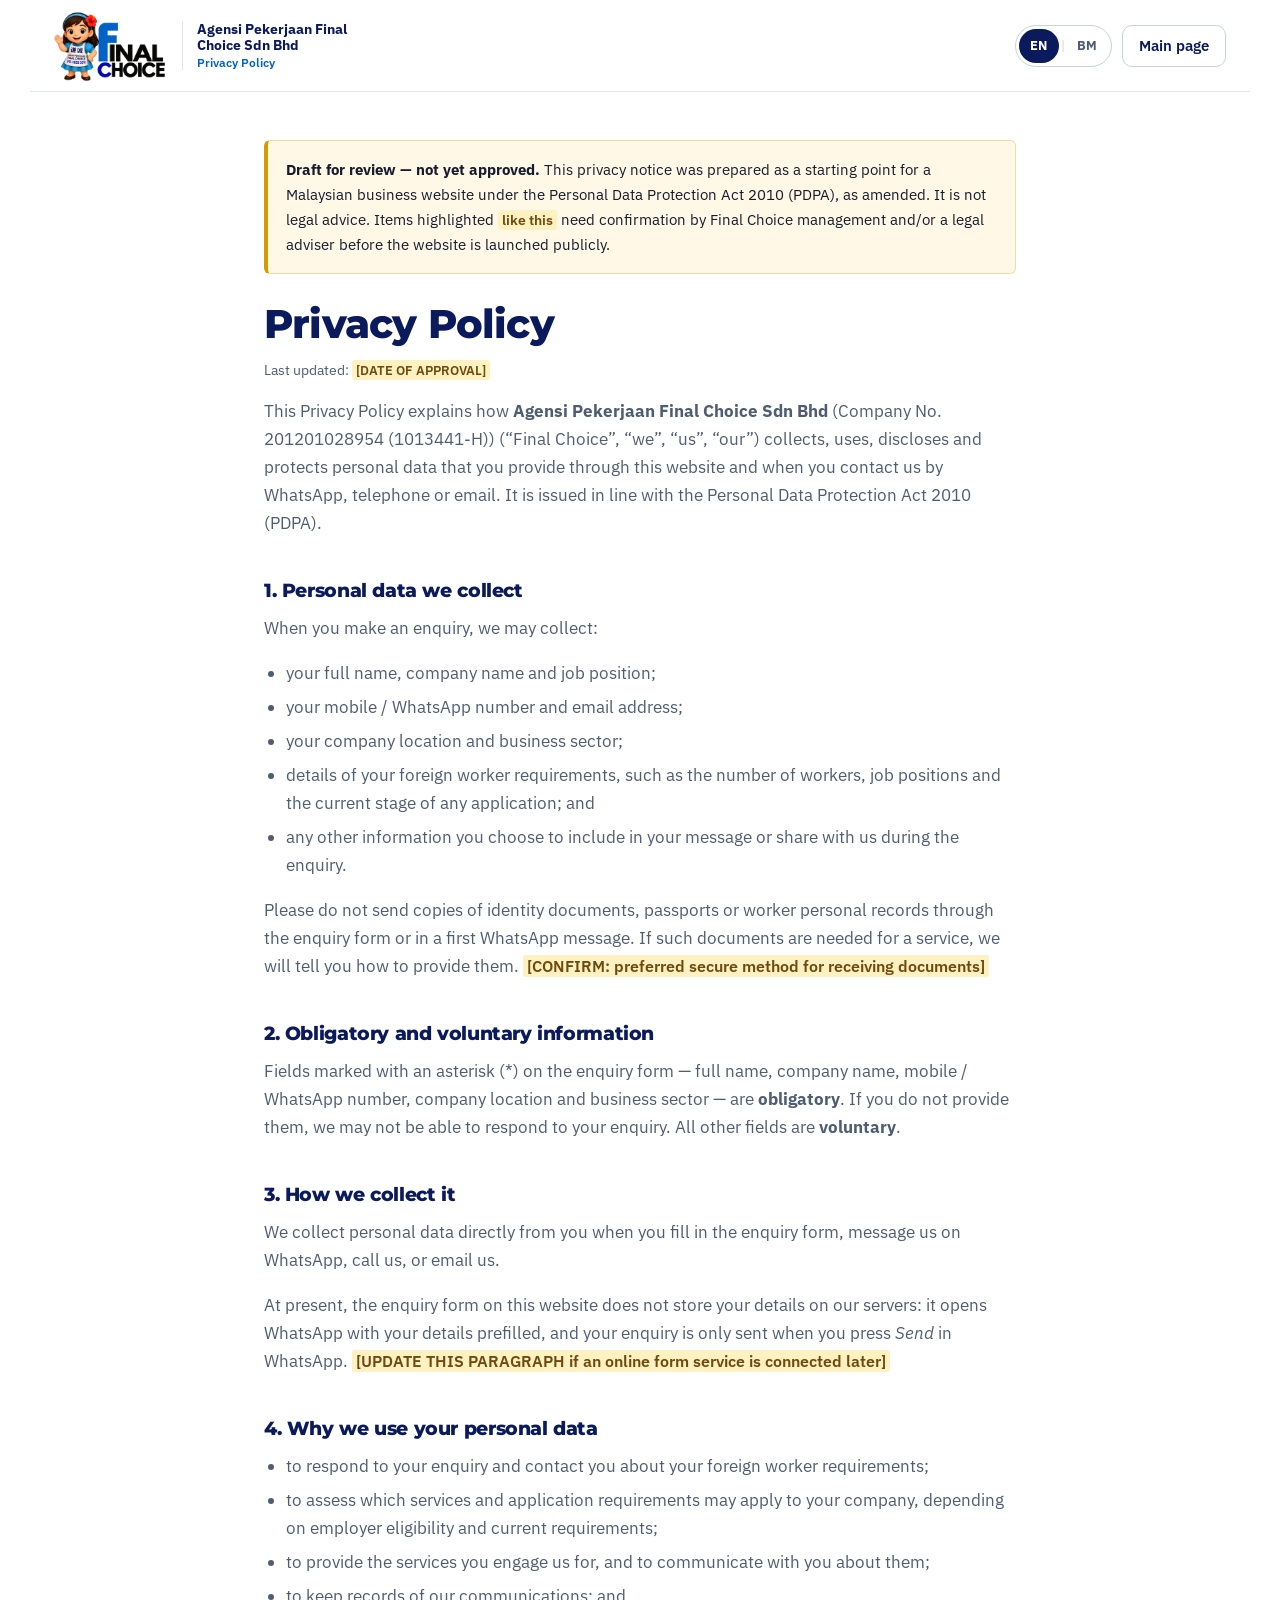
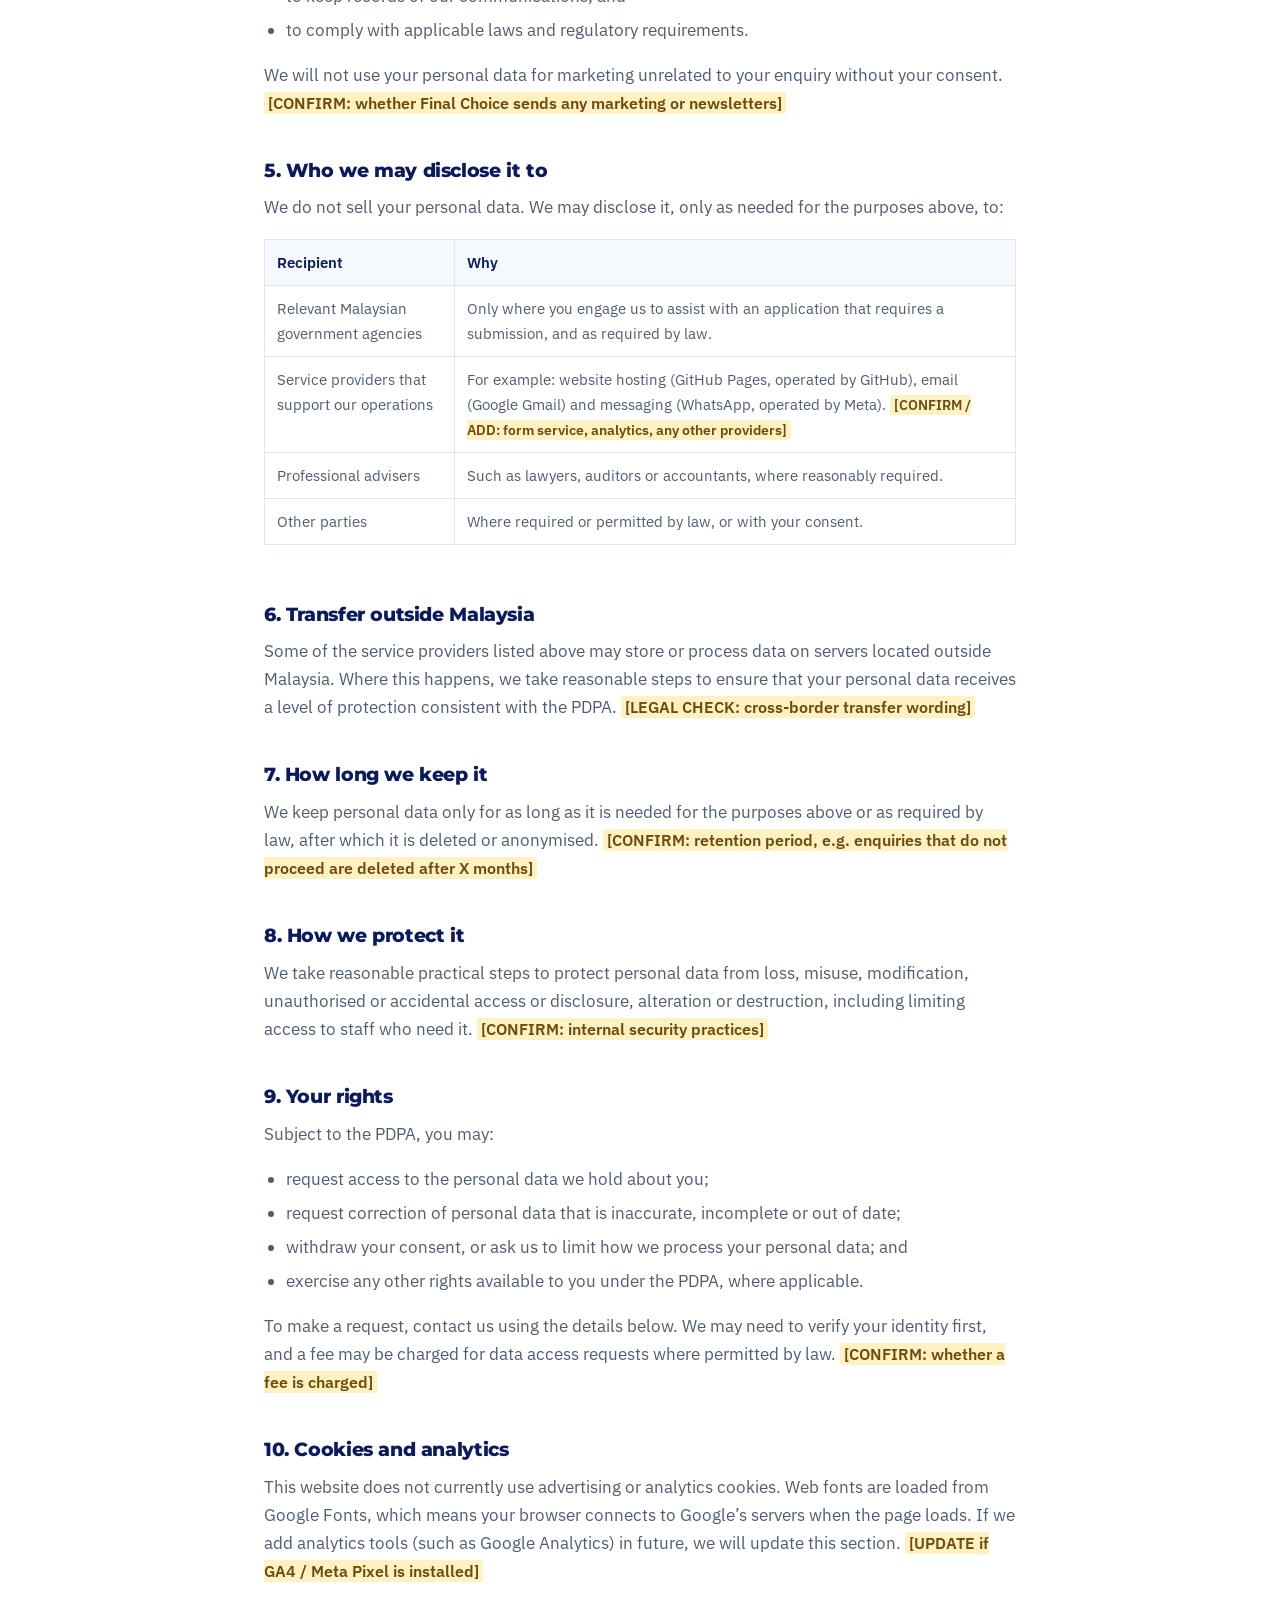
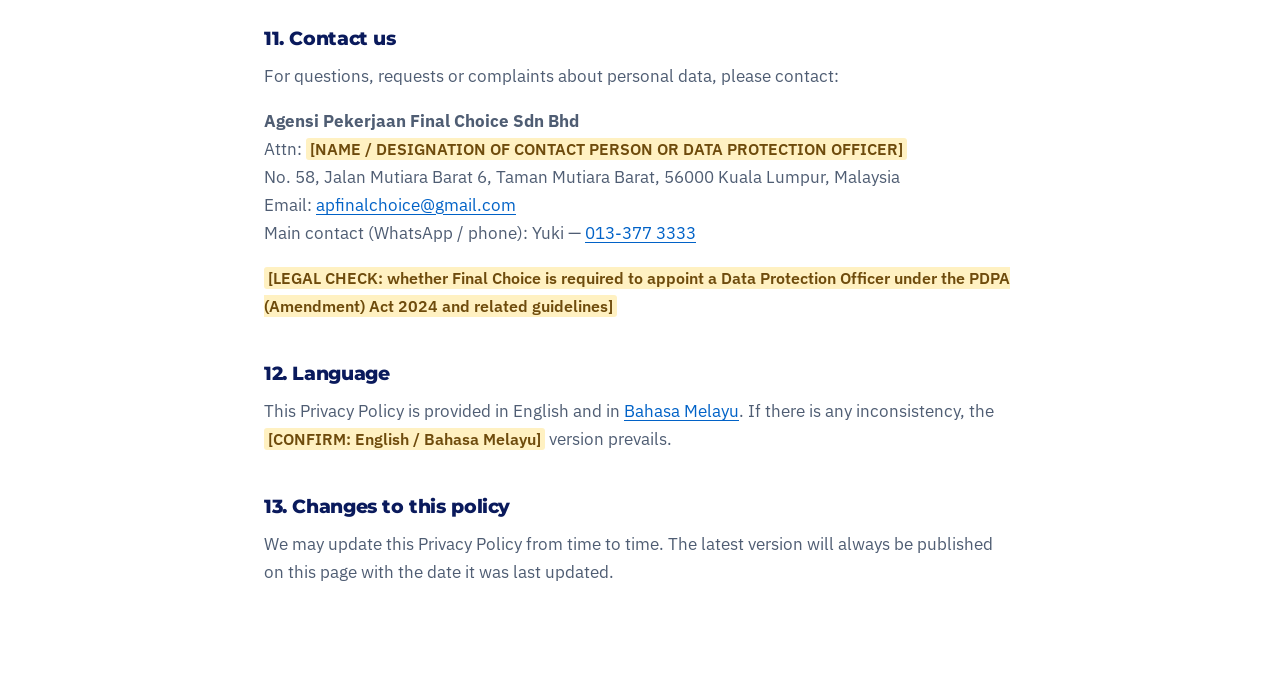
<file: privacy-policy.html>
<!DOCTYPE html>
<html lang="en-MY">
<head>
  <meta charset="utf-8">
  <meta name="viewport" content="width=device-width, initial-scale=1">
  <title>Privacy Policy | Final Choice</title>
  <meta name="description" content="Privacy Policy of Agensi Pekerjaan Final Choice Sdn Bhd for personal data collected through this website.">
  <!-- Draft: kept out of search results until finalised. Change to "index, follow" when approved. -->
  <meta name="robots" content="noindex, follow">
  <link rel="alternate" hreflang="en" href="https://yukisph88.github.io/final-choice-foreign-worker/privacy-policy.html">
  <link rel="alternate" hreflang="ms" href="https://yukisph88.github.io/final-choice-foreign-worker/ms/privacy-policy.html">
  <link rel="icon" href="assets/favicon/favicon-48.png" type="image/png" sizes="48x48">
  <link rel="apple-touch-icon" href="assets/favicon/apple-touch-icon.png">
  <link rel="preconnect" href="https://fonts.googleapis.com">
  <link rel="preconnect" href="https://fonts.gstatic.com" crossorigin>
  <link href="https://fonts.googleapis.com/css2?family=IBM+Plex+Sans:wght@400;500;600;700&family=Montserrat:wght@700;800&display=swap" rel="stylesheet">
  <link rel="stylesheet" href="styles.css">
  <style>
    .legal { max-width: 800px; padding-block: 48px 80px; }
    .legal h1 { font-size: clamp(1.9rem, 4vw, 2.5rem); margin-bottom: .3em; }
    .legal h2 { font-size: 1.2rem; margin-top: 2.2em; }
    .legal p, .legal li { color: var(--muted); }
    .legal ul { list-style: disc; padding-left: 1.3em; margin-bottom: 1em; }
    .legal li { margin-bottom: .35em; }
    .legal .updated { font-size: .9rem; }
    .legal table { width: 100%; border-collapse: collapse; margin: 0 0 1em; font-size: .95rem; }
    .legal th, .legal td { text-align: left; vertical-align: top; padding: 10px 12px; border: 1px solid var(--border); color: var(--muted); }
    .legal th { background: var(--surface); color: var(--primary); font-weight: 600; }
    .draft-box { background: #fff8e6; border: 1px solid #f0dca6; border-left: 4px solid #d99a00; padding: 16px 18px; border-radius: 6px; margin-bottom: 28px; }
    .draft-box p, .draft-box li { color: var(--text); font-size: .95rem; }
    .draft-box p:last-child { margin-bottom: 0; }
    mark.confirm { background: #fff1c2; color: #6e4b0c; padding: 1px 4px; border-radius: 3px; font-weight: 600; font-size: .92em; }
    .table-wrap { overflow-x: auto; }
    body { padding-bottom: 0 !important; }
    .legal-actions { margin-left: auto; display: flex; align-items: center; gap: 10px; }
    @media (max-width: 420px) { .legal-actions .btn { padding-inline: .8em; } }
  </style>
</head>
<body>
  <header class="site-header">
    <div class="container header-inner">
      <a class="brand" href="index.html">
        <picture>
          <source type="image/webp" srcset="assets/images/logo-final-choice-mark.webp">
          <img class="brand-logo" src="assets/images/logo-final-choice-mark.png" width="320" height="196" alt="Final Choice logo">
        </picture>
        <span class="brand-text"><span class="brand-name">Agensi Pekerjaan Final Choice Sdn Bhd</span><span class="brand-legal">Privacy Policy</span></span>
      </a>
      <div class="legal-actions">
        <nav class="lang-switch" aria-label="Language">
          <a href="privacy-policy.html" lang="en" hreflang="en" class="is-active" aria-current="page">EN</a>
          <span aria-hidden="true">|</span>
          <a href="ms/privacy-policy.html" lang="ms" hreflang="ms" title="Bahasa Melayu">BM</a>
        </nav>
        <a class="btn btn-outline btn-sm" href="index.html">Main page</a>
      </div>
    </div>
  </header>

  <main class="container legal">
    <!-- ================================================================
         DRAFT NOTICE — delete this box only after the policy has been
         reviewed and every <mark class="confirm"> item has been resolved.
         ================================================================ -->
    <div class="draft-box" role="note">
      <p><strong>Draft for review &mdash; not yet approved.</strong> This privacy notice was prepared as a starting point for a Malaysian business website under the Personal Data Protection Act 2010 (PDPA), as amended. It is not legal advice. Items highlighted <mark class="confirm">like this</mark> need confirmation by Final Choice management and/or a legal adviser before the website is launched publicly.</p>
    </div>

    <h1>Privacy Policy</h1>
    <p class="updated">Last updated: <mark class="confirm">[DATE OF APPROVAL]</mark></p>

    <p>This Privacy Policy explains how <strong>Agensi Pekerjaan Final Choice Sdn Bhd</strong> (Company No. 201201028954 (1013441-H)) (&ldquo;Final Choice&rdquo;, &ldquo;we&rdquo;, &ldquo;us&rdquo;, &ldquo;our&rdquo;) collects, uses, discloses and protects personal data that you provide through this website and when you contact us by WhatsApp, telephone or email. It is issued in line with the Personal Data Protection Act 2010 (PDPA).</p>

    <h2>1. Personal data we collect</h2>
    <p>When you make an enquiry, we may collect:</p>
    <ul>
      <li>your full name, company name and job position;</li>
      <li>your mobile / WhatsApp number and email address;</li>
      <li>your company location and business sector;</li>
      <li>details of your foreign worker requirements, such as the number of workers, job positions and the current stage of any application; and</li>
      <li>any other information you choose to include in your message or share with us during the enquiry.</li>
    </ul>
    <p>Please do not send copies of identity documents, passports or worker personal records through the enquiry form or in a first WhatsApp message. If such documents are needed for a service, we will tell you how to provide them. <mark class="confirm">[CONFIRM: preferred secure method for receiving documents]</mark></p>

    <h2>2. Obligatory and voluntary information</h2>
    <p>Fields marked with an asterisk (*) on the enquiry form &mdash; full name, company name, mobile / WhatsApp number, company location and business sector &mdash; are <strong>obligatory</strong>. If you do not provide them, we may not be able to respond to your enquiry. All other fields are <strong>voluntary</strong>.</p>

    <h2>3. How we collect it</h2>
    <p>We collect personal data directly from you when you fill in the enquiry form, message us on WhatsApp, call us, or email us.</p>
    <p>At present, the enquiry form on this website does not store your details on our servers: it opens WhatsApp with your details prefilled, and your enquiry is only sent when you press <em>Send</em> in WhatsApp. <mark class="confirm">[UPDATE THIS PARAGRAPH if an online form service is connected later]</mark></p>

    <h2>4. Why we use your personal data</h2>
    <ul>
      <li>to respond to your enquiry and contact you about your foreign worker requirements;</li>
      <li>to assess which services and application requirements may apply to your company, depending on employer eligibility and current requirements;</li>
      <li>to provide the services you engage us for, and to communicate with you about them;</li>
      <li>to keep records of our communications; and</li>
      <li>to comply with applicable laws and regulatory requirements.</li>
    </ul>
    <p>We will not use your personal data for marketing unrelated to your enquiry without your consent. <mark class="confirm">[CONFIRM: whether Final Choice sends any marketing or newsletters]</mark></p>

    <h2>5. Who we may disclose it to</h2>
    <p>We do not sell your personal data. We may disclose it, only as needed for the purposes above, to:</p>
    <div class="table-wrap">
      <table>
        <thead><tr><th>Recipient</th><th>Why</th></tr></thead>
        <tbody>
          <tr><td>Relevant Malaysian government agencies</td><td>Only where you engage us to assist with an application that requires a submission, and as required by law.</td></tr>
          <tr><td>Service providers that support our operations</td><td>For example: website hosting (GitHub Pages, operated by GitHub), email (Google Gmail) and messaging (WhatsApp, operated by Meta). <mark class="confirm">[CONFIRM / ADD: form service, analytics, any other providers]</mark></td></tr>
          <tr><td>Professional advisers</td><td>Such as lawyers, auditors or accountants, where reasonably required.</td></tr>
          <tr><td>Other parties</td><td>Where required or permitted by law, or with your consent.</td></tr>
        </tbody>
      </table>
    </div>

    <h2>6. Transfer outside Malaysia</h2>
    <p>Some of the service providers listed above may store or process data on servers located outside Malaysia. Where this happens, we take reasonable steps to ensure that your personal data receives a level of protection consistent with the PDPA. <mark class="confirm">[LEGAL CHECK: cross-border transfer wording]</mark></p>

    <h2>7. How long we keep it</h2>
    <p>We keep personal data only for as long as it is needed for the purposes above or as required by law, after which it is deleted or anonymised. <mark class="confirm">[CONFIRM: retention period, e.g. enquiries that do not proceed are deleted after X months]</mark></p>

    <h2>8. How we protect it</h2>
    <p>We take reasonable practical steps to protect personal data from loss, misuse, modification, unauthorised or accidental access or disclosure, alteration or destruction, including limiting access to staff who need it. <mark class="confirm">[CONFIRM: internal security practices]</mark></p>

    <h2>9. Your rights</h2>
    <p>Subject to the PDPA, you may:</p>
    <ul>
      <li>request access to the personal data we hold about you;</li>
      <li>request correction of personal data that is inaccurate, incomplete or out of date;</li>
      <li>withdraw your consent, or ask us to limit how we process your personal data; and</li>
      <li>exercise any other rights available to you under the PDPA, where applicable.</li>
    </ul>
    <p>To make a request, contact us using the details below. We may need to verify your identity first, and a fee may be charged for data access requests where permitted by law. <mark class="confirm">[CONFIRM: whether a fee is charged]</mark></p>

    <h2>10. Cookies and analytics</h2>
    <p>This website does not currently use advertising or analytics cookies. Web fonts are loaded from Google Fonts, which means your browser connects to Google&rsquo;s servers when the page loads. If we add analytics tools (such as Google Analytics) in future, we will update this section. <mark class="confirm">[UPDATE if GA4 / Meta Pixel is installed]</mark></p>

    <h2>11. Contact us</h2>
    <p>For questions, requests or complaints about personal data, please contact:</p>
    <p>
      <strong>Agensi Pekerjaan Final Choice Sdn Bhd</strong><br>
      Attn: <mark class="confirm">[NAME / DESIGNATION OF CONTACT PERSON OR DATA PROTECTION OFFICER]</mark><br>
      No. 58, Jalan Mutiara Barat 6, Taman Mutiara Barat, 56000 Kuala Lumpur, Malaysia<br>
      Email: <a href="mailto:apfinalchoice@gmail.com">apfinalchoice@gmail.com</a><br>
      Main contact (WhatsApp / phone): Yuki &mdash; <a href="tel:+60133773333">013-377 3333</a>
    </p>
    <p><mark class="confirm">[LEGAL CHECK: whether Final Choice is required to appoint a Data Protection Officer under the PDPA (Amendment) Act 2024 and related guidelines]</mark></p>

    <h2>12. Language</h2>
    <p>This Privacy Policy is provided in English and in <a href="ms/privacy-policy.html" hreflang="ms">Bahasa Melayu</a>. If there is any inconsistency, the <mark class="confirm">[CONFIRM: English / Bahasa Melayu]</mark> version prevails.</p>

    <h2>13. Changes to this policy</h2>
    <p>We may update this Privacy Policy from time to time. The latest version will always be published on this page with the date it was last updated.</p>
  </main>
</body>
</html>
</file>
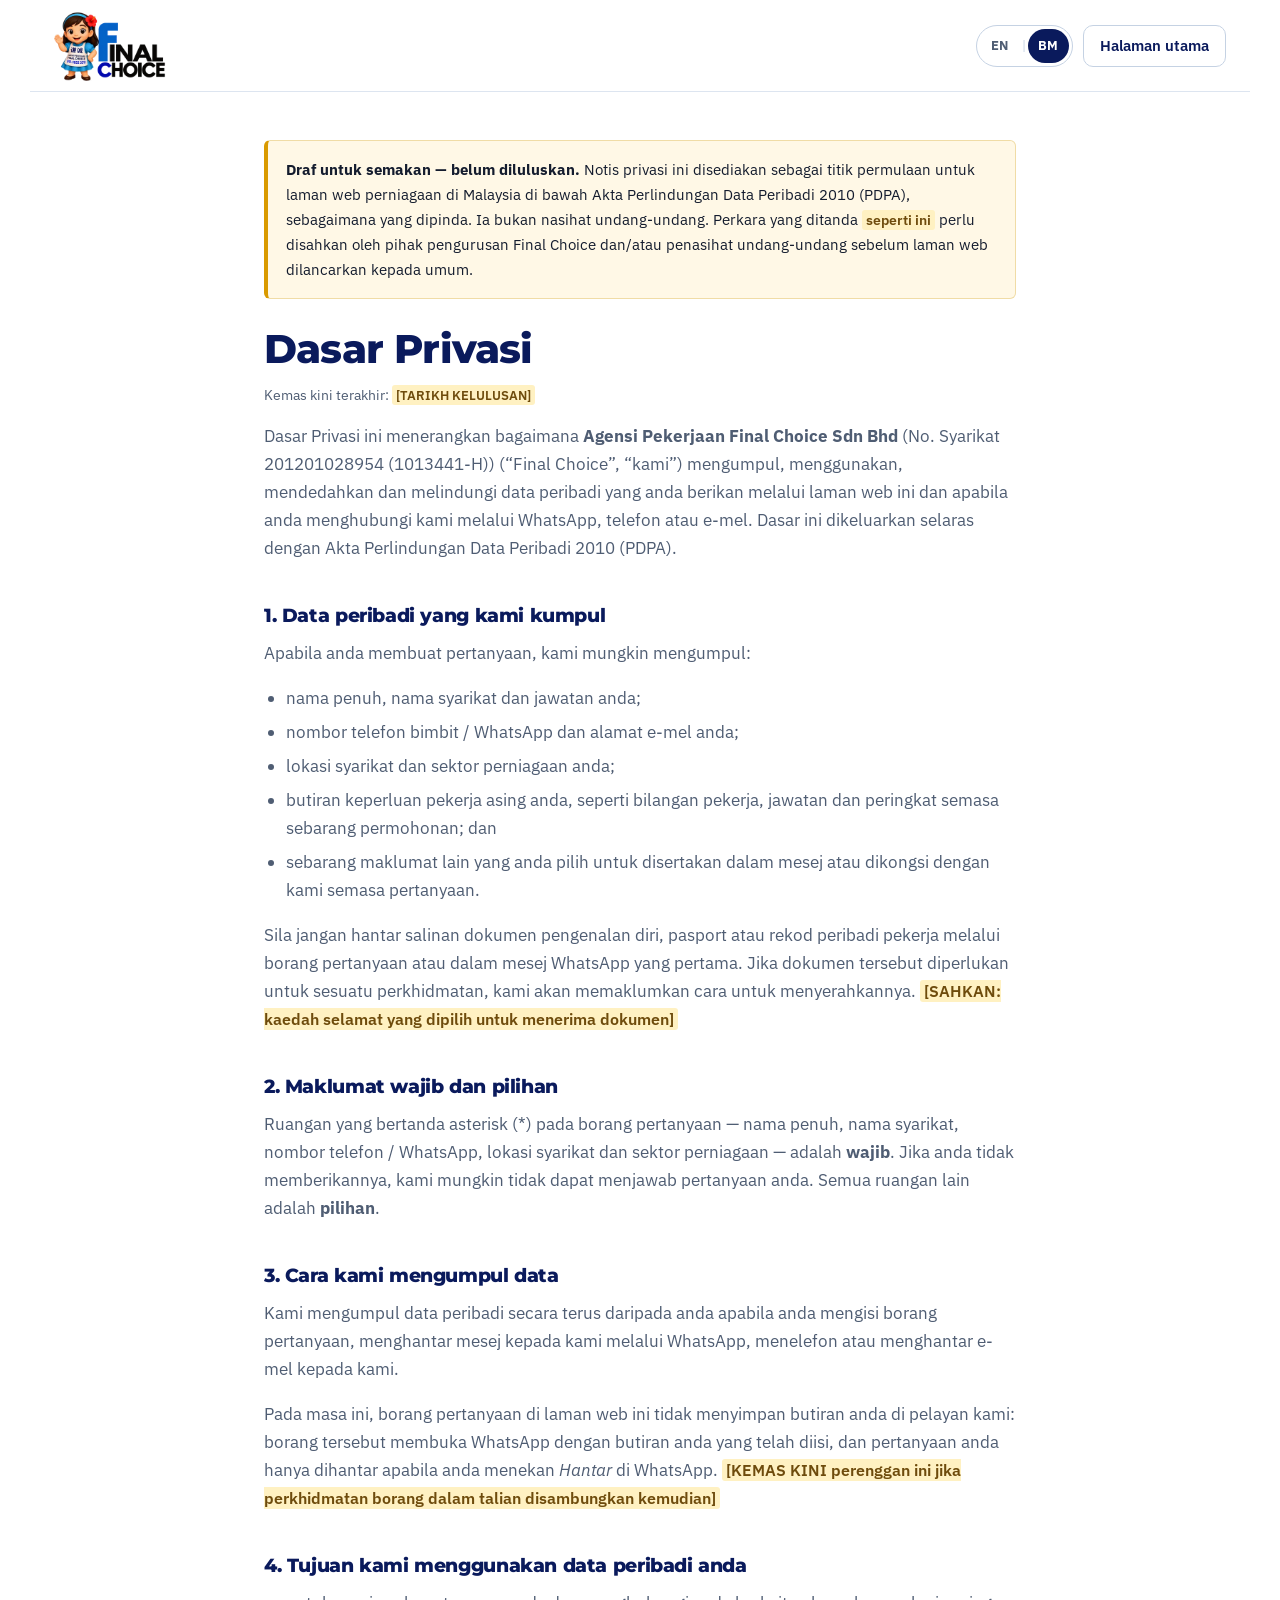
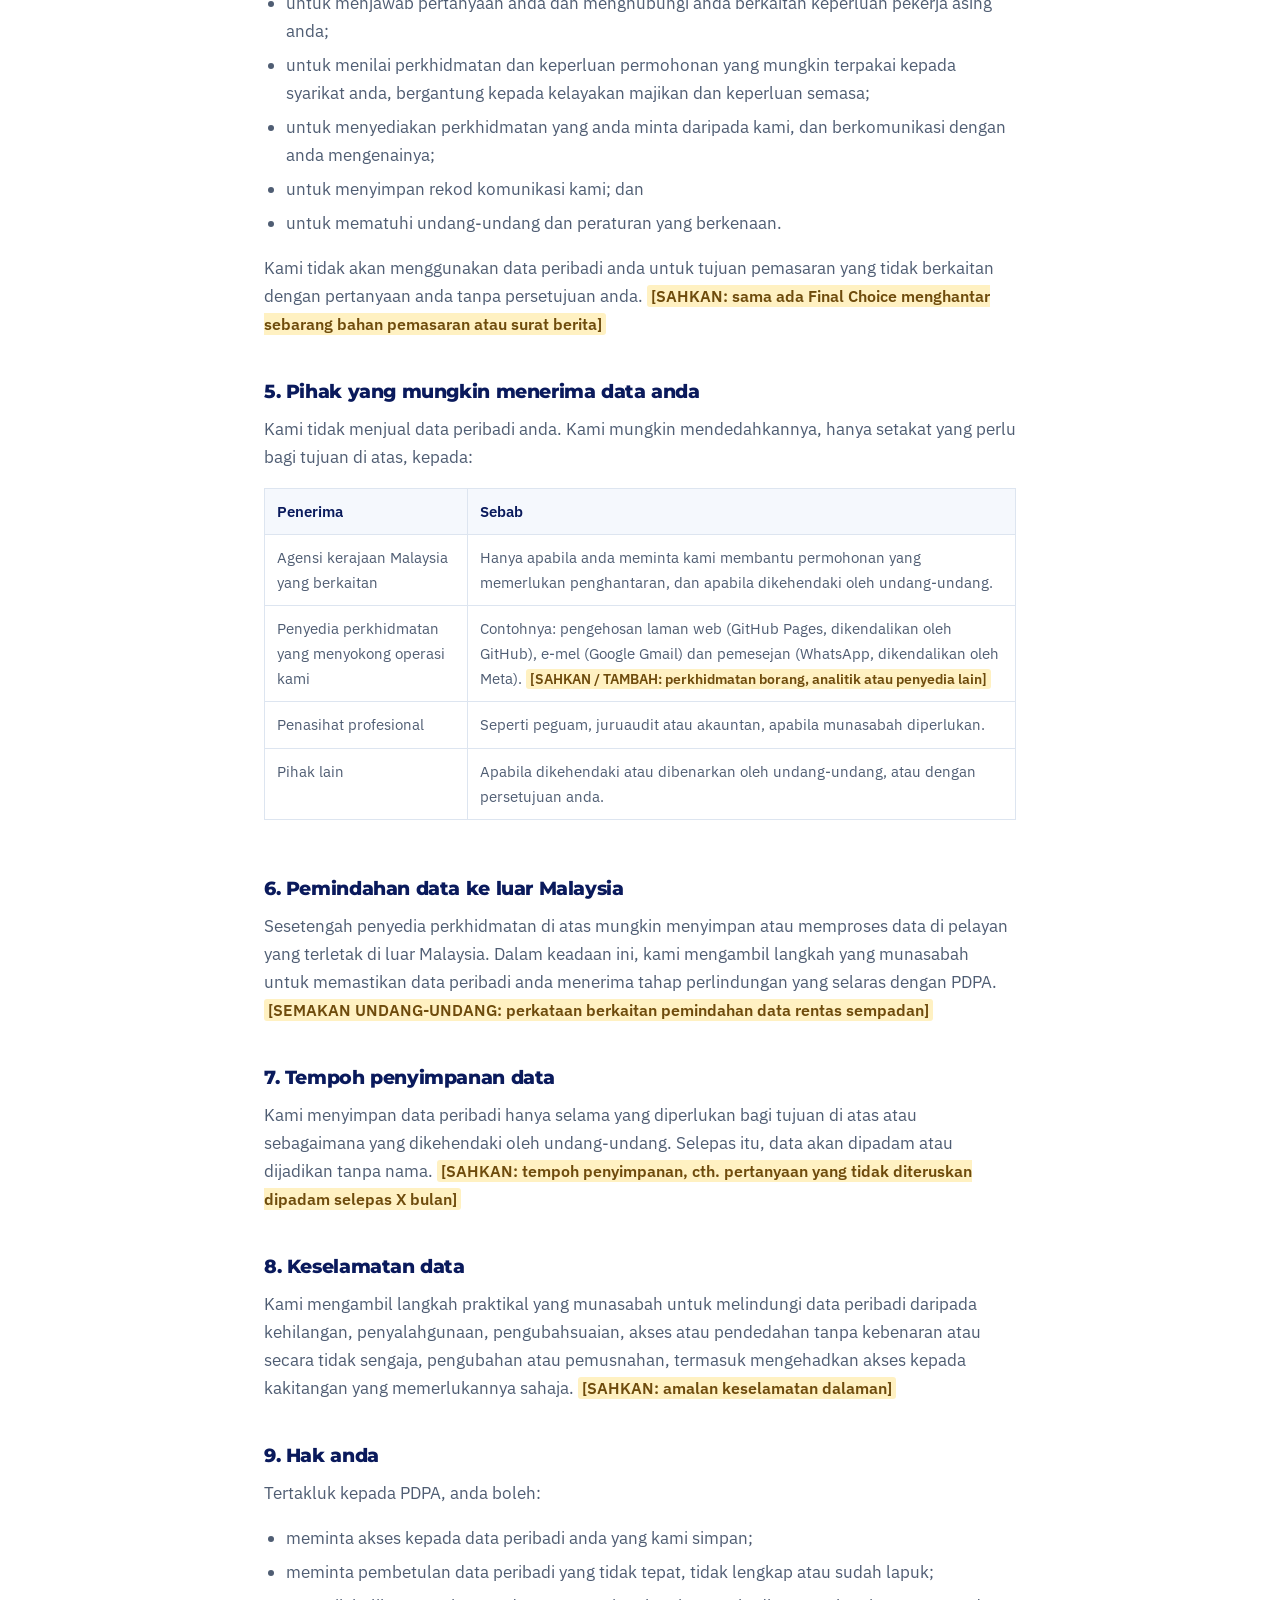
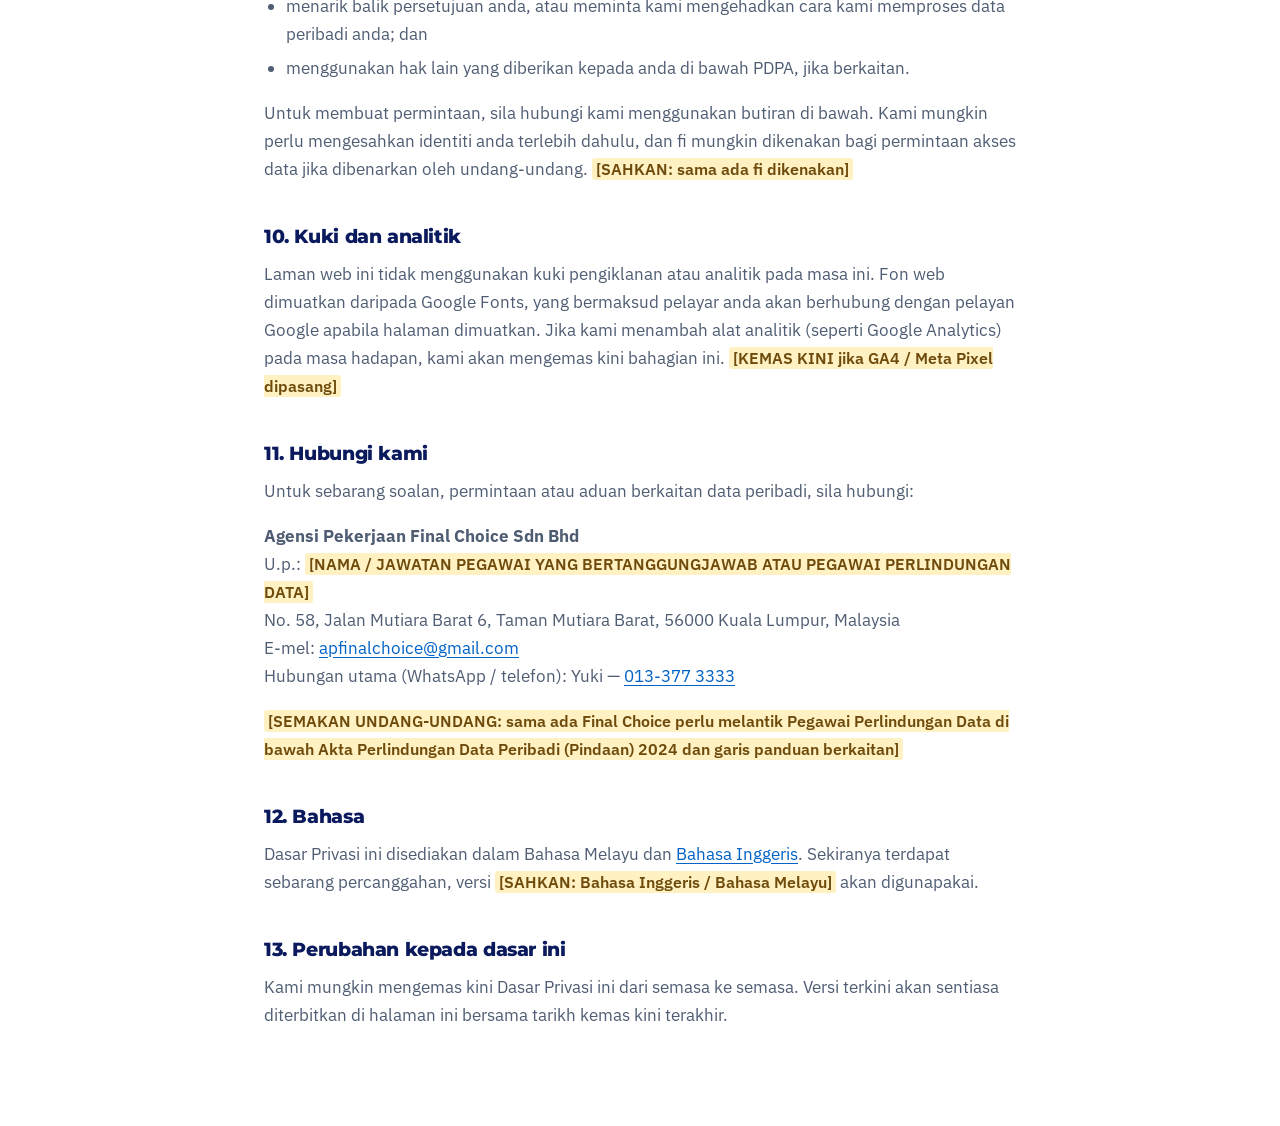
<file: ms/privacy-policy.html>
<!DOCTYPE html>
<html lang="ms-MY">
<head>
  <meta charset="utf-8">
  <meta name="viewport" content="width=device-width, initial-scale=1">
  <title>Dasar Privasi | Final Choice</title>
  <meta name="description" content="Dasar Privasi Agensi Pekerjaan Final Choice Sdn Bhd bagi data peribadi yang dikumpul melalui laman web ini.">
  <!-- Draft: kept out of search results until finalised. Change to "index, follow" when approved. -->
  <meta name="robots" content="noindex, follow">
  <link rel="alternate" hreflang="en" href="https://yukisph88.github.io/final-choice-foreign-worker/privacy-policy.html">
  <link rel="alternate" hreflang="ms" href="https://yukisph88.github.io/final-choice-foreign-worker/ms/privacy-policy.html">
  <link rel="icon" href="../assets/favicon/favicon-48.png" type="image/png" sizes="48x48">
  <link rel="apple-touch-icon" href="../assets/favicon/apple-touch-icon.png">
  <link rel="preconnect" href="https://fonts.googleapis.com">
  <link rel="preconnect" href="https://fonts.gstatic.com" crossorigin>
  <link href="https://fonts.googleapis.com/css2?family=IBM+Plex+Sans:wght@400;500;600;700&family=Montserrat:wght@700;800&display=swap" rel="stylesheet">
  <link rel="stylesheet" href="../styles.css">
  <style>
    .legal { max-width: 800px; padding-block: 48px 80px; }
    .legal h1 { font-size: clamp(1.9rem, 4vw, 2.5rem); margin-bottom: .3em; }
    .legal h2 { font-size: 1.2rem; margin-top: 2.2em; }
    .legal p, .legal li { color: var(--muted); }
    .legal ul { list-style: disc; padding-left: 1.3em; margin-bottom: 1em; }
    .legal li { margin-bottom: .35em; }
    .legal .updated { font-size: .9rem; }
    .legal table { width: 100%; border-collapse: collapse; margin: 0 0 1em; font-size: .95rem; }
    .legal th, .legal td { text-align: left; vertical-align: top; padding: 10px 12px; border: 1px solid var(--border); color: var(--muted); }
    .legal th { background: var(--surface); color: var(--primary); font-weight: 600; }
    .draft-box { background: #fff8e6; border: 1px solid #f0dca6; border-left: 4px solid #d99a00; padding: 16px 18px; border-radius: 6px; margin-bottom: 28px; }
    .draft-box p, .draft-box li { color: var(--text); font-size: .95rem; }
    .draft-box p:last-child { margin-bottom: 0; }
    mark.confirm { background: #fff1c2; color: #6e4b0c; padding: 1px 4px; border-radius: 3px; font-weight: 600; font-size: .92em; }
    .table-wrap { overflow-x: auto; }
    body { padding-bottom: 0 !important; }
    .legal-actions { margin-left: auto; display: flex; align-items: center; gap: 10px; }
    @media (max-width: 420px) { .legal-actions .btn { padding-inline: .8em; } }
  </style>
</head>
<body>
  <header class="site-header">
    <div class="container header-inner">
      <a class="brand" href="./">
        <picture>
          <source type="image/webp" srcset="../assets/images/logo-final-choice-mark.webp">
          <img class="brand-logo" src="../assets/images/logo-final-choice-mark.png" width="320" height="196" alt="Logo Final Choice">
        </picture>
        <span class="brand-text"><span class="brand-name">Agensi Pekerjaan Final Choice Sdn Bhd</span><span class="brand-legal">Dasar Privasi</span></span>
      </a>
      <div class="legal-actions">
        <nav class="lang-switch" aria-label="Bahasa">
          <a href="../privacy-policy.html" lang="en" hreflang="en" title="English">EN</a>
          <span aria-hidden="true">|</span>
          <a href="privacy-policy.html" lang="ms" hreflang="ms" class="is-active" aria-current="page">BM</a>
        </nav>
        <a class="btn btn-outline btn-sm" href="./">Halaman utama</a>
      </div>
    </div>
  </header>

  <main class="container legal">
    <!-- ================================================================
         DRAFT NOTICE — delete this box only after the policy has been
         reviewed and every <mark class="confirm"> item has been resolved.
         Keep this page and ../privacy-policy.html (English) in sync.
         ================================================================ -->
    <div class="draft-box" role="note">
      <p><strong>Draf untuk semakan &mdash; belum diluluskan.</strong> Notis privasi ini disediakan sebagai titik permulaan untuk laman web perniagaan di Malaysia di bawah Akta Perlindungan Data Peribadi 2010 (PDPA), sebagaimana yang dipinda. Ia bukan nasihat undang-undang. Perkara yang ditanda <mark class="confirm">seperti ini</mark> perlu disahkan oleh pihak pengurusan Final Choice dan/atau penasihat undang-undang sebelum laman web dilancarkan kepada umum.</p>
    </div>

    <h1>Dasar Privasi</h1>
    <p class="updated">Kemas kini terakhir: <mark class="confirm">[TARIKH KELULUSAN]</mark></p>

    <p>Dasar Privasi ini menerangkan bagaimana <strong>Agensi Pekerjaan Final Choice Sdn Bhd</strong> (No. Syarikat 201201028954 (1013441-H)) (&ldquo;Final Choice&rdquo;, &ldquo;kami&rdquo;) mengumpul, menggunakan, mendedahkan dan melindungi data peribadi yang anda berikan melalui laman web ini dan apabila anda menghubungi kami melalui WhatsApp, telefon atau e-mel. Dasar ini dikeluarkan selaras dengan Akta Perlindungan Data Peribadi 2010 (PDPA).</p>

    <h2>1. Data peribadi yang kami kumpul</h2>
    <p>Apabila anda membuat pertanyaan, kami mungkin mengumpul:</p>
    <ul>
      <li>nama penuh, nama syarikat dan jawatan anda;</li>
      <li>nombor telefon bimbit / WhatsApp dan alamat e-mel anda;</li>
      <li>lokasi syarikat dan sektor perniagaan anda;</li>
      <li>butiran keperluan pekerja asing anda, seperti bilangan pekerja, jawatan dan peringkat semasa sebarang permohonan; dan</li>
      <li>sebarang maklumat lain yang anda pilih untuk disertakan dalam mesej atau dikongsi dengan kami semasa pertanyaan.</li>
    </ul>
    <p>Sila jangan hantar salinan dokumen pengenalan diri, pasport atau rekod peribadi pekerja melalui borang pertanyaan atau dalam mesej WhatsApp yang pertama. Jika dokumen tersebut diperlukan untuk sesuatu perkhidmatan, kami akan memaklumkan cara untuk menyerahkannya. <mark class="confirm">[SAHKAN: kaedah selamat yang dipilih untuk menerima dokumen]</mark></p>

    <h2>2. Maklumat wajib dan pilihan</h2>
    <p>Ruangan yang bertanda asterisk (*) pada borang pertanyaan &mdash; nama penuh, nama syarikat, nombor telefon / WhatsApp, lokasi syarikat dan sektor perniagaan &mdash; adalah <strong>wajib</strong>. Jika anda tidak memberikannya, kami mungkin tidak dapat menjawab pertanyaan anda. Semua ruangan lain adalah <strong>pilihan</strong>.</p>

    <h2>3. Cara kami mengumpul data</h2>
    <p>Kami mengumpul data peribadi secara terus daripada anda apabila anda mengisi borang pertanyaan, menghantar mesej kepada kami melalui WhatsApp, menelefon atau menghantar e-mel kepada kami.</p>
    <p>Pada masa ini, borang pertanyaan di laman web ini tidak menyimpan butiran anda di pelayan kami: borang tersebut membuka WhatsApp dengan butiran anda yang telah diisi, dan pertanyaan anda hanya dihantar apabila anda menekan <em>Hantar</em> di WhatsApp. <mark class="confirm">[KEMAS KINI perenggan ini jika perkhidmatan borang dalam talian disambungkan kemudian]</mark></p>

    <h2>4. Tujuan kami menggunakan data peribadi anda</h2>
    <ul>
      <li>untuk menjawab pertanyaan anda dan menghubungi anda berkaitan keperluan pekerja asing anda;</li>
      <li>untuk menilai perkhidmatan dan keperluan permohonan yang mungkin terpakai kepada syarikat anda, bergantung kepada kelayakan majikan dan keperluan semasa;</li>
      <li>untuk menyediakan perkhidmatan yang anda minta daripada kami, dan berkomunikasi dengan anda mengenainya;</li>
      <li>untuk menyimpan rekod komunikasi kami; dan</li>
      <li>untuk mematuhi undang-undang dan peraturan yang berkenaan.</li>
    </ul>
    <p>Kami tidak akan menggunakan data peribadi anda untuk tujuan pemasaran yang tidak berkaitan dengan pertanyaan anda tanpa persetujuan anda. <mark class="confirm">[SAHKAN: sama ada Final Choice menghantar sebarang bahan pemasaran atau surat berita]</mark></p>

    <h2>5. Pihak yang mungkin menerima data anda</h2>
    <p>Kami tidak menjual data peribadi anda. Kami mungkin mendedahkannya, hanya setakat yang perlu bagi tujuan di atas, kepada:</p>
    <div class="table-wrap">
      <table>
        <thead><tr><th>Penerima</th><th>Sebab</th></tr></thead>
        <tbody>
          <tr><td>Agensi kerajaan Malaysia yang berkaitan</td><td>Hanya apabila anda meminta kami membantu permohonan yang memerlukan penghantaran, dan apabila dikehendaki oleh undang-undang.</td></tr>
          <tr><td>Penyedia perkhidmatan yang menyokong operasi kami</td><td>Contohnya: pengehosan laman web (GitHub Pages, dikendalikan oleh GitHub), e-mel (Google Gmail) dan pemesejan (WhatsApp, dikendalikan oleh Meta). <mark class="confirm">[SAHKAN / TAMBAH: perkhidmatan borang, analitik atau penyedia lain]</mark></td></tr>
          <tr><td>Penasihat profesional</td><td>Seperti peguam, juruaudit atau akauntan, apabila munasabah diperlukan.</td></tr>
          <tr><td>Pihak lain</td><td>Apabila dikehendaki atau dibenarkan oleh undang-undang, atau dengan persetujuan anda.</td></tr>
        </tbody>
      </table>
    </div>

    <h2>6. Pemindahan data ke luar Malaysia</h2>
    <p>Sesetengah penyedia perkhidmatan di atas mungkin menyimpan atau memproses data di pelayan yang terletak di luar Malaysia. Dalam keadaan ini, kami mengambil langkah yang munasabah untuk memastikan data peribadi anda menerima tahap perlindungan yang selaras dengan PDPA. <mark class="confirm">[SEMAKAN UNDANG-UNDANG: perkataan berkaitan pemindahan data rentas sempadan]</mark></p>

    <h2>7. Tempoh penyimpanan data</h2>
    <p>Kami menyimpan data peribadi hanya selama yang diperlukan bagi tujuan di atas atau sebagaimana yang dikehendaki oleh undang-undang. Selepas itu, data akan dipadam atau dijadikan tanpa nama. <mark class="confirm">[SAHKAN: tempoh penyimpanan, cth. pertanyaan yang tidak diteruskan dipadam selepas X bulan]</mark></p>

    <h2>8. Keselamatan data</h2>
    <p>Kami mengambil langkah praktikal yang munasabah untuk melindungi data peribadi daripada kehilangan, penyalahgunaan, pengubahsuaian, akses atau pendedahan tanpa kebenaran atau secara tidak sengaja, pengubahan atau pemusnahan, termasuk mengehadkan akses kepada kakitangan yang memerlukannya sahaja. <mark class="confirm">[SAHKAN: amalan keselamatan dalaman]</mark></p>

    <h2>9. Hak anda</h2>
    <p>Tertakluk kepada PDPA, anda boleh:</p>
    <ul>
      <li>meminta akses kepada data peribadi anda yang kami simpan;</li>
      <li>meminta pembetulan data peribadi yang tidak tepat, tidak lengkap atau sudah lapuk;</li>
      <li>menarik balik persetujuan anda, atau meminta kami mengehadkan cara kami memproses data peribadi anda; dan</li>
      <li>menggunakan hak lain yang diberikan kepada anda di bawah PDPA, jika berkaitan.</li>
    </ul>
    <p>Untuk membuat permintaan, sila hubungi kami menggunakan butiran di bawah. Kami mungkin perlu mengesahkan identiti anda terlebih dahulu, dan fi mungkin dikenakan bagi permintaan akses data jika dibenarkan oleh undang-undang. <mark class="confirm">[SAHKAN: sama ada fi dikenakan]</mark></p>

    <h2>10. Kuki dan analitik</h2>
    <p>Laman web ini tidak menggunakan kuki pengiklanan atau analitik pada masa ini. Fon web dimuatkan daripada Google Fonts, yang bermaksud pelayar anda akan berhubung dengan pelayan Google apabila halaman dimuatkan. Jika kami menambah alat analitik (seperti Google Analytics) pada masa hadapan, kami akan mengemas kini bahagian ini. <mark class="confirm">[KEMAS KINI jika GA4 / Meta Pixel dipasang]</mark></p>

    <h2>11. Hubungi kami</h2>
    <p>Untuk sebarang soalan, permintaan atau aduan berkaitan data peribadi, sila hubungi:</p>
    <p>
      <strong>Agensi Pekerjaan Final Choice Sdn Bhd</strong><br>
      U.p.: <mark class="confirm">[NAMA / JAWATAN PEGAWAI YANG BERTANGGUNGJAWAB ATAU PEGAWAI PERLINDUNGAN DATA]</mark><br>
      No. 58, Jalan Mutiara Barat 6, Taman Mutiara Barat, 56000 Kuala Lumpur, Malaysia<br>
      E-mel: <a href="mailto:apfinalchoice@gmail.com">apfinalchoice@gmail.com</a><br>
      Hubungan utama (WhatsApp / telefon): Yuki &mdash; <a href="tel:+60133773333">013-377 3333</a>
    </p>
    <p><mark class="confirm">[SEMAKAN UNDANG-UNDANG: sama ada Final Choice perlu melantik Pegawai Perlindungan Data di bawah Akta Perlindungan Data Peribadi (Pindaan) 2024 dan garis panduan berkaitan]</mark></p>

    <h2>12. Bahasa</h2>
    <p>Dasar Privasi ini disediakan dalam Bahasa Melayu dan <a href="../privacy-policy.html" hreflang="en">Bahasa Inggeris</a>. Sekiranya terdapat sebarang percanggahan, versi <mark class="confirm">[SAHKAN: Bahasa Inggeris / Bahasa Melayu]</mark> akan digunapakai.</p>

    <h2>13. Perubahan kepada dasar ini</h2>
    <p>Kami mungkin mengemas kini Dasar Privasi ini dari semasa ke semasa. Versi terkini akan sentiasa diterbitkan di halaman ini bersama tarikh kemas kini terakhir.</p>
  </main>
</body>
</html>
</file>
<file: styles.css>
/* ==========================================================================
   Final Choice â€” Foreign Worker landing page
   Palette derived from the official Final Choice logo:
   royal navy (company name), brand blue (the "F"), sky blue (mascot dress).
   Change colours here only.
   ========================================================================== */

:root {
  /* Brand (from logo) */
  --primary: #0a1a5c;          /* deep brand navy â€” headings, dark sections */
  --primary-dark: #06103d;
  --primary-light: #eaf1fc;
  --secondary: #0162c7;        /* logo "F" blue â€” links, icons, accents */
  --royal: #0a24b8;            /* logo "C" royal blue â€” gradients only */
  --accent: #30aced;           /* mascot sky blue â€” decorative accents */
  --accent-light: #7fcdf5;     /* sky on dark backgrounds */
  --accent-soft: #e8f5fd;
  --whatsapp: #128c4a;         /* WhatsApp CTA (AA contrast with white) */
  --whatsapp-dark: #0d6e3a;
  --whatsapp-soft: #e6f4ec;

  /* Neutrals */
  --background: #ffffff;
  --surface: #f5f8fd;
  --surface-2: #eaf0f8;
  --text: #141c2e;
  --muted: #4f5d73;
  --border: #dde5f0;
  --border-strong: #c5d2e3;
  --success: #137a43;
  --error: #b42318;
  --on-dark: #ffffff;
  --on-dark-muted: #c2cee6;

  --grad-brand: linear-gradient(135deg, var(--secondary) 0%, var(--royal) 100%);
  --grad-dark: linear-gradient(140deg, #0b1d6b 0%, #06103d 100%);

  /* Type & layout */
  --font: "IBM Plex Sans", system-ui, -apple-system, "Segoe UI", Roboto, Arial, sans-serif;
  --font-head: "Montserrat", "IBM Plex Sans", system-ui, -apple-system, "Segoe UI", Arial, sans-serif;
  --radius-sm: 8px;
  --radius: 12px;
  --radius-lg: 18px;
  --radius-xl: 24px;
  --shadow-sm: 0 1px 2px rgba(10, 26, 92, .06);
  --shadow: 0 2px 6px rgba(10, 26, 92, .05), 0 12px 32px rgba(10, 26, 92, .08);
  --shadow-lg: 0 28px 60px rgba(10, 26, 92, .18);
  --container: 1220px;
  --gutter: 24px;
  --header-h: 92px;
  --mobile-bar-h: 64px;
  --focus: 0 0 0 3px #fff, 0 0 0 5px var(--secondary);
}

/* ---------- Base ---------- */
*, *::before, *::after { box-sizing: border-box; }
html { scroll-behavior: smooth; scroll-padding-top: calc(var(--header-h) + 16px); -webkit-text-size-adjust: 100%; }
body {
  margin: 0; font-family: var(--font); font-size: 1.0625rem; line-height: 1.65;
  color: var(--text); background: var(--background); overflow-x: hidden; -webkit-font-smoothing: antialiased;
}
img, svg { display: block; max-width: 100%; }
img { height: auto; }
h1, h2, h3, h4 { line-height: 1.2; margin: 0 0 .6em; color: var(--primary); font-weight: 700; }
h1, h2 { font-family: var(--font-head); letter-spacing: -.02em; }
h1 { font-size: clamp(2.15rem, 4.3vw, 3.35rem); font-weight: 800; line-height: 1.1; }
h2 { font-size: clamp(1.7rem, 3vw, 2.35rem); font-weight: 800; }
h3 { font-size: 1.15rem; letter-spacing: -.01em; }
h4 { font-size: 1rem; }
p { margin: 0 0 1em; }
a { color: var(--secondary); text-underline-offset: 3px; }
a:hover { color: var(--primary); }
ul, ol { margin: 0; padding: 0; list-style: none; }
address { font-style: normal; }
[hidden] { display: none !important; }
:focus-visible { outline: none; box-shadow: var(--focus); border-radius: 4px; }

.icon { width: 1.25em; height: 1.25em; flex-shrink: 0; }
.container { width: 100%; max-width: var(--container); margin-inline: auto; padding-inline: var(--gutter); }
.sr-only { position: absolute; width: 1px; height: 1px; padding: 0; margin: -1px; overflow: hidden; clip: rect(0 0 0 0); white-space: nowrap; border: 0; }
.skip-link { position: absolute; left: 12px; top: -60px; z-index: 200; background: var(--primary); color: #fff; padding: 10px 16px; border-radius: var(--radius-sm); }
.skip-link:focus { top: 12px; color: #fff; }

/* ---------- Buttons ---------- */
.btn {
  display: inline-flex; align-items: center; justify-content: center; gap: .55em;
  min-height: 48px; padding: .75em 1.4em;
  font: inherit; font-size: 1rem; font-weight: 600; line-height: 1.2; text-align: center; text-decoration: none;
  border: 1.5px solid transparent; border-radius: 10px; cursor: pointer;
  transition: background-color .2s, border-color .2s, color .2s, box-shadow .2s, transform .2s;
}
.btn:hover { transform: translateY(-1px); }
.btn:active { transform: none; }
.btn-sm { min-height: 42px; padding: .55em 1.05em; font-size: .95rem; }
.btn-lg { min-height: 56px; padding: .95em 1.6em; font-size: 1.05rem; }
.btn-block { width: 100%; }
.btn-primary { background: var(--grad-brand); color: #fff; box-shadow: 0 8px 20px -10px rgba(1, 98, 199, .8); }
.btn-primary:hover { background: var(--primary); color: #fff; }
.btn-wa { background: var(--whatsapp); color: #fff; box-shadow: 0 1px 0 rgba(0,0,0,.08), 0 10px 22px -10px rgba(18, 140, 74, .75); }
.btn-wa:hover { background: var(--whatsapp-dark); color: #fff; box-shadow: 0 14px 26px -12px rgba(18, 140, 74, .85); }
.btn-outline { background: #fff; border-color: var(--border-strong); color: var(--primary); }
.btn-outline:hover { border-color: var(--secondary); color: var(--secondary); background: var(--primary-light); }
.btn-light { background: #fff; color: var(--primary); }
.btn-light:hover { background: var(--primary-light); color: var(--primary); }
.btn-ghost-light { background: transparent; border-color: rgba(255,255,255,.45); color: #fff; }
.btn-ghost-light:hover { background: rgba(255,255,255,.1); border-color: #fff; color: #fff; }
.btn[aria-busy="true"] { opacity: .7; pointer-events: none; }
.btn-row { display: flex; flex-wrap: wrap; gap: 12px; margin-top: 1.6rem; }
.text-link { display: inline-flex; align-items: center; gap: .35em; font-weight: 600; font-size: .95rem; text-decoration: none; }
.text-link:hover { text-decoration: underline; }
.text-link .icon { width: 1em; height: 1em; transition: transform .2s; }
.text-link:hover .icon { transform: translateX(3px); }

/* ---------- Header ---------- */
.site-header { position: sticky; top: 0; z-index: 100; background: rgba(255,255,255,.97); backdrop-filter: saturate(1.5) blur(10px); transition: box-shadow .2s; }
.site-header.is-scrolled { box-shadow: 0 1px 0 var(--border), 0 8px 24px rgba(10, 26, 92, .07); }
.topbar { background: var(--grad-dark); color: var(--on-dark-muted); font-size: .82rem; }
.topbar-inner { display: flex; justify-content: space-between; align-items: center; gap: 16px; min-height: 36px; }
.topbar p { margin: 0; display: flex; align-items: center; gap: 8px; }
.topbar .icon { width: 1.1em; height: 1.1em; color: var(--accent-light); }
.topbar a { color: #fff; text-decoration: none; font-weight: 500; }
.topbar a:hover { color: var(--accent-light); }
.tb-short { display: none; }
.header-inner { display: flex; align-items: center; gap: 24px; height: var(--header-h); border-bottom: 1px solid var(--border); }
.site-header.is-scrolled .header-inner { border-bottom-color: transparent; }
.brand { display: inline-flex; align-items: center; gap: 14px; text-decoration: none; color: var(--primary); flex-shrink: 0; }
.brand-logo { height: 70px; width: auto; }
.brand-text { display: flex; flex-direction: column; line-height: 1.2; padding-left: 14px; border-left: 1px solid var(--border); }
.brand-name { font-weight: 700; font-size: .86rem; color: var(--primary); max-width: 170px; }
.brand-legal { font-size: .74rem; color: var(--secondary); font-weight: 600; margin-top: 2px; }
.primary-nav { margin-left: auto; }
.primary-nav ul { display: flex; gap: 2px; }
.primary-nav a:not(.btn) { position: relative; display: block; padding: 10px 13px; color: var(--text); font-weight: 500; font-size: .97rem; text-decoration: none; }
.primary-nav a:not(.btn)::after { content: ""; position: absolute; left: 13px; right: 13px; bottom: 4px; height: 2px; border-radius: 2px; background: var(--secondary); transform: scaleX(0); transition: transform .2s; }
.primary-nav a:not(.btn):hover, .primary-nav a.is-active { color: var(--secondary); }
.primary-nav a:not(.btn):hover::after, .primary-nav a.is-active::after { transform: scaleX(1); }
.nav-cta-mobile { display: none; }
.primary-nav a:not(.btn), .header-cta { white-space: nowrap; }
/* Malay labels are longer: free up header space on mid-size screens */
@media (max-width: 1360px) { html[lang^="ms"] .brand-text { display: none; } }
@media (min-width: 901px) and (max-width: 1100px) { html[lang^="ms"] .primary-nav a:not(.btn) { padding-inline: 9px; } html[lang^="ms"] .header-cta { display: none; } }
.header-actions { display: flex; align-items: center; gap: 10px; }
.nav-toggle { display: none; }

/* Language switcher: EN | BM */
.lang-switch { display: inline-flex; align-items: center; gap: 2px; padding: 3px; border: 1px solid var(--border-strong); border-radius: 999px; background: #fff; font-size: .84rem; font-weight: 700; line-height: 1; flex-shrink: 0; }
.lang-switch a { display: grid; place-items: center; min-width: 40px; min-height: 34px; padding: 0 10px; border-radius: 999px; color: var(--muted); text-decoration: none; letter-spacing: .05em; transition: background-color .2s, color .2s; }
.lang-switch a:hover { color: var(--secondary); background: var(--primary-light); }
.lang-switch a.is-active { background: var(--primary); color: #fff; }
.lang-switch span { color: var(--border-strong); font-weight: 400; }
.lang-switch-menu { display: none; }

/* ---------- Sections ---------- */
.section { padding: clamp(68px, 8vw, 108px) 0; }
.section-tight { padding: clamp(48px, 6vw, 72px) 0; }
.section-alt { background: var(--surface); }
.section-dark { background: var(--grad-dark); position: relative; overflow: hidden; }
.section-dark::before {
  content: ""; position: absolute; inset: 0; pointer-events: none;
  background: radial-gradient(600px 300px at 90% 0%, rgba(48,172,237,.18), transparent 70%),
              radial-gradient(500px 300px at 0% 100%, rgba(1,98,199,.25), transparent 70%);
}
.section-dark > .container { position: relative; }
.section-dark h2 { color: var(--on-dark); }
.section-dark .section-head p { color: var(--on-dark-muted); }
.section-dark .eyebrow { background: rgba(255,255,255,.1); color: #fff; }
.section-dark .eyebrow::before { background: var(--accent-light); }
.section-head { max-width: 760px; margin: 0 auto clamp(40px, 5vw, 60px); text-align: center; }
.section-head p { color: var(--muted); font-size: 1.08rem; }
.eyebrow {
  display: inline-flex; align-items: center; gap: 8px; margin-bottom: 1rem; padding: 6px 14px 6px 12px;
  border-radius: 999px; background: var(--accent-soft); color: var(--secondary);
  font-size: .76rem; font-weight: 700; letter-spacing: .12em; text-transform: uppercase;
}
.eyebrow::before { content: ""; width: 7px; height: 7px; border-radius: 50%; background: var(--accent); }

/* ---------- Hero ---------- */
.hero {
  position: relative; overflow: hidden;
  padding: clamp(44px, 6vw, 84px) 0 clamp(40px, 5vw, 64px);
  background:
    radial-gradient(700px 420px at 100% 0%, rgba(48,172,237,.16), transparent 65%),
    radial-gradient(600px 400px at 0% 100%, rgba(1,98,199,.08), transparent 70%),
    linear-gradient(180deg, #f3f8ff 0%, #ffffff 85%);
}
.hero-grid { display: grid; grid-template-columns: 1.12fr .88fr; gap: clamp(36px, 5vw, 72px); align-items: center; }
.hero-badge {
  display: inline-flex; align-items: center; gap: 8px; margin: 0 0 18px; padding: 7px 14px;
  background: #fff; border: 1px solid var(--border); border-radius: 999px; box-shadow: var(--shadow-sm);
  font-size: .84rem; font-weight: 600; color: var(--primary);
}
.hero-badge .icon { color: var(--secondary); width: 1.15em; height: 1.15em; }
.hero h1 { max-width: 17ch; }
.h1-accent { color: var(--secondary); background: var(--grad-brand); -webkit-background-clip: text; background-clip: text; -webkit-text-fill-color: transparent; }
.hero-lead { font-size: 1.14rem; color: var(--muted); max-width: 590px; margin-bottom: 1.5rem; }
.hero-services { display: flex; flex-wrap: wrap; gap: 8px; margin-bottom: 1.8rem; }
.hero-services li {
  display: inline-flex; align-items: center; gap: 7px; padding: 8px 13px;
  background: #fff; border: 1px solid var(--border); border-radius: 999px;
  font-size: .9rem; font-weight: 600; color: var(--primary); box-shadow: var(--shadow-sm);
}
.hero-services .icon { width: 1.1em; height: 1.1em; color: var(--secondary); }
.hero-cta { display: flex; flex-wrap: wrap; gap: 10px; }
.hero-cta .btn-lg { padding-inline: 1.15em; font-size: 1rem; }
.cta-note { margin: 14px 0 0; font-size: .9rem; color: var(--muted); }
.cta-note a { font-weight: 600; color: var(--primary); white-space: nowrap; }

.hero-visual { position: relative; padding: 0 0 34px; }
.hero-figure {
  position: relative; margin: 0; border-radius: var(--radius-xl); overflow: hidden; background: #eef5fe;
  box-shadow: var(--shadow-lg); border: 6px solid #fff; aspect-ratio: 4 / 3;
}
.hero-figure img { width: 100%; height: 100%; object-fit: cover; }
.hero-figure::after { content: ""; position: absolute; inset: 0; pointer-events: none; background: linear-gradient(180deg, rgba(10,26,92,0) 62%, rgba(10,26,92,.28) 100%); }
.hero-float { position: absolute; background: #fff; border-radius: var(--radius-lg); box-shadow: var(--shadow-lg); }
.hero-float-wa {
  right: 24px; bottom: 0; display: flex; align-items: center; gap: 12px; padding: 12px 18px 12px 12px;
  text-decoration: none; color: var(--primary); transition: transform .2s, box-shadow .2s;
}
.hero-float-wa:hover { transform: translateY(-2px); color: var(--primary); }
.hfw-icon { display: grid; place-items: center; width: 46px; height: 46px; border-radius: 50%; background: var(--whatsapp); color: #fff; flex-shrink: 0; }
.hfw-icon .icon { width: 24px; height: 24px; }
.hfw-text { display: flex; flex-direction: column; line-height: 1.25; }
.hfw-text small { font-size: .78rem; color: var(--muted); font-weight: 500; }
.hfw-text strong { font-size: 1.12rem; font-family: var(--font-head); letter-spacing: .01em; }

.hero-sector-strip {
  display: flex; align-items: center; gap: 18px 24px; margin-top: clamp(40px, 5vw, 60px); padding: 16px 22px;
  background: #fff; border: 1px solid var(--border); border-radius: var(--radius-lg); box-shadow: var(--shadow);
}
.hss-label { margin: 0; flex-shrink: 0; font-size: .78rem; font-weight: 700; letter-spacing: .1em; text-transform: uppercase; color: var(--muted); }
.hero-sector-strip ul { display: flex; flex-wrap: wrap; gap: 6px; flex: 1; justify-content: space-between; }
.hero-sector-strip a {
  display: inline-flex; align-items: center; gap: 8px; padding: 8px 12px; border-radius: 10px;
  color: var(--primary); font-weight: 600; font-size: .93rem; text-decoration: none; transition: background-color .2s, color .2s;
}
.hero-sector-strip a:hover { background: var(--primary-light); color: var(--secondary); }
.hero-sector-strip .icon { width: 22px; height: 22px; color: var(--secondary); }

/* Credentials band */
.cred-band { background: var(--grad-dark); color: var(--on-dark-muted); }
.cred-strip { display: grid; grid-template-columns: repeat(4, auto); justify-content: space-between; }
.cred-strip li { display: flex; align-items: center; gap: 14px; padding: 22px 28px; }
.cred-strip li:first-child { padding-left: 0; }
.cred-strip li:last-child { padding-right: 0; }
.cred-strip li + li { border-left: 1px solid rgba(255,255,255,.12); }
.cred-strip .icon { width: 30px; height: 30px; color: var(--accent-light); }
@media (max-width: 1180px) { .cred-strip li { padding-inline: 18px; } }
.cred-label { display: block; font-size: .72rem; text-transform: uppercase; letter-spacing: .1em; color: var(--on-dark-muted); font-weight: 600; }
.cred-value { display: block; font-weight: 700; color: #fff; font-size: .98rem; line-height: 1.3; white-space: nowrap; }

/* ---------- Pain points ---------- */
.split { display: grid; grid-template-columns: 1fr 1fr; gap: clamp(36px, 6vw, 88px); align-items: center; }
.split-copy p { color: var(--muted); }
.split-copy .btn { margin-top: .6rem; }
.question-card { background: #fff; border: 1px solid var(--border); border-radius: var(--radius-lg); padding: clamp(24px, 3vw, 34px); box-shadow: var(--shadow); position: relative; overflow: hidden; }
.question-card::before { content: ""; position: absolute; left: 0; top: 0; bottom: 0; width: 4px; background: var(--grad-brand); }
.qc-title { font-size: .78rem; text-transform: uppercase; letter-spacing: .12em; font-weight: 700; color: var(--secondary); margin-bottom: 8px; }
.question-list { counter-reset: q; }
.question-list li { counter-increment: q; display: flex; align-items: baseline; gap: 16px; padding: 13px 0; border-bottom: 1px solid var(--surface-2); font-weight: 600; color: var(--primary); font-size: 1.02rem; }
.question-list li:last-child { border-bottom: 0; padding-bottom: 0; }
.question-list li::before { content: counter(q, decimal-leading-zero); font-family: var(--font-head); font-size: .8rem; font-weight: 700; color: var(--accent); font-variant-numeric: tabular-nums; }

/* ---------- Services ---------- */
.service-groups { display: grid; grid-template-columns: repeat(3, 1fr); gap: 24px; }
.service-group { position: relative; background: #fff; border: 1px solid var(--border); border-radius: var(--radius-lg); box-shadow: var(--shadow-sm); overflow: hidden; transition: box-shadow .25s, transform .25s; }
.service-group::before { content: ""; position: absolute; left: 0; right: 0; top: 0; height: 4px; background: var(--grad-brand); }
.service-group:hover { box-shadow: var(--shadow); transform: translateY(-3px); }
.sg-head { display: flex; align-items: center; gap: 14px; padding: 26px 26px 20px; border-bottom: 1px solid var(--surface-2); }
.sg-head h3 { margin: 0; font-family: var(--font-head); font-size: 1.1rem; font-weight: 700; }
.sg-icon { display: grid; place-items: center; width: 48px; height: 48px; border-radius: 12px; background: var(--grad-brand); color: #fff; flex-shrink: 0; box-shadow: 0 8px 18px -8px rgba(1,98,199,.7); }
.sg-icon .icon { width: 24px; height: 24px; }
.sg-list li { position: relative; padding: 16px 26px 16px 46px; }
.sg-list li::before { content: ""; position: absolute; left: 26px; top: 24px; width: 8px; height: 8px; border-radius: 50%; background: var(--accent); }
.sg-list li + li { border-top: 1px solid var(--surface-2); }
.sg-list h4 { margin: 0 0 4px; font-size: 1rem; }
.sg-list p { margin: 0; color: var(--muted); font-size: .94rem; line-height: 1.55; }

/* ---------- Sectors ---------- */
.sectors-grid { display: grid; grid-template-columns: repeat(6, 1fr); gap: 24px; }
.sectors-grid > .sector-card { grid-column: span 2; }
.sectors-grid > .sector-card:nth-child(4) { grid-column: 2 / span 2; }
.sectors-grid > .sector-card:nth-child(5) { grid-column: 4 / span 2; }
.sector-card { display: flex; flex-direction: column; background: #fff; border-radius: var(--radius-lg); overflow: hidden; box-shadow: 0 18px 40px rgba(0,0,0,.25); transition: transform .25s, box-shadow .25s; }
.sector-card:hover { transform: translateY(-5px); box-shadow: 0 24px 48px rgba(0,0,0,.3); }
/* The icon tile overlaps the photo and the white card body, so the photo
   area must NOT clip its children (overflow: visible); the card's own
   overflow + radius still rounds the photo's top corners. */
.sector-visual { position: relative; aspect-ratio: 2 / 1; overflow: visible; background: var(--surface); }
.sector-visual img { display: block; width: 100%; height: 100%; object-fit: cover; object-position: center bottom; transition: filter .3s; }
.sector-card:hover .sector-visual img { filter: brightness(1.05) saturate(1.05); }
.sector-icon {
  position: absolute; left: 20px; bottom: -22px; display: grid; place-items: center;
  width: 48px; height: 48px; border-radius: 12px; background: var(--grad-brand); color: #fff;
  border: 3px solid #fff; box-shadow: 0 8px 18px rgba(10,26,92,.25); z-index: 1;
}
.sector-icon .icon { width: 24px; height: 24px; }
.sector-body { display: flex; flex-direction: column; flex: 1; padding: 42px 24px 24px; }
.sector-body h3 { margin-bottom: 2px; font-family: var(--font-head); font-size: 1.22rem; font-weight: 700; }
.sector-for { font-size: .86rem; font-weight: 600; color: var(--secondary); margin-bottom: 10px; }
.sector-body p:not(.sector-for) { color: var(--muted); font-size: .96rem; }
.sector-actions { margin-top: auto; display: grid; gap: 12px; justify-items: center; padding-top: 6px; }
.disclaimer { display: flex; align-items: flex-start; justify-content: center; gap: 10px; max-width: 820px; margin: 40px auto 0; color: var(--on-dark-muted); font-size: .95rem; }
.disclaimer .icon { color: var(--accent-light); margin-top: 3px; }

/* ---------- Process timeline ---------- */
.timeline { display: grid; grid-template-columns: repeat(6, 1fr); gap: 20px; position: relative; }
.timeline::before { content: ""; position: absolute; top: 27px; left: calc(100% / 12); right: calc(100% / 12); height: 3px; border-radius: 3px; background: linear-gradient(90deg, var(--secondary), var(--accent)); opacity: .35; }
.timeline-step { position: relative; text-align: center; }
.step-num {
  position: relative; z-index: 1; display: grid; place-items: center; width: 56px; height: 56px; margin: 0 auto 18px;
  border-radius: 50%; background: #fff; border: 2px solid var(--secondary); color: var(--secondary);
  font-family: var(--font-head); font-weight: 800; font-size: 1.15rem; box-shadow: 0 0 0 8px var(--background), var(--shadow);
}
.timeline-step:first-child .step-num, .timeline-step:last-child .step-num { background: var(--grad-brand); color: #fff; border-color: transparent; }
.step-body h3 { font-size: 1rem; margin-bottom: .4em; }
.step-body p { color: var(--muted); font-size: .92rem; line-height: 1.55; margin: 0; }
.process-cta { margin: 48px auto 0; max-width: 820px; padding: 26px 28px; text-align: center; background: var(--surface); border: 1px solid var(--border); border-radius: var(--radius-lg); }
.process-cta p { margin: 0; color: var(--muted); font-size: .96rem; }
.process-cta .btn-row { justify-content: center; margin-top: 18px; }

/* ---------- Documents ---------- */
.docs-grid { display: grid; grid-template-columns: .9fr 1.1fr; gap: clamp(36px, 5vw, 72px); align-items: start; }
.docs-intro { position: sticky; top: calc(var(--header-h) + 60px); }
.docs-intro p { color: var(--muted); }
.tip-box { display: flex; gap: 12px; padding: 16px 18px; margin: 22px 0 26px; background: #fff; border-left: 4px solid var(--accent); border-radius: var(--radius-sm); box-shadow: var(--shadow-sm); }
.tip-box .icon { color: var(--secondary); margin-top: 3px; }
.tip-box p { margin: 0; font-size: .97rem; color: var(--text); }
.doc-list { display: grid; grid-template-columns: 1fr 1fr; background: #fff; border: 1px solid var(--border); border-radius: var(--radius-lg); overflow: hidden; box-shadow: var(--shadow); }
.doc-list li { position: relative; padding: 18px 20px 18px 52px; border-bottom: 1px solid var(--surface-2); }
.doc-list li:nth-child(odd) { border-right: 1px solid var(--surface-2); }
.doc-list li:nth-last-child(-n+2) { border-bottom: 0; }
.doc-list li::before {
  content: ""; position: absolute; left: 20px; top: 21px; width: 20px; height: 20px; border-radius: 6px;
  background: var(--accent-soft) url("data:image/svg+xml,%3Csvg xmlns='http://www.w3.org/2000/svg' viewBox='0 0 24 24'%3E%3Cpath fill='none' stroke='%230162c7' stroke-width='3' stroke-linecap='round' stroke-linejoin='round' d='m6 12.5 4 4 8-9'/%3E%3C/svg%3E") center / 13px no-repeat;
}
.doc-list strong { display: block; color: var(--primary); font-size: .98rem; font-weight: 600; }
.doc-list span { display: block; color: var(--muted); font-size: .88rem; line-height: 1.45; }

/* ---------- Why ---------- */
.why-grid { display: grid; grid-template-columns: repeat(3, 1fr); gap: 22px; }
.why-item { padding: 28px 26px; background: #fff; border: 1px solid var(--border); border-radius: var(--radius-lg); transition: border-color .25s, box-shadow .25s, transform .25s; }
.why-item:hover { border-color: var(--border-strong); box-shadow: var(--shadow); transform: translateY(-3px); }
.why-icon { display: inline-grid; place-items: center; width: 50px; height: 50px; margin-bottom: 16px; border-radius: 12px; background: var(--accent-soft); color: var(--secondary); }
.why-icon .icon { width: 25px; height: 25px; }
.why-item h3 { font-size: 1.1rem; margin-bottom: .35em; }
.why-item p { color: var(--muted); margin: 0; font-size: .97rem; }

/* ---------- Timing ---------- */
.timeline-grid { display: grid; grid-template-columns: 1.1fr .9fr; gap: clamp(36px, 5vw, 72px); align-items: center; }
.timeline-grid p { color: var(--muted); }
.factor-card { background: #fff; border-radius: var(--radius-lg); padding: clamp(24px, 4vw, 36px); box-shadow: var(--shadow); border: 1px solid var(--border); position: relative; overflow: hidden; }
.factor-card::before { content: ""; position: absolute; left: 0; right: 0; top: 0; height: 4px; background: var(--grad-brand); }
.factor-card h3 { font-size: .8rem; text-transform: uppercase; letter-spacing: .12em; color: var(--secondary); }
.factor-list li { position: relative; padding: 11px 0 11px 28px; border-bottom: 1px solid var(--surface-2); font-weight: 600; color: var(--primary); }
.factor-list li:last-child { border-bottom: 0; }
.factor-list li::before { content: ""; position: absolute; left: 2px; top: 50%; width: 10px; height: 10px; margin-top: -5px; border-radius: 50%; border: 3px solid var(--accent); }

/* ---------- About / trust ---------- */
.trust-grid { display: grid; grid-template-columns: 1fr 1fr 1fr; gap: 24px; align-items: stretch; }
.licence-card { position: relative; background: var(--grad-dark); color: var(--on-dark-muted); border-radius: var(--radius-lg); padding: 28px; overflow: hidden; box-shadow: var(--shadow-lg); }
.licence-card::after { content: ""; position: absolute; right: -70px; bottom: -70px; width: 220px; height: 220px; border-radius: 50%; border: 30px solid rgba(48,172,237,.10); pointer-events: none; }
.lc-logo { background: #fff; border-radius: var(--radius); padding: 12px 16px; margin-bottom: 20px; }
.lc-logo img { width: 100%; max-width: 230px; height: auto; margin-inline: auto; }
.lc-kicker { margin: 0 0 4px; font-size: .75rem; letter-spacing: .12em; text-transform: uppercase; color: var(--accent-light); font-weight: 700; }
.licence-card h3 { color: #fff; font-size: 1.22rem; margin-bottom: 16px; }
.lc-list { margin: 0 0 18px; display: grid; gap: 12px; }
.lc-list dt { font-size: .74rem; text-transform: uppercase; letter-spacing: .08em; }
.lc-list dd { margin: 0; color: #fff; font-weight: 600; }
.lc-note { margin: 0; font-size: .88rem; padding-top: 14px; border-top: 1px solid rgba(255,255,255,.12); position: relative; z-index: 1; }
.office-card, .commit-card { border-radius: var(--radius-lg); padding: 28px; border: 1px solid var(--border); background: #fff; box-shadow: var(--shadow-sm); }
.office-card h3, .commit-card h3 { display: flex; align-items: center; gap: 10px; font-size: 1.15rem; margin-bottom: 16px; }
.office-card h3 .icon { color: var(--secondary); }
.office-card address { font-weight: 600; color: var(--primary); line-height: 1.6; margin-bottom: 16px; }
.office-list { display: grid; gap: 10px; margin-bottom: 22px; padding-top: 16px; border-top: 1px solid var(--surface-2); }
.office-list li { display: flex; align-items: center; gap: 10px; font-size: .95rem; overflow-wrap: anywhere; }
.office-list .icon { width: 1.1em; height: 1.1em; color: var(--secondary); }
.office-list a { color: var(--primary); font-weight: 600; text-decoration: none; }
.office-list a:hover { color: var(--secondary); text-decoration: underline; }
.hours-item { align-items: flex-start !important; }
.hours-item .icon { margin-top: 3px; }
.commit-card { background: var(--surface); }
.commit-list { display: grid; gap: 14px; }
.commit-list li { display: flex; gap: 12px; font-size: .95rem; color: var(--muted); line-height: 1.5; }
.commit-list strong { color: var(--primary); }
.commit-list .icon { color: var(--secondary); margin-top: 2px; width: 1.15em; height: 1.15em; }
.photo-row { display: grid; grid-template-columns: 1fr 1fr; gap: 24px; margin-top: 24px; }
.photo-row figure { margin: 0; border-radius: var(--radius-lg); overflow: hidden; border: 1px solid var(--border); }
.photo-row figcaption { padding: 12px 16px; font-weight: 600; color: var(--primary); font-size: .95rem; }

/* ---------- BM ---------- */
.container.bm-box { width: calc(100% - 2 * var(--gutter)); max-width: calc(var(--container) - 2 * var(--gutter)); }
.bm-box { display: flex; align-items: center; gap: 48px; justify-content: space-between; padding: clamp(24px, 4vw, 40px); background: #fff; border: 1px solid var(--border); border-left: 5px solid var(--secondary); border-radius: var(--radius-lg); box-shadow: var(--shadow-sm); }
.bm-box > div { max-width: 800px; }
.bm-box p { color: var(--muted); }
.bm-box p:last-child { margin-bottom: 0; }
.bm-box h2 { font-size: clamp(1.35rem, 2.4vw, 1.75rem); }
.bm-box .btn { flex-shrink: 0; }

/* ---------- FAQ ---------- */
.faq-wrap { max-width: 880px; }
.faq-list { display: grid; gap: 10px; }
.faq-item { background: #fff; border: 1px solid var(--border); border-radius: var(--radius); transition: border-color .2s, box-shadow .2s; }
.faq-item[open] { border-color: var(--border-strong); box-shadow: var(--shadow); }
.faq-item summary { display: flex; align-items: center; justify-content: space-between; gap: 20px; padding: 20px 22px; cursor: pointer; list-style: none; border-radius: var(--radius); }
.faq-item summary::-webkit-details-marker { display: none; }
.faq-item summary h3 { margin: 0; font-size: 1.05rem; font-weight: 600; }
.faq-item summary:hover h3 { color: var(--secondary); }
.faq-icon { width: 32px; height: 32px; padding: 7px; border-radius: 50%; background: var(--accent-soft); color: var(--secondary); transition: transform .25s, background-color .25s, color .25s; }
.faq-item[open] .faq-icon { transform: rotate(45deg); background: var(--secondary); color: #fff; }
.faq-answer { padding: 0 22px 20px; }
.faq-answer p { margin: 0; color: var(--muted); }

/* ---------- Contact / form ---------- */
.contact-grid { display: grid; grid-template-columns: .85fr 1.15fr; gap: clamp(36px, 5vw, 72px); align-items: start; }
.contact-aside p { color: var(--muted); }
.contact-wa-card {
  display: grid; gap: 8px; margin-top: 28px; padding: 22px 24px;
  background: #fff; border: 1px solid var(--border); border-radius: var(--radius-lg); box-shadow: var(--shadow);
  position: relative; overflow: hidden;
}
.contact-wa-card::before { content: ""; position: absolute; left: 0; top: 0; bottom: 0; width: 5px; background: var(--whatsapp); }
.contact-wa-number { font-family: var(--font-head); font-size: 1.7rem; font-weight: 800; color: var(--primary); text-decoration: none; letter-spacing: .01em; line-height: 1.2; margin-bottom: 6px; }
.contact-wa-number:hover { color: var(--whatsapp-dark); }
.contact-wa-card + .contact-list { margin-top: 24px; }
.contact-list { display: grid; gap: 18px; margin-top: 28px; }
.contact-list li { display: flex; gap: 14px; align-items: flex-start; }
.contact-list li > div { min-width: 0; }
.ci { display: grid; place-items: center; width: 44px; height: 44px; border-radius: 10px; background: #fff; border: 1px solid var(--border); color: var(--secondary); flex-shrink: 0; }
.cl { display: block; font-size: .74rem; text-transform: uppercase; letter-spacing: .1em; color: var(--muted); font-weight: 700; }
.contact-list a:not(.btn), .contact-list span:not(.cl):not(.ci) { font-weight: 600; color: var(--primary); overflow-wrap: anywhere; text-decoration: none; }
.contact-list a:not(.btn):hover { color: var(--secondary); text-decoration: underline; }
.contact-list a + br + a { margin-top: 4px; display: inline-block; }
.contact-directions { display: flex; width: fit-content; margin-top: 10px; }
.form-card { position: relative; background: #fff; border-radius: var(--radius-lg); padding: clamp(24px, 4vw, 40px); box-shadow: var(--shadow-lg); border: 1px solid var(--border); overflow: hidden; }
.form-card::before { content: ""; position: absolute; left: 0; right: 0; top: 0; height: 5px; background: var(--grad-brand); }
.form-title { font-family: var(--font-head); font-size: 1.35rem; font-weight: 800; color: var(--primary); margin: 0 0 2px; }
.form-sub { font-size: .9rem; color: var(--muted); margin-bottom: 20px; }
.form-notice { display: flex; gap: 12px; align-items: flex-start; margin: 0 0 22px; padding: 14px 16px; background: var(--whatsapp-soft); border: 1px solid #c4e5d2; border-radius: var(--radius-sm); }
.form-notice .icon { color: var(--whatsapp); margin-top: 2px; }
.form-notice p { margin: 0; font-size: .93rem; color: var(--text); line-height: 1.5; }
.form-grid { display: grid; grid-template-columns: 1fr 1fr; gap: 4px 20px; }
.field { display: flex; flex-direction: column; min-width: 0; }
.field-full { grid-column: 1 / -1; }
.field label { font-weight: 600; font-size: .93rem; margin-bottom: 6px; color: var(--primary); }
.req { color: var(--error); }
.field input, .field select, .field textarea {
  width: 100%; min-height: 52px; padding: 12px 14px; font: inherit; font-size: 1rem; color: var(--text);
  background: var(--surface); border: 1px solid var(--border-strong); border-radius: 10px;
  transition: border-color .2s, box-shadow .2s, background-color .2s;
}
.field select { appearance: none; background-image: url("data:image/svg+xml,%3Csvg xmlns='http://www.w3.org/2000/svg' width='12' height='8' viewBox='0 0 12 8'%3E%3Cpath fill='none' stroke='%234f5d73' stroke-width='1.8' d='m1 1.5 5 5 5-5'/%3E%3C/svg%3E"); background-repeat: no-repeat; background-position: right 14px center; padding-right: 40px; }
.field textarea { resize: vertical; min-height: 112px; margin-bottom: 8px; }
.field input:hover, .field select:hover, .field textarea:hover { border-color: var(--muted); }
.field input:focus, .field select:focus, .field textarea:focus { outline: none; background: #fff; border-color: var(--secondary); box-shadow: 0 0 0 4px rgba(1, 98, 199, .14); }
.field [aria-invalid="true"] { border-color: var(--error); background: #fffafa; }
.field-error { min-height: 1.25em; margin: 4px 0 8px; font-size: .84rem; color: var(--error); font-weight: 600; line-height: 1.3; }
.hp { position: absolute; left: -9999px; width: 1px; height: 1px; overflow: hidden; }
.privacy-note { font-size: .86rem; color: var(--muted); margin: 6px 0 18px; }
.form-status { margin: 12px 0 0; font-size: .92rem; font-weight: 600; color: var(--error); text-align: center; }
.form-status:empty { display: none; }
.form-handoff { margin-top: 16px; padding: 16px 18px; border-radius: var(--radius-sm); background: var(--whatsapp-soft); border: 1px solid #b9e0c9; font-size: .93rem; }
.form-handoff p { margin: 0; }
.form-handoff p + p { margin-top: 8px; }
.form-handoff a { font-weight: 600; color: var(--whatsapp-dark); }
.form-handoff:focus { box-shadow: var(--focus); }
.form-success { text-align: center; padding: 28px 8px; }
.form-success:focus { box-shadow: none; }
.success-icon { display: grid; place-items: center; width: 64px; height: 64px; margin: 0 auto 16px; border-radius: 50%; background: var(--whatsapp-soft); color: var(--success); }
.success-icon .icon { width: 32px; height: 32px; }
.form-success p { color: var(--muted); max-width: 440px; margin-inline: auto; margin-bottom: 22px; }

/* ---------- Final CTA ---------- */
.final-cta { position: relative; overflow: hidden; padding: clamp(64px, 8vw, 96px) 0; color: var(--on-dark-muted); background: linear-gradient(120deg, #0b1d6b 0%, #0a24b8 55%, #0162c7 100%); }
.final-cta::after { content: ""; position: absolute; right: -140px; top: -140px; width: 460px; height: 460px; border-radius: 50%; border: 70px solid rgba(255,255,255,.06); pointer-events: none; }
.final-grid { display: grid; grid-template-columns: 1.3fr .7fr; gap: 56px; align-items: center; position: relative; z-index: 1; }
.final-cta h2 { color: #fff; }
.final-cta p { color: #d6e2fa; }
.final-list { display: flex; flex-wrap: wrap; gap: 10px; margin-top: 20px; counter-reset: f; }
.final-list li { counter-increment: f; display: inline-flex; align-items: center; gap: 8px; padding: 8px 14px; background: rgba(255,255,255,.08); border: 1px solid rgba(255,255,255,.2); border-radius: 999px; color: #fff; font-weight: 500; font-size: .95rem; }
.final-list li::before { content: counter(f); display: grid; place-items: center; width: 20px; height: 20px; border-radius: 50%; background: #fff; color: var(--royal); font-size: .75rem; font-weight: 700; }
.final-actions { display: grid; gap: 12px; }

/* ---------- Footer ---------- */
.site-footer { background: var(--primary-dark); color: var(--on-dark-muted); padding: 64px 0 0; font-size: .95rem; }
.site-footer a { color: var(--on-dark-muted); text-decoration: none; }
.site-footer a:hover { color: #fff; text-decoration: underline; }
.footer-grid { display: grid; grid-template-columns: 1.5fr 1fr 1.3fr; gap: 48px; padding-bottom: 44px; }
.footer-logo { display: inline-block; background: #fff; border-radius: var(--radius); padding: 12px 16px; }
.footer-logo img { width: 210px; height: auto; }
.footer-brand p { margin-top: 18px; max-width: 400px; }
.footer-meta { font-size: .88rem; color: #9fb0cf; }
.footer-title { font-family: var(--font-head); font-size: .8rem; text-transform: uppercase; letter-spacing: .12em; color: #fff; margin-bottom: 16px; font-weight: 700; }
.footer-col ul { display: grid; gap: 10px; }
.footer-contact li { display: flex; gap: 10px; align-items: flex-start; overflow-wrap: anywhere; }
.footer-contact .icon { margin-top: 3px; color: var(--accent-light); width: 1.1em; height: 1.1em; }
.social { display: flex; gap: 16px; margin-top: 8px; }
.footer-bottom { display: flex; flex-wrap: wrap; justify-content: space-between; gap: 12px 24px; padding-top: 24px; padding-bottom: 28px; border-top: 1px solid rgba(255,255,255,.1); font-size: .86rem; }
.footer-bottom p { margin: 0; }
.footer-bottom ul { display: flex; gap: 20px; }
.footer-disclaimer { flex-basis: 100%; color: #8597b8; font-size: .8rem; }

/* ---------- Floating WhatsApp (desktop) ---------- */
.wa-float {
  position: fixed; right: 24px; bottom: 24px; z-index: 90;
  display: inline-flex; align-items: center; gap: 10px; padding: 12px 20px 12px 16px;
  background: var(--whatsapp); color: #fff; border-radius: 999px; text-decoration: none; font-weight: 600; font-size: .95rem;
  box-shadow: 0 12px 30px -8px rgba(13, 110, 58, .6);
  opacity: 0; transform: translateY(12px); pointer-events: none; transition: opacity .25s, transform .25s, background-color .2s;
}
.wa-float .icon { width: 22px; height: 22px; }
.wa-float.is-visible { opacity: 1; transform: none; pointer-events: auto; }
.wa-float:hover { background: var(--whatsapp-dark); color: #fff; }
.no-js .wa-float { opacity: 1; transform: none; pointer-events: auto; }


/* ---------- Source countries ---------- */
.country-grid { display: grid; grid-template-columns: repeat(3, 1fr); gap: 22px; max-width: 1040px; margin-inline: auto; }
.country-card { display: flex; gap: 18px; align-items: flex-start; padding: 26px 24px; background: #fff; border: 1px solid var(--border); border-radius: var(--radius-lg); box-shadow: var(--shadow-sm); position: relative; overflow: hidden; }
.country-card::before { content: ""; position: absolute; left: 0; top: 0; bottom: 0; width: 4px; background: var(--grad-brand); }
.country-code { display: grid; place-items: center; flex-shrink: 0; width: 56px; height: 56px; border-radius: 50%; background: var(--primary); color: #fff; font-family: var(--font-head); font-weight: 800; font-size: 1.05rem; letter-spacing: .06em; box-shadow: 0 0 0 5px var(--accent-soft); }
.country-label { margin: 2px 0 2px; font-size: .74rem; font-weight: 700; letter-spacing: .12em; text-transform: uppercase; color: var(--secondary); }
.country-card h3 { font-family: var(--font-head); font-size: 1.3rem; font-weight: 800; margin-bottom: .35em; }
.country-card p:last-child { margin: 0; color: var(--muted); font-size: .95rem; line-height: 1.55; }
.country-foot { display: flex; flex-wrap: wrap; align-items: center; justify-content: center; gap: 14px 24px; max-width: 1040px; margin: 30px auto 0; text-align: center; }
.country-foot p { display: flex; align-items: flex-start; gap: 8px; margin: 0; color: var(--muted); font-size: .92rem; max-width: 620px; text-align: left; }
.country-foot .icon { color: var(--secondary); margin-top: 3px; }

/* ---------- Accommodation & compliance ---------- */
.accom-grid { display: grid; grid-template-columns: 1fr 1fr; gap: clamp(36px, 5vw, 72px); align-items: center; }
.accom-grid > div > p { color: var(--muted); }
.accom-note { font-size: .92rem; padding-left: 14px; border-left: 3px solid var(--accent); }
.accom-grid .btn { margin-top: .4rem; }
.accom-list { display: grid; gap: 14px; }
.accom-list li { display: flex; gap: 16px; align-items: flex-start; padding: 20px 22px; background: #fff; border: 1px solid var(--border); border-radius: var(--radius-lg); box-shadow: var(--shadow-sm); }
.accom-list .why-icon { margin-bottom: 0; flex-shrink: 0; }
.accom-list h3 { font-size: 1.05rem; margin-bottom: .25em; }
.accom-list p { margin: 0; color: var(--muted); font-size: .95rem; line-height: 1.55; }

/* ---------- Companies we work with (client logos) ----------
   Fixed card height; each logo keeps its own proportions (object-fit: contain), never cropped or stretched. */
.clients-grid { --cols: 5; --gap: 16px; display: flex; flex-wrap: wrap; justify-content: center; gap: var(--gap); }
.client-card { flex: 0 0 calc((100% - (var(--cols) - 1) * var(--gap)) / var(--cols)); display: flex; align-items: center; justify-content: center; min-width: 0; height: 112px; padding: 16px 20px; background: #fff; border: 1px solid var(--border); border-radius: var(--radius); box-shadow: var(--shadow-sm); transition: border-color .2s, box-shadow .2s; }
.client-card:hover { border-color: var(--border-strong); box-shadow: var(--shadow); }
.client-card img { display: block; width: auto; height: auto; max-width: 100%; max-height: 100%; object-fit: contain; }
.clients-note { margin: 22px auto 0; max-width: 720px; text-align: center; font-size: .8rem; color: var(--muted); }

.mobile-bar { display: none; }

/* ---------- Reveal (subtle, JS only) ---------- */
.js .reveal { opacity: 0; transform: translateY(14px); transition: opacity .55s ease, transform .55s ease; }
.js .reveal.is-visible { opacity: 1; transform: none; }
@media (prefers-reduced-motion: reduce) {
  html { scroll-behavior: auto; }
  *, *::before, *::after { transition-duration: .01ms !important; animation-duration: .01ms !important; }
  .js .reveal { opacity: 1; transform: none; }
}

/* ==========================================================================
   Responsive
   ========================================================================== */
@media (max-width: 1180px) {
  .brand-text { display: none; }
  .hero-sector-strip { flex-direction: column; align-items: flex-start; }
  .hero-sector-strip ul { justify-content: flex-start; }
}

@media (max-width: 1100px) {
  .service-groups { grid-template-columns: 1fr 1fr; }
  .service-groups .service-group:last-child { grid-column: 1 / -1; }
  .service-groups .service-group:last-child .sg-list { display: grid; grid-template-columns: 1fr 1fr; }
  .service-groups .service-group:last-child .sg-list li:nth-child(2) { border-top: 0; }
  .trust-grid { grid-template-columns: 1fr 1fr; }
  .commit-card { grid-column: 1 / -1; }
}

@media (max-width: 1023px) {
  .timeline { grid-template-columns: 1fr; gap: 0; max-width: 620px; margin-inline: auto; }
  .timeline::before { top: 28px; bottom: 28px; left: 27px; right: auto; width: 3px; height: auto; background: linear-gradient(180deg, var(--secondary), var(--accent)); }
  .timeline-step { display: flex; gap: 20px; text-align: left; padding-bottom: 28px; }
  .timeline-step:last-child { padding-bottom: 0; }
  .step-num { margin: 0; flex-shrink: 0; }
  .step-body { padding-top: 12px; }
  .step-body h3 { font-size: 1.05rem; }
  .step-body p { font-size: .97rem; }

  .hero-grid, .split, .docs-grid, .timeline-grid, .contact-grid, .final-grid, .accom-grid { grid-template-columns: 1fr; }
  .clients-grid { --cols: 3; }
  .country-card { flex-direction: column; gap: 14px; }
  .hero h1 { max-width: 20ch; }
  .hero-visual { max-width: 640px; }
  .docs-intro { position: static; }
  .sectors-grid { grid-template-columns: 1fr 1fr; }
  .sectors-grid > .sector-card, .sectors-grid > .sector-card:nth-child(4) { grid-column: auto; }
  .sectors-grid > .sector-card:nth-child(5) { grid-column: 1 / -1; justify-self: center; width: calc(50% - 12px); }
  .why-grid { grid-template-columns: 1fr 1fr; }
  .cred-strip { grid-template-columns: 1fr 1fr; justify-content: stretch; }
  .cred-strip li, .cred-strip li:first-child, .cred-strip li:last-child { padding: 20px; }
  .cred-strip li:nth-child(3) { border-left: 0; }
  .cred-strip li:nth-child(n+3) { border-top: 1px solid rgba(255,255,255,.12); }
  .footer-grid { grid-template-columns: 1fr 1fr; }
  .footer-brand { grid-column: 1 / -1; }
  .bm-box { flex-direction: column; align-items: flex-start; gap: 24px; }
}

@media (max-width: 900px) {
  .nav-toggle { display: grid; place-items: center; width: 48px; height: 48px; padding: 0; background: #fff; border: 1px solid var(--border-strong); border-radius: 10px; cursor: pointer; }
  .nav-toggle-bar, .nav-toggle-bar::before, .nav-toggle-bar::after { display: block; width: 22px; height: 2px; background: var(--primary); border-radius: 2px; transition: transform .25s, background-color .25s; }
  .nav-toggle-bar { position: relative; }
  .nav-toggle-bar::before, .nav-toggle-bar::after { content: ""; position: absolute; left: 0; }
  .nav-toggle-bar::before { top: -7px; }
  .nav-toggle-bar::after { top: 7px; }
  .nav-toggle[aria-expanded="true"] .nav-toggle-bar { background: transparent; }
  .nav-toggle[aria-expanded="true"] .nav-toggle-bar::before { transform: translateY(7px) rotate(45deg); }
  .nav-toggle[aria-expanded="true"] .nav-toggle-bar::after { transform: translateY(-7px) rotate(-45deg); }
  .primary-nav { position: absolute; left: 0; right: 0; top: 100%; margin: 0; background: #fff; border-top: 1px solid var(--border); box-shadow: var(--shadow-lg); padding: 8px var(--gutter) 20px; max-height: calc(100vh - 120px); overflow-y: auto; display: none; }
  .primary-nav.is-open { display: block; }
  .primary-nav ul { flex-direction: column; gap: 0; }
  .primary-nav a:not(.btn) { padding: 15px 4px; font-size: 1.05rem; border-bottom: 1px solid var(--surface-2); }
  .primary-nav a:not(.btn)::after { display: none; }
  .nav-cta-mobile { display: flex; width: 100%; margin-top: 16px; }
  .header-actions { margin-left: auto; }
  .lang-switch-menu { display: inline-flex; margin-top: 16px; }
  .lang-switch-menu a { min-width: 56px; min-height: 42px; }
}

@media (max-width: 767px) {
  :root { --header-h: 68px; --gutter: 18px; }
  body { padding-bottom: calc(var(--mobile-bar-h) + env(safe-area-inset-bottom)); }
  .topbar .topbar-contact { display: none; }
  .topbar-inner { justify-content: center; }
  .tb-long { display: none; }
  .tb-short { display: inline; }
  .header-cta { display: none; }
  .header-actions .lang-switch a { min-width: 44px; min-height: 40px; padding: 0 8px; }
  .brand-logo { height: 52px; }
  .eyebrow { letter-spacing: .1em; }

  .hero { padding-top: 28px; }
  .hero-badge { font-size: .78rem; }
  .hero-lead { font-size: 1.06rem; }
  .hero-services li { font-size: .84rem; padding: 7px 11px; }
  .hero-cta .btn { flex: 1 1 100%; }
  .hero-visual { padding: 0 0 30px; }
  .hero-figure { border-width: 4px; border-radius: var(--radius-lg); }
  .hero-float-wa { right: 14px; padding: 8px 14px 8px 8px; gap: 10px; }
  .hfw-icon { width: 38px; height: 38px; }
  .hfw-text strong { font-size: 1rem; }
  .hero-sector-strip { padding: 14px 16px; }
  .hero-sector-strip ul { display: grid; grid-template-columns: 1fr 1fr; gap: 2px 8px; width: 100%; }
  .hero-sector-strip a { padding: 8px 6px; font-size: .9rem; }

  .cred-strip { grid-template-columns: 1fr; }
  .cred-strip li, .cred-strip li:first-child, .cred-strip li:last-child { border-left: 0 !important; padding: 16px 4px; }
  .cred-strip li + li { border-top: 1px solid rgba(255,255,255,.12); }
  .cred-value { white-space: normal; }
  .service-groups, .why-grid, .doc-list, .form-grid, .trust-grid, .photo-row, .footer-grid { grid-template-columns: 1fr; }
  .country-grid { grid-template-columns: 1fr; }
  .country-card { flex-direction: row; padding: 20px; }
  .clients-grid { --cols: 2; --gap: 12px; }
  .client-card { height: 96px; padding: 12px 14px; }
  .country-foot .btn { width: 100%; }
  .service-groups .service-group:last-child .sg-list { display: block; }
  .service-groups .service-group:last-child .sg-list li:nth-child(2) { border-top: 1px solid var(--surface-2); }
  .sg-head { padding-inline: 20px; }
  .sg-list li { padding: 14px 20px 14px 40px; }
  .sg-list li::before { left: 20px; }
  .doc-list li { border-right: 0 !important; }
  .doc-list li:nth-last-child(2) { border-bottom: 1px solid var(--surface-2); }
  .btn-row .btn, .bm-box .btn { width: 100%; }
  .process-cta { padding: 22px 18px; }
  .faq-item summary { padding: 18px; }
  .faq-answer { padding: 0 18px 18px; }
  .faq-item summary h3 { font-size: 1rem; }
  .final-list li { font-size: .9rem; }
  .footer-bottom { flex-direction: column; }
  .footer-logo img { width: 190px; }
  .licence-card, .office-card, .commit-card { padding: 22px; }
  .contact-wa-number { font-size: 1.5rem; }

  .sectors-grid { grid-template-columns: 1fr; }
  .sectors-grid > .sector-card:nth-child(5) { grid-column: auto; width: auto; justify-self: stretch; }
  .wa-float { display: none; }
  .mobile-bar {
    display: grid; grid-template-columns: 1.3fr 1fr 1fr;
    position: fixed; left: 0; right: 0; bottom: 0; z-index: 90;
    height: calc(var(--mobile-bar-h) + env(safe-area-inset-bottom)); padding-bottom: env(safe-area-inset-bottom);
    background: #fff; border-top: 1px solid var(--border); box-shadow: 0 -8px 24px rgba(10, 26, 92, .1);
  }
  .mobile-bar a { display: flex; flex-direction: column; align-items: center; justify-content: center; gap: 2px; color: var(--primary); text-decoration: none; font-weight: 600; font-size: .82rem; }
  .mobile-bar a + a { border-left: 1px solid var(--border); }
  .mobile-bar .icon { width: 22px; height: 22px; }
  .mobile-bar .mb-wa { background: var(--whatsapp); color: #fff; }
  .mobile-bar a:focus-visible { box-shadow: inset 0 0 0 3px var(--secondary); border-radius: 0; }
}

@media print {
  .site-header, .mobile-bar, .wa-float, .final-cta, .enquiry-form { display: none; }
  .js .reveal { opacity: 1; transform: none; }
}
</file>
